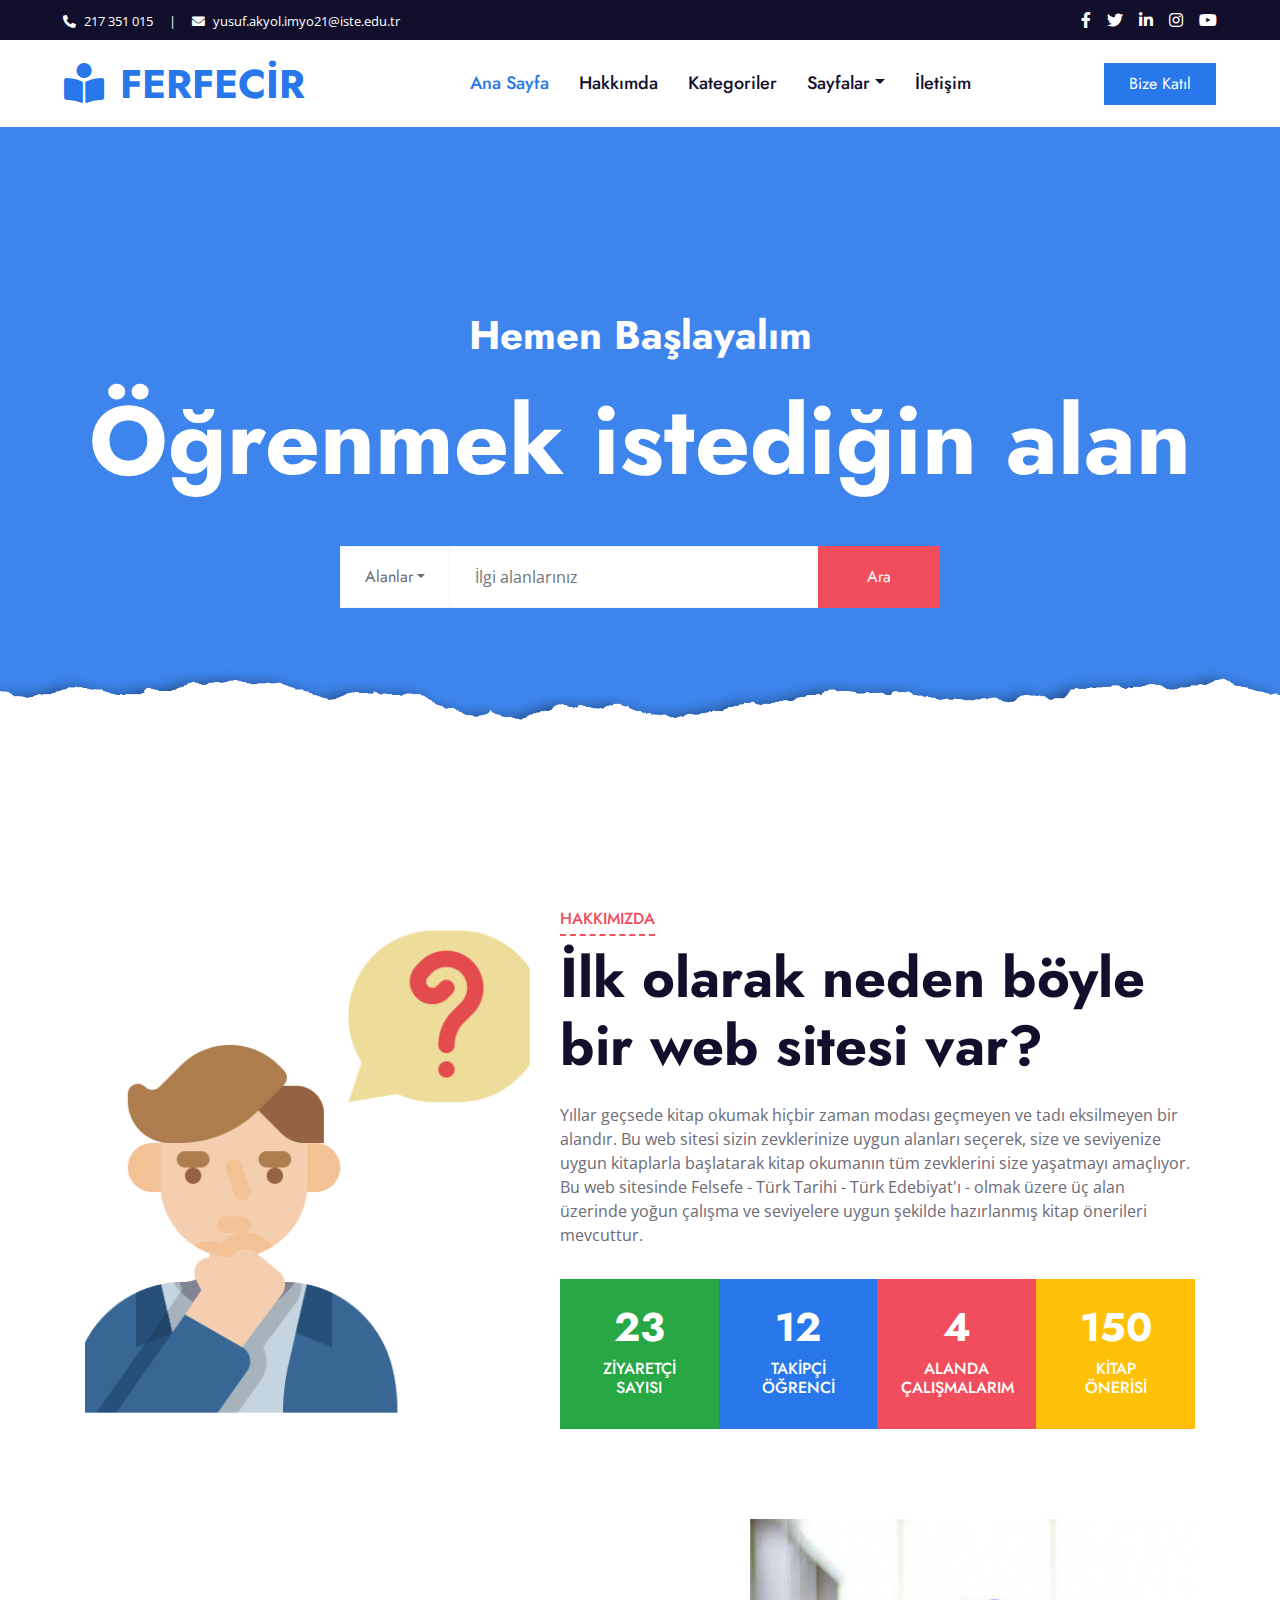
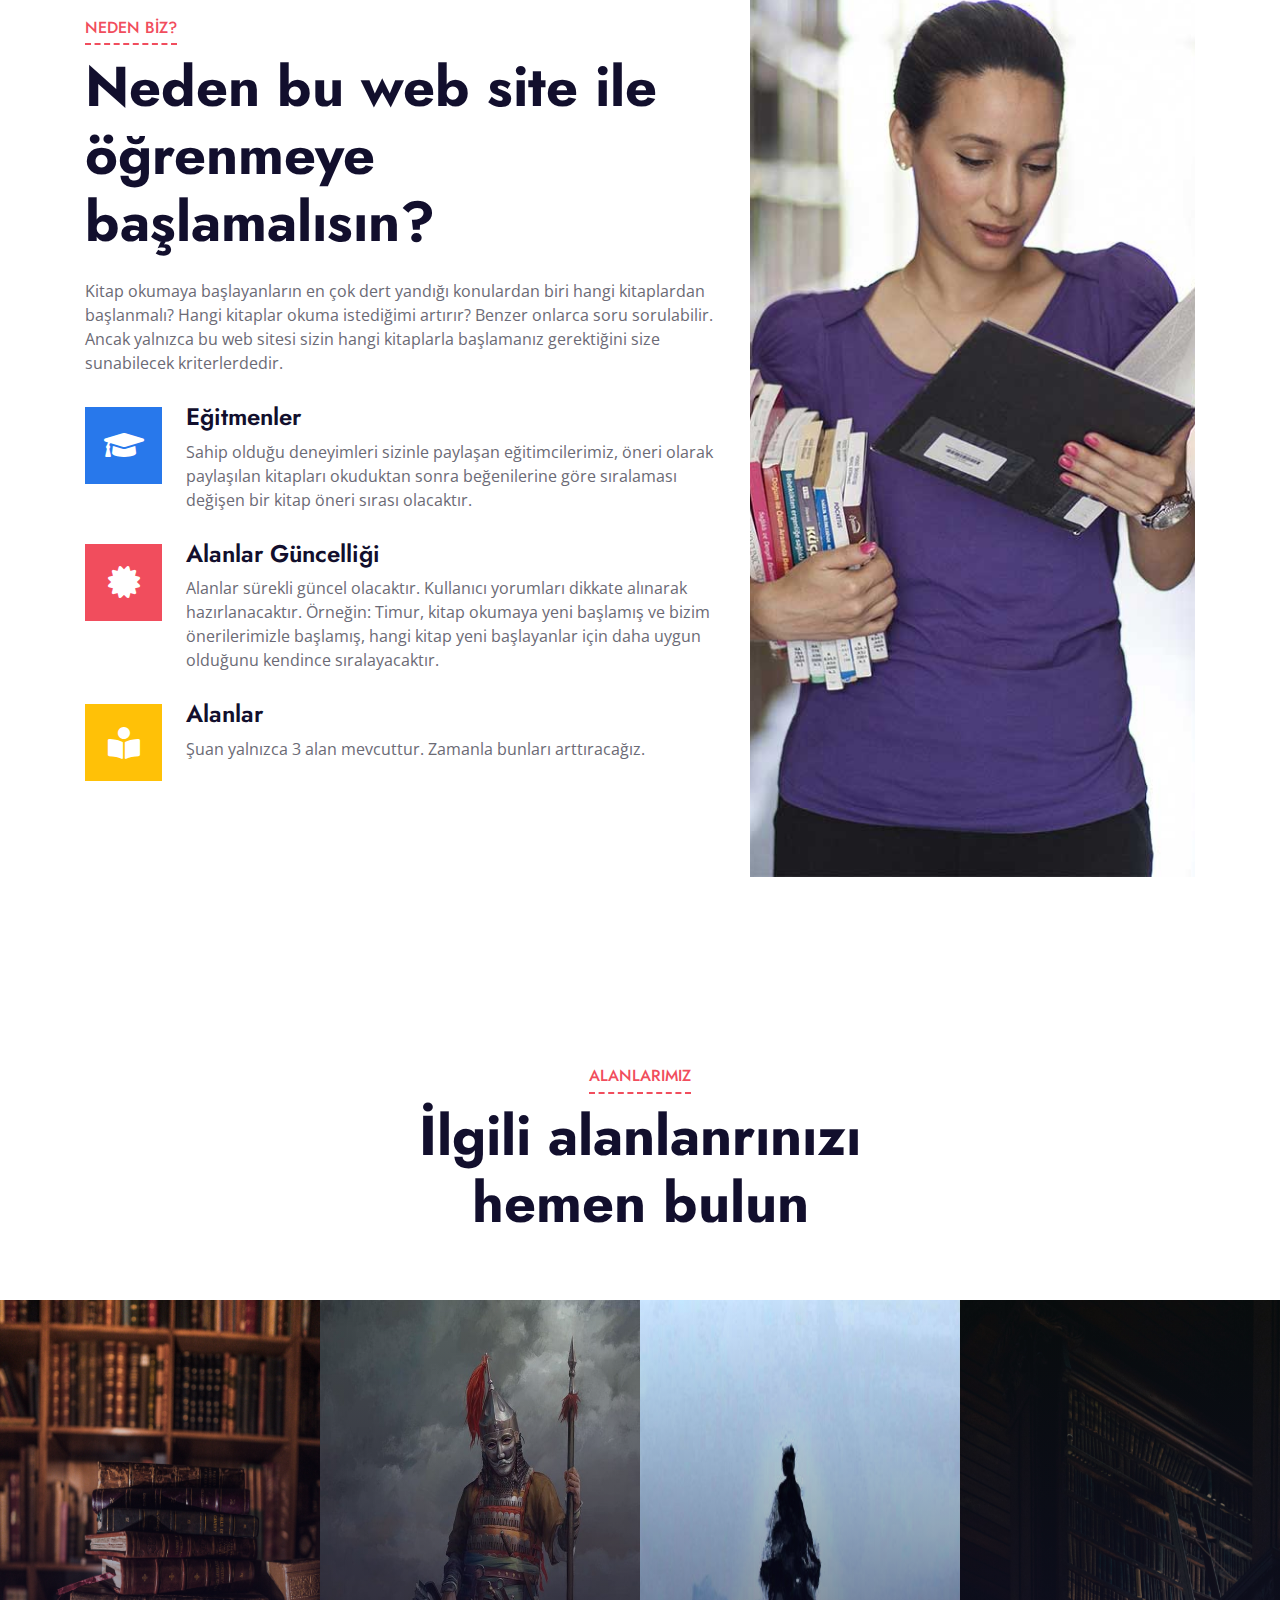
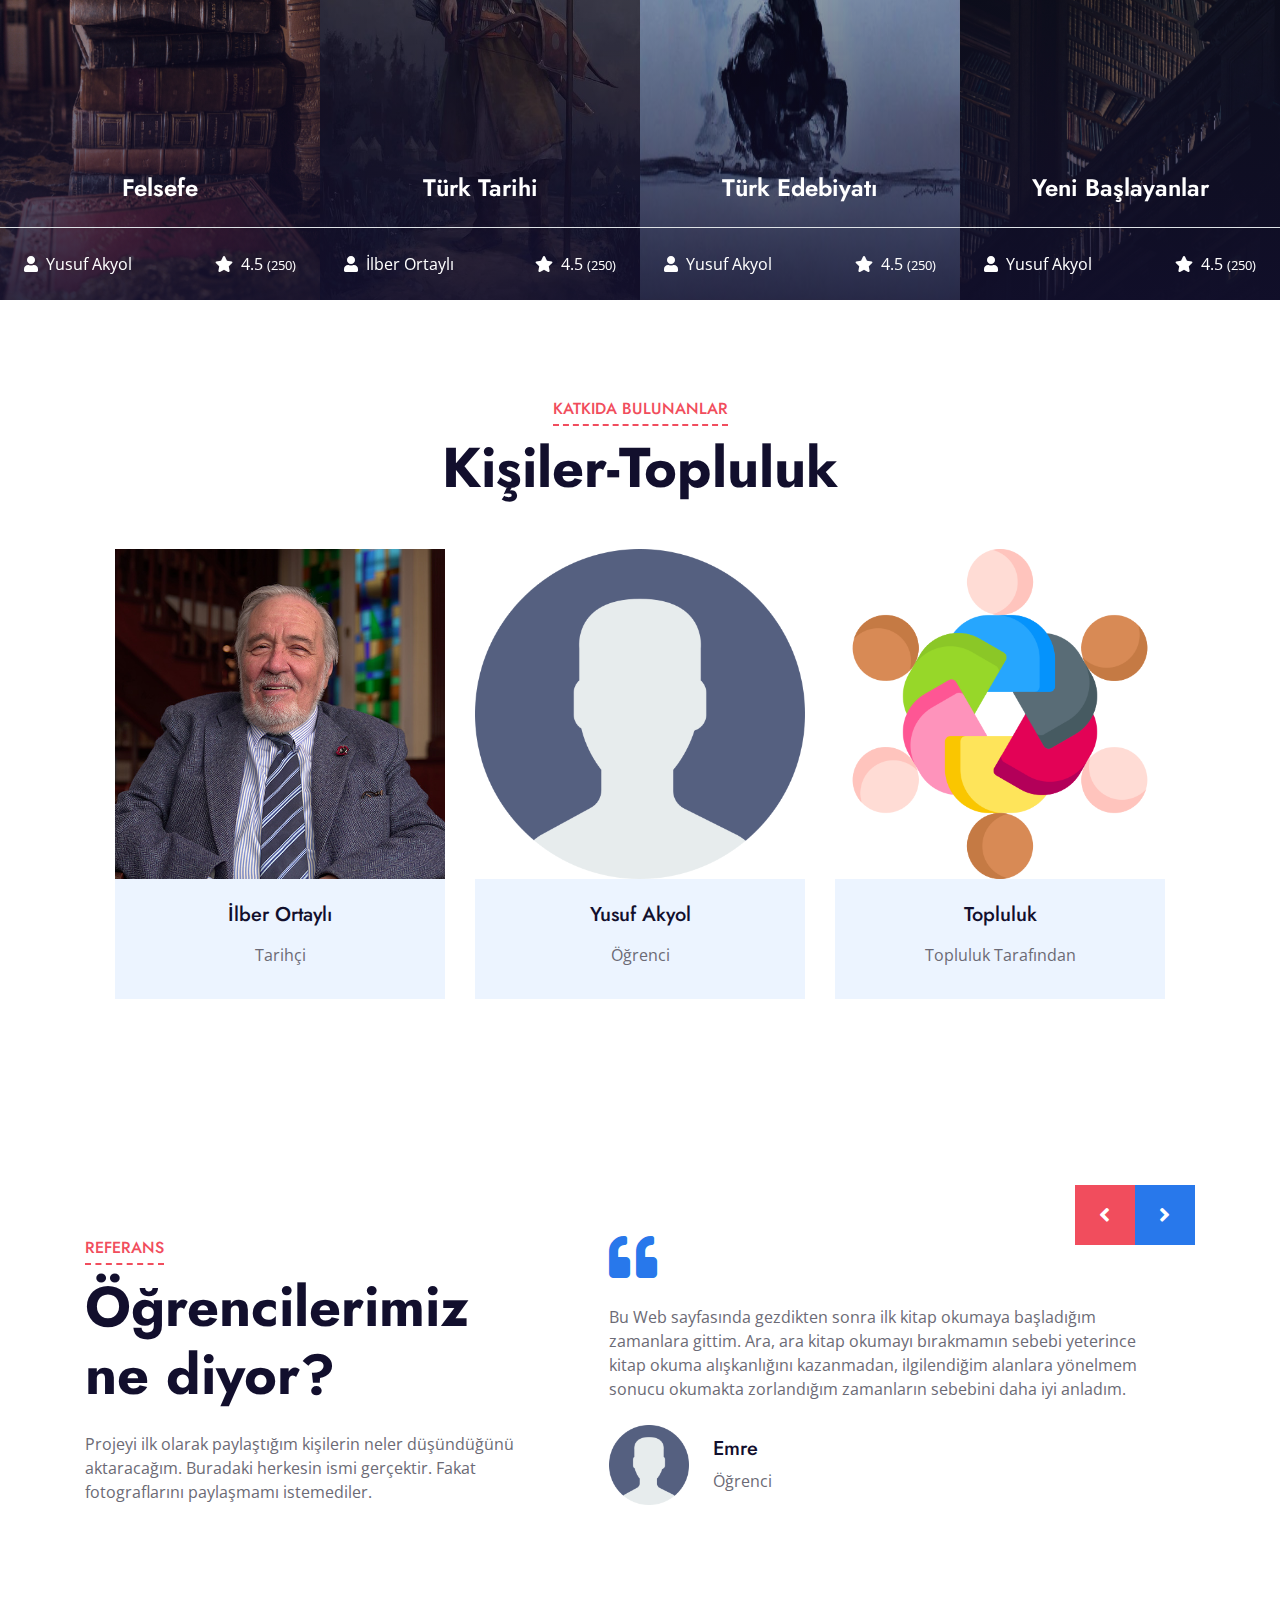
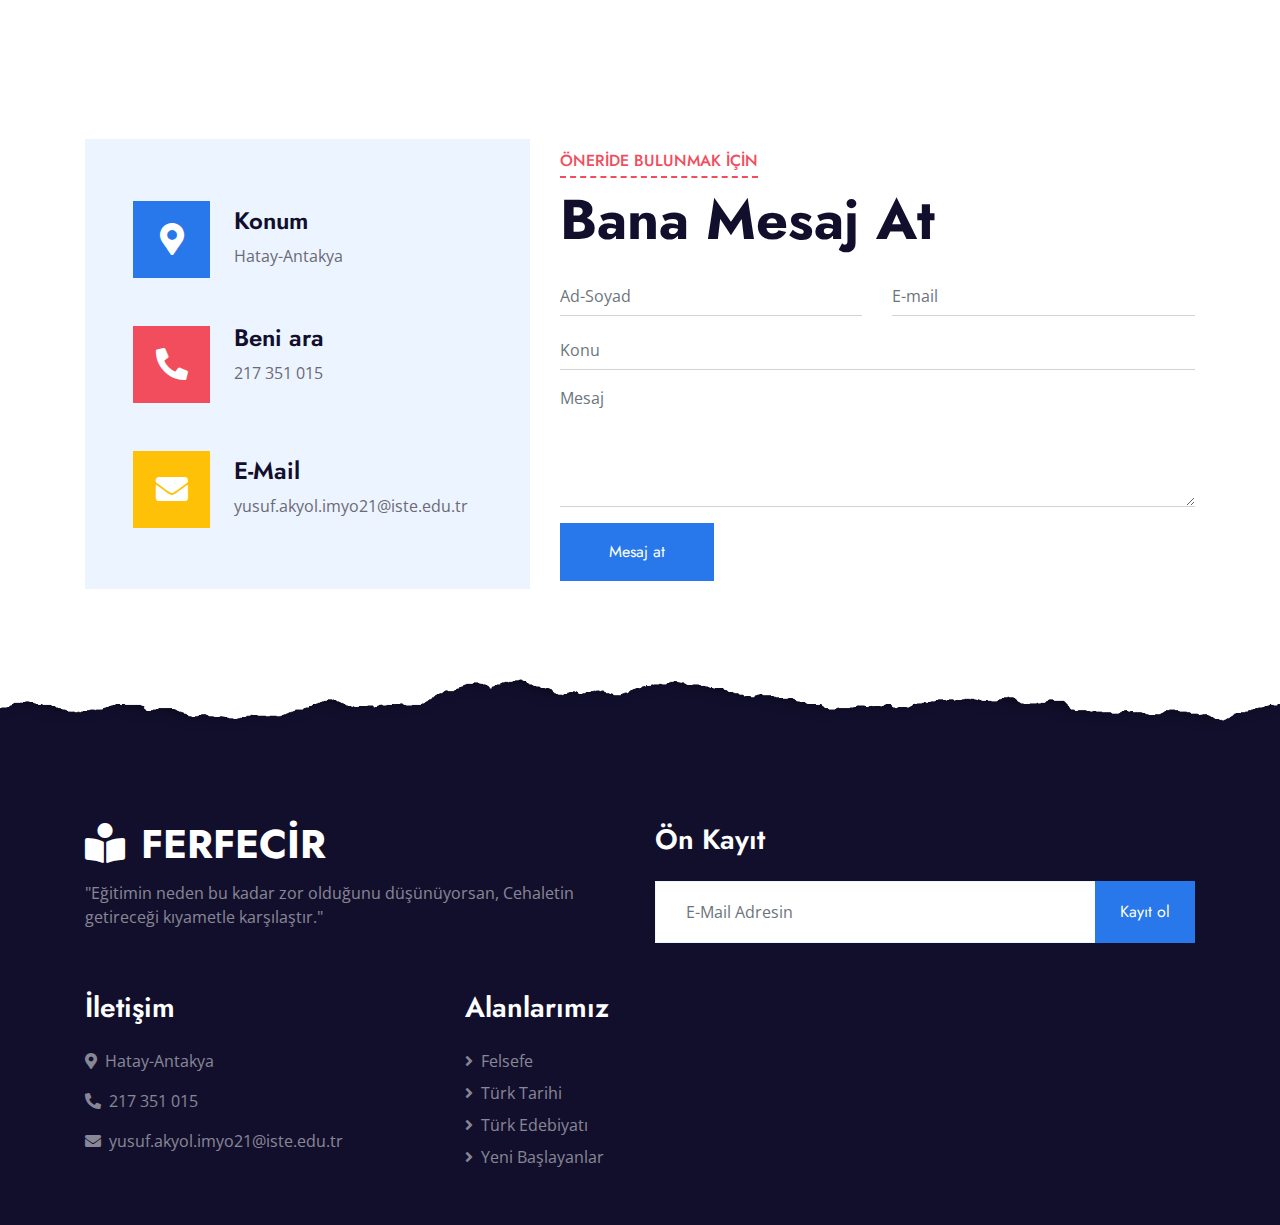
<file: index.html>
<!DOCTYPE html>
<html lang="tr">

<head>
    <meta charset="utf-8">
    <title>Ferfecir - Kitap rehberi</title>
    <meta content="width=device-width, initial-scale=1.0" name="viewport">
    <meta content="" name="keywords">
    <meta content="" name="description">

    <!-- Favicon -->
    <link href="img/favicon.ico" rel="icon">

    <!-- Google Web Fonts -->
    <link rel="preconnect" href="https://fonts.gstatic.com">
    <link href="https://fonts.googleapis.com/css2?family=Jost:wght@500;600;700&family=Open+Sans:wght@400;600&display=swap" rel="stylesheet"> 

    <!-- Font Awesome -->
    <link href="https://cdnjs.cloudflare.com/ajax/libs/font-awesome/5.10.0/css/all.min.css" rel="stylesheet">

    <!-- Libraries Stylesheet -->
    <link href="lib/owlcarousel/assets/owl.carousel.min.css" rel="stylesheet">

    <!-- Customized Bootstrap Stylesheet -->
    <link href="css/style.css" rel="stylesheet">
</head>

<body>
    <!-- Topbar Start -->
    <div class="container-fluid bg-dark">
        <div class="row py-2 px-lg-5">
            <div class="col-lg-6 text-center text-lg-left mb-2 mb-lg-0">
                <div class="d-inline-flex align-items-center text-white">
                    <small><i class="fa fa-phone-alt mr-2"></i>217 351 015</small>
                    <small class="px-3">|</small>
                    <small><i class="fa fa-envelope mr-2"></i>yusuf.akyol.imyo21@iste.edu.tr</small>
                </div>
            </div>
            <div class="col-lg-6 text-center text-lg-right">
                <div class="d-inline-flex align-items-center">
                    <a class="text-white px-2" href="">
                        <i class="fab fa-facebook-f"></i>
                    </a>
                    <a class="text-white px-2" href="">
                        <i class="fab fa-twitter"></i>
                    </a>
                    <a class="text-white px-2" href="">
                        <i class="fab fa-linkedin-in"></i>
                    </a>
                    <a class="text-white px-2" href="">
                        <i class="fab fa-instagram"></i>
                    </a>
                    <a class="text-white pl-2" href="">
                        <i class="fab fa-youtube"></i>
                    </a>
                </div>
            </div>
        </div>
    </div>
    <!-- Topbar End -->


    <!-- Navbar Start -->
    <div class="container-fluid p-0">
        <nav class="navbar navbar-expand-lg bg-white navbar-light py-3 py-lg-0 px-lg-5">
            <a href="index.html" class="navbar-brand ml-lg-3">
                <h1 class="m-0 text-uppercase text-primary"><i class="fa fa-book-reader mr-3"></i>Ferfecir</h1>
            </a>
            <button type="button" class="navbar-toggler" data-toggle="collapse" data-target="#navbarCollapse">
                <span class="navbar-toggler-icon"></span>
            </button>
            <div class="collapse navbar-collapse justify-content-between px-lg-3" id="navbarCollapse">
                <div class="navbar-nav mx-auto py-0">
                    <a href="index.html" class="nav-item nav-link active">Ana Sayfa</a>
                    <a href="about.html" class="nav-item nav-link">Hakkımda</a>
                    <a href="course.html" class="nav-item nav-link">Kategoriler</a>
                    <div class="nav-item dropdown">
                        <a href="#" class="nav-link dropdown-toggle" data-toggle="dropdown">Sayfalar</a>
                        <div class="dropdown-menu m-0">
                            <a href="felsefe.html" class="dropdown-item">Felsefe</a>
                            <a href="türktarihi.html" class="dropdown-item">Türk Tarihi</a>
                            <a href="edebiyat.html" class="dropdown-item">Türk Edebiyatı</a>
                            <a href="yeni.html" class="dropdown-item">Yeni Başlayanlar</a>
                        </div>
                    </div>
                    <a href="contact.html" class="nav-item nav-link">İletişim</a>
                </div>
                <a href="" class="btn btn-primary py-2 px-4 d-none d-lg-block">Bize Katıl</a>
            </div>
        </nav>
    </div>
    <!-- Navbar End -->


    <!-- Header Start -->
    <div class="jumbotron jumbotron-fluid position-relative overlay-bottom" style="margin-bottom: 90px;">
        <div class="container text-center my-5 py-5">
            <h1 class="text-white mt-4 mb-4">Hemen Başlayalım</h1>
            <h1 class="text-white display-1 mb-5">Öğrenmek istediğin alan</h1>
            <div class="mx-auto mb-5" style="width: 100%; max-width: 600px;">
                <div class="input-group">
                    <div class="input-group-prepend"> 
                        <button class="btn btn-outline-light bg-white text-body px-4 dropdown-toggle" type="button" data-toggle="dropdown"
                            aria-haspopup="true" aria-expanded="false">Alanlar</button>
                        <div class="dropdown-menu">
                            <a class="dropdown-item" href="#">Felsefe</a>
                            <a class="dropdown-item" href="#">Türk Tarihi</a>
                            <a class="dropdown-item" href="#">Türk Edebiyatı</a>
                        </div>
                    </div>
                    <input type="text" class="form-control border-light" style="padding: 30px 25px;" placeholder="İlgi alanlarınız">
                    <div class="input-group-append">
                        <button class="btn btn-secondary px-4 px-lg-5">Ara</button>
                    </div>
                </div>
            </div>
        </div>
    </div>
    <!-- Header End -->


    <!-- About Start -->
    <div class="container-fluid py-5">
        <div class="container py-5">
            <div class="row">
                <div class="col-lg-5 mb-5 mb-lg-0" style="min-height: 500px;">
                    <div class="position-relative h-100">
                        <img  class="position-absolute w-100 h-100" src="img/problem2.png" style="object-fit: cover;">
                    </div>
                </div>
                <div class="col-lg-7">
                    <div class="section-title position-relative mb-4">
                        <h6 class="d-inline-block position-relative text-secondary text-uppercase pb-2">Hakkımızda</h6>
                        <h1 class="display-4">İlk olarak neden böyle bir web sitesi var?</h1>
                    </div>
                    <p>Yıllar geçsede kitap okumak hiçbir zaman modası geçmeyen ve tadı eksilmeyen bir alandır. Bu web sitesi sizin zevklerinize uygun alanları seçerek, size ve seviyenize uygun kitaplarla başlatarak kitap okumanın tüm zevklerini size yaşatmayı amaçlıyor. Bu web sitesinde Felsefe - Türk Tarihi - Türk Edebiyat'ı - olmak üzere üç alan üzerinde yoğun çalışma ve seviyelere uygun şekilde hazırlanmış kitap önerileri mevcuttur.</p>
                    <div class="row pt-3 mx-0">
                        <div class="col-3 px-0">
                            <div class="bg-success text-center p-4">
                                <h1 class="text-white" data-toggle="counter-up">23</h1>
                                <h6 class="text-uppercase text-white">Ziyaretçi<span class="d-block">Sayısı</span></h6>
                            </div>
                        </div>
                        <div class="col-3 px-0">
                            <div class="bg-primary text-center p-4">
                                <h1 class="text-white" data-toggle="counter-up">12</h1>
                                <h6 class="text-uppercase text-white">Takipçi<span class="d-block">Öğrenci</span></h6>
                            </div>
                        </div>
                        <div class="col-3 px-0">
                            <div class="bg-secondary text-center p-4">
                                <h1 class="text-white" data-toggle="counter-up">4</h1>
                                <h6 class="text-uppercase text-white">Alanda<span class="d-block">Çalışmalarım</span></h6>
                            </div>
                        </div>
                        <div class="col-3 px-0">
                            <div class="bg-warning text-center p-4">
                                <h1 class="text-white" data-toggle="counter-up">150</h1>
                                <h6 class="text-uppercase text-white">Kitap<span class="d-block">Önerisi</span></h6>
                            </div>
                        </div>
                    </div>
                </div>
            </div>
        </div>
    </div>
    <!-- About End -->


    <!-- Feature Start -->
    <div class="container-fluid bg-image" style="margin: 90px 0;">
        <div class="container">
            <div class="row">
                <div class="col-lg-7 my-5 pt-5 pb-lg-5">
                    <div class="section-title position-relative mb-4">
                        <h6 class="d-inline-block position-relative text-secondary text-uppercase pb-2">Neden BİZ?</h6>
                        <h1 class="display-4">Neden bu web site ile öğrenmeye başlamalısın?</h1>
                    </div>
                    <p class="mb-4 pb-2">Kitap okumaya başlayanların en çok dert yandığı konulardan biri hangi kitaplardan başlanmalı? Hangi kitaplar okuma istediğimi artırır? Benzer onlarca soru sorulabilir. Ancak yalnızca bu web sitesi sizin hangi kitaplarla başlamanız gerektiğini size sunabilecek kriterlerdedir.</p>
                    <div class="d-flex mb-3">
                        <div class="btn-icon bg-primary mr-4">
                            <i class="fa fa-2x fa-graduation-cap text-white"></i>
                        </div>
                        <div class="mt-n1">
                            <h4>Eğitmenler</h4>
                            <p>Sahip olduğu deneyimleri sizinle paylaşan eğitimcilerimiz, öneri olarak paylaşılan kitapları okuduktan sonra beğenilerine göre sıralaması değişen bir kitap öneri sırası olacaktır.</p>
                        </div>
                    </div>
                    <div class="d-flex mb-3">
                        <div class="btn-icon bg-secondary mr-4">
                            <i class="fa fa-2x fa-certificate text-white"></i>
                        </div>
                        <div class="mt-n1">
                            <h4>Alanlar Güncelliği</h4>
                            <p>Alanlar sürekli güncel olacaktır. Kullanıcı yorumları dikkate alınarak hazırlanacaktır. 
                                Örneğin: Timur, kitap okumaya yeni başlamış ve bizim önerilerimizle başlamış, hangi kitap yeni başlayanlar için daha uygun olduğunu kendince sıralayacaktır.</p>
                        </div>
                    </div>
                    <div class="d-flex">
                        <div class="btn-icon bg-warning mr-4">
                            <i class="fa fa-2x fa-book-reader text-white"></i>
                        </div>
                        <div class="mt-n1">
                            <h4>Alanlar</h4>
                            <p class="m-0">Şuan yalnızca 3 alan mevcuttur. Zamanla bunları arttıracağız.</p>
                        </div>
                    </div>
                </div>
                <div class="col-lg-5" style="min-height: 500px;">
                    <div class="position-relative h-100">
                        <img class="position-absolute w-100 h-100" src="img/feature.jpg" style="object-fit: cover;">
                    </div>
                </div>
            </div>
        </div>
    </div>
    <!-- Feature Start -->


    <!-- Courses Start -->
    <div class="container-fluid px-0 py-5">
        <div class="row mx-0 justify-content-center pt-5">
            <div class="col-lg-6">
                <div class="section-title text-center position-relative mb-4">
                    <h6 class="d-inline-block position-relative text-secondary text-uppercase pb-2">Alanlarımız</h6>
                    <h1 class="display-4">İlgili alanlanrınızı hemen bulun</h1>
                </div>
            </div>
        </div>
        <div class="owl-carousel courses-carousel">
            <div class="courses-item position-relative">
                <img style="width: 500px; height: 600px;" class="img-fluid" src="img/antique-book.jpg" alt="">
                <div class="courses-text">
                    <h4 class="text-center text-white px-3">Felsefe</h4>
                    <div class="border-top w-100 mt-3">
                        <div class="d-flex justify-content-between p-4">
                            <span class="text-white"><i class="fa fa-user mr-2"></i>Yusuf Akyol</span>
                            <span class="text-white"><i class="fa fa-star mr-2"></i>4.5 <small>(250)</small></span>
                        </div>
                    </div>
                    <div class="w-100 bg-white text-center p-4" >
                        <a class="btn btn-primary" href="felsefe.html">Başlayalım</a>
                    </div>
                </div>
            </div>
            <div class="courses-item position-relative">
                <img style="width: 500px; height: 600px;" class="img-fluid" src="img/turkish.jpg" alt="">
                <div class="courses-text">
                    <h4 class="text-center text-white px-3">Türk Tarihi</h4>
                    <div class="border-top w-100 mt-3">
                        <div class="d-flex justify-content-between p-4">
                            <span class="text-white"><i class="fa fa-user mr-2"></i>İlber Ortaylı</span>
                            <span class="text-white"><i class="fa fa-star mr-2"></i>4.5 <small>(250)</small></span>
                        </div>
                    </div>
                    <div class="w-100 bg-white text-center p-4" >
                        <a class="btn btn-primary" href="türktarihi.html">Başlayalım</a>
                    </div>
                </div>
            </div>
            <div class="courses-item position-relative">
                <img style="width: 400px; height: 600px;" class="img-fluid" src="img/memed.jpeg" alt="">
                <div class="courses-text">
                    <h4 class="text-center text-white px-3">Türk Edebiyatı</h4>
                    <div class="border-top w-100 mt-3">
                        <div class="d-flex justify-content-between p-4">
                            <span class="text-white"><i class="fa fa-user mr-2"></i>Yusuf Akyol</span>
                            <span class="text-white"><i class="fa fa-star mr-2"></i>4.5 <small>(250)</small></span>
                        </div>
                    </div>
                    <div class="w-100 bg-white text-center p-4" >
                        <a class="btn btn-primary" href="edebiyat.html">Başlayalım</a>
                    </div>
                </div>
            </div>
            <div class="courses-item position-relative">
                <img style="width: 500px; height: 600px;" class="img-fluid" src="img/henry-be-TCsCykbwSJw-unsplash.jpg" alt="">
                <div class="courses-text">
                    <h4 class="text-center text-white px-3">Yeni Başlayanlar</h4>
                    <div class="border-top w-100 mt-3">
                        <div class="d-flex justify-content-between p-4">
                            <span class="text-white"><i class="fa fa-user mr-2"></i>Yusuf Akyol</span>
                            <span class="text-white"><i class="fa fa-star mr-2"></i>4.5 <small>(250)</small></span>
                        </div>
                    </div>
                    <div class="w-100 bg-white text-center p-4" >
                        <a class="btn btn-primary" href="yeni.html">Başlayalım</a>
                    </div>
                </div>
            </div>
            <!-- <div class="courses-item position-relative">
                <img class="img-fluid" src="img/courses-5.jpg" alt="">
                <div class="courses-text">
                    <h4 class="text-center text-white px-3">Web design & development courses for beginners</h4>
                    <div class="border-top w-100 mt-3">
                        <div class="d-flex justify-content-between p-4">
                            <span class="text-white"><i class="fa fa-user mr-2"></i>Jhon Doe</span>
                            <span class="text-white"><i class="fa fa-star mr-2"></i>4.5 <small>(250)</small></span>
                        </div>
                    </div>
                    <div class="w-100 bg-white text-center p-4" >
                        <a class="btn btn-primary" href="detail.html">Course Detail</a>
                    </div>
                </div>
            </div>
            <div class="courses-item position-relative">
                <img class="img-fluid" src="img/courses-6.jpg" alt="">
                <div class="courses-text">
                    <h4 class="text-center text-white px-3">Web design & development courses for beginners</h4>
                    <div class="border-top w-100 mt-3">
                        <div class="d-flex justify-content-between p-4">
                            <span class="text-white"><i class="fa fa-user mr-2"></i>Jhon Doe</span>
                            <span class="text-white"><i class="fa fa-star mr-2"></i>4.5 <small>(250)</small></span>
                        </div>
                    </div>
                    <div class="w-100 bg-white text-center p-4" >
                        <a class="btn btn-primary" href="detail.html">Course Detail</a>
                    </div>
                </div>
            </div>
        </div> -->
        <!-- <div class="row justify-content-center bg-image mx-0 mb-5">
            <div class="col-lg-6 py-5">
                <div class="bg-white p-5 my-5">
                    <h1 class="text-center mb-4">30% Off For New Students</h1>
                    <form>
                        <div class="form-row">
                            <div class="col-sm-6">
                                <div class="form-group">
                                    <input type="text" class="form-control bg-light border-0" placeholder="Your Name" style="padding: 30px 20px;">
                                </div>
                            </div>
                            <div class="col-sm-6">
                                <div class="form-group">
                                    <input type="email" class="form-control bg-light border-0" placeholder="Your Email" style="padding: 30px 20px;">
                                </div>
                            </div>
                        </div>
                        <div class="form-row">
                            <div class="col-sm-6">
                                <div class="form-group">
                                    <select class="custom-select bg-light border-0 px-3" style="height: 60px;">
                                        <option selected>Select A courses</option>
                                        <option value="1">courses 1</option>
                                        <option value="2">courses 1</option>
                                        <option value="3">courses 1</option>
                                    </select>
                                </div>
                            </div>
                            <div class="col-sm-6">
                                <button class="btn btn-primary btn-block" type="submit" style="height: 60px;">Sign Up Now</button>
                            </div>
                        </div>
                    </form>
                </div>
            </div>
        </div> -->
    </div>
    <!-- Courses End -->


    <!-- Team Start -->
    <div class="container-fluid py-5">
        <div class="container py-5">
            <div class="section-title text-center position-relative mb-5">
                <h6 class="d-inline-block position-relative text-secondary text-uppercase pb-2">Katkıda Bulunanlar</h6>
                <h1 class="display-4">Kişiler-Topluluk</h1>
            </div>
            <div class="owl-carousel team-carousel position-relative" style="padding: 0 30px;">
                <div class="team-item">
                    <img class="img-fluid w-100" src="img/ilberortaylı.jpg" alt="">
                    <div class="bg-light text-center p-4">
                        <h5 class="mb-3">İlber Ortaylı</h5>
                        <p class="mb-2">Tarihçi</p>
                        
                    </div>
                </div>
                <div class="team-item">
                    <img class="img-fluid w-100" src="img/user.png" alt="">
                    <div class="bg-light text-center p-4">
                        <h5 class="mb-3">Yusuf Akyol</h5>
                        <p class="mb-2">Öğrenci</p>
                        
                    </div>
                </div>
                <div class="team-item">
                    <img class="img-fluid w-100" src="img/com.png" alt="">
                    <div class="bg-light text-center p-4">
                        <h5 class="mb-3">Topluluk</h5>
                        <p class="mb-2">Topluluk Tarafından</p>

                    </div>
                </div>
            </div>
        </div>
    </div>
    <!-- Team End -->


    <!-- Testimonial Start -->
    <div class="container-fluid bg-image py-5" style="margin: 90px 0;">
        <div class="container py-5">
            <div class="row align-items-center">
                <div class="col-lg-5 mb-5 mb-lg-0">
                    <div class="section-title position-relative mb-4">
                        <h6 class="d-inline-block position-relative text-secondary text-uppercase pb-2">Referans</h6>
                        <h1 class="display-4">Öğrencilerimiz ne diyor?</h1>
                    </div>
                    <p class="m-0">Projeyi ilk olarak paylaştığım kişilerin neler düşündüğünü aktaracağım. Buradaki herkesin ismi gerçektir. Fakat fotograflarını paylaşmamı istemediler.
                    </p>
                </div>
                <div class="col-lg-7">
                    <div class="owl-carousel testimonial-carousel">
                        <div class="bg-white p-5">
                            <i class="fa fa-3x fa-quote-left text-primary mb-4"></i>
                            <p>Bu Web sayfasında gezdikten sonra ilk kitap okumaya başladığım zamanlara gittim. Ara, ara kitap okumayı bırakmamın sebebi yeterince kitap okuma alışkanlığını kazanmadan, ilgilendiğim alanlara yönelmem sonucu okumakta zorlandığım zamanların sebebini daha iyi anladım.</p>
                            <div class="d-flex flex-shrink-0 align-items-center mt-4">
                                <img class="img-fluid mr-4" src="img/user.png" alt="">
                                <div>
                                    <h5>Emre</h5>
                                    <span>Öğrenci</span>
                                </div>
                            </div>
                        </div>
                        <div class="bg-white p-5">
                            <i class="fa fa-3x fa-quote-left text-primary mb-4"></i>
                            <p>Daha da gelişeeğine her alanda karşıma çıkmasını istediğim bir web sitesi olacaktır. Gelişmesinin en büyük yardımı bizim yorumlarımıza dayanması ayrıca daha da büyüyeceğinin kanıtıdır.</p>
                            <div class="d-flex flex-shrink-0 align-items-center mt-4">
                                <img class="img-fluid mr-4" src="img/user.png" alt="">
                                <div>
                                    <h5>Mehmet</h5>
                                    <span>Öğrenci</span>
                                </div>
                            </div>
                        </div>
                    </div>
                </div>
            </div>
        </div>
    </div>
    <!-- Testimonial Start -->


    <!-- Contact Start -->
    <div class="container-fluid py-5">
        <div class="container py-5">
            <div class="row align-items-center">
                <div class="col-lg-5 mb-5 mb-lg-0">
                    <div class="bg-light d-flex flex-column justify-content-center px-5" style="height: 450px;">
                        <div class="d-flex align-items-center mb-5">
                            <div class="btn-icon bg-primary mr-4">
                                <i class="fa fa-2x fa-map-marker-alt text-white"></i>
                            </div>
                            <div class="mt-n1">
                                <h4>Konum</h4>
                                <p class="m-0">Hatay-Antakya</p>
                            </div>
                        </div>
                        <div class="d-flex align-items-center mb-5">
                            <div class="btn-icon bg-secondary mr-4">
                                <i class="fa fa-2x fa-phone-alt text-white"></i>
                            </div>
                            <div class="mt-n1">
                                <h4>Beni ara</h4>
                                <p class="m-0">217 351 015<p>
                            </div>
                        </div>
                        <div class="d-flex align-items-center">
                            <div class="btn-icon bg-warning mr-4">
                                <i class="fa fa-2x fa-envelope text-white"></i>
                            </div>
                            <div class="mt-n1">
                                <h4>E-Mail</h4>
                                <p class="m-0">yusuf.akyol.imyo21@iste.edu.tr</p>
                            </div>
                        </div>
                    </div>
                </div>
                <div class="col-lg-7">
                    <div class="section-title position-relative mb-4">
                        <h6 class="d-inline-block position-relative text-secondary text-uppercase pb-2">
                            Öneride bulunmak İÇİN
                        </h6>
                        <h1 class="display-4">Bana Mesaj At</h1>
                    </div>
                    <div class="contact-form">
                        <form>
                            <div class="row">
                                <div class="col-6 form-group">
                                    <input type="text" class="form-control border-top-0 border-right-0 border-left-0 p-0" placeholder="Ad-Soyad" required="required">
                                </div>
                                <div class="col-6 form-group">
                                    <input type="email" class="form-control border-top-0 border-right-0 border-left-0 p-0" placeholder="E-mail" required="required">
                                </div>
                            </div>
                            <div class="form-group">
                                <input type="text" class="form-control border-top-0 border-right-0 border-left-0 p-0" placeholder="Konu" required="required">
                            </div>
                            <div class="form-group">
                                <textarea class="form-control border-top-0 border-right-0 border-left-0 p-0" rows="5" placeholder="Mesaj" required="required"></textarea>
                            </div>
                            <div>
                                <button class="btn btn-primary py-3 px-5" type="submit">Mesaj at</button>
                            </div>
                        </form>
                    </div>
                </div>
            </div>
        </div>
    </div>
    <!-- Contact End -->


    <!-- Footer Start -->
    <div class="container-fluid position-relative overlay-top bg-dark text-white-50 py-5" style="margin-top: 90px;">
        <div class="container mt-5 pt-5">
            <div class="row">
                <div class="col-md-6 mb-5">
                    <a href="index.html" class="navbar-brand">
                        <h1 class="mt-n2 text-uppercase text-white"><i class="fa fa-book-reader mr-3"></i>Ferfecir</h1>
                    </a>
                    <p class="m-0">"Eğitimin neden bu kadar zor olduğunu düşünüyorsan, Cehaletin getireceği kıyametle karşılaştır."</p>
                </div>
                <div class="col-md-6 mb-5">
                    <h3 class="text-white mb-4">Ön Kayıt</h3>
                    <div class="w-100">
                        <div class="input-group">
                            <input type="text" class="form-control border-light" style="padding: 30px;" placeholder="E-Mail Adresin">
                            <div class="input-group-append">
                                <button class="btn btn-primary px-4">Kayıt ol</button>
                            </div>
                        </div>
                    </div>
                </div>
            </div>
            <div class="row">
                <div class="col-md-4 mb-5">
                    <h3 class="text-white mb-4">İletişim</h3>
                    <p><i class="fa fa-map-marker-alt mr-2"></i>Hatay-Antakya</p>
                    <p><i class="fa fa-phone-alt mr-2"></i>217 351 015</p>
                    <p><i class="fa fa-envelope mr-2"></i>yusuf.akyol.imyo21@iste.edu.tr</p>
                    
                </div>
                <div class="col-md-4 mb-5">
                    <h3 class="text-white mb-4">Alanlarımız</h3>
                    <div class="d-flex flex-column justify-content-start">
                        <a class="text-white-50 mb-2" href="felsefe.html"><i class="fa fa-angle-right mr-2"></i>Felsefe</a>
                        <a class="text-white-50 mb-2" href="türktarihi.html"><i class="fa fa-angle-right mr-2"></i>Türk Tarihi</a>
                        <a class="text-white-50 mb-2" href="edebiyat.html"><i class="fa fa-angle-right mr-2"></i>Türk Edebiyatı</a>
                        <a class="text-white-50 mb-2" href="yeni.html"><i class="fa fa-angle-right mr-2"></i>Yeni Başlayanlar</a>
                    </div>
                </div>
                
            </div>
        </div>
    </div>
    
    <!-- Footer End -->


    <!-- Back to Top -->
    <a href="#" class="btn btn-lg btn-primary rounded-0 btn-lg-square back-to-top"><i class="fa fa-angle-double-up"></i></a>


    <!-- JavaScript Libraries -->
    <script src="https://code.jquery.com/jquery-3.4.1.min.js"></script>
    <script src="https://stackpath.bootstrapcdn.com/bootstrap/4.4.1/js/bootstrap.bundle.min.js"></script>
    <script src="lib/easing/easing.min.js"></script>
    <script src="lib/waypoints/waypoints.min.js"></script>
    <script src="lib/counterup/counterup.min.js"></script>
    <script src="lib/owlcarousel/owl.carousel.min.js"></script>

    <!-- Template Javascript -->
    <script src="js/main.js"></script>
</body>

</html>
</file>
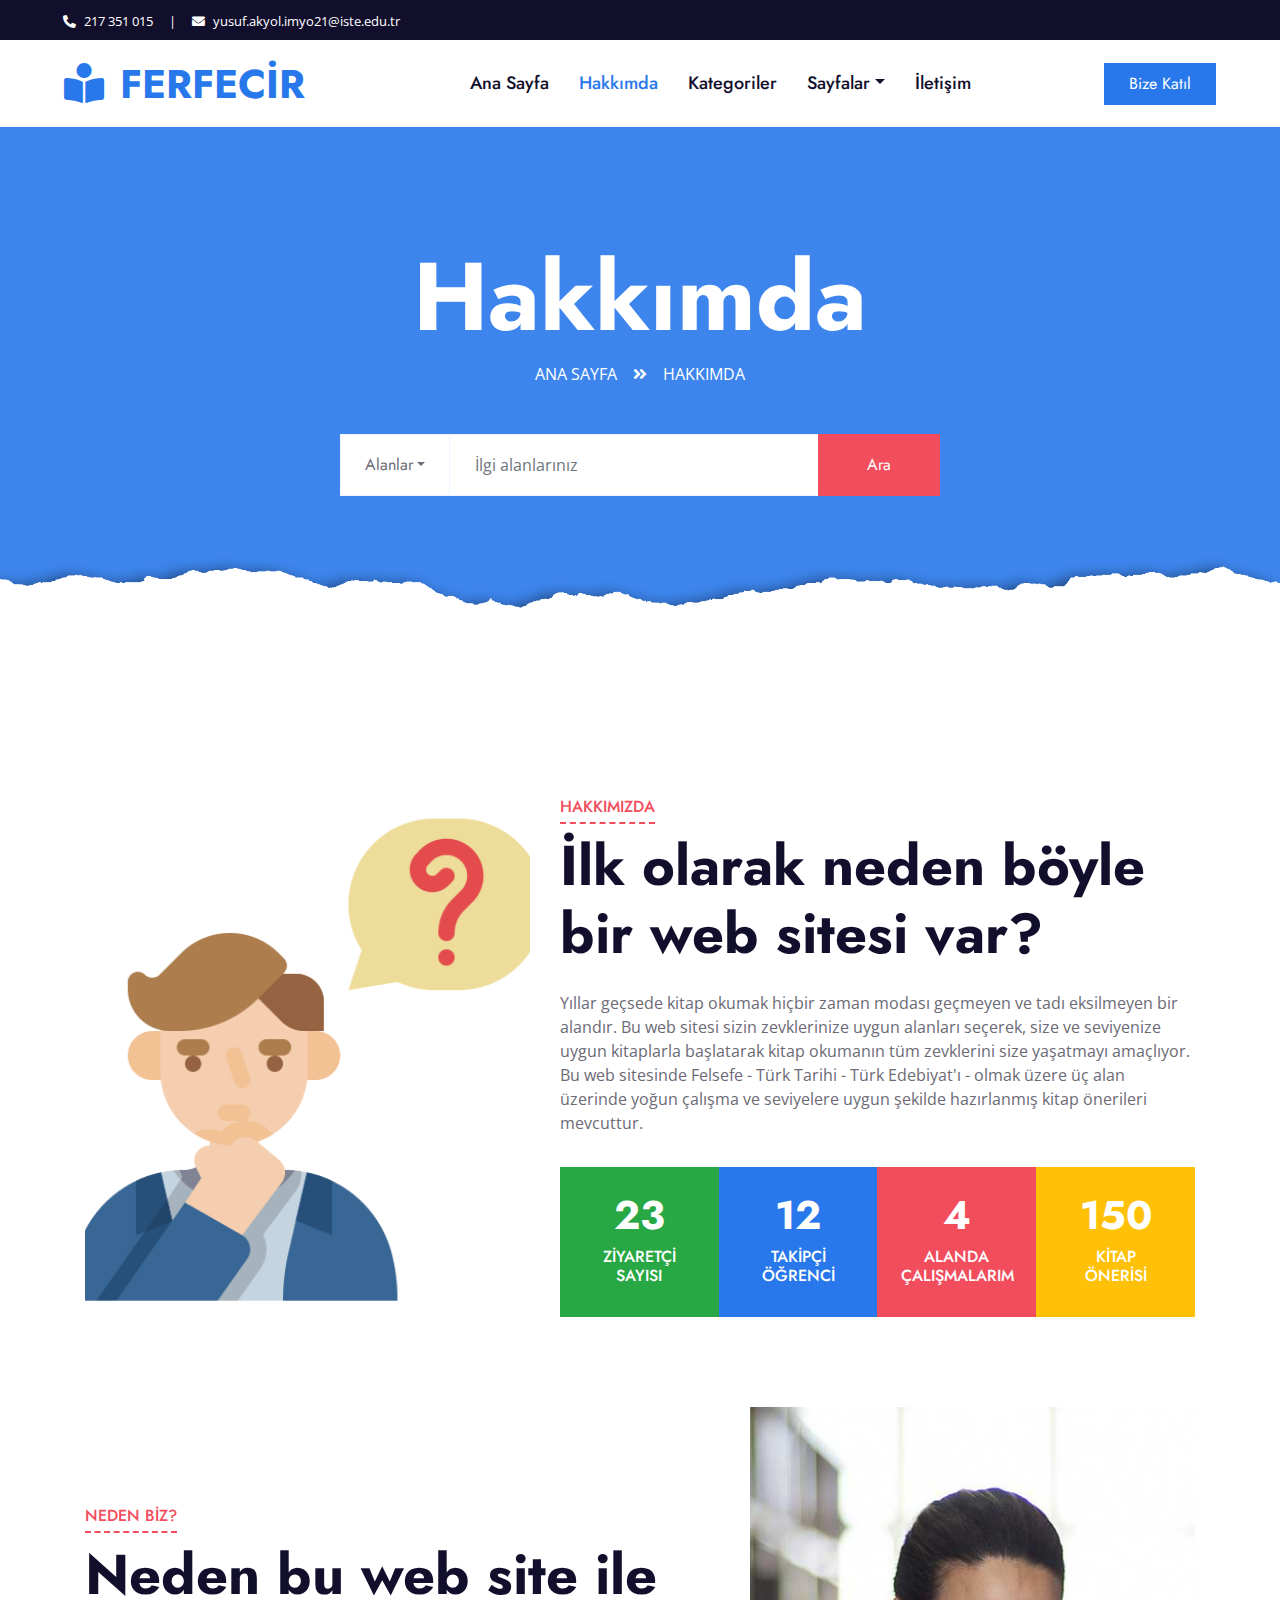
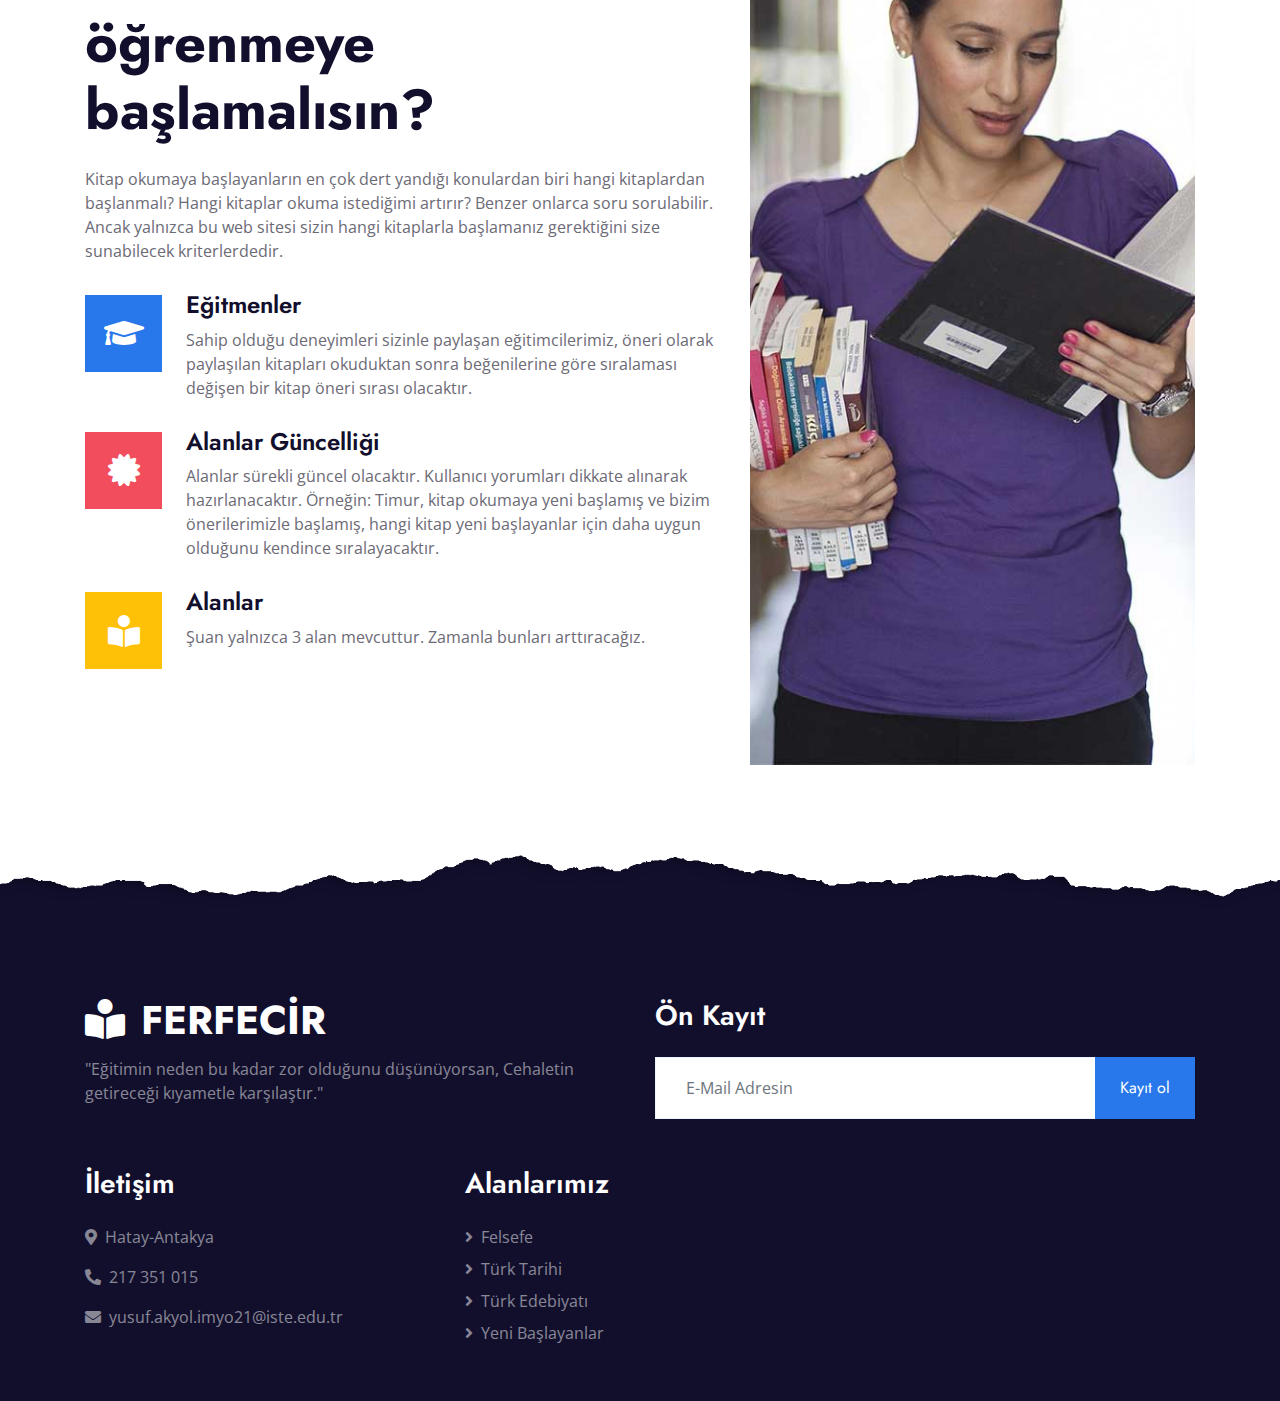
<file: about.html>
<!DOCTYPE html>
<html lang="tr">

<head>
    <meta charset="utf-8">
    <title>Ferfecir - Kitap rehberi</title>
    <meta content="width=device-width, initial-scale=1.0" name="viewport">
    <meta content="" name="keywords">
    <meta content="" name="description">

    <!-- Favicon -->
    <link href="img/favicon.ico" rel="icon">

    <!-- Google Web Fonts -->
    <link rel="preconnect" href="https://fonts.gstatic.com">
    <link href="https://fonts.googleapis.com/css2?family=Jost:wght@500;600;700&family=Open+Sans:wght@400;600&display=swap" rel="stylesheet"> 

    <!-- Font Awesome -->
    <link href="https://cdnjs.cloudflare.com/ajax/libs/font-awesome/5.10.0/css/all.min.css" rel="stylesheet">

    <!-- Libraries Stylesheet -->
    <link href="lib/owlcarousel/assets/owl.carousel.min.css" rel="stylesheet">

    <!-- Customized Bootstrap Stylesheet -->
    <link href="css/style.css" rel="stylesheet">
</head>

<body>
    <!-- Topbar Start -->
    <div class="container-fluid bg-dark">
        <div class="row py-2 px-lg-5">
            <div class="col-lg-6 text-center text-lg-left mb-2 mb-lg-0">
                <div class="d-inline-flex align-items-center text-white">
                    <small><i class="fa fa-phone-alt mr-2"></i>217 351 015</small>
                    <small class="px-3">|</small>
                    <small><i class="fa fa-envelope mr-2"></i>yusuf.akyol.imyo21@iste.edu.tr</small>
                </div>
            </div>
            
        </div>
    </div>
    <!-- Topbar End -->


    <!-- Navbar Start -->
    <div class="container-fluid p-0">
        <nav class="navbar navbar-expand-lg bg-white navbar-light py-3 py-lg-0 px-lg-5">
            <a href="index.html" class="navbar-brand ml-lg-3">
                <h1 class="m-0 text-uppercase text-primary"><i class="fa fa-book-reader mr-3"></i>Ferfecir</h1>
            </a>
            <button type="button" class="navbar-toggler" data-toggle="collapse" data-target="#navbarCollapse">
                <span class="navbar-toggler-icon"></span>
            </button>
            <div class="collapse navbar-collapse justify-content-between px-lg-3" id="navbarCollapse">
                <div class="navbar-nav mx-auto py-0">
                    <a href="index.html" class="nav-item nav-link">Ana Sayfa</a>
                    <a href="about.html" class="nav-item nav-link active">Hakkımda</a>
                    <a href="course.html" class="nav-item nav-link">Kategoriler</a>
                    <div class="nav-item dropdown">
                        <a href="#" class="nav-link dropdown-toggle" data-toggle="dropdown">Sayfalar</a>
                        <div class="dropdown-menu m-0">
                            <a href="felsefe.html" class="dropdown-item">Felsefe</a>
                            <a href="türktarihi.html" class="dropdown-item">Türk Tarihi</a>
                            <a href="edebiyat.html" class="dropdown-item">Türk Edebiyatı</a>
                            <a href="yeni.html" class="dropdown-item">Yeni Başlayanlar</a>
                        </div>
                    </div>
                    <a href="contact.html" class="nav-item nav-link">İletişim</a>
                </div>
                <a href="" class="btn btn-primary py-2 px-4 d-none d-lg-block">Bize Katıl</a>
            </div>
        </nav>
    </div>
    <!-- Navbar End -->


    <!-- Header Start -->
    <div class="jumbotron jumbotron-fluid page-header position-relative overlay-bottom" style="margin-bottom: 90px;">
        <div class="container text-center py-5">
            <h1 class="text-white display-1">Hakkımda</h1>
            <div class="d-inline-flex text-white mb-5">
                <p class="m-0 text-uppercase"><a class="text-white" href="">Ana Sayfa</a></p>
                <i class="fa fa-angle-double-right pt-1 px-3"></i>
                <p class="m-0 text-uppercase">Hakkımda</p>
            </div>
            <div class="mx-auto mb-5" style="width: 100%; max-width: 600px;">
                <div class="input-group">
                    <div class="input-group-prepend"> 
                        <button class="btn btn-outline-light bg-white text-body px-4 dropdown-toggle" type="button" data-toggle="dropdown"
                            aria-haspopup="true" aria-expanded="false">Alanlar</button>
                        <div class="dropdown-menu">
                            <a class="dropdown-item" href="#">Felsefe</a>
                            <a class="dropdown-item" href="#">Türk Tarihi</a>
                            <a class="dropdown-item" href="#">Türk Edebiyatı</a>
                        </div>
                    </div>
                    <input type="text" class="form-control border-light" style="padding: 30px 25px;" placeholder="İlgi alanlarınız">
                    <div class="input-group-append">
                        <button class="btn btn-secondary px-4 px-lg-5">Ara</button>
                    </div>
                </div>
            </div>
        </div>
    </div>
    <!-- Header End -->


    <!-- About Start -->
    <div class="container-fluid py-5">
        <div class="container py-5">
            <div class="row">
                <div class="col-lg-5 mb-5 mb-lg-0" style="min-height: 500px;">
                    <div class="position-relative h-100">
                        <img  class="position-absolute w-100 h-100" src="img/problem2.png" style="object-fit: cover;">
                    </div>
                </div>
                <div class="col-lg-7">
                    <div class="section-title position-relative mb-4">
                        <h6 class="d-inline-block position-relative text-secondary text-uppercase pb-2">Hakkımızda</h6>
                        <h1 class="display-4">İlk olarak neden böyle bir web sitesi var?</h1>
                    </div>
                    <p>Yıllar geçsede kitap okumak hiçbir zaman modası geçmeyen ve tadı eksilmeyen bir alandır. Bu web sitesi sizin zevklerinize uygun alanları seçerek, size ve seviyenize uygun kitaplarla başlatarak kitap okumanın tüm zevklerini size yaşatmayı amaçlıyor. Bu web sitesinde Felsefe - Türk Tarihi - Türk Edebiyat'ı - olmak üzere üç alan üzerinde yoğun çalışma ve seviyelere uygun şekilde hazırlanmış kitap önerileri mevcuttur.</p>
                    <div class="row pt-3 mx-0">
                        <div class="col-3 px-0">
                            <div class="bg-success text-center p-4">
                                <h1 class="text-white" data-toggle="counter-up">23</h1>
                                <h6 class="text-uppercase text-white">Ziyaretçi<span class="d-block">Sayısı</span></h6>
                            </div>
                        </div>
                        <div class="col-3 px-0">
                            <div class="bg-primary text-center p-4">
                                <h1 class="text-white" data-toggle="counter-up">12</h1>
                                <h6 class="text-uppercase text-white">Takipçi<span class="d-block">Öğrenci</span></h6>
                            </div>
                        </div>
                        <div class="col-3 px-0">
                            <div class="bg-secondary text-center p-4">
                                <h1 class="text-white" data-toggle="counter-up">4</h1>
                                <h6 class="text-uppercase text-white">Alanda<span class="d-block">Çalışmalarım</span></h6>
                            </div>
                        </div>
                        <div class="col-3 px-0">
                            <div class="bg-warning text-center p-4">
                                <h1 class="text-white" data-toggle="counter-up">150</h1>
                                <h6 class="text-uppercase text-white">Kitap<span class="d-block">Önerisi</span></h6>
                            </div>
                        </div>
                    </div>
                </div>
            </div>
        </div>
    </div>
    <!-- About End -->


    <!-- Feature Start -->
    <div class="container-fluid bg-image" style="margin: 90px 0;">
        <div class="container">
            <div class="row">
                <div class="col-lg-7 my-5 pt-5 pb-lg-5">
                    <div class="section-title position-relative mb-4">
                        <h6 class="d-inline-block position-relative text-secondary text-uppercase pb-2">Neden BİZ?</h6>
                        <h1 class="display-4">Neden bu web site ile öğrenmeye başlamalısın?</h1>
                    </div>
                    <p class="mb-4 pb-2">Kitap okumaya başlayanların en çok dert yandığı konulardan biri hangi kitaplardan başlanmalı? Hangi kitaplar okuma istediğimi artırır? Benzer onlarca soru sorulabilir. Ancak yalnızca bu web sitesi sizin hangi kitaplarla başlamanız gerektiğini size sunabilecek kriterlerdedir.</p>
                    <div class="d-flex mb-3">
                        <div class="btn-icon bg-primary mr-4">
                            <i class="fa fa-2x fa-graduation-cap text-white"></i>
                        </div>
                        <div class="mt-n1">
                            <h4>Eğitmenler</h4>
                            <p>Sahip olduğu deneyimleri sizinle paylaşan eğitimcilerimiz, öneri olarak paylaşılan kitapları okuduktan sonra beğenilerine göre sıralaması değişen bir kitap öneri sırası olacaktır.</p>
                        </div>
                    </div>
                    <div class="d-flex mb-3">
                        <div class="btn-icon bg-secondary mr-4">
                            <i class="fa fa-2x fa-certificate text-white"></i>
                        </div>
                        <div class="mt-n1">
                            <h4>Alanlar Güncelliği</h4>
                            <p>Alanlar sürekli güncel olacaktır. Kullanıcı yorumları dikkate alınarak hazırlanacaktır. 
                                Örneğin: Timur, kitap okumaya yeni başlamış ve bizim önerilerimizle başlamış, hangi kitap yeni başlayanlar için daha uygun olduğunu kendince sıralayacaktır.</p>
                        </div>
                    </div>
                    <div class="d-flex">
                        <div class="btn-icon bg-warning mr-4">
                            <i class="fa fa-2x fa-book-reader text-white"></i>
                        </div>
                        <div class="mt-n1">
                            <h4>Alanlar</h4>
                            <p class="m-0">Şuan yalnızca 3 alan mevcuttur. Zamanla bunları arttıracağız.</p>
                        </div>
                    </div>
                </div>
                <div class="col-lg-5" style="min-height: 500px;">
                    <div class="position-relative h-100">
                        <img class="position-absolute w-100 h-100" src="img/feature.jpg" style="object-fit: cover;">
                    </div>
                </div>
            </div>
        </div>
    </div>
    <!-- Feature Start -->


    <div class="container-fluid position-relative overlay-top bg-dark text-white-50 py-5" style="margin-top: 90px;">
        <div class="container mt-5 pt-5">
            <div class="row">
                <div class="col-md-6 mb-5">
                    <a href="index.html" class="navbar-brand">
                        <h1 class="mt-n2 text-uppercase text-white"><i class="fa fa-book-reader mr-3"></i>Ferfecir</h1>
                    </a>
                    <p class="m-0">"Eğitimin neden bu kadar zor olduğunu düşünüyorsan, Cehaletin getireceği kıyametle karşılaştır."</p>
                </div>
                <div class="col-md-6 mb-5">
                    <h3 class="text-white mb-4">Ön Kayıt</h3>
                    <div class="w-100">
                        <div class="input-group">
                            <input type="text" class="form-control border-light" style="padding: 30px;" placeholder="E-Mail Adresin">
                            <div class="input-group-append">
                                <button class="btn btn-primary px-4">Kayıt ol</button>
                            </div>
                        </div>
                    </div>
                </div>
            </div>
            <div class="row">
                <div class="col-md-4 mb-5">
                    <h3 class="text-white mb-4">İletişim</h3>
                    <p><i class="fa fa-map-marker-alt mr-2"></i>Hatay-Antakya</p>
                    <p><i class="fa fa-phone-alt mr-2"></i>217 351 015</p>
                    <p><i class="fa fa-envelope mr-2"></i>yusuf.akyol.imyo21@iste.edu.tr</p>
                    
                </div>
                <div class="col-md-4 mb-5">
                    <h3 class="text-white mb-4">Alanlarımız</h3>
                    <div class="d-flex flex-column justify-content-start">
                        <a class="text-white-50 mb-2" href="#"><i class="fa fa-angle-right mr-2"></i>Felsefe</a>
                        <a class="text-white-50 mb-2" href="#"><i class="fa fa-angle-right mr-2"></i>Türk Tarihi</a>
                        <a class="text-white-50 mb-2" href="#"><i class="fa fa-angle-right mr-2"></i>Türk Edebiyatı</a>
                        <a class="text-white-50 mb-2" href="#"><i class="fa fa-angle-right mr-2"></i>Yeni Başlayanlar</a>
                    </div>
                </div>
                
            </div>
        </div>
    </div>
    
    <!-- Footer End -->


    <!-- Back to Top -->
    <a href="#" class="btn btn-lg btn-primary rounded-0 btn-lg-square back-to-top"><i class="fa fa-angle-double-up"></i></a>


    <!-- JavaScript Libraries -->
    <script src="https://code.jquery.com/jquery-3.4.1.min.js"></script>
    <script src="https://stackpath.bootstrapcdn.com/bootstrap/4.4.1/js/bootstrap.bundle.min.js"></script>
    <script src="lib/easing/easing.min.js"></script>
    <script src="lib/waypoints/waypoints.min.js"></script>
    <script src="lib/counterup/counterup.min.js"></script>
    <script src="lib/owlcarousel/owl.carousel.min.js"></script>

    <!-- Template Javascript -->
    <script src="js/main.js"></script>
</body>

</html>
</file>
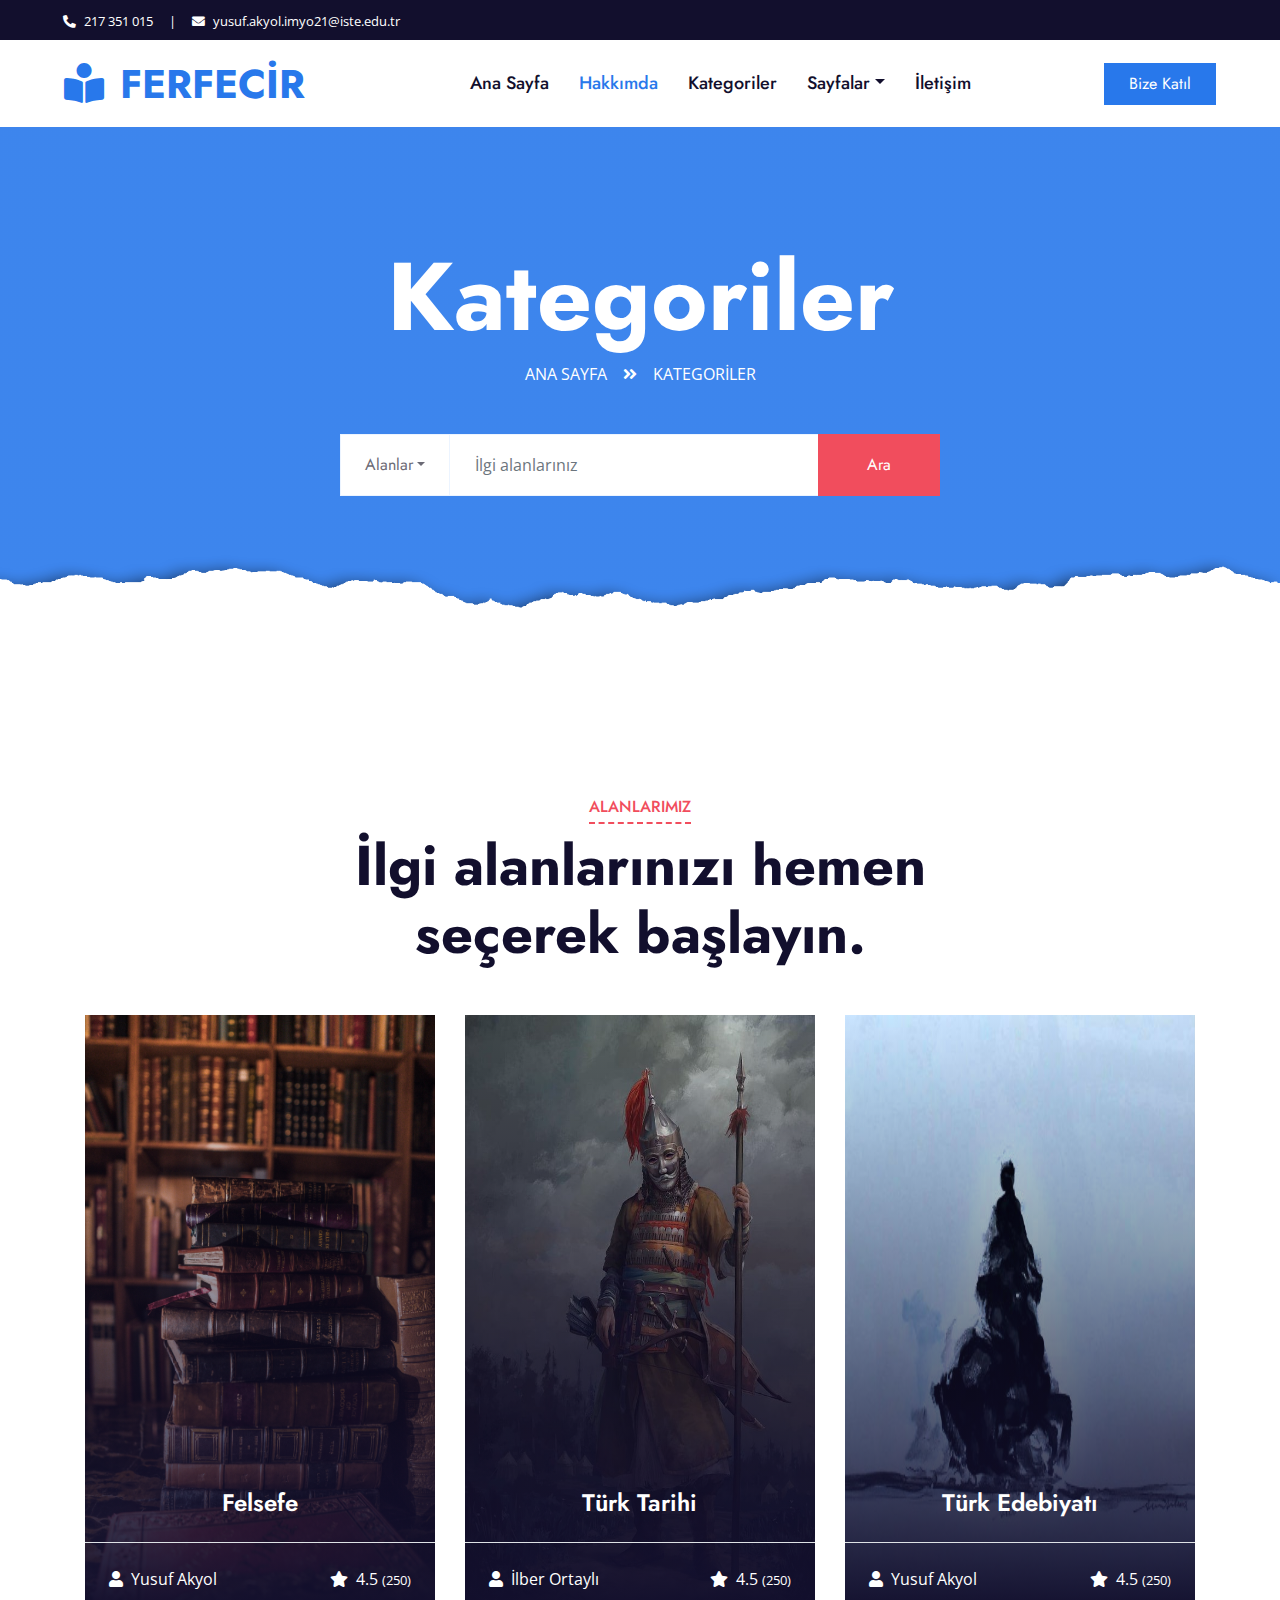
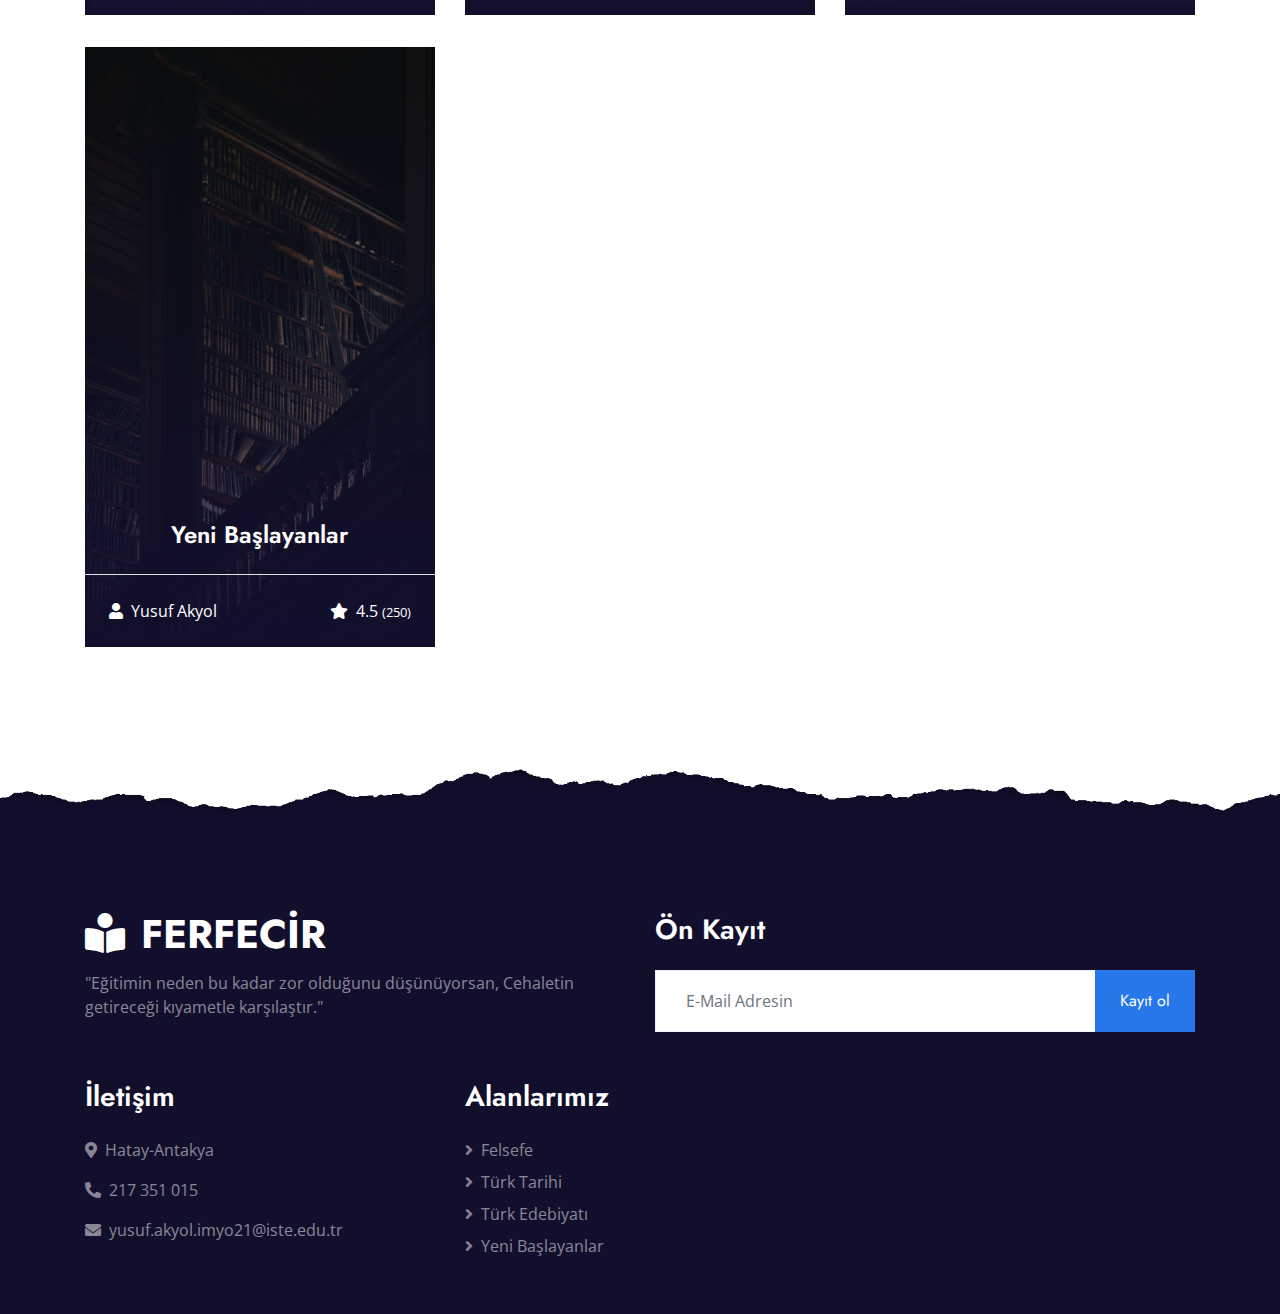
<file: course.html>
<!DOCTYPE html>
<html lang="tr">

<head>
    <meta charset="utf-8">
    <title>Ferfecir - Kitap rehberi</title>
    <meta content="width=device-width, initial-scale=1.0" name="viewport">
    <meta content="" name="keywords">
    <meta content="" name="description">

    <!-- Favicon -->
    <link href="img/favicon.ico" rel="icon">

    <!-- Google Web Fonts -->
    <link rel="preconnect" href="https://fonts.gstatic.com">
    <link
        href="https://fonts.googleapis.com/css2?family=Jost:wght@500;600;700&family=Open+Sans:wght@400;600&display=swap"
        rel="stylesheet">

    <!-- Font Awesome -->
    <link href="https://cdnjs.cloudflare.com/ajax/libs/font-awesome/5.10.0/css/all.min.css" rel="stylesheet">

    <!-- Libraries Stylesheet -->
    <link href="lib/owlcarousel/assets/owl.carousel.min.css" rel="stylesheet">

    <!-- Customized Bootstrap Stylesheet -->
    <link href="css/style.css" rel="stylesheet">
</head>

<body>
    <!-- Topbar Start -->
    <div class="container-fluid bg-dark">
        <div class="row py-2 px-lg-5">
            <div class="col-lg-6 text-center text-lg-left mb-2 mb-lg-0">
                <div class="d-inline-flex align-items-center text-white">
                    <small><i class="fa fa-phone-alt mr-2"></i>217 351 015</small>
                    <small class="px-3">|</small>
                    <small><i class="fa fa-envelope mr-2"></i>yusuf.akyol.imyo21@iste.edu.tr</small>
                </div>
            </div>
            
        </div>
    </div>
    <!-- Topbar End -->


    <!-- Navbar Start -->
    <div class="container-fluid p-0">
        <nav class="navbar navbar-expand-lg bg-white navbar-light py-3 py-lg-0 px-lg-5">
            <a href="index.html" class="navbar-brand ml-lg-3">
                <h1 class="m-0 text-uppercase text-primary"><i class="fa fa-book-reader mr-3"></i>Ferfecir</h1>
            </a>
            <button type="button" class="navbar-toggler" data-toggle="collapse" data-target="#navbarCollapse">
                <span class="navbar-toggler-icon"></span>
            </button>
            <div class="collapse navbar-collapse justify-content-between px-lg-3" id="navbarCollapse">
                <div class="navbar-nav mx-auto py-0">
                    <a href="index.html" class="nav-item nav-link">Ana Sayfa</a>
                    <a href="about.html" class="nav-item nav-link active">Hakkımda</a>
                    <a href="course.html" class="nav-item nav-link">Kategoriler</a>
                    <div class="nav-item dropdown">
                        <a href="#" class="nav-link dropdown-toggle" data-toggle="dropdown">Sayfalar</a>
                        <div class="dropdown-menu m-0">
                            <a href="felsefe.html" class="dropdown-item">Felsefe</a>
                            <a href="türktarihi.html" class="dropdown-item">Türk Tarihi</a>
                            <a href="edebiyat.html" class="dropdown-item">Türk Edebiyatı</a>
                            <a href="yeni.html" class="dropdown-item">Yeni Başlayanlar</a>
                        </div>
                    </div>
                    <a href="contact.html" class="nav-item nav-link">İletişim</a>
                </div>
                <a href="" class="btn btn-primary py-2 px-4 d-none d-lg-block">Bize Katıl</a>
            </div>
        </nav>
    </div>
    <!-- Navbar End -->


    <!-- Header Start -->
    <div class="jumbotron jumbotron-fluid page-header position-relative overlay-bottom" style="margin-bottom: 90px;">
        <div class="container text-center py-5">
            <h1 class="text-white display-1">Kategoriler</h1>
            <div class="d-inline-flex text-white mb-5">
                <p class="m-0 text-uppercase"><a class="text-white" href="">Ana Sayfa</a></p>
                <i class="fa fa-angle-double-right pt-1 px-3"></i>
                <p class="m-0 text-uppercase">Kategoriler</p>
            </div>
            <div class="mx-auto mb-5" style="width: 100%; max-width: 600px;">
                <div class="input-group">
                    <div class="input-group-prepend"> 
                        <button class="btn btn-outline-light bg-white text-body px-4 dropdown-toggle" type="button" data-toggle="dropdown"
                            aria-haspopup="true" aria-expanded="false">Alanlar</button>
                        <div class="dropdown-menu">
                            <a class="dropdown-item" href="#">Felsefe</a>
                            <a class="dropdown-item" href="#">Türk Tarihi</a>
                            <a class="dropdown-item" href="#">Türk Edebiyatı</a>
                        </div>
                    </div>
                    <input type="text" class="form-control border-light" style="padding: 30px 25px;" placeholder="İlgi alanlarınız">
                    <div class="input-group-append">
                        <button class="btn btn-secondary px-4 px-lg-5">Ara</button>
                    </div>
                </div>
            </div>
        </div>
    </div>
    <!-- Header End -->


    <!-- Courses Start -->
    <div class="container-fluid py-5">
        <div class="container py-5">
            <div class="row mx-0 justify-content-center">
                <div class="col-lg-8">
                    <div class="section-title text-center position-relative mb-5">
                        <h6 class="d-inline-block position-relative text-secondary text-uppercase pb-2">Alanlarımız</h6>
                        <h1 class="display-4">İlgi alanlarınızı hemen seçerek başlayın.</h1>
                    </div>
                </div>
            </div>
            <div class="row">
                <div class="col-lg-4 col-md-6 pb-4">
                    <a class="courses-list-item position-relative d-block overflow-hidden mb-2" href="felsefe.html">
                        <img style="width: 500px; height: 600px;" class="img-fluid" src="img/antique-book.jpg" alt="">
                        <div class="courses-text">
                            <h4 class="text-center text-white px-3">Felsefe</h4>
                            <div class="border-top w-100 mt-3">
                                <div class="d-flex justify-content-between p-4">
                                    <span class="text-white"><i class="fa fa-user mr-2"></i>Yusuf Akyol</span>
                                    <span class="text-white"><i class="fa fa-star mr-2"></i>4.5
                                        <small>(250)</small></span>
                                </div>
                            </div>
                        </div>
                    </a>
                </div>
                <div class="col-lg-4 col-md-6 pb-4">
                    <a class="courses-list-item position-relative d-block overflow-hidden mb-2" href="türktarihi.html">
                        <img style="width: 500px; height: 600px;" class="img-fluid" src="img/turkish.jpg" alt="">
                        <div class="courses-text">
                            <h4 class="text-center text-white px-3">Türk Tarihi</h4>
                            <div class="border-top w-100 mt-3">
                                <div class="d-flex justify-content-between p-4">
                                    <span class="text-white"><i class="fa fa-user mr-2"></i>İlber Ortaylı</span>
                                    <span class="text-white"><i class="fa fa-star mr-2"></i>4.5
                                        <small>(250)</small></span>
                                </div>
                            </div>
                        </div>
                    </a>
                </div>
                <div class="col-lg-4 col-md-6 pb-4">
                    <a class="courses-list-item position-relative d-block overflow-hidden mb-2" href="edebiyat.html">
                        <img style="width: 500px; height: 600px;" class="img-fluid" src="img/memed.jpeg" alt="">
                        <div class="courses-text">
                            <h4 class="text-center text-white px-3">Türk Edebiyatı</h4>
                            <div class="border-top w-100 mt-3">
                                <div class="d-flex justify-content-between p-4">
                                    <span class="text-white"><i class="fa fa-user mr-2"></i>Yusuf Akyol</span>
                                    <span class="text-white"><i class="fa fa-star mr-2"></i>4.5
                                        <small>(250)</small></span>
                                </div>
                            </div>
                        </div>
                    </a>
                </div>
                <div  class="col-lg-4 col-md-6 pb-4">
                    <a class="courses-list-item position-relative d-block overflow-hidden mb-2" href="yeni.html">
                        <img style="width: 500px; height: 600px;" class="img-fluid" src="img/henry-be-TCsCykbwSJw-unsplash.jpg" alt="">
                        <div class="courses-text">
                            <h4 class="text-center text-white px-3">Yeni Başlayanlar</h4>
                            <div class="border-top w-100 mt-3">
                                <div class="d-flex justify-content-between p-4">
                                    <span class="text-white"><i class="fa fa-user mr-2"></i>Yusuf Akyol</span>
                                    <span class="text-white"><i class="fa fa-star mr-2"></i>4.5
                                        <small>(250)</small></span>
                                </div>
                            </div>
                        </div>
                    </a>
                </div>
                
            </div>
        </div>
    </div>
    <!-- Courses End -->


    <!-- Footer Start -->
    <div class="container-fluid position-relative overlay-top bg-dark text-white-50 py-5" style="margin-top: 90px;">
        <div class="container mt-5 pt-5">
            <div class="row">
                <div class="col-md-6 mb-5">
                    <a href="index.html" class="navbar-brand">
                        <h1 class="mt-n2 text-uppercase text-white"><i class="fa fa-book-reader mr-3"></i>Ferfecir</h1>
                    </a>
                    <p class="m-0">"Eğitimin neden bu kadar zor olduğunu düşünüyorsan, Cehaletin getireceği kıyametle
                        karşılaştır."</p>
                </div>
                <div class="col-md-6 mb-5">
                    <h3 class="text-white mb-4">Ön Kayıt</h3>
                    <div class="w-100">
                        <div class="input-group">
                            <input type="text" class="form-control border-light" style="padding: 30px;"
                                placeholder="E-Mail Adresin">
                            <div class="input-group-append">
                                <button class="btn btn-primary px-4">Kayıt ol</button>
                            </div>
                        </div>
                    </div>
                </div>
            </div>
            <div class="row">
                <div class="col-md-4 mb-5">
                    <h3 class="text-white mb-4">İletişim</h3>
                    <p><i class="fa fa-map-marker-alt mr-2"></i>Hatay-Antakya</p>
                    <p><i class="fa fa-phone-alt mr-2"></i>217 351 015</p>
                    <p><i class="fa fa-envelope mr-2"></i>yusuf.akyol.imyo21@iste.edu.tr</p>

                </div>
                <div class="col-md-4 mb-5">
                    <h3 class="text-white mb-4">Alanlarımız</h3>
                    <div class="d-flex flex-column justify-content-start">
                        <a class="text-white-50 mb-2" href="#"><i class="fa fa-angle-right mr-2"></i>Felsefe</a>
                        <a class="text-white-50 mb-2" href="#"><i class="fa fa-angle-right mr-2"></i>Türk Tarihi</a>
                        <a class="text-white-50 mb-2" href="#"><i class="fa fa-angle-right mr-2"></i>Türk Edebiyatı</a>
                        <a class="text-white-50 mb-2" href="#"><i class="fa fa-angle-right mr-2"></i>Yeni
                            Başlayanlar</a>
                    </div>
                </div>

            </div>
        </div>
    </div>

    <!-- Footer End -->


    <!-- Back to Top -->
    <a href="#" class="btn btn-lg btn-primary rounded-0 btn-lg-square back-to-top"><i
            class="fa fa-angle-double-up"></i></a>


    <!-- JavaScript Libraries -->
    <script src="https://code.jquery.com/jquery-3.4.1.min.js"></script>
    <script src="https://stackpath.bootstrapcdn.com/bootstrap/4.4.1/js/bootstrap.bundle.min.js"></script>
    <script src="lib/easing/easing.min.js"></script>
    <script src="lib/waypoints/waypoints.min.js"></script>
    <script src="lib/counterup/counterup.min.js"></script>
    <script src="lib/owlcarousel/owl.carousel.min.js"></script>

    <!-- Template Javascript -->
    <script src="js/main.js"></script>
</body>

</html>
</file>
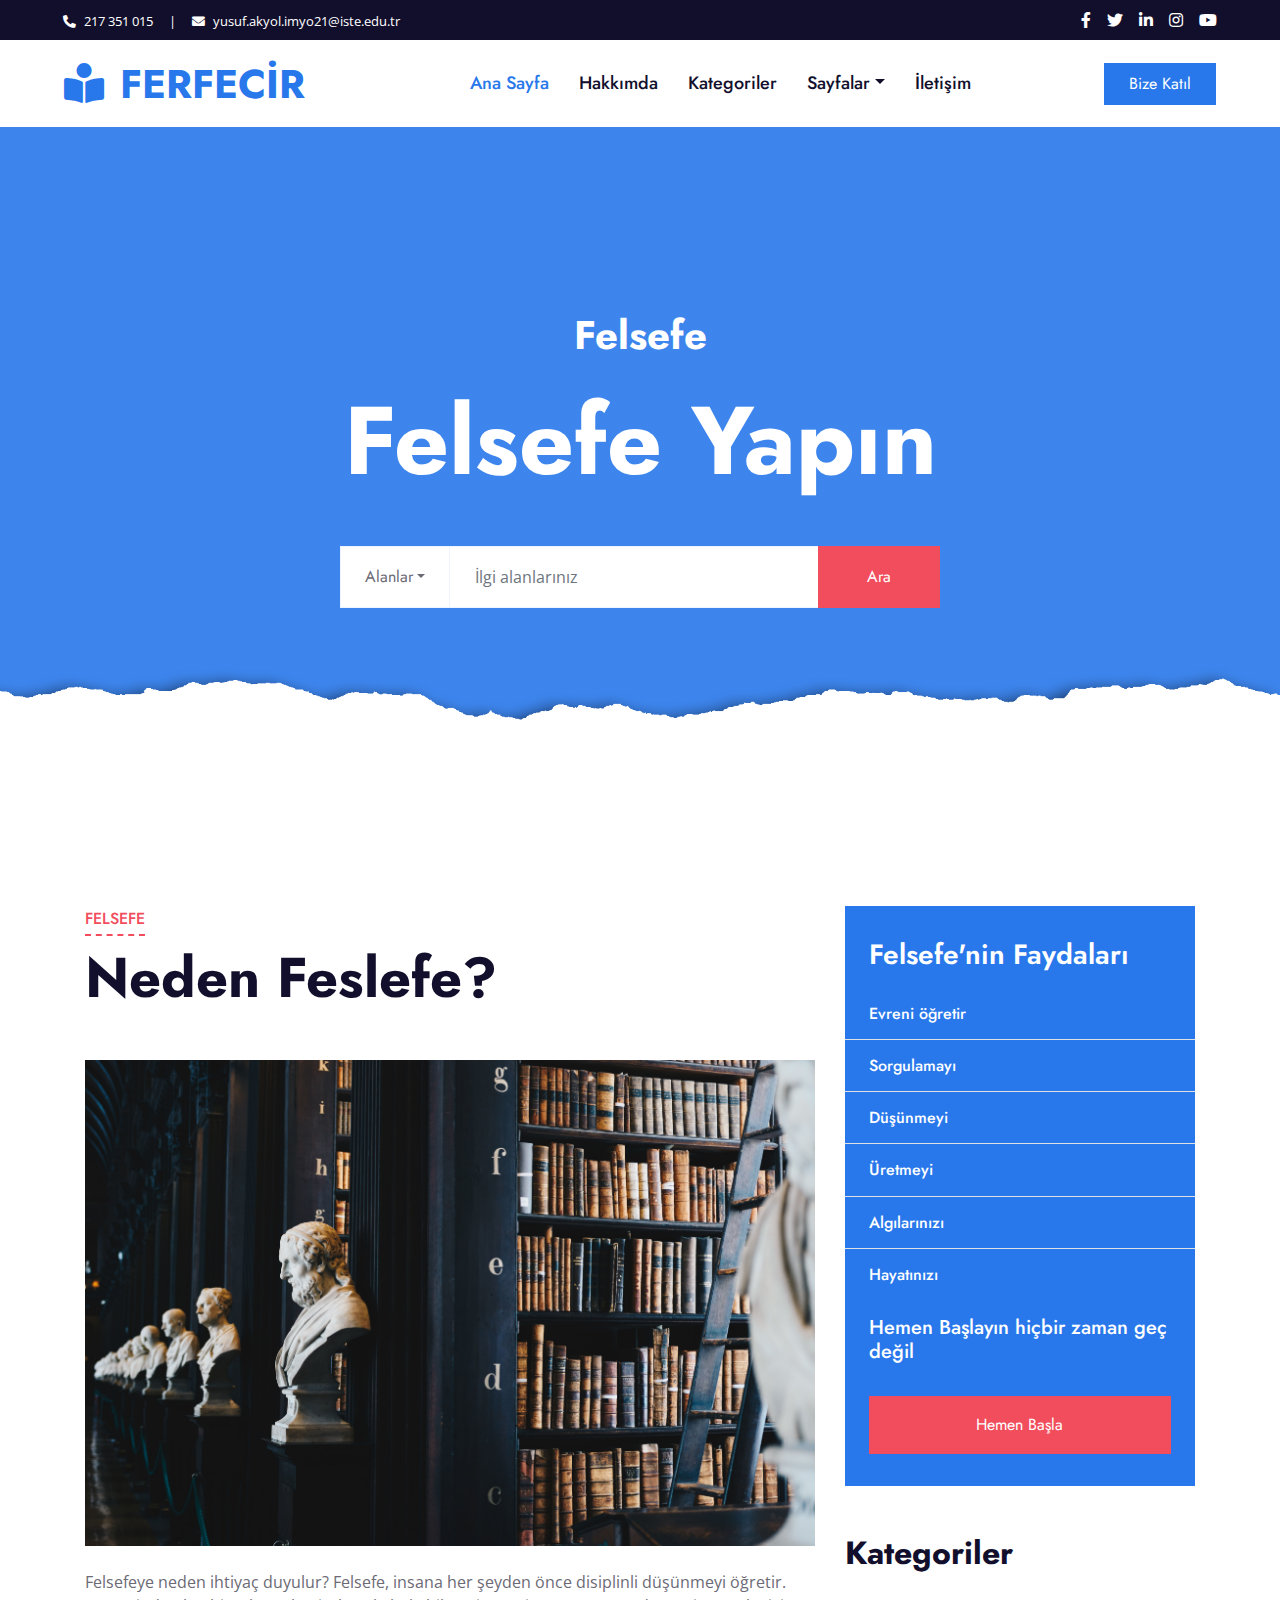
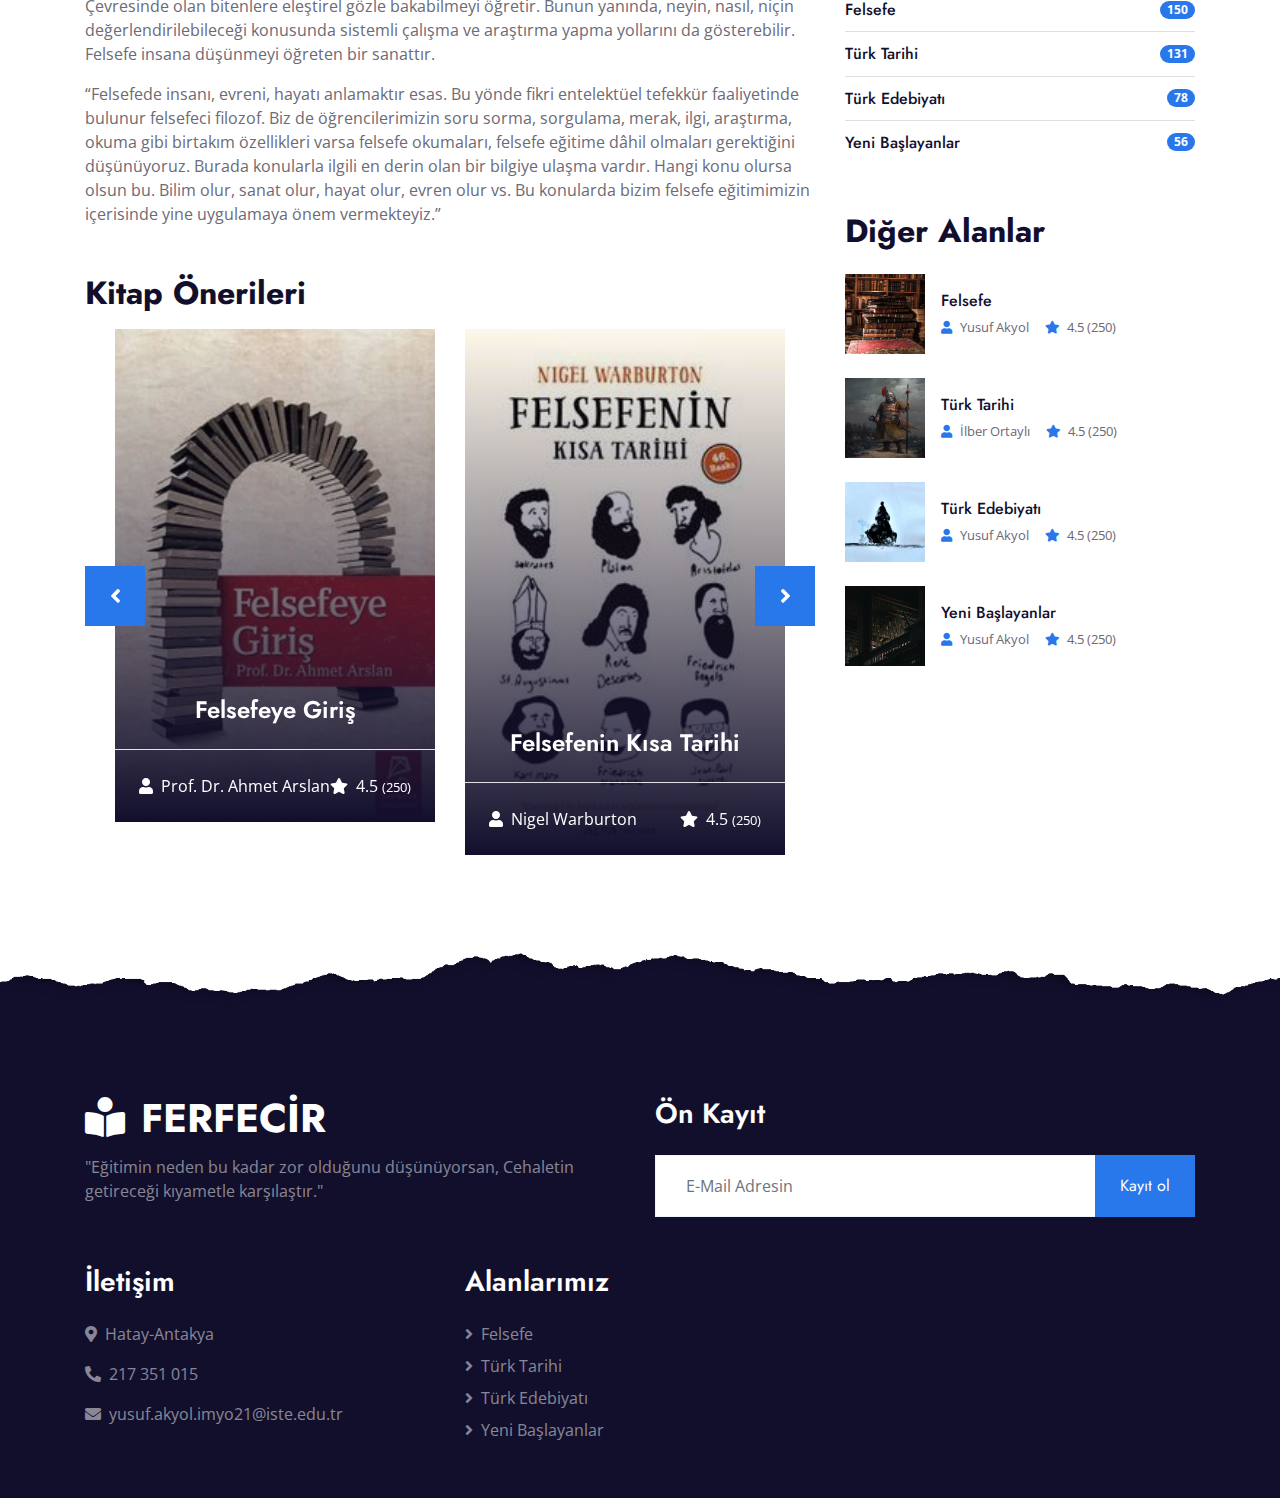
<file: detail.html>
<!DOCTYPE html>
<html lang="tr">

<head>
    <meta charset="utf-8">
    <title>Ferfecir - Felsefe</title>
    <meta content="width=device-width, initial-scale=1.0" name="viewport">
    <meta content="" name="keywords">
    <meta content="" name="description">

    <!-- Favicon -->
    <link href="img/favicon.ico" rel="icon">

    <!-- Google Web Fonts -->
    <link rel="preconnect" href="https://fonts.gstatic.com">
    <link
        href="https://fonts.googleapis.com/css2?family=Jost:wght@500;600;700&family=Open+Sans:wght@400;600&display=swap"
        rel="stylesheet">

    <!-- Font Awesome -->
    <link href="https://cdnjs.cloudflare.com/ajax/libs/font-awesome/5.10.0/css/all.min.css" rel="stylesheet">

    <!-- Libraries Stylesheet -->
    <link href="lib/owlcarousel/assets/owl.carousel.min.css" rel="stylesheet">

    <!-- Customized Bootstrap Stylesheet -->
    <link href="css/style.css" rel="stylesheet">
</head>

<body>
    <!-- Topbar Start -->
    <div class="container-fluid bg-dark">
        <div class="row py-2 px-lg-5">
            <div class="col-lg-6 text-center text-lg-left mb-2 mb-lg-0">
                <div class="d-inline-flex align-items-center text-white">
                    <small><i class="fa fa-phone-alt mr-2"></i>217 351 015</small>
                    <small class="px-3">|</small>
                    <small><i class="fa fa-envelope mr-2"></i>yusuf.akyol.imyo21@iste.edu.tr</small>
                </div>
            </div>
            <div class="col-lg-6 text-center text-lg-right">
                <div class="d-inline-flex align-items-center">
                    <a class="text-white px-2" href="">
                        <i class="fab fa-facebook-f"></i>
                    </a>
                    <a class="text-white px-2" href="">
                        <i class="fab fa-twitter"></i>
                    </a>
                    <a class="text-white px-2" href="">
                        <i class="fab fa-linkedin-in"></i>
                    </a>
                    <a class="text-white px-2" href="">
                        <i class="fab fa-instagram"></i>
                    </a>
                    <a class="text-white pl-2" href="">
                        <i class="fab fa-youtube"></i>
                    </a>
                </div>
            </div>
        </div>
    </div>
    <!-- Topbar End -->


    <!-- Navbar Start -->
    <div class="container-fluid p-0">
        <nav class="navbar navbar-expand-lg bg-white navbar-light py-3 py-lg-0 px-lg-5">
            <a href="index.html" class="navbar-brand ml-lg-3">
                <h1 class="m-0 text-uppercase text-primary"><i class="fa fa-book-reader mr-3"></i>Ferfecir</h1>
            </a>
            <button type="button" class="navbar-toggler" data-toggle="collapse" data-target="#navbarCollapse">
                <span class="navbar-toggler-icon"></span>
            </button>
            <div class="collapse navbar-collapse justify-content-between px-lg-3" id="navbarCollapse">
                <div class="navbar-nav mx-auto py-0">
                    <a href="index.html" class="nav-item nav-link active">Ana Sayfa</a>
                    <a href="about.html" class="nav-item nav-link">Hakkımda</a>
                    <a href="course.html" class="nav-item nav-link">Kategoriler</a>
                    <div class="nav-item dropdown">
                        <a href="#" class="nav-link dropdown-toggle" data-toggle="dropdown">Sayfalar</a>
                        <div class="dropdown-menu m-0">
                            <a href="felsefe.html" class="dropdown-item">Felsefe</a>
                            <a href="türktarihi.html" class="dropdown-item">Türk Tarihi</a>
                            <a href="edebiyat.html" class="dropdown-item">Türk Edebiyatı</a>
                            <a href="yeni.html" class="dropdown-item">Yeni Başlayanlar</a>
                        </div>
                    </div>
                    <a href="contact.html" class="nav-item nav-link">İletişim</a>
                </div>
                <a href="" class="btn btn-primary py-2 px-4 d-none d-lg-block">Bize Katıl</a>
            </div>
        </nav>
    </div>
    <!-- Navbar End -->


    <!-- Header Start -->
    <div class="jumbotron jumbotron-fluid position-relative overlay-bottom" style="margin-bottom: 90px;">
        <div class="container text-center my-5 py-5">
            <h1 class="text-white mt-4 mb-4">Felsefe</h1>
            <h1 class="text-white display-1 mb-5">Felsefe Yapın</h1>
            <div class="mx-auto mb-5" style="width: 100%; max-width: 600px;">
                <div class="input-group">
                    <div class="input-group-prepend">
                        <button class="btn btn-outline-light bg-white text-body px-4 dropdown-toggle" type="button"
                            data-toggle="dropdown" aria-haspopup="true" aria-expanded="false">Alanlar</button>
                        <div class="dropdown-menu">
                            <a class="dropdown-item" href="#">Felsefe</a>
                            <a class="dropdown-item" href="#">Türk Tarihi</a>
                            <a class="dropdown-item" href="#">Türk Edebiyatı</a>
                        </div>
                    </div>
                    <input type="text" class="form-control border-light" style="padding: 30px 25px;"
                        placeholder="İlgi alanlarınız">
                    <div class="input-group-append">
                        <button class="btn btn-secondary px-4 px-lg-5">Ara</button>
                    </div>
                </div>
            </div>
        </div>
    </div>
    <!-- Header End -->


    <!-- Detail Start -->
    <div class="container-fluid py-5">
        <div class="container py-5">
            <div class="row">
                <div class="col-lg-8">
                    <div class="mb-5">
                        <div class="section-title position-relative mb-5">
                            <h6 class="d-inline-block position-relative text-secondary text-uppercase pb-2">Felsefe</h6>
                            <h1 class="display-4">Neden Feslefe?</h1>
                        </div>
                        <img style="width: 100%; height: 100%;" class="img-fluid rounded w-100 mb-4"
                            src="img/felsefe.jpg" alt="Image">
                        <p>Felsefeye neden ihtiyaç duyulur?
                            Felsefe, insana her şeyden önce disiplinli düşünmeyi öğretir. Çevresinde olan bitenlere
                            eleştirel gözle bakabilmeyi öğretir. Bunun yanında, neyin, nasıl, niçin
                            değerlendirilebileceği konusunda sistemli çalışma ve araştırma yapma yollarını da
                            gösterebilir. Felsefe insana düşünmeyi öğreten bir sanattır.</p>

                        <p>“Felsefede insanı, evreni, hayatı anlamaktır esas. Bu yönde fikri entelektüel tefekkür
                            faaliyetinde bulunur felsefeci filozof. Biz de öğrencilerimizin soru sorma, sorgulama,
                            merak, ilgi, araştırma, okuma gibi birtakım özellikleri varsa felsefe okumaları, felsefe
                            eğitime dâhil olmaları gerektiğini düşünüyoruz. Burada konularla ilgili en derin olan bir
                            bilgiye ulaşma vardır. Hangi konu olursa olsun bu. Bilim olur, sanat olur, hayat olur, evren
                            olur vs. Bu konularda bizim felsefe eğitimimizin içerisinde yine uygulamaya önem
                            vermekteyiz.”</p>
                    </div>

                    <h2 class="mb-3">Kitap Önerileri</h2>
                    <div class="owl-carousel related-carousel position-relative" style="padding: 0 30px;">
                        <a class="courses-list-item position-relative d-block overflow-hidden mb-2" href="detail.html">
                            <img class="img-fluid" src="img/felsefeye-giriş.jpg" alt="">
                            <div class="courses-text">
                                <h4 class="text-center text-white px-3">Felsefeye Giriş</h4>
                                <div class="border-top w-100 mt-3">
                                    <div class="d-flex justify-content-between p-4">
                                        <span class="text-white"><i class="fa fa-user mr-2"></i>Prof. Dr. Ahmet
                                            Arslan</span>
                                        <span class="text-white"><i class="fa fa-star mr-2"></i>4.5
                                            <small>(250)</small></span>
                                    </div>
                                </div>
                            </div>
                        </a>
                        <a class="courses-list-item position-relative d-block overflow-hidden mb-2" href="detail.html">
                            <img class="img-fluid" src="img/n-kısa.jpg" alt="">
                            <div class="courses-text">
                                <h4 class="text-center text-white px-3">Felsefenin Kısa Tarihi</h4>
                                <div class="border-top w-100 mt-3">
                                    <div class="d-flex justify-content-between p-4">
                                        <span class="text-white"><i class="fa fa-user mr-2"></i>Nigel Warburton</span>
                                        <span class="text-white"><i class="fa fa-star mr-2"></i>4.5
                                            <small>(250)</small></span>
                                    </div>
                                </div>
                            </div>
                        </a>
                        <a class="courses-list-item position-relative d-block overflow-hidden mb-2" href="detail.html">
                            <img style="width: 100%; height: 100%;" class="img-fluid" src="img/öyküsü.jpg" alt="">
                            <div class="courses-text">
                                <h4 class="text-center text-white px-3">Felsefenin Öyküsü</h4>
                                <div class="border-top w-100 mt-3">
                                    <div class="d-flex justify-content-between p-4">
                                        <span class="text-white"><i class="fa fa-user mr-2"></i>Bryan Magee</span>
                                        <span class="text-white"><i class="fa fa-star mr-2"></i>4.5
                                            <small>(250)</small></span>
                                    </div>
                                </div>
                            </div>
                        </a>
                    </div>
                </div>

                <div class="col-lg-4 mt-5 mt-lg-0">
                    <div class="bg-primary mb-5 py-3">
                        <h3 class="text-white py-3 px-4 m-0">Felsefe'nin Faydaları</h3>
                        <div class="d-flex justify-content-between border-bottom px-4">
                            <h6 class="text-white my-3">Evreni öğretir</h6>
                        </div>
                        <div class="d-flex justify-content-between border-bottom px-4">
                            <h6 class="text-white my-3">Sorgulamayı</h6>
                        </div>
                        <div class="d-flex justify-content-between border-bottom px-4">
                            <h6 class="text-white my-3">Düşünmeyi</h6>
                        </div>
                        <div class="d-flex justify-content-between border-bottom px-4">
                            <h6 class="text-white my-3">Üretmeyi</h6>
                        </div>
                        <div class="d-flex justify-content-between border-bottom px-4">
                            <h6 class="text-white my-3">Algılarınızı</h6>
                        </div>
                        <div class="d-flex justify-content-between px-4">
                            <h6 class="text-white my-3">Hayatınızı</h6>
                        </div>
                        <h5 class="text-white py-3 px-4 m-0">Hemen Başlayın hiçbir zaman geç değil</h5>
                        <div class="py-3 px-4">
                            <a class="btn btn-block btn-secondary py-3 px-5" href="detail.html">Hemen Başla</a>
                        </div>
                    </div>

                    <div class="mb-5">
                        <h2 class="mb-3">Kategoriler</h2>
                        <ul class="list-group list-group-flush">
                            <li class="list-group-item d-flex justify-content-between align-items-center px-0">
                                <a href="felsefe.html" class="text-decoration-none h6 m-0">Felsefe</a>
                                <span class="badge badge-primary badge-pill">150</span>
                            </li>
                            <li class="list-group-item d-flex justify-content-between align-items-center px-0">
                                <a href="türktarihi.html" class="text-decoration-none h6 m-0">Türk Tarihi</a>
                                <span class="badge badge-primary badge-pill">131</span>
                            </li>
                            <li class="list-group-item d-flex justify-content-between align-items-center px-0">
                                <a href="edebiyat.html" class="text-decoration-none h6 m-0">Türk Edebiyatı</a>
                                <span class="badge badge-primary badge-pill">78</span>
                            </li>
                            <li class="list-group-item d-flex justify-content-between align-items-center px-0">
                                <a href="yeni.html" class="text-decoration-none h6 m-0">Yeni Başlayanlar</a>
                                <span class="badge badge-primary badge-pill">56</span>
                            </li>
                        </ul>
                    </div>

                    <div class="mb-5">
                        <h2 class="mb-4">Diğer Alanlar</h2>
                        <a class="d-flex align-items-center text-decoration-none mb-4" href="">
                            <img style="width: 80px; height: 80px;" class="img-fluid rounded" src="img/antique-book.jpg"
                                alt="">
                            <div class="pl-3">
                                <h6>Felsefe</h6>
                                <div class="d-flex">
                                    <small class="text-body mr-3"><i class="fa fa-user text-primary mr-2"></i>Yusuf
                                        Akyol</small>
                                    <small class="text-body"><i class="fa fa-star text-primary mr-2"></i>4.5
                                        (250)</small>
                                </div>
                            </div>
                        </a>
                        <a class="d-flex align-items-center text-decoration-none mb-4" href="">
                            <img style="width: 80px; height: 80px;" class="img-fluid rounded" src="img/turkish.jpg"
                                alt="">
                            <div class="pl-3">
                                <h6>Türk Tarihi</h6>
                                <div class="d-flex">
                                    <small class="text-body mr-3"><i class="fa fa-user text-primary mr-2"></i>İlber
                                        Ortaylı</small>
                                    <small class="text-body"><i class="fa fa-star text-primary mr-2"></i>4.5
                                        (250)</small>
                                </div>
                            </div>
                        </a>
                        <a class="d-flex align-items-center text-decoration-none mb-4" href="">
                            <img style="width: 80px; height: 80px;" class="img-fluid rounded" src="img/memed.jpeg"
                                alt="">
                            <div class="pl-3">
                                <h6>Türk Edebiyatı</h6>
                                <div class="d-flex">
                                    <small class="text-body mr-3"><i class="fa fa-user text-primary mr-2"></i>Yusuf
                                        Akyol</small>
                                    <small class="text-body"><i class="fa fa-star text-primary mr-2"></i>4.5
                                        (250)</small>
                                </div>
                            </div>
                        </a>
                        <a class="d-flex align-items-center text-decoration-none" href="">
                            <img style="width: 80px; height: 80px;" class="img-fluid rounded"
                                src="img/henry-be-TCsCykbwSJw-unsplash.jpg" alt="">
                            <div class="pl-3">
                                <h6>Yeni Başlayanlar</h6>
                                <div class="d-flex">
                                    <small class="text-body mr-3"><i class="fa fa-user text-primary mr-2"></i>Yusuf
                                        Akyol</small>
                                    <small class="text-body"><i class="fa fa-star text-primary mr-2"></i>4.5
                                        (250)</small>
                                </div>
                            </div>
                        </a>
                    </div>
                </div>
            </div>
        </div>
    </div>
    <!-- Detail End -->


    <!-- Footer Start -->
    <div class="container-fluid position-relative overlay-top bg-dark text-white-50 py-5" style="margin-top: 90px;">
        <div class="container mt-5 pt-5">
            <div class="row">
                <div class="col-md-6 mb-5">
                    <a href="index.html" class="navbar-brand">
                        <h1 class="mt-n2 text-uppercase text-white"><i class="fa fa-book-reader mr-3"></i>Ferfecir</h1>
                    </a>
                    <p class="m-0">"Eğitimin neden bu kadar zor olduğunu düşünüyorsan, Cehaletin getireceği kıyametle
                        karşılaştır."</p>
                </div>
                <div class="col-md-6 mb-5">
                    <h3 class="text-white mb-4">Ön Kayıt</h3>
                    <div class="w-100">
                        <div class="input-group">
                            <input type="text" class="form-control border-light" style="padding: 30px;"
                                placeholder="E-Mail Adresin">
                            <div class="input-group-append">
                                <button class="btn btn-primary px-4">Kayıt ol</button>
                            </div>
                        </div>
                    </div>
                </div>
            </div>
            <div class="row">
                <div class="col-md-4 mb-5">
                    <h3 class="text-white mb-4">İletişim</h3>
                    <p><i class="fa fa-map-marker-alt mr-2"></i>Hatay-Antakya</p>
                    <p><i class="fa fa-phone-alt mr-2"></i>217 351 015</p>
                    <p><i class="fa fa-envelope mr-2"></i>yusuf.akyol.imyo21@iste.edu.tr</p>

                </div>
                <div class="col-md-4 mb-5">
                    <h3 class="text-white mb-4">Alanlarımız</h3>
                    <div class="d-flex flex-column justify-content-start">
                        <a class="text-white-50 mb-2" href="#"><i class="fa fa-angle-right mr-2"></i>Felsefe</a>
                        <a class="text-white-50 mb-2" href="#"><i class="fa fa-angle-right mr-2"></i>Türk Tarihi</a>
                        <a class="text-white-50 mb-2" href="#"><i class="fa fa-angle-right mr-2"></i>Türk Edebiyatı</a>
                        <a class="text-white-50 mb-2" href="#"><i class="fa fa-angle-right mr-2"></i>Yeni
                            Başlayanlar</a>
                    </div>
                </div>

            </div>
        </div>
    </div>

    <!-- Footer End -->


    <!-- Back to Top -->
    <a href="#" class="btn btn-lg btn-primary rounded-0 btn-lg-square back-to-top"><i
            class="fa fa-angle-double-up"></i></a>


    <!-- JavaScript Libraries -->
    <script src="https://code.jquery.com/jquery-3.4.1.min.js"></script>
    <script src="https://stackpath.bootstrapcdn.com/bootstrap/4.4.1/js/bootstrap.bundle.min.js"></script>
    <script src="lib/easing/easing.min.js"></script>
    <script src="lib/waypoints/waypoints.min.js"></script>
    <script src="lib/counterup/counterup.min.js"></script>
    <script src="lib/owlcarousel/owl.carousel.min.js"></script>

    <!-- Template Javascript -->
    <script src="js/main.js"></script>
</body>

</html>
</file>
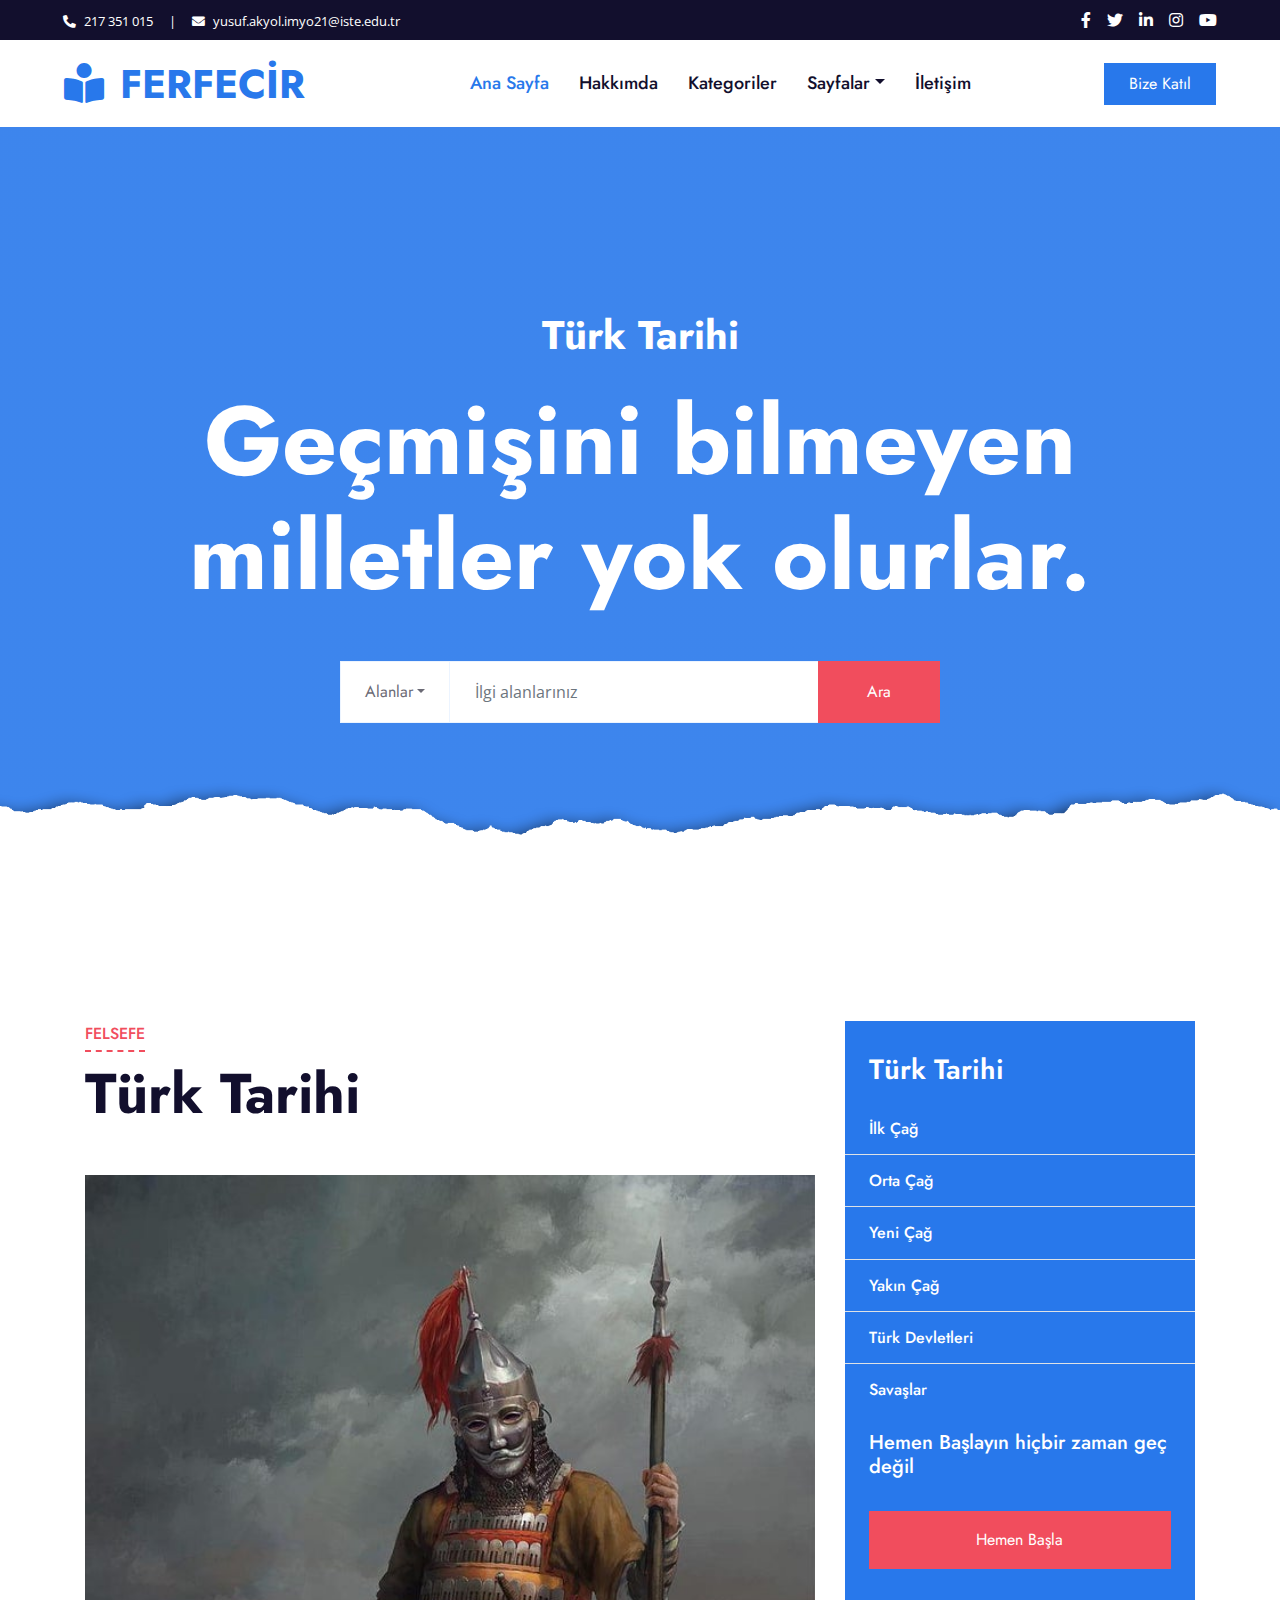
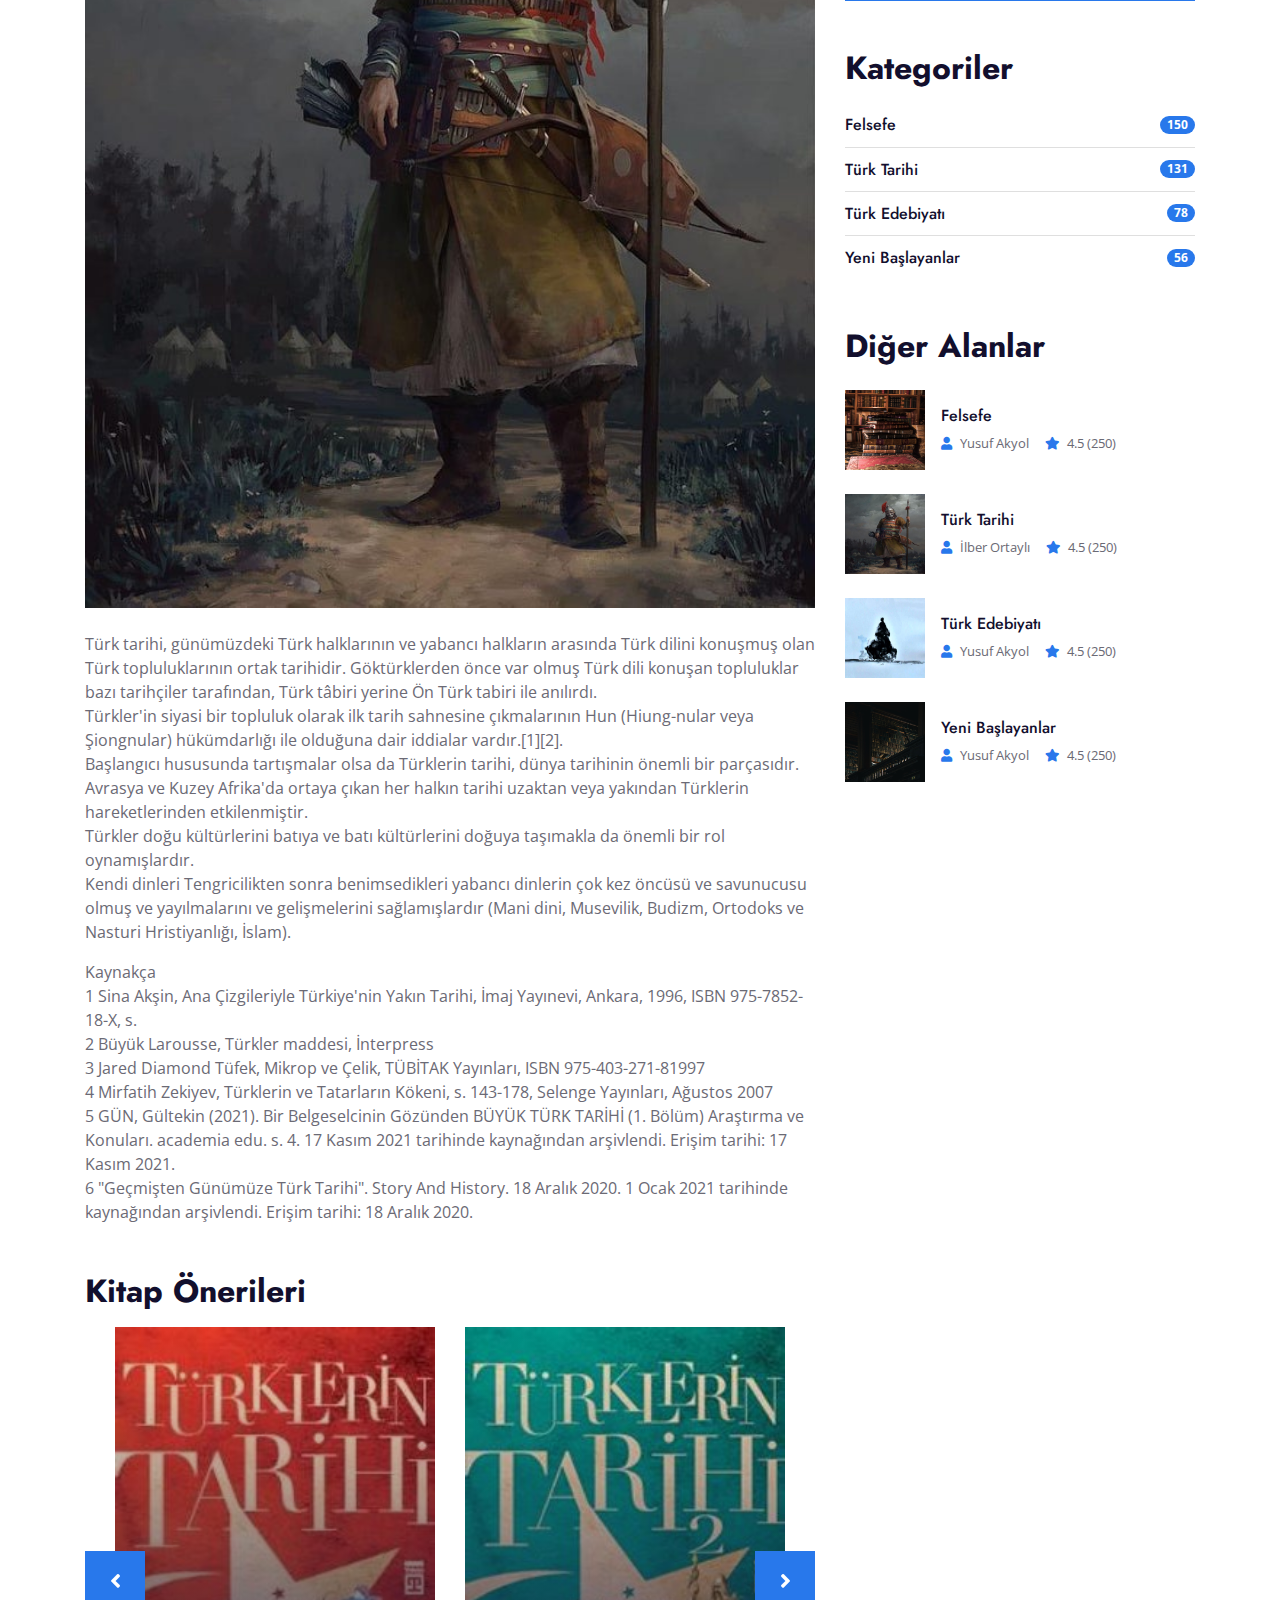
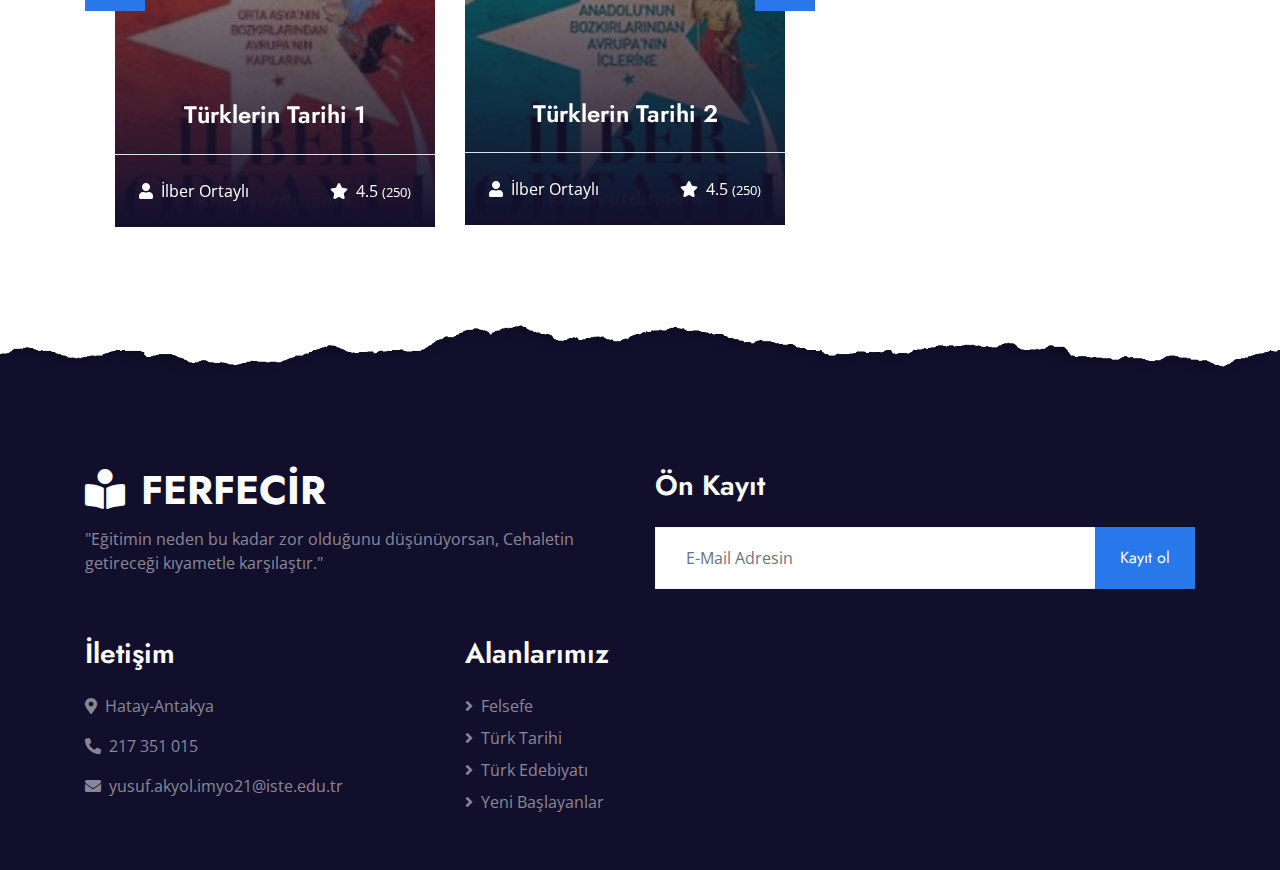
<file: edebiyat.html>
<!DOCTYPE html>
<html lang="tr">

<head>
    <meta charset="utf-8">
    <title>Ferfecir - Türk Tarihi</title>
    <meta content="width=device-width, initial-scale=1.0" name="viewport">
    <meta content="" name="keywords">
    <meta content="" name="description">

    <!-- Favicon -->
    <link href="img/favicon.ico" rel="icon">

    <!-- Google Web Fonts -->
    <link rel="preconnect" href="https://fonts.gstatic.com">
    <link
        href="https://fonts.googleapis.com/css2?family=Jost:wght@500;600;700&family=Open+Sans:wght@400;600&display=swap"
        rel="stylesheet">

    <!-- Font Awesome -->
    <link href="https://cdnjs.cloudflare.com/ajax/libs/font-awesome/5.10.0/css/all.min.css" rel="stylesheet">

    <!-- Libraries Stylesheet -->
    <link href="lib/owlcarousel/assets/owl.carousel.min.css" rel="stylesheet">

    <!-- Customized Bootstrap Stylesheet -->
    <link href="css/style.css" rel="stylesheet">
</head>

<body>
    <!-- Topbar Start -->
    <div class="container-fluid bg-dark">
        <div class="row py-2 px-lg-5">
            <div class="col-lg-6 text-center text-lg-left mb-2 mb-lg-0">
                <div class="d-inline-flex align-items-center text-white">
                    <small><i class="fa fa-phone-alt mr-2"></i>217 351 015</small>
                    <small class="px-3">|</small>
                    <small><i class="fa fa-envelope mr-2"></i>yusuf.akyol.imyo21@iste.edu.tr</small>
                </div>
            </div>
            <div class="col-lg-6 text-center text-lg-right">
                <div class="d-inline-flex align-items-center">
                    <a class="text-white px-2" href="">
                        <i class="fab fa-facebook-f"></i>
                    </a>
                    <a class="text-white px-2" href="">
                        <i class="fab fa-twitter"></i>
                    </a>
                    <a class="text-white px-2" href="">
                        <i class="fab fa-linkedin-in"></i>
                    </a>
                    <a class="text-white px-2" href="">
                        <i class="fab fa-instagram"></i>
                    </a>
                    <a class="text-white pl-2" href="">
                        <i class="fab fa-youtube"></i>
                    </a>
                </div>
            </div>
        </div>
    </div>
    <!-- Topbar End -->


    <!-- Navbar Start -->
    <div class="container-fluid p-0">
        <nav class="navbar navbar-expand-lg bg-white navbar-light py-3 py-lg-0 px-lg-5">
            <a href="index.html" class="navbar-brand ml-lg-3">
                <h1 class="m-0 text-uppercase text-primary"><i class="fa fa-book-reader mr-3"></i>Ferfecir</h1>
            </a>
            <button type="button" class="navbar-toggler" data-toggle="collapse" data-target="#navbarCollapse">
                <span class="navbar-toggler-icon"></span>
            </button>
            <div class="collapse navbar-collapse justify-content-between px-lg-3" id="navbarCollapse">
                <div class="navbar-nav mx-auto py-0">
                    <a href="index.html" class="nav-item nav-link active">Ana Sayfa</a>
                    <a href="about.html" class="nav-item nav-link">Hakkımda</a>
                    <a href="course.html" class="nav-item nav-link">Kategoriler</a>
                    <div class="nav-item dropdown">
                        <a href="#" class="nav-link dropdown-toggle" data-toggle="dropdown">Sayfalar</a>
                        <div class="dropdown-menu m-0">
                            <a href="felsefe.html" class="dropdown-item">Felsefe</a>
                            <a href="türktarihi.html" class="dropdown-item">Türk Tarihi</a>
                            <a href="edebiyat.html" class="dropdown-item">Türk Edebiyatı</a>
                            <a href="yeni.html" class="dropdown-item">Yeni Başlayanlar</a>
                        </div>
                    </div>
                    <a href="contact.html" class="nav-item nav-link">İletişim</a>
                </div>
                <a href="" class="btn btn-primary py-2 px-4 d-none d-lg-block">Bize Katıl</a>
            </div>
        </nav>
    </div>
    <!-- Navbar End -->


    <!-- Header Start -->
    <div class="jumbotron jumbotron-fluid position-relative overlay-bottom" style="margin-bottom: 90px;">
        <div class="container text-center my-5 py-5">
            <h1 class="text-white mt-4 mb-4">Türk Tarihi</h1>
            <h1 class="text-white display-1 mb-5">Geçmişini bilmeyen milletler yok olurlar.</h1>
            <div class="mx-auto mb-5" style="width: 100%; max-width: 600px;">
                <div class="input-group">
                    <div class="input-group-prepend">
                        <button class="btn btn-outline-light bg-white text-body px-4 dropdown-toggle" type="button"
                            data-toggle="dropdown" aria-haspopup="true" aria-expanded="false">Alanlar</button>
                        <div class="dropdown-menu">
                            <a class="dropdown-item" href="#">Felsefe</a>
                            <a class="dropdown-item" href="#">Türk Tarihi</a>
                            <a class="dropdown-item" href="#">Türk Edebiyatı</a>
                        </div>
                    </div>
                    <input type="text" class="form-control border-light" style="padding: 30px 25px;"
                        placeholder="İlgi alanlarınız">
                    <div class="input-group-append">
                        <button class="btn btn-secondary px-4 px-lg-5">Ara</button>
                    </div>
                </div>
            </div>
        </div>
    </div>
    <!-- Header End -->


    <!-- Detail Start -->
    <div class="container-fluid py-5">
        <div class="container py-5">
            <div class="row">
                <div class="col-lg-8">
                    <div class="mb-5">
                        <div class="section-title position-relative mb-5">
                            <h6 class="d-inline-block position-relative text-secondary text-uppercase pb-2">Felsefe</h6>
                            <h1 class="display-4">Türk Tarihi</h1>
                        </div>
                        <img style="width: 100%; height: 100%;" class="img-fluid rounded w-100 mb-4"
                            src="img/turkish.jpg" alt="Image">
                        <p>Türk tarihi, günümüzdeki Türk halklarının ve yabancı halkların arasında Türk dilini konuşmuş
                            olan Türk topluluklarının ortak tarihidir. Göktürklerden önce var olmuş Türk dili konuşan
                            topluluklar bazı tarihçiler tarafından, Türk tâbiri yerine Ön Türk tabiri ile anılırdı. <br>

                            Türkler'in siyasi bir topluluk olarak ilk tarih sahnesine çıkmalarının Hun (Hiung-nular veya
                            Şiongnular) hükümdarlığı ile olduğuna dair iddialar vardır.[1][2]. <br> Başlangıcı hususunda
                            tartışmalar olsa da Türklerin tarihi, dünya tarihinin önemli bir parçasıdır. <br> Avrasya ve
                            Kuzey Afrika'da ortaya çıkan her halkın tarihi uzaktan veya yakından Türklerin
                            hareketlerinden etkilenmiştir. <br> Türkler doğu kültürlerini batıya ve batı kültürlerini doğuya
                            taşımakla da önemli bir rol oynamışlardır. <br> Kendi dinleri Tengricilikten sonra benimsedikleri
                            yabancı dinlerin çok kez öncüsü ve savunucusu olmuş ve yayılmalarını ve gelişmelerini
                            sağlamışlardır (Mani dini, Musevilik, Budizm, Ortodoks ve Nasturi Hristiyanlığı, İslam).</p>

                        <p>Kaynakça <br>
                            1 Sina Akşin, Ana Çizgileriyle Türkiye'nin Yakın Tarihi, İmaj Yayınevi, Ankara, 1996, ISBN 975-7852-18-X, s. <br>
                            2 Büyük Larousse, Türkler maddesi, İnterpress <br>
                            3 Jared Diamond Tüfek, Mikrop ve Çelik, TÜBİTAK Yayınları, ISBN 975-403-271-81997 <br>
                            4 Mirfatih Zekiyev, Türklerin ve Tatarların Kökeni, s. 143-178, Selenge Yayınları, Ağustos 2007 <br>
                            5 GÜN, Gültekin (2021). Bir Belgeselcinin Gözünden BÜYÜK TÜRK TARİHİ (1. Bölüm) Araştırma ve Konuları. academia edu. s. 4. 17 Kasım 2021 tarihinde kaynağından arşivlendi. Erişim tarihi: 17 Kasım 2021. <br>
                            6 "Geçmişten Günümüze Türk Tarihi". Story And History. 18 Aralık 2020. 1 Ocak 2021 tarihinde kaynağından arşivlendi. Erişim tarihi: 18 Aralık 2020.</p>
                    </div>

                    <h2 class="mb-3">Kitap Önerileri</h2>
                    <div class="owl-carousel related-carousel position-relative" style="padding: 0 30px;">
                        <a class="courses-list-item position-relative d-block overflow-hidden mb-2" href="türktarihi.html">
                            <img class="img-fluid" src="img/tt1.jpg" alt="">
                            <div class="courses-text">
                                <h4 class="text-center text-white px-3">Türklerin Tarihi 1</h4>
                                <div class="border-top w-100 mt-3">
                                    <div class="d-flex justify-content-between p-4">
                                        <span class="text-white"><i class="fa fa-user mr-2"></i>İlber Ortaylı</span>
                                        <span class="text-white"><i class="fa fa-star mr-2"></i>4.5
                                            <small>(250)</small></span>
                                    </div>
                                </div>
                            </div>
                        </a>
                        <a class="courses-list-item position-relative d-block overflow-hidden mb-2" href="türktarihi.html">
                            <img class="img-fluid" src="img/tt2.jpg" alt="">
                            <div class="courses-text">
                                <h4 class="text-center text-white px-3">Türklerin Tarihi 2</h4>
                                <div class="border-top w-100 mt-3">
                                    <div class="d-flex justify-content-between p-4">
                                        <span class="text-white"><i class="fa fa-user mr-2"></i>İlber Ortaylı</span>
                                        <span class="text-white"><i class="fa fa-star mr-2"></i>4.5
                                            <small>(250)</small></span>
                                    </div>
                                </div>
                            </div>
                        </a>
                        <a class="courses-list-item position-relative d-block overflow-hidden mb-2" href="türktarihi.html">
                            <img style="width: 100%; height: 100%;" class="img-fluid" src="img/tt3.jpg" alt="">
                            <div class="courses-text">
                                <h4 class="text-center text-white px-3">Türklerin Altın Çağı</h4>
                                <div class="border-top w-100 mt-3">
                                    <div class="d-flex justify-content-between p-4">
                                        <span class="text-white"><i class="fa fa-user mr-2"></i>İlber Ortaylı</span>
                                        <span class="text-white"><i class="fa fa-star mr-2"></i>4.5
                                            <small>(250)</small></span>
                                    </div>
                                </div>
                            </div>
                        </a>
                    </div>
                </div>

                <div class="col-lg-4 mt-5 mt-lg-0">
                    <div class="bg-primary mb-5 py-3">
                        <h3 class="text-white py-3 px-4 m-0">Türk Tarihi</h3>
                        <div class="d-flex justify-content-between border-bottom px-4">
                            <h6 class="text-white my-3">İlk Çağ</h6>
                        </div>
                        <div class="d-flex justify-content-between border-bottom px-4">
                            <h6 class="text-white my-3">Orta Çağ</h6>
                        </div>
                        <div class="d-flex justify-content-between border-bottom px-4">
                            <h6 class="text-white my-3">Yeni Çağ</h6>
                        </div>
                        <div class="d-flex justify-content-between border-bottom px-4">
                            <h6 class="text-white my-3">Yakın Çağ</h6>
                        </div>
                        <div class="d-flex justify-content-between border-bottom px-4">
                            <h6 class="text-white my-3">Türk Devletleri</h6>
                        </div>
                        <div class="d-flex justify-content-between px-4">
                            <h6 class="text-white my-3">Savaşlar</h6>
                        </div>
                        <h5 class="text-white py-3 px-4 m-0">Hemen Başlayın hiçbir zaman geç değil</h5>
                        <div class="py-3 px-4">
                            <a class="btn btn-block btn-secondary py-3 px-5" href="türktarihi.html">Hemen Başla</a>
                        </div>
                    </div>

                    <div class="mb-5">
                        <h2 class="mb-3">Kategoriler</h2>
                        <ul class="list-group list-group-flush">
                            <li class="list-group-item d-flex justify-content-between align-items-center px-0">
                                <a href="felsefe.html" class="text-decoration-none h6 m-0">Felsefe</a>
                                <span class="badge badge-primary badge-pill">150</span>
                            </li>
                            <li class="list-group-item d-flex justify-content-between align-items-center px-0">
                                <a href="türktarihi.html" class="text-decoration-none h6 m-0">Türk Tarihi</a>
                                <span class="badge badge-primary badge-pill">131</span>
                            </li>
                            <li class="list-group-item d-flex justify-content-between align-items-center px-0">
                                <a href="edebiyat.html" class="text-decoration-none h6 m-0">Türk Edebiyatı</a>
                                <span class="badge badge-primary badge-pill">78</span>
                            </li>
                            <li class="list-group-item d-flex justify-content-between align-items-center px-0">
                                <a href="yeni.html" class="text-decoration-none h6 m-0">Yeni Başlayanlar</a>
                                <span class="badge badge-primary badge-pill">56</span>
                            </li>
                        </ul>
                    </div>

                    <div class="mb-5">
                        <h2 class="mb-4">Diğer Alanlar</h2>
                        <a class="d-flex align-items-center text-decoration-none mb-4" href="felsefe.html">
                            <img style="width: 80px; height: 80px;" class="img-fluid rounded" src="img/antique-book.jpg" alt="">
                            <div class="pl-3">
                                <h6>Felsefe</h6>
                                <div class="d-flex">
                                    <small class="text-body mr-3"><i class="fa fa-user text-primary mr-2"></i>Yusuf Akyol</small>
                                    <small class="text-body"><i class="fa fa-star text-primary mr-2"></i>4.5
                                        (250)</small>
                                </div>
                            </div>
                        </a>
                        <a class="d-flex align-items-center text-decoration-none mb-4" href="türktarihi.html">
                            <img style="width: 80px; height: 80px;" class="img-fluid rounded" src="img/turkish.jpg" alt="">
                            <div class="pl-3">
                                <h6>Türk Tarihi</h6>
                                <div class="d-flex">
                                    <small class="text-body mr-3"><i class="fa fa-user text-primary mr-2"></i>İlber Ortaylı</small>
                                    <small class="text-body"><i class="fa fa-star text-primary mr-2"></i>4.5
                                        (250)</small>
                                </div>
                            </div>
                        </a>
                        <a class="d-flex align-items-center text-decoration-none mb-4" href="edebiyat.html">
                            <img style="width: 80px; height: 80px;" class="img-fluid rounded" src="img/memed.jpeg" alt="">
                            <div class="pl-3">
                                <h6>Türk Edebiyatı</h6>
                                <div class="d-flex">
                                    <small class="text-body mr-3"><i class="fa fa-user text-primary mr-2"></i>Yusuf Akyol</small>
                                    <small class="text-body"><i class="fa fa-star text-primary mr-2"></i>4.5
                                        (250)</small>
                                </div>
                            </div>
                        </a>
                        <a class="d-flex align-items-center text-decoration-none" href="yeni.html">
                            <img style="width: 80px; height: 80px;" class="img-fluid rounded" src="img/henry-be-TCsCykbwSJw-unsplash.jpg" alt="">
                            <div class="pl-3">
                                <h6>Yeni Başlayanlar</h6>
                                <div class="d-flex">
                                    <small class="text-body mr-3"><i class="fa fa-user text-primary mr-2"></i>Yusuf Akyol</small>
                                    <small class="text-body"><i class="fa fa-star text-primary mr-2"></i>4.5
                                        (250)</small>
                                </div>
                            </div>
                        </a>
                    </div>
                </div>
            </div>
        </div>
    </div>
    <!-- Detail End -->


    <!-- Footer Start -->
    <div class="container-fluid position-relative overlay-top bg-dark text-white-50 py-5" style="margin-top: 90px;">
        <div class="container mt-5 pt-5">
            <div class="row">
                <div class="col-md-6 mb-5">
                    <a href="index.html" class="navbar-brand">
                        <h1 class="mt-n2 text-uppercase text-white"><i class="fa fa-book-reader mr-3"></i>Ferfecir</h1>
                    </a>
                    <p class="m-0">"Eğitimin neden bu kadar zor olduğunu düşünüyorsan, Cehaletin getireceği kıyametle
                        karşılaştır."</p>
                </div>
                <div class="col-md-6 mb-5">
                    <h3 class="text-white mb-4">Ön Kayıt</h3>
                    <div class="w-100">
                        <div class="input-group">
                            <input type="text" class="form-control border-light" style="padding: 30px;"
                                placeholder="E-Mail Adresin">
                            <div class="input-group-append">
                                <button class="btn btn-primary px-4">Kayıt ol</button>
                            </div>
                        </div>
                    </div>
                </div>
            </div>
            <div class="row">
                <div class="col-md-4 mb-5">
                    <h3 class="text-white mb-4">İletişim</h3>
                    <p><i class="fa fa-map-marker-alt mr-2"></i>Hatay-Antakya</p>
                    <p><i class="fa fa-phone-alt mr-2"></i>217 351 015</p>
                    <p><i class="fa fa-envelope mr-2"></i>yusuf.akyol.imyo21@iste.edu.tr</p>

                </div>
                <div class="col-md-4 mb-5">
                    <h3 class="text-white mb-4">Alanlarımız</h3>
                    <div class="d-flex flex-column justify-content-start">
                        <a class="text-white-50 mb-2" href="felsefe.html"><i class="fa fa-angle-right mr-2"></i>Felsefe</a>
                        <a class="text-white-50 mb-2" href="türktarihi.html"><i class="fa fa-angle-right mr-2"></i>Türk Tarihi</a>
                        <a class="text-white-50 mb-2" href="edebiyat.html"><i class="fa fa-angle-right mr-2"></i>Türk Edebiyatı</a>
                        <a class="text-white-50 mb-2" href="yeni.html"><i class="fa fa-angle-right mr-2"></i>Yeni Başlayanlar</a>
                    </div>
                </div>

            </div>
        </div>
    </div>

    <!-- Footer End -->


    <!-- Back to Top -->
    <a href="#" class="btn btn-lg btn-primary rounded-0 btn-lg-square back-to-top"><i
            class="fa fa-angle-double-up"></i></a>


    <!-- JavaScript Libraries -->
    <script src="https://code.jquery.com/jquery-3.4.1.min.js"></script>
    <script src="https://stackpath.bootstrapcdn.com/bootstrap/4.4.1/js/bootstrap.bundle.min.js"></script>
    <script src="lib/easing/easing.min.js"></script>
    <script src="lib/waypoints/waypoints.min.js"></script>
    <script src="lib/counterup/counterup.min.js"></script>
    <script src="lib/owlcarousel/owl.carousel.min.js"></script>

    <!-- Template Javascript -->
    <script src="js/main.js"></script>
</body>

</html>
</file>
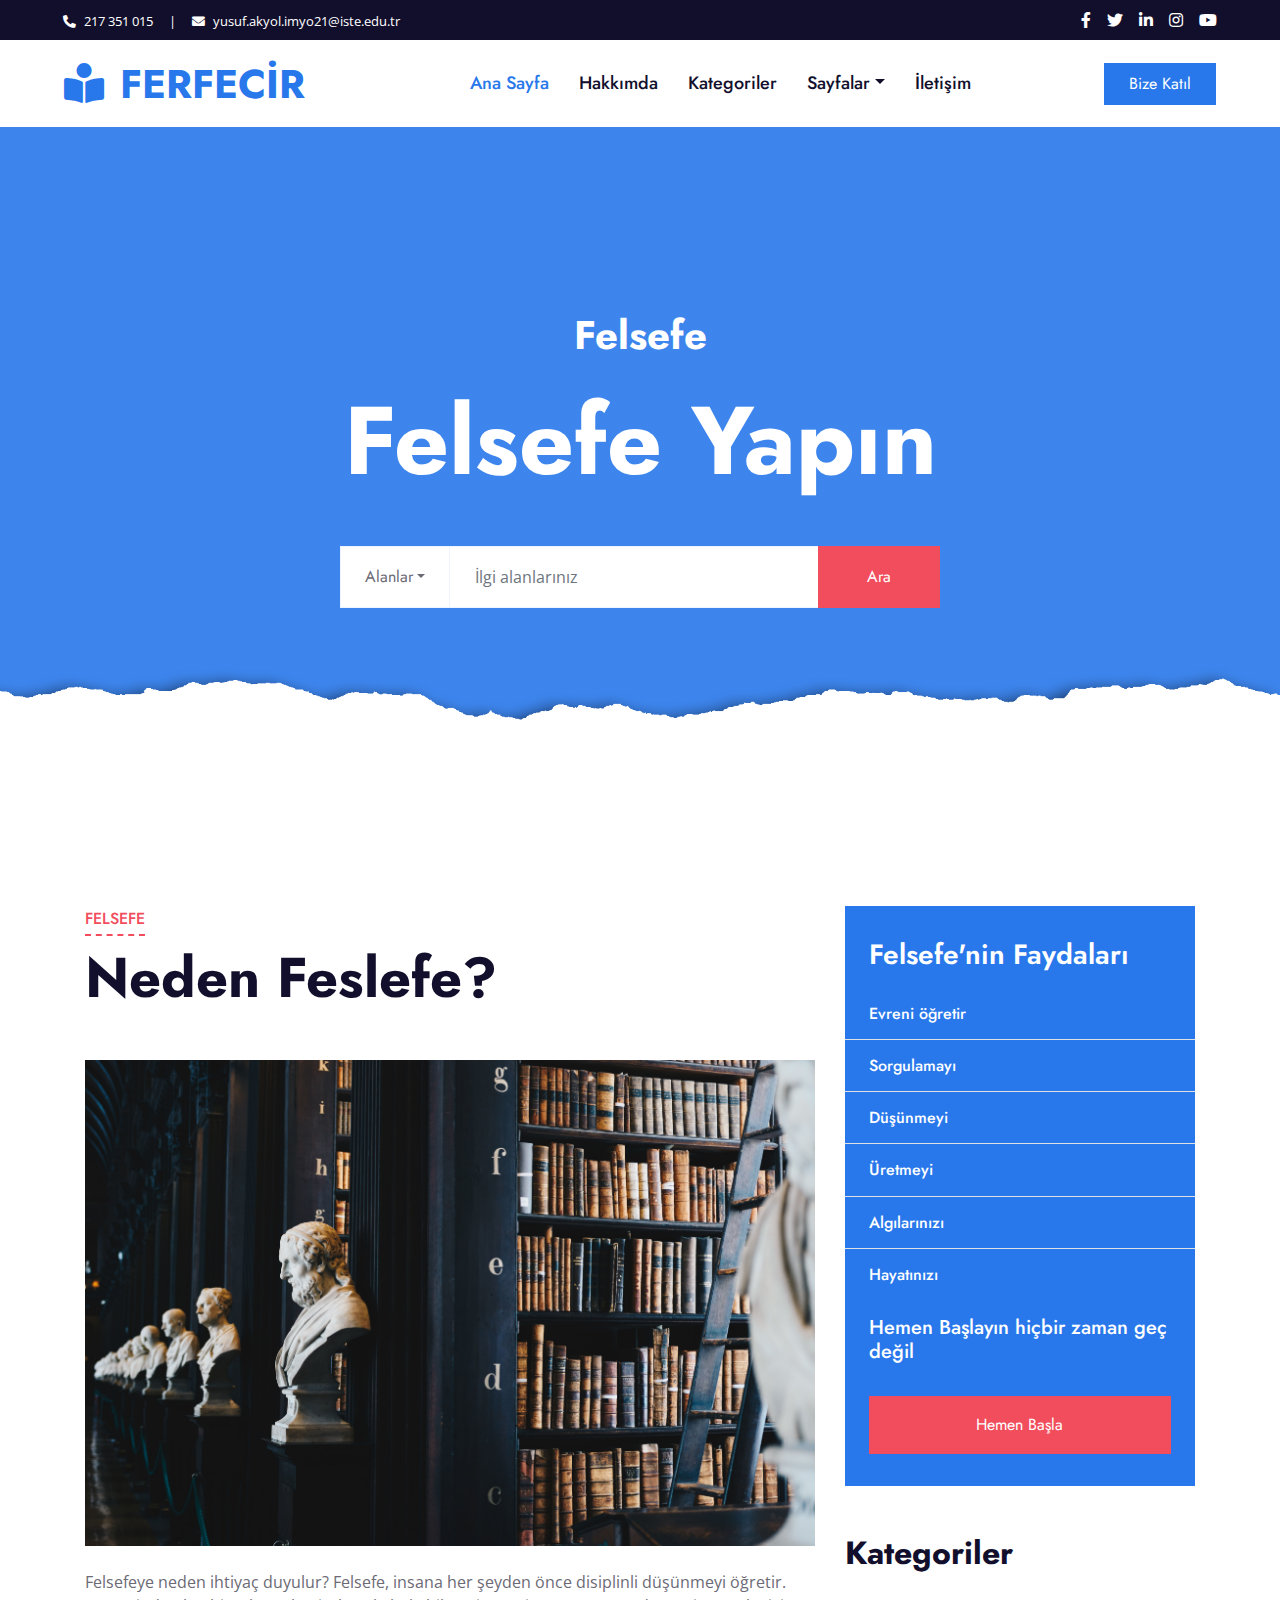
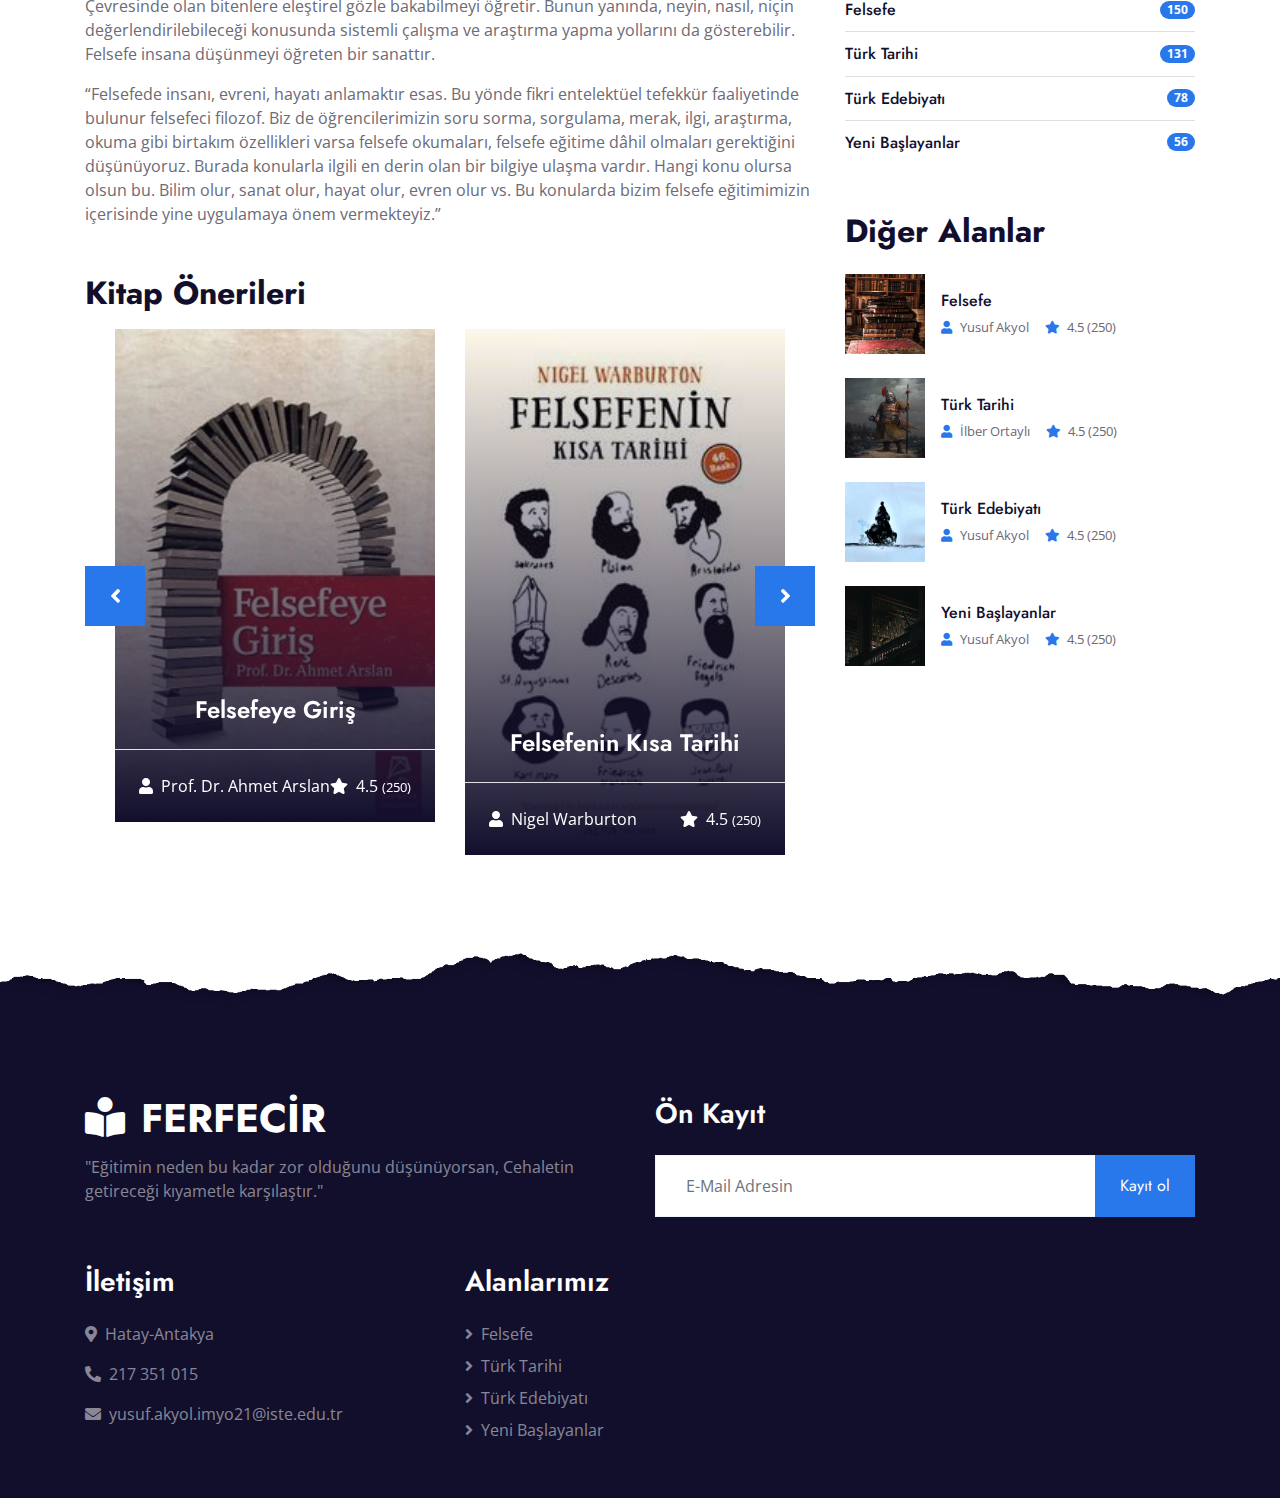
<file: felsefe.html>
<!DOCTYPE html>
<html lang="tr">

<head>
    <meta charset="utf-8">
    <title>Ferfecir - Felsefe</title>
    <meta content="width=device-width, initial-scale=1.0" name="viewport">
    <meta content="" name="keywords">
    <meta content="" name="description">

    <!-- Favicon -->
    <link href="img/favicon.ico" rel="icon">

    <!-- Google Web Fonts -->
    <link rel="preconnect" href="https://fonts.gstatic.com">
    <link
        href="https://fonts.googleapis.com/css2?family=Jost:wght@500;600;700&family=Open+Sans:wght@400;600&display=swap"
        rel="stylesheet">

    <!-- Font Awesome -->
    <link href="https://cdnjs.cloudflare.com/ajax/libs/font-awesome/5.10.0/css/all.min.css" rel="stylesheet">

    <!-- Libraries Stylesheet -->
    <link href="lib/owlcarousel/assets/owl.carousel.min.css" rel="stylesheet">

    <!-- Customized Bootstrap Stylesheet -->
    <link href="css/style.css" rel="stylesheet">
</head>

<body>
    <!-- Topbar Start -->
    <div class="container-fluid bg-dark">
        <div class="row py-2 px-lg-5">
            <div class="col-lg-6 text-center text-lg-left mb-2 mb-lg-0">
                <div class="d-inline-flex align-items-center text-white">
                    <small><i class="fa fa-phone-alt mr-2"></i>217 351 015</small>
                    <small class="px-3">|</small>
                    <small><i class="fa fa-envelope mr-2"></i>yusuf.akyol.imyo21@iste.edu.tr</small>
                </div>
            </div>
            <div class="col-lg-6 text-center text-lg-right">
                <div class="d-inline-flex align-items-center">
                    <a class="text-white px-2" href="">
                        <i class="fab fa-facebook-f"></i>
                    </a>
                    <a class="text-white px-2" href="">
                        <i class="fab fa-twitter"></i>
                    </a>
                    <a class="text-white px-2" href="">
                        <i class="fab fa-linkedin-in"></i>
                    </a>
                    <a class="text-white px-2" href="">
                        <i class="fab fa-instagram"></i>
                    </a>
                    <a class="text-white pl-2" href="">
                        <i class="fab fa-youtube"></i>
                    </a>
                </div>
            </div>
        </div>
    </div>
    <!-- Topbar End -->


    <!-- Navbar Start -->
    <div class="container-fluid p-0">
        <nav class="navbar navbar-expand-lg bg-white navbar-light py-3 py-lg-0 px-lg-5">
            <a href="index.html" class="navbar-brand ml-lg-3">
                <h1 class="m-0 text-uppercase text-primary"><i class="fa fa-book-reader mr-3"></i>Ferfecir</h1>
            </a>
            <button type="button" class="navbar-toggler" data-toggle="collapse" data-target="#navbarCollapse">
                <span class="navbar-toggler-icon"></span>
            </button>
            <div class="collapse navbar-collapse justify-content-between px-lg-3" id="navbarCollapse">
                <div class="navbar-nav mx-auto py-0">
                    <a href="index.html" class="nav-item nav-link active">Ana Sayfa</a>
                    <a href="about.html" class="nav-item nav-link">Hakkımda</a>
                    <a href="course.html" class="nav-item nav-link">Kategoriler</a>
                    <div class="nav-item dropdown">
                        <a href="#" class="nav-link dropdown-toggle" data-toggle="dropdown">Sayfalar</a>
                        <div class="dropdown-menu m-0">
                            <a href="felsefe.html" class="dropdown-item">Felsefe</a>
                            <a href="türktarihi.html" class="dropdown-item">Türk Tarihi</a>
                            <a href="edebiyat.html" class="dropdown-item">Türk Edebiyatı</a>
                            <a href="yeni.html" class="dropdown-item">Yeni Başlayanlar</a>
                        </div>
                    </div>
                    <a href="contact.html" class="nav-item nav-link">İletişim</a>
                </div>
                <a href="" class="btn btn-primary py-2 px-4 d-none d-lg-block">Bize Katıl</a>
            </div>
        </nav>
    </div>
    <!-- Navbar End -->


    <!-- Header Start -->
    <div class="jumbotron jumbotron-fluid position-relative overlay-bottom" style="margin-bottom: 90px;">
        <div class="container text-center my-5 py-5">
            <h1 class="text-white mt-4 mb-4">Felsefe</h1>
            <h1 class="text-white display-1 mb-5">Felsefe Yapın</h1>
            <div class="mx-auto mb-5" style="width: 100%; max-width: 600px;">
                <div class="input-group">
                    <div class="input-group-prepend">
                        <button class="btn btn-outline-light bg-white text-body px-4 dropdown-toggle" type="button"
                            data-toggle="dropdown" aria-haspopup="true" aria-expanded="false">Alanlar</button>
                        <div class="dropdown-menu">
                            <a class="dropdown-item" href="#">Felsefe</a>
                            <a class="dropdown-item" href="#">Türk Tarihi</a>
                            <a class="dropdown-item" href="#">Türk Edebiyatı</a>
                        </div>
                    </div>
                    <input type="text" class="form-control border-light" style="padding: 30px 25px;"
                        placeholder="İlgi alanlarınız">
                    <div class="input-group-append">
                        <button class="btn btn-secondary px-4 px-lg-5">Ara</button>
                    </div>
                </div>
            </div>
        </div>
    </div>
    <!-- Header End -->


    <!-- Detail Start -->
    <div class="container-fluid py-5">
        <div class="container py-5">
            <div class="row">
                <div class="col-lg-8">
                    <div class="mb-5">
                        <div class="section-title position-relative mb-5">
                            <h6 class="d-inline-block position-relative text-secondary text-uppercase pb-2">Felsefe</h6>
                            <h1 class="display-4">Neden Feslefe?</h1>
                        </div>
                        <img style="width: 100%; height: 100%;" class="img-fluid rounded w-100 mb-4"
                            src="img/felsefe.jpg" alt="Image">
                        <p>Felsefeye neden ihtiyaç duyulur?
                            Felsefe, insana her şeyden önce disiplinli düşünmeyi öğretir. Çevresinde olan bitenlere
                            eleştirel gözle bakabilmeyi öğretir. Bunun yanında, neyin, nasıl, niçin
                            değerlendirilebileceği konusunda sistemli çalışma ve araştırma yapma yollarını da
                            gösterebilir. Felsefe insana düşünmeyi öğreten bir sanattır.</p>

                        <p>“Felsefede insanı, evreni, hayatı anlamaktır esas. Bu yönde fikri entelektüel tefekkür
                            faaliyetinde bulunur felsefeci filozof. Biz de öğrencilerimizin soru sorma, sorgulama,
                            merak, ilgi, araştırma, okuma gibi birtakım özellikleri varsa felsefe okumaları, felsefe
                            eğitime dâhil olmaları gerektiğini düşünüyoruz. Burada konularla ilgili en derin olan bir
                            bilgiye ulaşma vardır. Hangi konu olursa olsun bu. Bilim olur, sanat olur, hayat olur, evren
                            olur vs. Bu konularda bizim felsefe eğitimimizin içerisinde yine uygulamaya önem
                            vermekteyiz.”</p>
                    </div>

                    <h2 class="mb-3">Kitap Önerileri</h2>
                    <div class="owl-carousel related-carousel position-relative" style="padding: 0 30px;">
                        <a class="courses-list-item position-relative d-block overflow-hidden mb-2" href="detail.html">
                            <img class="img-fluid" src="img/felsefeye-giriş.jpg" alt="">
                            <div class="courses-text">
                                <h4 class="text-center text-white px-3">Felsefeye Giriş</h4>
                                <div class="border-top w-100 mt-3">
                                    <div class="d-flex justify-content-between p-4">
                                        <span class="text-white"><i class="fa fa-user mr-2"></i>Prof. Dr. Ahmet
                                            Arslan</span>
                                        <span class="text-white"><i class="fa fa-star mr-2"></i>4.5
                                            <small>(250)</small></span>
                                    </div>
                                </div>
                            </div>
                        </a>
                        <a class="courses-list-item position-relative d-block overflow-hidden mb-2" href="detail.html">
                            <img class="img-fluid" src="img/n-kısa.jpg" alt="">
                            <div class="courses-text">
                                <h4 class="text-center text-white px-3">Felsefenin Kısa Tarihi</h4>
                                <div class="border-top w-100 mt-3">
                                    <div class="d-flex justify-content-between p-4">
                                        <span class="text-white"><i class="fa fa-user mr-2"></i>Nigel Warburton</span>
                                        <span class="text-white"><i class="fa fa-star mr-2"></i>4.5
                                            <small>(250)</small></span>
                                    </div>
                                </div>
                            </div>
                        </a>
                        <a class="courses-list-item position-relative d-block overflow-hidden mb-2" href="detail.html">
                            <img style="width: 100%; height: 100%;" class="img-fluid" src="img/öyküsü.jpg" alt="">
                            <div class="courses-text">
                                <h4 class="text-center text-white px-3">Felsefenin Öyküsü</h4>
                                <div class="border-top w-100 mt-3">
                                    <div class="d-flex justify-content-between p-4">
                                        <span class="text-white"><i class="fa fa-user mr-2"></i>Bryan Magee</span>
                                        <span class="text-white"><i class="fa fa-star mr-2"></i>4.5
                                            <small>(250)</small></span>
                                    </div>
                                </div>
                            </div>
                        </a>
                    </div>
                </div>

                <div class="col-lg-4 mt-5 mt-lg-0">
                    <div class="bg-primary mb-5 py-3">
                        <h3 class="text-white py-3 px-4 m-0">Felsefe'nin Faydaları</h3>
                        <div class="d-flex justify-content-between border-bottom px-4">
                            <h6 class="text-white my-3">Evreni öğretir</h6>
                        </div>
                        <div class="d-flex justify-content-between border-bottom px-4">
                            <h6 class="text-white my-3">Sorgulamayı</h6>
                        </div>
                        <div class="d-flex justify-content-between border-bottom px-4">
                            <h6 class="text-white my-3">Düşünmeyi</h6>
                        </div>
                        <div class="d-flex justify-content-between border-bottom px-4">
                            <h6 class="text-white my-3">Üretmeyi</h6>
                        </div>
                        <div class="d-flex justify-content-between border-bottom px-4">
                            <h6 class="text-white my-3">Algılarınızı</h6>
                        </div>
                        <div class="d-flex justify-content-between px-4">
                            <h6 class="text-white my-3">Hayatınızı</h6>
                        </div>
                        <h5 class="text-white py-3 px-4 m-0">Hemen Başlayın hiçbir zaman geç değil</h5>
                        <div class="py-3 px-4">
                            <a class="btn btn-block btn-secondary py-3 px-5" href="detail.html">Hemen Başla</a>
                        </div>
                    </div>

                    <div class="mb-5">
                        <h2 class="mb-3">Kategoriler</h2>
                        <ul class="list-group list-group-flush">
                            <li class="list-group-item d-flex justify-content-between align-items-center px-0">
                                <a href="felsefe.html" class="text-decoration-none h6 m-0">Felsefe</a>
                                <span class="badge badge-primary badge-pill">150</span>
                            </li>
                            <li class="list-group-item d-flex justify-content-between align-items-center px-0">
                                <a href="türktarihi.html" class="text-decoration-none h6 m-0">Türk Tarihi</a>
                                <span class="badge badge-primary badge-pill">131</span>
                            </li>
                            <li class="list-group-item d-flex justify-content-between align-items-center px-0">
                                <a href="edebiyat.html" class="text-decoration-none h6 m-0">Türk Edebiyatı</a>
                                <span class="badge badge-primary badge-pill">78</span>
                            </li>
                            <li class="list-group-item d-flex justify-content-between align-items-center px-0">
                                <a href="yeni.html" class="text-decoration-none h6 m-0">Yeni Başlayanlar</a>
                                <span class="badge badge-primary badge-pill">56</span>
                            </li>
                        </ul>
                    </div>

                    <div class="mb-5">
                        <h2 class="mb-4">Diğer Alanlar</h2>
                        <a class="d-flex align-items-center text-decoration-none mb-4" href="felsefe.html">
                            <img style="width: 80px; height: 80px;" class="img-fluid rounded" src="img/antique-book.jpg" alt="">
                            <div class="pl-3">
                                <h6>Felsefe</h6>
                                <div class="d-flex">
                                    <small class="text-body mr-3"><i class="fa fa-user text-primary mr-2"></i>Yusuf Akyol</small>
                                    <small class="text-body"><i class="fa fa-star text-primary mr-2"></i>4.5
                                        (250)</small>
                                </div>
                            </div>
                        </a>
                        <a class="d-flex align-items-center text-decoration-none mb-4" href="türktarihi.html">
                            <img style="width: 80px; height: 80px;" class="img-fluid rounded" src="img/turkish.jpg" alt="">
                            <div class="pl-3">
                                <h6>Türk Tarihi</h6>
                                <div class="d-flex">
                                    <small class="text-body mr-3"><i class="fa fa-user text-primary mr-2"></i>İlber Ortaylı</small>
                                    <small class="text-body"><i class="fa fa-star text-primary mr-2"></i>4.5
                                        (250)</small>
                                </div>
                            </div>
                        </a>
                        <a class="d-flex align-items-center text-decoration-none mb-4" href="edebiyat.html">
                            <img style="width: 80px; height: 80px;" class="img-fluid rounded" src="img/memed.jpeg" alt="">
                            <div class="pl-3">
                                <h6>Türk Edebiyatı</h6>
                                <div class="d-flex">
                                    <small class="text-body mr-3"><i class="fa fa-user text-primary mr-2"></i>Yusuf Akyol</small>
                                    <small class="text-body"><i class="fa fa-star text-primary mr-2"></i>4.5
                                        (250)</small>
                                </div>
                            </div>
                        </a>
                        <a class="d-flex align-items-center text-decoration-none" href="yeni.html">
                            <img style="width: 80px; height: 80px;" class="img-fluid rounded" src="img/henry-be-TCsCykbwSJw-unsplash.jpg" alt="">
                            <div class="pl-3">
                                <h6>Yeni Başlayanlar</h6>
                                <div class="d-flex">
                                    <small class="text-body mr-3"><i class="fa fa-user text-primary mr-2"></i>Yusuf Akyol</small>
                                    <small class="text-body"><i class="fa fa-star text-primary mr-2"></i>4.5
                                        (250)</small>
                                </div>
                            </div>
                        </a>
                    </div>
                </div>
            </div>
        </div>
    </div>
    <!-- Detail End -->


    <!-- Footer Start -->
    <div class="container-fluid position-relative overlay-top bg-dark text-white-50 py-5" style="margin-top: 90px;">
        <div class="container mt-5 pt-5">
            <div class="row">
                <div class="col-md-6 mb-5">
                    <a href="index.html" class="navbar-brand">
                        <h1 class="mt-n2 text-uppercase text-white"><i class="fa fa-book-reader mr-3"></i>Ferfecir</h1>
                    </a>
                    <p class="m-0">"Eğitimin neden bu kadar zor olduğunu düşünüyorsan, Cehaletin getireceği kıyametle
                        karşılaştır."</p>
                </div>
                <div class="col-md-6 mb-5">
                    <h3 class="text-white mb-4">Ön Kayıt</h3>
                    <div class="w-100">
                        <div class="input-group">
                            <input type="text" class="form-control border-light" style="padding: 30px;"
                                placeholder="E-Mail Adresin">
                            <div class="input-group-append">
                                <button class="btn btn-primary px-4">Kayıt ol</button>
                            </div>
                        </div>
                    </div>
                </div>
            </div>
            <div class="row">
                <div class="col-md-4 mb-5">
                    <h3 class="text-white mb-4">İletişim</h3>
                    <p><i class="fa fa-map-marker-alt mr-2"></i>Hatay-Antakya</p>
                    <p><i class="fa fa-phone-alt mr-2"></i>217 351 015</p>
                    <p><i class="fa fa-envelope mr-2"></i>yusuf.akyol.imyo21@iste.edu.tr</p>

                </div>
                <div class="col-md-4 mb-5">
                    <h3 class="text-white mb-4">Alanlarımız</h3>
                    <div class="d-flex flex-column justify-content-start">
                        <a class="text-white-50 mb-2" href="#"><i class="fa fa-angle-right mr-2"></i>Felsefe</a>
                        <a class="text-white-50 mb-2" href="#"><i class="fa fa-angle-right mr-2"></i>Türk Tarihi</a>
                        <a class="text-white-50 mb-2" href="#"><i class="fa fa-angle-right mr-2"></i>Türk Edebiyatı</a>
                        <a class="text-white-50 mb-2" href="#"><i class="fa fa-angle-right mr-2"></i>Yeni
                            Başlayanlar</a>
                    </div>
                </div>

            </div>
        </div>
    </div>

    <!-- Footer End -->


    <!-- Back to Top -->
    <a href="#" class="btn btn-lg btn-primary rounded-0 btn-lg-square back-to-top"><i
            class="fa fa-angle-double-up"></i></a>


    <!-- JavaScript Libraries -->
    <script src="https://code.jquery.com/jquery-3.4.1.min.js"></script>
    <script src="https://stackpath.bootstrapcdn.com/bootstrap/4.4.1/js/bootstrap.bundle.min.js"></script>
    <script src="lib/easing/easing.min.js"></script>
    <script src="lib/waypoints/waypoints.min.js"></script>
    <script src="lib/counterup/counterup.min.js"></script>
    <script src="lib/owlcarousel/owl.carousel.min.js"></script>

    <!-- Template Javascript -->
    <script src="js/main.js"></script>
</body>

</html>
</file>
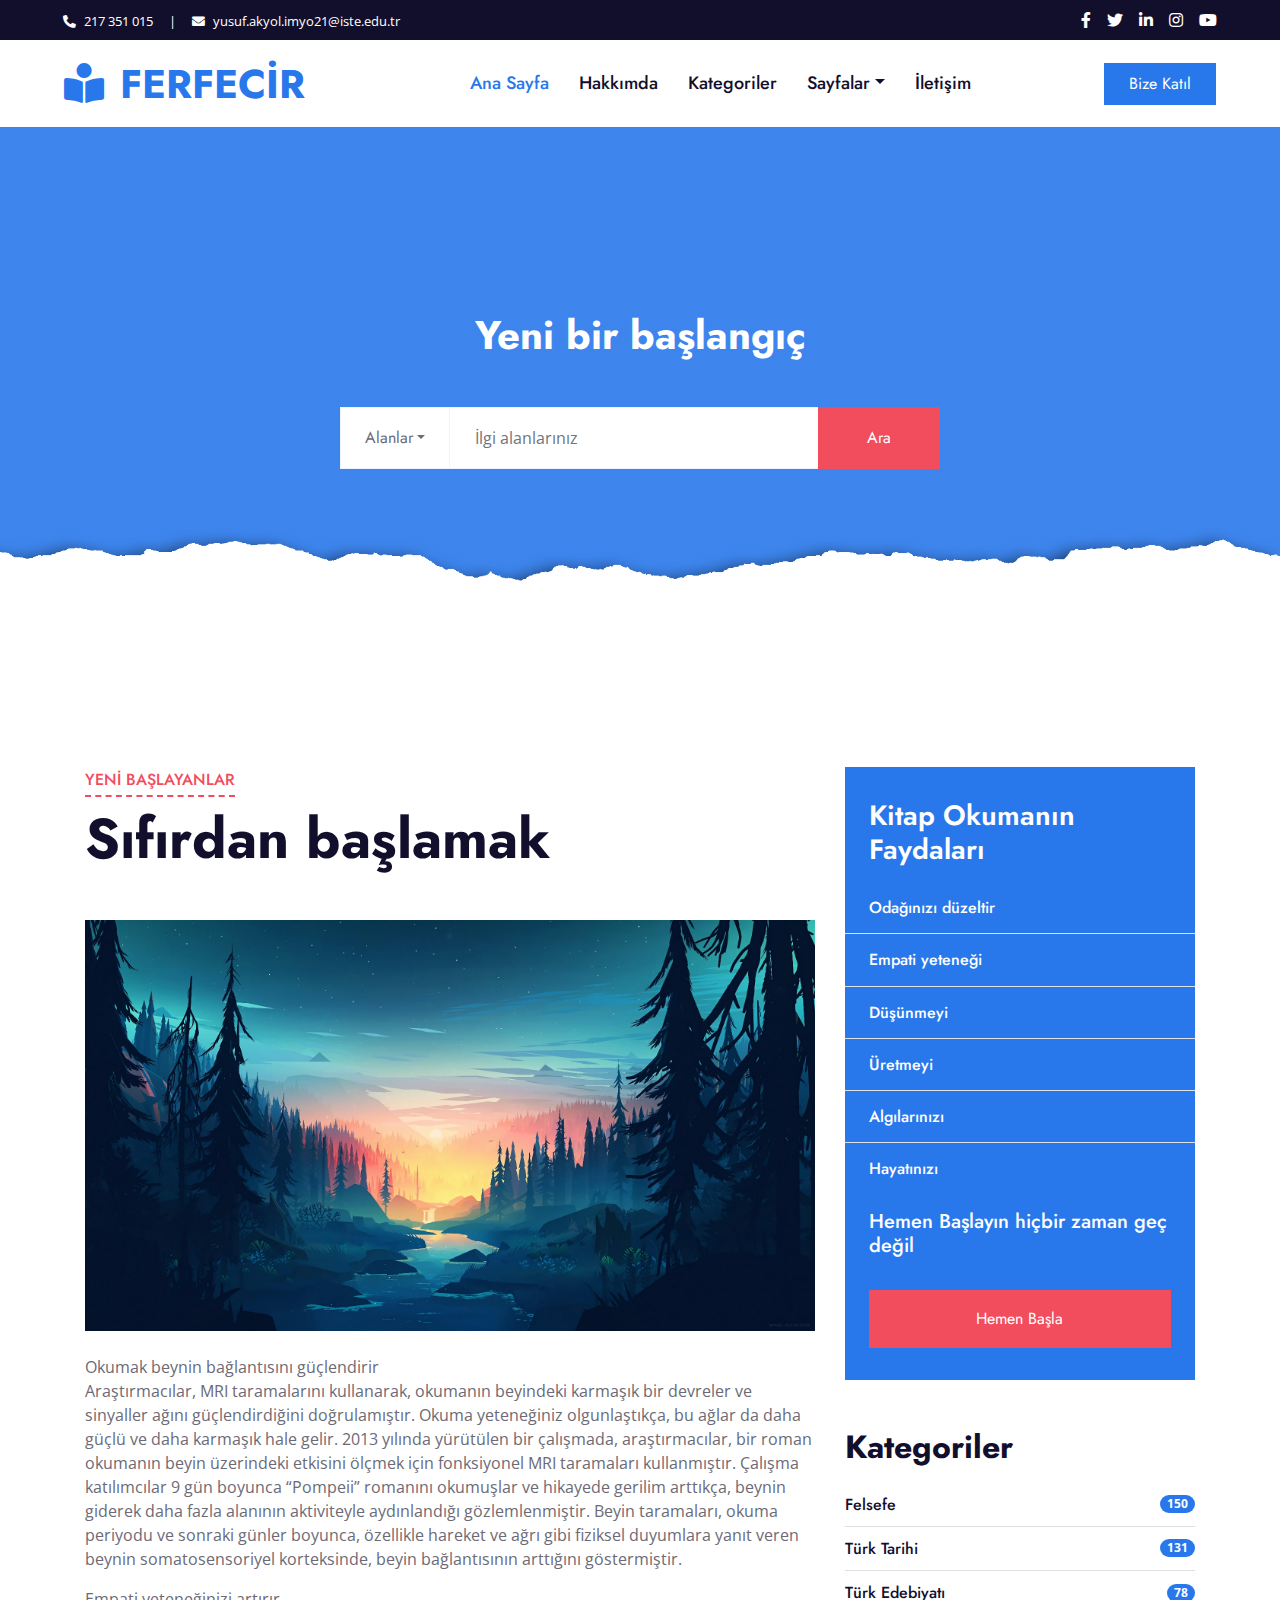
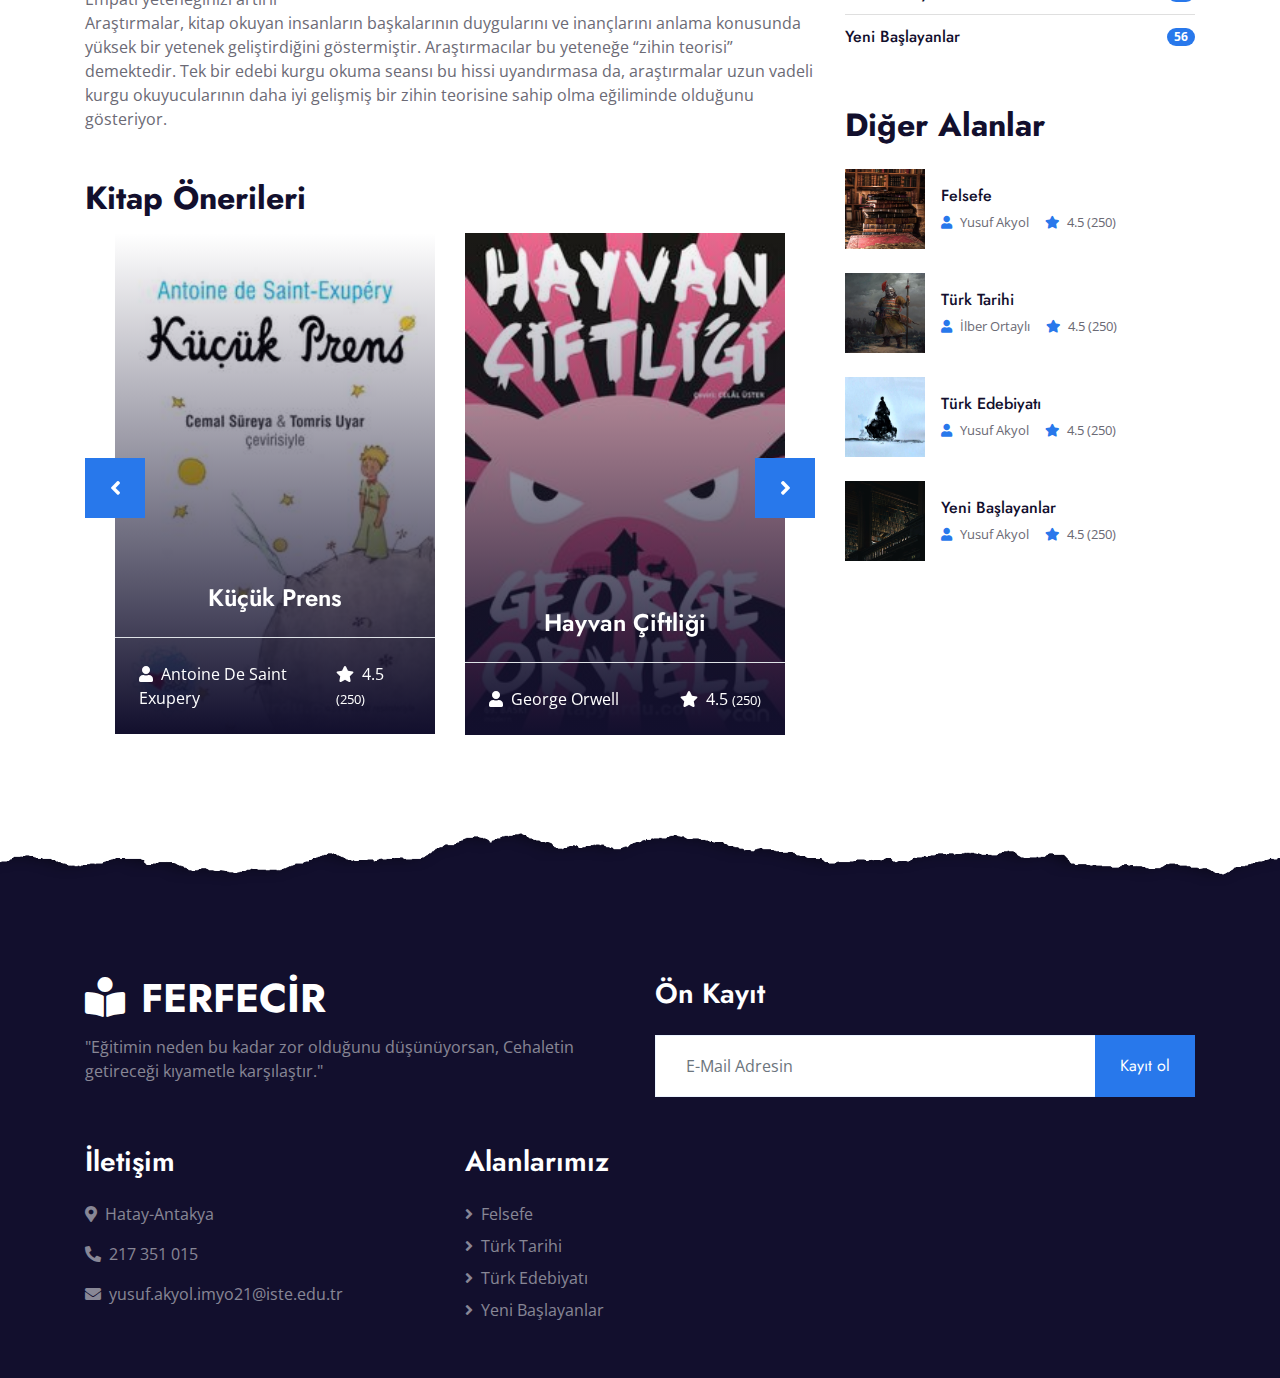
<file: yeni.html>
<!DOCTYPE html>
<html lang="tr">

<head>
    <meta charset="utf-8">
    <title>Ferfecir - Yeni Başlayanlar</title>
    <meta content="width=device-width, initial-scale=1.0" name="viewport">
    <meta content="" name="keywords">
    <meta content="" name="description">

    <!-- Favicon -->
    <link href="img/favicon.ico" rel="icon">

    <!-- Google Web Fonts -->
    <link rel="preconnect" href="https://fonts.gstatic.com">
    <link
        href="https://fonts.googleapis.com/css2?family=Jost:wght@500;600;700&family=Open+Sans:wght@400;600&display=swap"
        rel="stylesheet">

    <!-- Font Awesome -->
    <link href="https://cdnjs.cloudflare.com/ajax/libs/font-awesome/5.10.0/css/all.min.css" rel="stylesheet">

    <!-- Libraries Stylesheet -->
    <link href="lib/owlcarousel/assets/owl.carousel.min.css" rel="stylesheet">

    <!-- Customized Bootstrap Stylesheet -->
    <link href="css/style.css" rel="stylesheet">
</head>

<body>
    <!-- Topbar Start -->
    <div class="container-fluid bg-dark">
        <div class="row py-2 px-lg-5">
            <div class="col-lg-6 text-center text-lg-left mb-2 mb-lg-0">
                <div class="d-inline-flex align-items-center text-white">
                    <small><i class="fa fa-phone-alt mr-2"></i>217 351 015</small>
                    <small class="px-3">|</small>
                    <small><i class="fa fa-envelope mr-2"></i>yusuf.akyol.imyo21@iste.edu.tr</small>
                </div>
            </div>
            <div class="col-lg-6 text-center text-lg-right">
                <div class="d-inline-flex align-items-center">
                    <a class="text-white px-2" href="">
                        <i class="fab fa-facebook-f"></i>
                    </a>
                    <a class="text-white px-2" href="">
                        <i class="fab fa-twitter"></i>
                    </a>
                    <a class="text-white px-2" href="">
                        <i class="fab fa-linkedin-in"></i>
                    </a>
                    <a class="text-white px-2" href="">
                        <i class="fab fa-instagram"></i>
                    </a>
                    <a class="text-white pl-2" href="">
                        <i class="fab fa-youtube"></i>
                    </a>
                </div>
            </div>
        </div>
    </div>
    <!-- Topbar End -->


    <!-- Navbar Start -->
    <div class="container-fluid p-0">
        <nav class="navbar navbar-expand-lg bg-white navbar-light py-3 py-lg-0 px-lg-5">
            <a href="index.html" class="navbar-brand ml-lg-3">
                <h1 class="m-0 text-uppercase text-primary"><i class="fa fa-book-reader mr-3"></i>Ferfecir</h1>
            </a>
            <button type="button" class="navbar-toggler" data-toggle="collapse" data-target="#navbarCollapse">
                <span class="navbar-toggler-icon"></span>
            </button>
            <div class="collapse navbar-collapse justify-content-between px-lg-3" id="navbarCollapse">
                <div class="navbar-nav mx-auto py-0">
                    <a href="index.html" class="nav-item nav-link active">Ana Sayfa</a>
                    <a href="about.html" class="nav-item nav-link">Hakkımda</a>
                    <a href="course.html" class="nav-item nav-link">Kategoriler</a>
                    <div class="nav-item dropdown">
                        <a href="#" class="nav-link dropdown-toggle" data-toggle="dropdown">Sayfalar</a>
                        <div class="dropdown-menu m-0">
                            <a href="felsefe.html" class="dropdown-item">Felsefe</a>
                            <a href="türktarihi.html" class="dropdown-item">Türk Tarihi</a>
                            <a href="edebiyat.html" class="dropdown-item">Türk Edebiyatı</a>
                            <a href="yeni.html" class="dropdown-item">Yeni Başlayanlar</a>
                        </div>
                    </div>
                    <a href="contact.html" class="nav-item nav-link">İletişim</a>
                </div>
                <a href="" class="btn btn-primary py-2 px-4 d-none d-lg-block">Bize Katıl</a>
            </div>
        </nav>
    </div>
    <!-- Navbar End -->


    <!-- Header Start -->
    <div class="jumbotron jumbotron-fluid position-relative overlay-bottom" style="margin-bottom: 90px;">
        <div class="container text-center my-5 py-5">
            <h1 class="text-white mt-4 mb-4">Yeni bir başlangıç</h1>
            <h1 class="text-white display-1 mb-5"></h1>
            <div class="mx-auto mb-5" style="width: 100%; max-width: 600px;">
                <div class="input-group">
                    <div class="input-group-prepend">
                        <button class="btn btn-outline-light bg-white text-body px-4 dropdown-toggle" type="button"
                            data-toggle="dropdown" aria-haspopup="true" aria-expanded="false">Alanlar</button>
                        <div class="dropdown-menu">
                            <a class="dropdown-item" href="#">Felsefe</a>
                            <a class="dropdown-item" href="#">Türk Tarihi</a>
                            <a class="dropdown-item" href="#">Türk Edebiyatı</a>
                        </div>
                    </div>
                    <input type="text" class="form-control border-light" style="padding: 30px 25px;"
                        placeholder="İlgi alanlarınız">
                    <div class="input-group-append">
                        <button class="btn btn-secondary px-4 px-lg-5">Ara</button>
                    </div>
                </div>
            </div>
        </div>
    </div>
    <!-- Header End -->


    <!-- Detail Start -->
    <div class="container-fluid py-5">
        <div class="container py-5">
            <div class="row">
                <div class="col-lg-8">
                    <div class="mb-5">
                        <div class="section-title position-relative mb-5">
                            <h6 class="d-inline-block position-relative text-secondary text-uppercase pb-2">Yeni Başlayanlar</h6>
                            <h1 class="display-4">Sıfırdan başlamak</h1>
                        </div>
                        <img style="width: 100%; height: 100%;" class="img-fluid rounded w-100 mb-4"
                            src="img/yeni.jpg" alt="Image">
                        <p>Okumak beynin bağlantısını güçlendirir <br>
                            Araştırmacılar, MRI taramalarını kullanarak, okumanın beyindeki karmaşık bir devreler ve sinyaller ağını güçlendirdiğini doğrulamıştır. Okuma yeteneğiniz olgunlaştıkça, bu ağlar da daha güçlü ve daha karmaşık hale gelir. 2013 yılında yürütülen bir çalışmada, araştırmacılar, bir roman okumanın beyin üzerindeki etkisini ölçmek için fonksiyonel MRI taramaları kullanmıştır. Çalışma katılımcılar 9 gün boyunca “Pompeii” romanını okumuşlar ve hikayede gerilim arttıkça, beynin giderek daha fazla alanının aktiviteyle aydınlandığı gözlemlenmiştir. Beyin taramaları, okuma periyodu ve sonraki günler boyunca, özellikle hareket ve ağrı gibi fiziksel duyumlara yanıt veren beynin somatosensoriyel korteksinde, beyin bağlantısının arttığını göstermiştir.</p>

                        <p>Empati yeteneğinizi artırır <br>
                            Araştırmalar, kitap okuyan insanların başkalarının duygularını ve inançlarını anlama konusunda yüksek bir yetenek geliştirdiğini göstermiştir. Araştırmacılar bu yeteneğe “zihin teorisi” demektedir. Tek bir edebi kurgu okuma seansı bu hissi uyandırmasa da, araştırmalar uzun vadeli kurgu okuyucularının daha iyi gelişmiş bir zihin teorisine sahip olma eğiliminde olduğunu gösteriyor.</p>
                    </div>

                    <h2 class="mb-3">Kitap Önerileri</h2>
                    <div class="owl-carousel related-carousel position-relative" style="padding: 0 30px;">
                        <a class="courses-list-item position-relative d-block overflow-hidden mb-2" href="yeni.html">
                            <img class="img-fluid" src="img/prens.jpg" alt="">
                            <div class="courses-text">
                                <h4 class="text-center text-white px-3">Küçük Prens</h4>
                                <div class="border-top w-100 mt-3">
                                    <div class="d-flex justify-content-between p-4">
                                        <span class="text-white"><i class="fa fa-user mr-2"></i>Antoine De Saint Exupery</span>
                                        <span class="text-white"><i class="fa fa-star mr-2"></i>4.5
                                            <small>(250)</small></span>
                                    </div>
                                </div>
                            </div>
                        </a>
                        <a class="courses-list-item position-relative d-block overflow-hidden mb-2" href="yeni.html">
                            <img class="img-fluid" src="img/hayvan.jpg" alt="">
                            <div class="courses-text">
                                <h4 class="text-center text-white px-3">Hayvan Çiftliği</h4>
                                <div class="border-top w-100 mt-3">
                                    <div class="d-flex justify-content-between p-4">
                                        <span class="text-white"><i class="fa fa-user mr-2"></i>George Orwell</span>
                                        <span class="text-white"><i class="fa fa-star mr-2"></i>4.5
                                            <small>(250)</small></span>
                                    </div>
                                </div>
                            </div>
                        </a>
                        <a class="courses-list-item position-relative d-block overflow-hidden mb-2" href="yeni.html">
                            <img style="width: 100%; height: 100%;" class="img-fluid" src="img/satranç.jpg" alt="">
                            <div class="courses-text">
                                <h4 class="text-center text-white px-3">Satranç</h4>
                                <div class="border-top w-100 mt-3">
                                    <div class="d-flex justify-content-between p-4">
                                        <span class="text-white"><i class="fa fa-user mr-2"></i>Stefan Zweig</span>
                                        <span class="text-white"><i class="fa fa-star mr-2"></i>4.5
                                            <small>(250)</small></span>
                                    </div>
                                </div>
                            </div>
                        </a>
                    </div>
                </div>

                <div class="col-lg-4 mt-5 mt-lg-0">
                    <div class="bg-primary mb-5 py-3">
                        <h3 class="text-white py-3 px-4 m-0">Kitap Okumanın Faydaları</h3>
                        <div class="d-flex justify-content-between border-bottom px-4">
                            <h6 class="text-white my-3">Odağınızı düzeltir</h6>
                        </div>
                        <div class="d-flex justify-content-between border-bottom px-4">
                            <h6 class="text-white my-3">Empati yeteneği</h6>
                        </div>
                        <div class="d-flex justify-content-between border-bottom px-4">
                            <h6 class="text-white my-3">Düşünmeyi</h6>
                        </div>
                        <div class="d-flex justify-content-between border-bottom px-4">
                            <h6 class="text-white my-3">Üretmeyi</h6>
                        </div>
                        <div class="d-flex justify-content-between border-bottom px-4">
                            <h6 class="text-white my-3">Algılarınızı</h6>
                        </div>
                        <div class="d-flex justify-content-between px-4">
                            <h6 class="text-white my-3">Hayatınızı</h6>
                        </div>
                        <h5 class="text-white py-3 px-4 m-0">Hemen Başlayın hiçbir zaman geç değil</h5>
                        <div class="py-3 px-4">
                            <a class="btn btn-block btn-secondary py-3 px-5" href="yeni.html">Hemen Başla</a>
                        </div>
                    </div>

                    <div class="mb-5">
                        <h2 class="mb-3">Kategoriler</h2>
                        <ul class="list-group list-group-flush">
                            <li class="list-group-item d-flex justify-content-between align-items-center px-0">
                                <a href="felsefe.html" class="text-decoration-none h6 m-0">Felsefe</a>
                                <span class="badge badge-primary badge-pill">150</span>
                            </li>
                            <li class="list-group-item d-flex justify-content-between align-items-center px-0">
                                <a href="türktarihi.html" class="text-decoration-none h6 m-0">Türk Tarihi</a>
                                <span class="badge badge-primary badge-pill">131</span>
                            </li>
                            <li class="list-group-item d-flex justify-content-between align-items-center px-0">
                                <a href="edebiyat.html" class="text-decoration-none h6 m-0">Türk Edebiyatı</a>
                                <span class="badge badge-primary badge-pill">78</span>
                            </li>
                            <li class="list-group-item d-flex justify-content-between align-items-center px-0">
                                <a href="yeni.html" class="text-decoration-none h6 m-0">Yeni Başlayanlar</a>
                                <span class="badge badge-primary badge-pill">56</span>
                            </li>
                        </ul>
                    </div>

                    <div class="mb-5">
                        <h2 class="mb-4">Diğer Alanlar</h2>
                        <a class="d-flex align-items-center text-decoration-none mb-4" href="felsefe.html">
                            <img style="width: 80px; height: 80px;" class="img-fluid rounded" src="img/antique-book.jpg" alt="">
                            <div class="pl-3">
                                <h6>Felsefe</h6>
                                <div class="d-flex">
                                    <small class="text-body mr-3"><i class="fa fa-user text-primary mr-2"></i>Yusuf Akyol</small>
                                    <small class="text-body"><i class="fa fa-star text-primary mr-2"></i>4.5
                                        (250)</small>
                                </div>
                            </div>
                        </a>
                        <a class="d-flex align-items-center text-decoration-none mb-4" href="türktarihi.html">
                            <img style="width: 80px; height: 80px;" class="img-fluid rounded" src="img/turkish.jpg" alt="">
                            <div class="pl-3">
                                <h6>Türk Tarihi</h6>
                                <div class="d-flex">
                                    <small class="text-body mr-3"><i class="fa fa-user text-primary mr-2"></i>İlber Ortaylı</small>
                                    <small class="text-body"><i class="fa fa-star text-primary mr-2"></i>4.5
                                        (250)</small>
                                </div>
                            </div>
                        </a>
                        <a class="d-flex align-items-center text-decoration-none mb-4" href="edebiyat.html">
                            <img style="width: 80px; height: 80px;" class="img-fluid rounded" src="img/memed.jpeg" alt="">
                            <div class="pl-3">
                                <h6>Türk Edebiyatı</h6>
                                <div class="d-flex">
                                    <small class="text-body mr-3"><i class="fa fa-user text-primary mr-2"></i>Yusuf Akyol</small>
                                    <small class="text-body"><i class="fa fa-star text-primary mr-2"></i>4.5
                                        (250)</small>
                                </div>
                            </div>
                        </a>
                        <a class="d-flex align-items-center text-decoration-none" href="yeni.html">
                            <img style="width: 80px; height: 80px;" class="img-fluid rounded" src="img/henry-be-TCsCykbwSJw-unsplash.jpg" alt="">
                            <div class="pl-3">
                                <h6>Yeni Başlayanlar</h6>
                                <div class="d-flex">
                                    <small class="text-body mr-3"><i class="fa fa-user text-primary mr-2"></i>Yusuf Akyol</small>
                                    <small class="text-body"><i class="fa fa-star text-primary mr-2"></i>4.5
                                        (250)</small>
                                </div>
                            </div>
                        </a>
                    </div>
                </div>
            </div>
        </div>
    </div>
    <!-- Detail End -->


    <!-- Footer Start -->
    <div class="container-fluid position-relative overlay-top bg-dark text-white-50 py-5" style="margin-top: 90px;">
        <div class="container mt-5 pt-5">
            <div class="row">
                <div class="col-md-6 mb-5">
                    <a href="index.html" class="navbar-brand">
                        <h1 class="mt-n2 text-uppercase text-white"><i class="fa fa-book-reader mr-3"></i>Ferfecir</h1>
                    </a>
                    <p class="m-0">"Eğitimin neden bu kadar zor olduğunu düşünüyorsan, Cehaletin getireceği kıyametle
                        karşılaştır."</p>
                </div>
                <div class="col-md-6 mb-5">
                    <h3 class="text-white mb-4">Ön Kayıt</h3>
                    <div class="w-100">
                        <div class="input-group">
                            <input type="text" class="form-control border-light" style="padding: 30px;"
                                placeholder="E-Mail Adresin">
                            <div class="input-group-append">
                                <button class="btn btn-primary px-4">Kayıt ol</button>
                            </div>
                        </div>
                    </div>
                </div>
            </div>
            <div class="row">
                <div class="col-md-4 mb-5">
                    <h3 class="text-white mb-4">İletişim</h3>
                    <p><i class="fa fa-map-marker-alt mr-2"></i>Hatay-Antakya</p>
                    <p><i class="fa fa-phone-alt mr-2"></i>217 351 015</p>
                    <p><i class="fa fa-envelope mr-2"></i>yusuf.akyol.imyo21@iste.edu.tr</p>

                </div>
                <div class="col-md-4 mb-5">
                    <h3 class="text-white mb-4">Alanlarımız</h3>
                    <div class="d-flex flex-column justify-content-start">
                        <a class="text-white-50 mb-2" href="felsefe.html"><i class="fa fa-angle-right mr-2"></i>Felsefe</a>
                        <a class="text-white-50 mb-2" href="türktarihi.html"><i class="fa fa-angle-right mr-2"></i>Türk Tarihi</a>
                        <a class="text-white-50 mb-2" href="edebiyat.html"><i class="fa fa-angle-right mr-2"></i>Türk Edebiyatı</a>
                        <a class="text-white-50 mb-2" href="yeni.html"><i class="fa fa-angle-right mr-2"></i>Yeni Başlayanlar</a>
                    </div>
                </div>

            </div>
        </div>
    </div>

    <!-- Footer End -->


    <!-- Back to Top -->
    <a href="#" class="btn btn-lg btn-primary rounded-0 btn-lg-square back-to-top"><i
            class="fa fa-angle-double-up"></i></a>


    <!-- JavaScript Libraries -->
    <script src="https://code.jquery.com/jquery-3.4.1.min.js"></script>
    <script src="https://stackpath.bootstrapcdn.com/bootstrap/4.4.1/js/bootstrap.bundle.min.js"></script>
    <script src="lib/easing/easing.min.js"></script>
    <script src="lib/waypoints/waypoints.min.js"></script>
    <script src="lib/counterup/counterup.min.js"></script>
    <script src="lib/owlcarousel/owl.carousel.min.js"></script>

    <!-- Template Javascript -->
    <script src="js/main.js"></script>
</body>

</html>
</file>
<file: css/style.css>
/******* Bootstrap Theming ********/
/*!
 * Bootstrap v4.5.3 (https://getbootstrap.com/)
 * Copyright 2011-2020 The Bootstrap Authors
 * Copyright 2011-2020 Twitter, Inc.
 * Licensed under MIT (https://github.com/twbs/bootstrap/blob/main/LICENSE)
 */
:root {
  --blue: #007bff;
  --indigo: #6610f2;
  --purple: #6f42c1;
  --pink: #e83e8c;
  --red: #dc3545;
  --orange: #fd7e14;
  --yellow: #ffc107;
  --green: #28a745;
  --teal: #20c997;
  --cyan: #17a2b8;
  --white: #fff;
  --gray: #6c757d;
  --gray-dark: #343a40;
  --primary: #2878EB;
  --secondary: #F14D5D;
  --success: #28a745;
  --info: #17a2b8;
  --warning: #ffc107;
  --danger: #dc3545;
  --light: #ECF4FF;
  --dark: #120F2D;
  --breakpoint-xs: 0;
  --breakpoint-sm: 576px;
  --breakpoint-md: 768px;
  --breakpoint-lg: 992px;
  --breakpoint-xl: 1200px;
  --font-family-sans-serif: -apple-system, BlinkMacSystemFont, "Segoe UI", Roboto, "Helvetica Neue", Arial, "Noto Sans", sans-serif, "Apple Color Emoji", "Segoe UI Emoji", "Segoe UI Symbol", "Noto Color Emoji";
  --font-family-monospace: SFMono-Regular, Menlo, Monaco, Consolas, "Liberation Mono", "Courier New", monospace;
}

*,
*::before,
*::after {
  box-sizing: border-box;
}

html {
  font-family: sans-serif;
  line-height: 1.15;
  -webkit-text-size-adjust: 100%;
  -webkit-tap-highlight-color: rgba(0, 0, 0, 0);
}

article, aside, figcaption, figure, footer, header, hgroup, main, nav, section {
  display: block;
}

body {
  margin: 0;
  font-family: "Open Sans", sans-serif;
  font-size: 1rem;
  font-weight: 400;
  line-height: 1.5;
  color: #6B6A75;
  text-align: left;
  background-color: #FFFFFF;
}

[tabindex="-1"]:focus:not(:focus-visible) {
  outline: 0 !important;
}

hr {
  box-sizing: content-box;
  height: 0;
  overflow: visible;
}

h1, h2, h3, h4, h5, h6 {
  margin-top: 0;
  margin-bottom: 0.5rem;
}

p {
  margin-top: 0;
  margin-bottom: 1rem;
}

abbr[title],
abbr[data-original-title] {
  text-decoration: underline;
  text-decoration: underline dotted;
  cursor: help;
  border-bottom: 0;
  text-decoration-skip-ink: none;
}

address {
  margin-bottom: 1rem;
  font-style: normal;
  line-height: inherit;
}

ol,
ul,
dl {
  margin-top: 0;
  margin-bottom: 1rem;
}

ol ol,
ul ul,
ol ul,
ul ol {
  margin-bottom: 0;
}

dt {
  font-weight: 700;
}

dd {
  margin-bottom: .5rem;
  margin-left: 0;
}

blockquote {
  margin: 0 0 1rem;
}

b,
strong {
  font-weight: bolder;
}

small {
  font-size: 80%;
}

sub,
sup {
  position: relative;
  font-size: 75%;
  line-height: 0;
  vertical-align: baseline;
}

sub {
  bottom: -.25em;
}

sup {
  top: -.5em;
}

a {
  color: #2878EB;
  text-decoration: none;
  background-color: transparent;
}

a:hover {
  color: #1154b6;
  text-decoration: underline;
}

a:not([href]):not([class]) {
  color: inherit;
  text-decoration: none;
}

a:not([href]):not([class]):hover {
  color: inherit;
  text-decoration: none;
}

pre,
code,
kbd,
samp {
  font-family: SFMono-Regular, Menlo, Monaco, Consolas, "Liberation Mono", "Courier New", monospace;
  font-size: 1em;
}

pre {
  margin-top: 0;
  margin-bottom: 1rem;
  overflow: auto;
  -ms-overflow-style: scrollbar;
}

figure {
  margin: 0 0 1rem;
}

img {
  vertical-align: middle;
  border-style: none;
}

svg {
  overflow: hidden;
  vertical-align: middle;
}

table {
  border-collapse: collapse;
}

caption {
  padding-top: 0.75rem;
  padding-bottom: 0.75rem;
  color: #6c757d;
  text-align: left;
  caption-side: bottom;
}

th {
  text-align: inherit;
  text-align: -webkit-match-parent;
}

label {
  display: inline-block;
  margin-bottom: 0.5rem;
}

button {
  border-radius: 0;
}

button:focus {
  outline: 1px dotted;
  outline: 5px auto -webkit-focus-ring-color;
}

input,
button,
select,
optgroup,
textarea {
  margin: 0;
  font-family: inherit;
  font-size: inherit;
  line-height: inherit;
}

button,
input {
  overflow: visible;
}

button,
select {
  text-transform: none;
}

[role="button"] {
  cursor: pointer;
}

select {
  word-wrap: normal;
}

button,
[type="button"],
[type="reset"],
[type="submit"] {
  -webkit-appearance: button;
}

button:not(:disabled),
[type="button"]:not(:disabled),
[type="reset"]:not(:disabled),
[type="submit"]:not(:disabled) {
  cursor: pointer;
}

button::-moz-focus-inner,
[type="button"]::-moz-focus-inner,
[type="reset"]::-moz-focus-inner,
[type="submit"]::-moz-focus-inner {
  padding: 0;
  border-style: none;
}

input[type="radio"],
input[type="checkbox"] {
  box-sizing: border-box;
  padding: 0;
}

textarea {
  overflow: auto;
  resize: vertical;
}

fieldset {
  min-width: 0;
  padding: 0;
  margin: 0;
  border: 0;
}

legend {
  display: block;
  width: 100%;
  max-width: 100%;
  padding: 0;
  margin-bottom: .5rem;
  font-size: 1.5rem;
  line-height: inherit;
  color: inherit;
  white-space: normal;
}

@media (max-width: 1200px) {
  legend {
    font-size: calc(1.275rem + 0.3vw) ;
  }
}

progress {
  vertical-align: baseline;
}

[type="number"]::-webkit-inner-spin-button,
[type="number"]::-webkit-outer-spin-button {
  height: auto;
}

[type="search"] {
  outline-offset: -2px;
  -webkit-appearance: none;
}

[type="search"]::-webkit-search-decoration {
  -webkit-appearance: none;
}

::-webkit-file-upload-button {
  font: inherit;
  -webkit-appearance: button;
}

output {
  display: inline-block;
}

summary {
  display: list-item;
  cursor: pointer;
}

template {
  display: none;
}

[hidden] {
  display: none !important;
}

h1, h2, h3, h4, h5, h6,
.h1, .h2, .h3, .h4, .h5, .h6 {
  margin-bottom: 0.5rem;
  font-family: "Jost", sans-serif;
  font-weight: 500;
  line-height: 1.2;
  color: #120F2D;
}

h1, .h1 {
  font-size: 2.5rem;
}

@media (max-width: 1200px) {
  h1, .h1 {
    font-size: calc(1.375rem + 1.5vw) ;
  }
}

h2, .h2 {
  font-size: 2rem;
}

@media (max-width: 1200px) {
  h2, .h2 {
    font-size: calc(1.325rem + 0.9vw) ;
  }
}

h3, .h3 {
  font-size: 1.75rem;
}

@media (max-width: 1200px) {
  h3, .h3 {
    font-size: calc(1.3rem + 0.6vw) ;
  }
}

h4, .h4 {
  font-size: 1.5rem;
}

@media (max-width: 1200px) {
  h4, .h4 {
    font-size: calc(1.275rem + 0.3vw) ;
  }
}

h5, .h5 {
  font-size: 1.25rem;
}

h6, .h6 {
  font-size: 1rem;
}

.lead {
  font-size: 1.25rem;
  font-weight: 300;
}

.display-1 {
  font-size: 6rem;
  font-weight: 300;
  line-height: 1.2;
}

@media (max-width: 1200px) {
  .display-1 {
    font-size: calc(1.725rem + 5.7vw) ;
  }
}

.display-2 {
  font-size: 5.5rem;
  font-weight: 300;
  line-height: 1.2;
}

@media (max-width: 1200px) {
  .display-2 {
    font-size: calc(1.675rem + 5.1vw) ;
  }
}

.display-3 {
  font-size: 4.5rem;
  font-weight: 300;
  line-height: 1.2;
}

@media (max-width: 1200px) {
  .display-3 {
    font-size: calc(1.575rem + 3.9vw) ;
  }
}

.display-4 {
  font-size: 3.5rem;
  font-weight: 300;
  line-height: 1.2;
}

@media (max-width: 1200px) {
  .display-4 {
    font-size: calc(1.475rem + 2.7vw) ;
  }
}

hr {
  margin-top: 1rem;
  margin-bottom: 1rem;
  border: 0;
  border-top: 1px solid rgba(0, 0, 0, 0.1);
}

small,
.small {
  font-size: 80%;
  font-weight: 400;
}

mark,
.mark {
  padding: 0.2em;
  background-color: #fcf8e3;
}

.list-unstyled {
  padding-left: 0;
  list-style: none;
}

.list-inline {
  padding-left: 0;
  list-style: none;
}

.list-inline-item {
  display: inline-block;
}

.list-inline-item:not(:last-child) {
  margin-right: 0.5rem;
}

.initialism {
  font-size: 90%;
  text-transform: uppercase;
}

.blockquote {
  margin-bottom: 1rem;
  font-size: 1.25rem;
}

.blockquote-footer {
  display: block;
  font-size: 80%;
  color: #6c757d;
}

.blockquote-footer::before {
  content: "\2014\00A0";
}

.img-fluid {
  max-width: 100%;
  height: auto;
}

.img-thumbnail {
  padding: 0.25rem;
  background-color: #FFFFFF;
  border: 1px solid #dee2e6;
  border-radius: false;
  max-width: 100%;
  height: auto;
}

.figure {
  display: inline-block;
}

.figure-img {
  margin-bottom: 0.5rem;
  line-height: 1;
}

.figure-caption {
  font-size: 90%;
  color: #6c757d;
}

code {
  font-size: 87.5%;
  color: #e83e8c;
  word-wrap: break-word;
}

a > code {
  color: inherit;
}

kbd {
  padding: 0.2rem 0.4rem;
  font-size: 87.5%;
  color: #fff;
  background-color: #212529;
  border-radius: 0.2rem;
}

kbd kbd {
  padding: 0;
  font-size: 100%;
  font-weight: 700;
}

pre {
  display: block;
  font-size: 87.5%;
  color: #212529;
}

pre code {
  font-size: inherit;
  color: inherit;
  word-break: normal;
}

.pre-scrollable {
  max-height: 340px;
  overflow-y: scroll;
}

.container,
.container-fluid,
.container-sm,
.container-md,
.container-lg,
.container-xl {
  width: 100%;
  padding-right: 15px;
  padding-left: 15px;
  margin-right: auto;
  margin-left: auto;
}

@media (min-width: 576px) {
  .container, .container-sm {
    max-width: 540px;
  }
}

@media (min-width: 768px) {
  .container, .container-sm, .container-md {
    max-width: 720px;
  }
}

@media (min-width: 992px) {
  .container, .container-sm, .container-md, .container-lg {
    max-width: 960px;
  }
}

@media (min-width: 1200px) {
  .container, .container-sm, .container-md, .container-lg, .container-xl {
    max-width: 1140px;
  }
}

.row {
  display: flex;
  flex-wrap: wrap;
  margin-right: -15px;
  margin-left: -15px;
}

.no-gutters {
  margin-right: 0;
  margin-left: 0;
}

.no-gutters > .col,
.no-gutters > [class*="col-"] {
  padding-right: 0;
  padding-left: 0;
}

.col-1, .col-2, .col-3, .col-4, .col-5, .col-6, .col-7, .col-8, .col-9, .col-10, .col-11, .col-12, .col,
.col-auto, .col-sm-1, .col-sm-2, .col-sm-3, .col-sm-4, .col-sm-5, .col-sm-6, .col-sm-7, .col-sm-8, .col-sm-9, .col-sm-10, .col-sm-11, .col-sm-12, .col-sm,
.col-sm-auto, .col-md-1, .col-md-2, .col-md-3, .col-md-4, .col-md-5, .col-md-6, .col-md-7, .col-md-8, .col-md-9, .col-md-10, .col-md-11, .col-md-12, .col-md,
.col-md-auto, .col-lg-1, .col-lg-2, .col-lg-3, .col-lg-4, .col-lg-5, .col-lg-6, .col-lg-7, .col-lg-8, .col-lg-9, .col-lg-10, .col-lg-11, .col-lg-12, .col-lg,
.col-lg-auto, .col-xl-1, .col-xl-2, .col-xl-3, .col-xl-4, .col-xl-5, .col-xl-6, .col-xl-7, .col-xl-8, .col-xl-9, .col-xl-10, .col-xl-11, .col-xl-12, .col-xl,
.col-xl-auto {
  position: relative;
  width: 100%;
  padding-right: 15px;
  padding-left: 15px;
}

.col {
  flex-basis: 0;
  flex-grow: 1;
  max-width: 100%;
}

.row-cols-1 > * {
  flex: 0 0 100%;
  max-width: 100%;
}

.row-cols-2 > * {
  flex: 0 0 50%;
  max-width: 50%;
}

.row-cols-3 > * {
  flex: 0 0 33.33333%;
  max-width: 33.33333%;
}

.row-cols-4 > * {
  flex: 0 0 25%;
  max-width: 25%;
}

.row-cols-5 > * {
  flex: 0 0 20%;
  max-width: 20%;
}

.row-cols-6 > * {
  flex: 0 0 16.66667%;
  max-width: 16.66667%;
}

.col-auto {
  flex: 0 0 auto;
  width: auto;
  max-width: 100%;
}

.col-1 {
  flex: 0 0 8.33333%;
  max-width: 8.33333%;
}

.col-2 {
  flex: 0 0 16.66667%;
  max-width: 16.66667%;
}

.col-3 {
  flex: 0 0 25%;
  max-width: 25%;
}

.col-4 {
  flex: 0 0 33.33333%;
  max-width: 33.33333%;
}

.col-5 {
  flex: 0 0 41.66667%;
  max-width: 41.66667%;
}

.col-6 {
  flex: 0 0 50%;
  max-width: 50%;
}

.col-7 {
  flex: 0 0 58.33333%;
  max-width: 58.33333%;
}

.col-8 {
  flex: 0 0 66.66667%;
  max-width: 66.66667%;
}

.col-9 {
  flex: 0 0 75%;
  max-width: 75%;
}

.col-10 {
  flex: 0 0 83.33333%;
  max-width: 83.33333%;
}

.col-11 {
  flex: 0 0 91.66667%;
  max-width: 91.66667%;
}

.col-12 {
  flex: 0 0 100%;
  max-width: 100%;
}

.order-first {
  order: -1;
}

.order-last {
  order: 13;
}

.order-0 {
  order: 0;
}

.order-1 {
  order: 1;
}

.order-2 {
  order: 2;
}

.order-3 {
  order: 3;
}

.order-4 {
  order: 4;
}

.order-5 {
  order: 5;
}

.order-6 {
  order: 6;
}

.order-7 {
  order: 7;
}

.order-8 {
  order: 8;
}

.order-9 {
  order: 9;
}

.order-10 {
  order: 10;
}

.order-11 {
  order: 11;
}

.order-12 {
  order: 12;
}

.offset-1 {
  margin-left: 8.33333%;
}

.offset-2 {
  margin-left: 16.66667%;
}

.offset-3 {
  margin-left: 25%;
}

.offset-4 {
  margin-left: 33.33333%;
}

.offset-5 {
  margin-left: 41.66667%;
}

.offset-6 {
  margin-left: 50%;
}

.offset-7 {
  margin-left: 58.33333%;
}

.offset-8 {
  margin-left: 66.66667%;
}

.offset-9 {
  margin-left: 75%;
}

.offset-10 {
  margin-left: 83.33333%;
}

.offset-11 {
  margin-left: 91.66667%;
}

@media (min-width: 576px) {
  .col-sm {
    flex-basis: 0;
    flex-grow: 1;
    max-width: 100%;
  }
  .row-cols-sm-1 > * {
    flex: 0 0 100%;
    max-width: 100%;
  }
  .row-cols-sm-2 > * {
    flex: 0 0 50%;
    max-width: 50%;
  }
  .row-cols-sm-3 > * {
    flex: 0 0 33.33333%;
    max-width: 33.33333%;
  }
  .row-cols-sm-4 > * {
    flex: 0 0 25%;
    max-width: 25%;
  }
  .row-cols-sm-5 > * {
    flex: 0 0 20%;
    max-width: 20%;
  }
  .row-cols-sm-6 > * {
    flex: 0 0 16.66667%;
    max-width: 16.66667%;
  }
  .col-sm-auto {
    flex: 0 0 auto;
    width: auto;
    max-width: 100%;
  }
  .col-sm-1 {
    flex: 0 0 8.33333%;
    max-width: 8.33333%;
  }
  .col-sm-2 {
    flex: 0 0 16.66667%;
    max-width: 16.66667%;
  }
  .col-sm-3 {
    flex: 0 0 25%;
    max-width: 25%;
  }
  .col-sm-4 {
    flex: 0 0 33.33333%;
    max-width: 33.33333%;
  }
  .col-sm-5 {
    flex: 0 0 41.66667%;
    max-width: 41.66667%;
  }
  .col-sm-6 {
    flex: 0 0 50%;
    max-width: 50%;
  }
  .col-sm-7 {
    flex: 0 0 58.33333%;
    max-width: 58.33333%;
  }
  .col-sm-8 {
    flex: 0 0 66.66667%;
    max-width: 66.66667%;
  }
  .col-sm-9 {
    flex: 0 0 75%;
    max-width: 75%;
  }
  .col-sm-10 {
    flex: 0 0 83.33333%;
    max-width: 83.33333%;
  }
  .col-sm-11 {
    flex: 0 0 91.66667%;
    max-width: 91.66667%;
  }
  .col-sm-12 {
    flex: 0 0 100%;
    max-width: 100%;
  }
  .order-sm-first {
    order: -1;
  }
  .order-sm-last {
    order: 13;
  }
  .order-sm-0 {
    order: 0;
  }
  .order-sm-1 {
    order: 1;
  }
  .order-sm-2 {
    order: 2;
  }
  .order-sm-3 {
    order: 3;
  }
  .order-sm-4 {
    order: 4;
  }
  .order-sm-5 {
    order: 5;
  }
  .order-sm-6 {
    order: 6;
  }
  .order-sm-7 {
    order: 7;
  }
  .order-sm-8 {
    order: 8;
  }
  .order-sm-9 {
    order: 9;
  }
  .order-sm-10 {
    order: 10;
  }
  .order-sm-11 {
    order: 11;
  }
  .order-sm-12 {
    order: 12;
  }
  .offset-sm-0 {
    margin-left: 0;
  }
  .offset-sm-1 {
    margin-left: 8.33333%;
  }
  .offset-sm-2 {
    margin-left: 16.66667%;
  }
  .offset-sm-3 {
    margin-left: 25%;
  }
  .offset-sm-4 {
    margin-left: 33.33333%;
  }
  .offset-sm-5 {
    margin-left: 41.66667%;
  }
  .offset-sm-6 {
    margin-left: 50%;
  }
  .offset-sm-7 {
    margin-left: 58.33333%;
  }
  .offset-sm-8 {
    margin-left: 66.66667%;
  }
  .offset-sm-9 {
    margin-left: 75%;
  }
  .offset-sm-10 {
    margin-left: 83.33333%;
  }
  .offset-sm-11 {
    margin-left: 91.66667%;
  }
}

@media (min-width: 768px) {
  .col-md {
    flex-basis: 0;
    flex-grow: 1;
    max-width: 100%;
  }
  .row-cols-md-1 > * {
    flex: 0 0 100%;
    max-width: 100%;
  }
  .row-cols-md-2 > * {
    flex: 0 0 50%;
    max-width: 50%;
  }
  .row-cols-md-3 > * {
    flex: 0 0 33.33333%;
    max-width: 33.33333%;
  }
  .row-cols-md-4 > * {
    flex: 0 0 25%;
    max-width: 25%;
  }
  .row-cols-md-5 > * {
    flex: 0 0 20%;
    max-width: 20%;
  }
  .row-cols-md-6 > * {
    flex: 0 0 16.66667%;
    max-width: 16.66667%;
  }
  .col-md-auto {
    flex: 0 0 auto;
    width: auto;
    max-width: 100%;
  }
  .col-md-1 {
    flex: 0 0 8.33333%;
    max-width: 8.33333%;
  }
  .col-md-2 {
    flex: 0 0 16.66667%;
    max-width: 16.66667%;
  }
  .col-md-3 {
    flex: 0 0 25%;
    max-width: 25%;
  }
  .col-md-4 {
    flex: 0 0 33.33333%;
    max-width: 33.33333%;
  }
  .col-md-5 {
    flex: 0 0 41.66667%;
    max-width: 41.66667%;
  }
  .col-md-6 {
    flex: 0 0 50%;
    max-width: 50%;
  }
  .col-md-7 {
    flex: 0 0 58.33333%;
    max-width: 58.33333%;
  }
  .col-md-8 {
    flex: 0 0 66.66667%;
    max-width: 66.66667%;
  }
  .col-md-9 {
    flex: 0 0 75%;
    max-width: 75%;
  }
  .col-md-10 {
    flex: 0 0 83.33333%;
    max-width: 83.33333%;
  }
  .col-md-11 {
    flex: 0 0 91.66667%;
    max-width: 91.66667%;
  }
  .col-md-12 {
    flex: 0 0 100%;
    max-width: 100%;
  }
  .order-md-first {
    order: -1;
  }
  .order-md-last {
    order: 13;
  }
  .order-md-0 {
    order: 0;
  }
  .order-md-1 {
    order: 1;
  }
  .order-md-2 {
    order: 2;
  }
  .order-md-3 {
    order: 3;
  }
  .order-md-4 {
    order: 4;
  }
  .order-md-5 {
    order: 5;
  }
  .order-md-6 {
    order: 6;
  }
  .order-md-7 {
    order: 7;
  }
  .order-md-8 {
    order: 8;
  }
  .order-md-9 {
    order: 9;
  }
  .order-md-10 {
    order: 10;
  }
  .order-md-11 {
    order: 11;
  }
  .order-md-12 {
    order: 12;
  }
  .offset-md-0 {
    margin-left: 0;
  }
  .offset-md-1 {
    margin-left: 8.33333%;
  }
  .offset-md-2 {
    margin-left: 16.66667%;
  }
  .offset-md-3 {
    margin-left: 25%;
  }
  .offset-md-4 {
    margin-left: 33.33333%;
  }
  .offset-md-5 {
    margin-left: 41.66667%;
  }
  .offset-md-6 {
    margin-left: 50%;
  }
  .offset-md-7 {
    margin-left: 58.33333%;
  }
  .offset-md-8 {
    margin-left: 66.66667%;
  }
  .offset-md-9 {
    margin-left: 75%;
  }
  .offset-md-10 {
    margin-left: 83.33333%;
  }
  .offset-md-11 {
    margin-left: 91.66667%;
  }
}

@media (min-width: 992px) {
  .col-lg {
    flex-basis: 0;
    flex-grow: 1;
    max-width: 100%;
  }
  .row-cols-lg-1 > * {
    flex: 0 0 100%;
    max-width: 100%;
  }
  .row-cols-lg-2 > * {
    flex: 0 0 50%;
    max-width: 50%;
  }
  .row-cols-lg-3 > * {
    flex: 0 0 33.33333%;
    max-width: 33.33333%;
  }
  .row-cols-lg-4 > * {
    flex: 0 0 25%;
    max-width: 25%;
  }
  .row-cols-lg-5 > * {
    flex: 0 0 20%;
    max-width: 20%;
  }
  .row-cols-lg-6 > * {
    flex: 0 0 16.66667%;
    max-width: 16.66667%;
  }
  .col-lg-auto {
    flex: 0 0 auto;
    width: auto;
    max-width: 100%;
  }
  .col-lg-1 {
    flex: 0 0 8.33333%;
    max-width: 8.33333%;
  }
  .col-lg-2 {
    flex: 0 0 16.66667%;
    max-width: 16.66667%;
  }
  .col-lg-3 {
    flex: 0 0 25%;
    max-width: 25%;
  }
  .col-lg-4 {
    flex: 0 0 33.33333%;
    max-width: 33.33333%;
  }
  .col-lg-5 {
    flex: 0 0 41.66667%;
    max-width: 41.66667%;
  }
  .col-lg-6 {
    flex: 0 0 50%;
    max-width: 50%;
  }
  .col-lg-7 {
    flex: 0 0 58.33333%;
    max-width: 58.33333%;
  }
  .col-lg-8 {
    flex: 0 0 66.66667%;
    max-width: 66.66667%;
  }
  .col-lg-9 {
    flex: 0 0 75%;
    max-width: 75%;
  }
  .col-lg-10 {
    flex: 0 0 83.33333%;
    max-width: 83.33333%;
  }
  .col-lg-11 {
    flex: 0 0 91.66667%;
    max-width: 91.66667%;
  }
  .col-lg-12 {
    flex: 0 0 100%;
    max-width: 100%;
  }
  .order-lg-first {
    order: -1;
  }
  .order-lg-last {
    order: 13;
  }
  .order-lg-0 {
    order: 0;
  }
  .order-lg-1 {
    order: 1;
  }
  .order-lg-2 {
    order: 2;
  }
  .order-lg-3 {
    order: 3;
  }
  .order-lg-4 {
    order: 4;
  }
  .order-lg-5 {
    order: 5;
  }
  .order-lg-6 {
    order: 6;
  }
  .order-lg-7 {
    order: 7;
  }
  .order-lg-8 {
    order: 8;
  }
  .order-lg-9 {
    order: 9;
  }
  .order-lg-10 {
    order: 10;
  }
  .order-lg-11 {
    order: 11;
  }
  .order-lg-12 {
    order: 12;
  }
  .offset-lg-0 {
    margin-left: 0;
  }
  .offset-lg-1 {
    margin-left: 8.33333%;
  }
  .offset-lg-2 {
    margin-left: 16.66667%;
  }
  .offset-lg-3 {
    margin-left: 25%;
  }
  .offset-lg-4 {
    margin-left: 33.33333%;
  }
  .offset-lg-5 {
    margin-left: 41.66667%;
  }
  .offset-lg-6 {
    margin-left: 50%;
  }
  .offset-lg-7 {
    margin-left: 58.33333%;
  }
  .offset-lg-8 {
    margin-left: 66.66667%;
  }
  .offset-lg-9 {
    margin-left: 75%;
  }
  .offset-lg-10 {
    margin-left: 83.33333%;
  }
  .offset-lg-11 {
    margin-left: 91.66667%;
  }
}

@media (min-width: 1200px) {
  .col-xl {
    flex-basis: 0;
    flex-grow: 1;
    max-width: 100%;
  }
  .row-cols-xl-1 > * {
    flex: 0 0 100%;
    max-width: 100%;
  }
  .row-cols-xl-2 > * {
    flex: 0 0 50%;
    max-width: 50%;
  }
  .row-cols-xl-3 > * {
    flex: 0 0 33.33333%;
    max-width: 33.33333%;
  }
  .row-cols-xl-4 > * {
    flex: 0 0 25%;
    max-width: 25%;
  }
  .row-cols-xl-5 > * {
    flex: 0 0 20%;
    max-width: 20%;
  }
  .row-cols-xl-6 > * {
    flex: 0 0 16.66667%;
    max-width: 16.66667%;
  }
  .col-xl-auto {
    flex: 0 0 auto;
    width: auto;
    max-width: 100%;
  }
  .col-xl-1 {
    flex: 0 0 8.33333%;
    max-width: 8.33333%;
  }
  .col-xl-2 {
    flex: 0 0 16.66667%;
    max-width: 16.66667%;
  }
  .col-xl-3 {
    flex: 0 0 25%;
    max-width: 25%;
  }
  .col-xl-4 {
    flex: 0 0 33.33333%;
    max-width: 33.33333%;
  }
  .col-xl-5 {
    flex: 0 0 41.66667%;
    max-width: 41.66667%;
  }
  .col-xl-6 {
    flex: 0 0 50%;
    max-width: 50%;
  }
  .col-xl-7 {
    flex: 0 0 58.33333%;
    max-width: 58.33333%;
  }
  .col-xl-8 {
    flex: 0 0 66.66667%;
    max-width: 66.66667%;
  }
  .col-xl-9 {
    flex: 0 0 75%;
    max-width: 75%;
  }
  .col-xl-10 {
    flex: 0 0 83.33333%;
    max-width: 83.33333%;
  }
  .col-xl-11 {
    flex: 0 0 91.66667%;
    max-width: 91.66667%;
  }
  .col-xl-12 {
    flex: 0 0 100%;
    max-width: 100%;
  }
  .order-xl-first {
    order: -1;
  }
  .order-xl-last {
    order: 13;
  }
  .order-xl-0 {
    order: 0;
  }
  .order-xl-1 {
    order: 1;
  }
  .order-xl-2 {
    order: 2;
  }
  .order-xl-3 {
    order: 3;
  }
  .order-xl-4 {
    order: 4;
  }
  .order-xl-5 {
    order: 5;
  }
  .order-xl-6 {
    order: 6;
  }
  .order-xl-7 {
    order: 7;
  }
  .order-xl-8 {
    order: 8;
  }
  .order-xl-9 {
    order: 9;
  }
  .order-xl-10 {
    order: 10;
  }
  .order-xl-11 {
    order: 11;
  }
  .order-xl-12 {
    order: 12;
  }
  .offset-xl-0 {
    margin-left: 0;
  }
  .offset-xl-1 {
    margin-left: 8.33333%;
  }
  .offset-xl-2 {
    margin-left: 16.66667%;
  }
  .offset-xl-3 {
    margin-left: 25%;
  }
  .offset-xl-4 {
    margin-left: 33.33333%;
  }
  .offset-xl-5 {
    margin-left: 41.66667%;
  }
  .offset-xl-6 {
    margin-left: 50%;
  }
  .offset-xl-7 {
    margin-left: 58.33333%;
  }
  .offset-xl-8 {
    margin-left: 66.66667%;
  }
  .offset-xl-9 {
    margin-left: 75%;
  }
  .offset-xl-10 {
    margin-left: 83.33333%;
  }
  .offset-xl-11 {
    margin-left: 91.66667%;
  }
}

.table {
  width: 100%;
  margin-bottom: 1rem;
  color: #6B6A75;
}

.table th,
.table td {
  padding: 0.75rem;
  vertical-align: top;
  border-top: 1px solid #dee2e6;
}

.table thead th {
  vertical-align: bottom;
  border-bottom: 2px solid #dee2e6;
}

.table tbody + tbody {
  border-top: 2px solid #dee2e6;
}

.table-sm th,
.table-sm td {
  padding: 0.3rem;
}

.table-bordered {
  border: 1px solid #dee2e6;
}

.table-bordered th,
.table-bordered td {
  border: 1px solid #dee2e6;
}

.table-bordered thead th,
.table-bordered thead td {
  border-bottom-width: 2px;
}

.table-borderless th,
.table-borderless td,
.table-borderless thead th,
.table-borderless tbody + tbody {
  border: 0;
}

.table-striped tbody tr:nth-of-type(odd) {
  background-color: rgba(0, 0, 0, 0.05);
}

.table-hover tbody tr:hover {
  color: #6B6A75;
  background-color: rgba(0, 0, 0, 0.075);
}

.table-primary,
.table-primary > th,
.table-primary > td {
  background-color: #c3d9f9;
}

.table-primary th,
.table-primary td,
.table-primary thead th,
.table-primary tbody + tbody {
  border-color: #8fb9f5;
}

.table-hover .table-primary:hover {
  background-color: #accaf7;
}

.table-hover .table-primary:hover > td,
.table-hover .table-primary:hover > th {
  background-color: #accaf7;
}

.table-secondary,
.table-secondary > th,
.table-secondary > td {
  background-color: #fbcdd2;
}

.table-secondary th,
.table-secondary td,
.table-secondary thead th,
.table-secondary tbody + tbody {
  border-color: #f8a2ab;
}

.table-hover .table-secondary:hover {
  background-color: #f9b5bd;
}

.table-hover .table-secondary:hover > td,
.table-hover .table-secondary:hover > th {
  background-color: #f9b5bd;
}

.table-success,
.table-success > th,
.table-success > td {
  background-color: #c3e6cb;
}

.table-success th,
.table-success td,
.table-success thead th,
.table-success tbody + tbody {
  border-color: #8fd19e;
}

.table-hover .table-success:hover {
  background-color: #b1dfbb;
}

.table-hover .table-success:hover > td,
.table-hover .table-success:hover > th {
  background-color: #b1dfbb;
}

.table-info,
.table-info > th,
.table-info > td {
  background-color: #bee5eb;
}

.table-info th,
.table-info td,
.table-info thead th,
.table-info tbody + tbody {
  border-color: #86cfda;
}

.table-hover .table-info:hover {
  background-color: #abdde5;
}

.table-hover .table-info:hover > td,
.table-hover .table-info:hover > th {
  background-color: #abdde5;
}

.table-warning,
.table-warning > th,
.table-warning > td {
  background-color: #ffeeba;
}

.table-warning th,
.table-warning td,
.table-warning thead th,
.table-warning tbody + tbody {
  border-color: #ffdf7e;
}

.table-hover .table-warning:hover {
  background-color: #ffe8a1;
}

.table-hover .table-warning:hover > td,
.table-hover .table-warning:hover > th {
  background-color: #ffe8a1;
}

.table-danger,
.table-danger > th,
.table-danger > td {
  background-color: #f5c6cb;
}

.table-danger th,
.table-danger td,
.table-danger thead th,
.table-danger tbody + tbody {
  border-color: #ed969e;
}

.table-hover .table-danger:hover {
  background-color: #f1b0b7;
}

.table-hover .table-danger:hover > td,
.table-hover .table-danger:hover > th {
  background-color: #f1b0b7;
}

.table-light,
.table-light > th,
.table-light > td {
  background-color: #fafcff;
}

.table-light th,
.table-light td,
.table-light thead th,
.table-light tbody + tbody {
  border-color: #f5f9ff;
}

.table-hover .table-light:hover {
  background-color: #e1edff;
}

.table-hover .table-light:hover > td,
.table-hover .table-light:hover > th {
  background-color: #e1edff;
}

.table-dark,
.table-dark > th,
.table-dark > td {
  background-color: #bdbcc4;
}

.table-dark th,
.table-dark td,
.table-dark thead th,
.table-dark tbody + tbody {
  border-color: #848292;
}

.table-hover .table-dark:hover {
  background-color: #b0aeb8;
}

.table-hover .table-dark:hover > td,
.table-hover .table-dark:hover > th {
  background-color: #b0aeb8;
}

.table-active,
.table-active > th,
.table-active > td {
  background-color: rgba(0, 0, 0, 0.075);
}

.table-hover .table-active:hover {
  background-color: rgba(0, 0, 0, 0.075);
}

.table-hover .table-active:hover > td,
.table-hover .table-active:hover > th {
  background-color: rgba(0, 0, 0, 0.075);
}

.table .thead-dark th {
  color: #fff;
  background-color: #343a40;
  border-color: #454d55;
}

.table .thead-light th {
  color: #495057;
  background-color: #e9ecef;
  border-color: #dee2e6;
}

.table-dark {
  color: #fff;
  background-color: #343a40;
}

.table-dark th,
.table-dark td,
.table-dark thead th {
  border-color: #454d55;
}

.table-dark.table-bordered {
  border: 0;
}

.table-dark.table-striped tbody tr:nth-of-type(odd) {
  background-color: rgba(255, 255, 255, 0.05);
}

.table-dark.table-hover tbody tr:hover {
  color: #fff;
  background-color: rgba(255, 255, 255, 0.075);
}

@media (max-width: 575.98px) {
  .table-responsive-sm {
    display: block;
    width: 100%;
    overflow-x: auto;
    -webkit-overflow-scrolling: touch;
  }
  .table-responsive-sm > .table-bordered {
    border: 0;
  }
}

@media (max-width: 767.98px) {
  .table-responsive-md {
    display: block;
    width: 100%;
    overflow-x: auto;
    -webkit-overflow-scrolling: touch;
  }
  .table-responsive-md > .table-bordered {
    border: 0;
  }
}

@media (max-width: 991.98px) {
  .table-responsive-lg {
    display: block;
    width: 100%;
    overflow-x: auto;
    -webkit-overflow-scrolling: touch;
  }
  .table-responsive-lg > .table-bordered {
    border: 0;
  }
}

@media (max-width: 1199.98px) {
  .table-responsive-xl {
    display: block;
    width: 100%;
    overflow-x: auto;
    -webkit-overflow-scrolling: touch;
  }
  .table-responsive-xl > .table-bordered {
    border: 0;
  }
}

.table-responsive {
  display: block;
  width: 100%;
  overflow-x: auto;
  -webkit-overflow-scrolling: touch;
}

.table-responsive > .table-bordered {
  border: 0;
}

.form-control {
  display: block;
  width: 100%;
  height: calc(1.5em + 0.75rem + 2px);
  padding: 0.375rem 0.75rem;
  font-size: 1rem;
  font-weight: 400;
  line-height: 1.5;
  color: #495057;
  background-color: #fff;
  background-clip: padding-box;
  border: 1px solid #ced4da;
  border-radius: false;
  transition: border-color 0.15s ease-in-out, box-shadow 0.15s ease-in-out;
}

@media (prefers-reduced-motion: reduce) {
  .form-control {
    transition: none;
  }
}

.form-control::-ms-expand {
  background-color: transparent;
  border: 0;
}

.form-control:-moz-focusring {
  color: transparent;
  text-shadow: 0 0 0 #495057;
}

.form-control:focus {
  color: #495057;
  background-color: #fff;
  border-color: #9dc1f6;
  outline: 0;
  box-shadow: 0 0 0 0.2rem rgba(40, 120, 235, 0.25);
}

.form-control::placeholder {
  color: #6c757d;
  opacity: 1;
}

.form-control:disabled, .form-control[readonly] {
  background-color: #e9ecef;
  opacity: 1;
}

input[type="date"].form-control,
input[type="time"].form-control,
input[type="datetime-local"].form-control,
input[type="month"].form-control {
  appearance: none;
}

select.form-control:focus::-ms-value {
  color: #495057;
  background-color: #fff;
}

.form-control-file,
.form-control-range {
  display: block;
  width: 100%;
}

.col-form-label {
  padding-top: calc(0.375rem + 1px);
  padding-bottom: calc(0.375rem + 1px);
  margin-bottom: 0;
  font-size: inherit;
  line-height: 1.5;
}

.col-form-label-lg {
  padding-top: calc(0.5rem + 1px);
  padding-bottom: calc(0.5rem + 1px);
  font-size: 1.25rem;
  line-height: 1.5;
}

.col-form-label-sm {
  padding-top: calc(0.25rem + 1px);
  padding-bottom: calc(0.25rem + 1px);
  font-size: 0.875rem;
  line-height: 1.5;
}

.form-control-plaintext {
  display: block;
  width: 100%;
  padding: 0.375rem 0;
  margin-bottom: 0;
  font-size: 1rem;
  line-height: 1.5;
  color: #6B6A75;
  background-color: transparent;
  border: solid transparent;
  border-width: 1px 0;
}

.form-control-plaintext.form-control-sm, .form-control-plaintext.form-control-lg {
  padding-right: 0;
  padding-left: 0;
}

.form-control-sm {
  height: calc(1.5em + 0.5rem + 2px);
  padding: 0.25rem 0.5rem;
  font-size: 0.875rem;
  line-height: 1.5;
  border-radius: 0.2rem;
}

.form-control-lg {
  height: calc(1.5em + 1rem + 2px);
  padding: 0.5rem 1rem;
  font-size: 1.25rem;
  line-height: 1.5;
  border-radius: 0.3rem;
}

select.form-control[size], select.form-control[multiple] {
  height: auto;
}

textarea.form-control {
  height: auto;
}

.form-group {
  margin-bottom: 1rem;
}

.form-text {
  display: block;
  margin-top: 0.25rem;
}

.form-row {
  display: flex;
  flex-wrap: wrap;
  margin-right: -5px;
  margin-left: -5px;
}

.form-row > .col,
.form-row > [class*="col-"] {
  padding-right: 5px;
  padding-left: 5px;
}

.form-check {
  position: relative;
  display: block;
  padding-left: 1.25rem;
}

.form-check-input {
  position: absolute;
  margin-top: 0.3rem;
  margin-left: -1.25rem;
}

.form-check-input[disabled] ~ .form-check-label,
.form-check-input:disabled ~ .form-check-label {
  color: #6c757d;
}

.form-check-label {
  margin-bottom: 0;
}

.form-check-inline {
  display: inline-flex;
  align-items: center;
  padding-left: 0;
  margin-right: 0.75rem;
}

.form-check-inline .form-check-input {
  position: static;
  margin-top: 0;
  margin-right: 0.3125rem;
  margin-left: 0;
}

.valid-feedback {
  display: none;
  width: 100%;
  margin-top: 0.25rem;
  font-size: 80%;
  color: #28a745;
}

.valid-tooltip {
  position: absolute;
  top: 100%;
  left: 0;
  z-index: 5;
  display: none;
  max-width: 100%;
  padding: 0.25rem 0.5rem;
  margin-top: .1rem;
  font-size: 0.875rem;
  line-height: 1.5;
  color: #fff;
  background-color: rgba(40, 167, 69, 0.9);
  border-radius: false;
}

.was-validated :valid ~ .valid-feedback,
.was-validated :valid ~ .valid-tooltip,
.is-valid ~ .valid-feedback,
.is-valid ~ .valid-tooltip {
  display: block;
}

.was-validated .form-control:valid, .form-control.is-valid {
  border-color: #28a745;
  padding-right: calc(1.5em + 0.75rem);
  background-image: url("data:image/svg+xml,%3csvg xmlns='http://www.w3.org/2000/svg' width='8' height='8' viewBox='0 0 8 8'%3e%3cpath fill='%2328a745' d='M2.3 6.73L.6 4.53c-.4-1.04.46-1.4 1.1-.8l1.1 1.4 3.4-3.8c.6-.63 1.6-.27 1.2.7l-4 4.6c-.43.5-.8.4-1.1.1z'/%3e%3c/svg%3e");
  background-repeat: no-repeat;
  background-position: right calc(0.375em + 0.1875rem) center;
  background-size: calc(0.75em + 0.375rem) calc(0.75em + 0.375rem);
}

.was-validated .form-control:valid:focus, .form-control.is-valid:focus {
  border-color: #28a745;
  box-shadow: 0 0 0 0.2rem rgba(40, 167, 69, 0.25);
}

.was-validated textarea.form-control:valid, textarea.form-control.is-valid {
  padding-right: calc(1.5em + 0.75rem);
  background-position: top calc(0.375em + 0.1875rem) right calc(0.375em + 0.1875rem);
}

.was-validated .custom-select:valid, .custom-select.is-valid {
  border-color: #28a745;
  padding-right: calc(0.75em + 2.3125rem);
  background: url("data:image/svg+xml,%3csvg xmlns='http://www.w3.org/2000/svg' width='4' height='5' viewBox='0 0 4 5'%3e%3cpath fill='%23343a40' d='M2 0L0 2h4zm0 5L0 3h4z'/%3e%3c/svg%3e") no-repeat right 0.75rem center/8px 10px, url("data:image/svg+xml,%3csvg xmlns='http://www.w3.org/2000/svg' width='8' height='8' viewBox='0 0 8 8'%3e%3cpath fill='%2328a745' d='M2.3 6.73L.6 4.53c-.4-1.04.46-1.4 1.1-.8l1.1 1.4 3.4-3.8c.6-.63 1.6-.27 1.2.7l-4 4.6c-.43.5-.8.4-1.1.1z'/%3e%3c/svg%3e") #fff no-repeat center right 1.75rem/calc(0.75em + 0.375rem) calc(0.75em + 0.375rem);
}

.was-validated .custom-select:valid:focus, .custom-select.is-valid:focus {
  border-color: #28a745;
  box-shadow: 0 0 0 0.2rem rgba(40, 167, 69, 0.25);
}

.was-validated .form-check-input:valid ~ .form-check-label, .form-check-input.is-valid ~ .form-check-label {
  color: #28a745;
}

.was-validated .form-check-input:valid ~ .valid-feedback,
.was-validated .form-check-input:valid ~ .valid-tooltip, .form-check-input.is-valid ~ .valid-feedback,
.form-check-input.is-valid ~ .valid-tooltip {
  display: block;
}

.was-validated .custom-control-input:valid ~ .custom-control-label, .custom-control-input.is-valid ~ .custom-control-label {
  color: #28a745;
}

.was-validated .custom-control-input:valid ~ .custom-control-label::before, .custom-control-input.is-valid ~ .custom-control-label::before {
  border-color: #28a745;
}

.was-validated .custom-control-input:valid:checked ~ .custom-control-label::before, .custom-control-input.is-valid:checked ~ .custom-control-label::before {
  border-color: #34ce57;
  background-color: #34ce57;
}

.was-validated .custom-control-input:valid:focus ~ .custom-control-label::before, .custom-control-input.is-valid:focus ~ .custom-control-label::before {
  box-shadow: 0 0 0 0.2rem rgba(40, 167, 69, 0.25);
}

.was-validated .custom-control-input:valid:focus:not(:checked) ~ .custom-control-label::before, .custom-control-input.is-valid:focus:not(:checked) ~ .custom-control-label::before {
  border-color: #28a745;
}

.was-validated .custom-file-input:valid ~ .custom-file-label, .custom-file-input.is-valid ~ .custom-file-label {
  border-color: #28a745;
}

.was-validated .custom-file-input:valid:focus ~ .custom-file-label, .custom-file-input.is-valid:focus ~ .custom-file-label {
  border-color: #28a745;
  box-shadow: 0 0 0 0.2rem rgba(40, 167, 69, 0.25);
}

.invalid-feedback {
  display: none;
  width: 100%;
  margin-top: 0.25rem;
  font-size: 80%;
  color: #dc3545;
}

.invalid-tooltip {
  position: absolute;
  top: 100%;
  left: 0;
  z-index: 5;
  display: none;
  max-width: 100%;
  padding: 0.25rem 0.5rem;
  margin-top: .1rem;
  font-size: 0.875rem;
  line-height: 1.5;
  color: #fff;
  background-color: rgba(220, 53, 69, 0.9);
  border-radius: false;
}

.was-validated :invalid ~ .invalid-feedback,
.was-validated :invalid ~ .invalid-tooltip,
.is-invalid ~ .invalid-feedback,
.is-invalid ~ .invalid-tooltip {
  display: block;
}

.was-validated .form-control:invalid, .form-control.is-invalid {
  border-color: #dc3545;
  padding-right: calc(1.5em + 0.75rem);
  background-image: url("data:image/svg+xml,%3csvg xmlns='http://www.w3.org/2000/svg' width='12' height='12' fill='none' stroke='%23dc3545' viewBox='0 0 12 12'%3e%3ccircle cx='6' cy='6' r='4.5'/%3e%3cpath stroke-linejoin='round' d='M5.8 3.6h.4L6 6.5z'/%3e%3ccircle cx='6' cy='8.2' r='.6' fill='%23dc3545' stroke='none'/%3e%3c/svg%3e");
  background-repeat: no-repeat;
  background-position: right calc(0.375em + 0.1875rem) center;
  background-size: calc(0.75em + 0.375rem) calc(0.75em + 0.375rem);
}

.was-validated .form-control:invalid:focus, .form-control.is-invalid:focus {
  border-color: #dc3545;
  box-shadow: 0 0 0 0.2rem rgba(220, 53, 69, 0.25);
}

.was-validated textarea.form-control:invalid, textarea.form-control.is-invalid {
  padding-right: calc(1.5em + 0.75rem);
  background-position: top calc(0.375em + 0.1875rem) right calc(0.375em + 0.1875rem);
}

.was-validated .custom-select:invalid, .custom-select.is-invalid {
  border-color: #dc3545;
  padding-right: calc(0.75em + 2.3125rem);
  background: url("data:image/svg+xml,%3csvg xmlns='http://www.w3.org/2000/svg' width='4' height='5' viewBox='0 0 4 5'%3e%3cpath fill='%23343a40' d='M2 0L0 2h4zm0 5L0 3h4z'/%3e%3c/svg%3e") no-repeat right 0.75rem center/8px 10px, url("data:image/svg+xml,%3csvg xmlns='http://www.w3.org/2000/svg' width='12' height='12' fill='none' stroke='%23dc3545' viewBox='0 0 12 12'%3e%3ccircle cx='6' cy='6' r='4.5'/%3e%3cpath stroke-linejoin='round' d='M5.8 3.6h.4L6 6.5z'/%3e%3ccircle cx='6' cy='8.2' r='.6' fill='%23dc3545' stroke='none'/%3e%3c/svg%3e") #fff no-repeat center right 1.75rem/calc(0.75em + 0.375rem) calc(0.75em + 0.375rem);
}

.was-validated .custom-select:invalid:focus, .custom-select.is-invalid:focus {
  border-color: #dc3545;
  box-shadow: 0 0 0 0.2rem rgba(220, 53, 69, 0.25);
}

.was-validated .form-check-input:invalid ~ .form-check-label, .form-check-input.is-invalid ~ .form-check-label {
  color: #dc3545;
}

.was-validated .form-check-input:invalid ~ .invalid-feedback,
.was-validated .form-check-input:invalid ~ .invalid-tooltip, .form-check-input.is-invalid ~ .invalid-feedback,
.form-check-input.is-invalid ~ .invalid-tooltip {
  display: block;
}

.was-validated .custom-control-input:invalid ~ .custom-control-label, .custom-control-input.is-invalid ~ .custom-control-label {
  color: #dc3545;
}

.was-validated .custom-control-input:invalid ~ .custom-control-label::before, .custom-control-input.is-invalid ~ .custom-control-label::before {
  border-color: #dc3545;
}

.was-validated .custom-control-input:invalid:checked ~ .custom-control-label::before, .custom-control-input.is-invalid:checked ~ .custom-control-label::before {
  border-color: #e4606d;
  background-color: #e4606d;
}

.was-validated .custom-control-input:invalid:focus ~ .custom-control-label::before, .custom-control-input.is-invalid:focus ~ .custom-control-label::before {
  box-shadow: 0 0 0 0.2rem rgba(220, 53, 69, 0.25);
}

.was-validated .custom-control-input:invalid:focus:not(:checked) ~ .custom-control-label::before, .custom-control-input.is-invalid:focus:not(:checked) ~ .custom-control-label::before {
  border-color: #dc3545;
}

.was-validated .custom-file-input:invalid ~ .custom-file-label, .custom-file-input.is-invalid ~ .custom-file-label {
  border-color: #dc3545;
}

.was-validated .custom-file-input:invalid:focus ~ .custom-file-label, .custom-file-input.is-invalid:focus ~ .custom-file-label {
  border-color: #dc3545;
  box-shadow: 0 0 0 0.2rem rgba(220, 53, 69, 0.25);
}

.form-inline {
  display: flex;
  flex-flow: row wrap;
  align-items: center;
}

.form-inline .form-check {
  width: 100%;
}

@media (min-width: 576px) {
  .form-inline label {
    display: flex;
    align-items: center;
    justify-content: center;
    margin-bottom: 0;
  }
  .form-inline .form-group {
    display: flex;
    flex: 0 0 auto;
    flex-flow: row wrap;
    align-items: center;
    margin-bottom: 0;
  }
  .form-inline .form-control {
    display: inline-block;
    width: auto;
    vertical-align: middle;
  }
  .form-inline .form-control-plaintext {
    display: inline-block;
  }
  .form-inline .input-group,
  .form-inline .custom-select {
    width: auto;
  }
  .form-inline .form-check {
    display: flex;
    align-items: center;
    justify-content: center;
    width: auto;
    padding-left: 0;
  }
  .form-inline .form-check-input {
    position: relative;
    flex-shrink: 0;
    margin-top: 0;
    margin-right: 0.25rem;
    margin-left: 0;
  }
  .form-inline .custom-control {
    align-items: center;
    justify-content: center;
  }
  .form-inline .custom-control-label {
    margin-bottom: 0;
  }
}

.btn {
  display: inline-block;
  font-weight: 400;
  color: #6B6A75;
  text-align: center;
  vertical-align: middle;
  user-select: none;
  background-color: transparent;
  border: 1px solid transparent;
  padding: 0.375rem 0.75rem;
  font-size: 1rem;
  line-height: 1.5;
  border-radius: false;
  transition: color 0.15s ease-in-out, background-color 0.15s ease-in-out, border-color 0.15s ease-in-out, box-shadow 0.15s ease-in-out;
}

@media (prefers-reduced-motion: reduce) {
  .btn {
    transition: none;
  }
}

.btn:hover {
  color: #6B6A75;
  text-decoration: none;
}

.btn:focus, .btn.focus {
  outline: 0;
  box-shadow: 0 0 0 0.2rem rgba(40, 120, 235, 0.25);
}

.btn.disabled, .btn:disabled {
  opacity: 0.65;
}

.btn:not(:disabled):not(.disabled) {
  cursor: pointer;
}

a.btn.disabled,
fieldset:disabled a.btn {
  pointer-events: none;
}

.btn-primary {
  color: #fff;
  background-color: #2878EB;
  border-color: #2878EB;
}

.btn-primary:hover {
  color: #fff;
  background-color: #1465d9;
  border-color: #135fcd;
}

.btn-primary:focus, .btn-primary.focus {
  color: #fff;
  background-color: #1465d9;
  border-color: #135fcd;
  box-shadow: 0 0 0 0.2rem rgba(72, 140, 238, 0.5);
}

.btn-primary.disabled, .btn-primary:disabled {
  color: #fff;
  background-color: #2878EB;
  border-color: #2878EB;
}

.btn-primary:not(:disabled):not(.disabled):active, .btn-primary:not(:disabled):not(.disabled).active,
.show > .btn-primary.dropdown-toggle {
  color: #fff;
  background-color: #135fcd;
  border-color: #125ac1;
}

.btn-primary:not(:disabled):not(.disabled):active:focus, .btn-primary:not(:disabled):not(.disabled).active:focus,
.show > .btn-primary.dropdown-toggle:focus {
  box-shadow: 0 0 0 0.2rem rgba(72, 140, 238, 0.5);
}

.btn-secondary {
  color: #fff;
  background-color: #F14D5D;
  border-color: #F14D5D;
}

.btn-secondary:hover {
  color: #fff;
  background-color: #ee2a3d;
  border-color: #ed1e32;
}

.btn-secondary:focus, .btn-secondary.focus {
  color: #fff;
  background-color: #ee2a3d;
  border-color: #ed1e32;
  box-shadow: 0 0 0 0.2rem rgba(243, 104, 117, 0.5);
}

.btn-secondary.disabled, .btn-secondary:disabled {
  color: #fff;
  background-color: #F14D5D;
  border-color: #F14D5D;
}

.btn-secondary:not(:disabled):not(.disabled):active, .btn-secondary:not(:disabled):not(.disabled).active,
.show > .btn-secondary.dropdown-toggle {
  color: #fff;
  background-color: #ed1e32;
  border-color: #ec1328;
}

.btn-secondary:not(:disabled):not(.disabled):active:focus, .btn-secondary:not(:disabled):not(.disabled).active:focus,
.show > .btn-secondary.dropdown-toggle:focus {
  box-shadow: 0 0 0 0.2rem rgba(243, 104, 117, 0.5);
}

.btn-success {
  color: #fff;
  background-color: #28a745;
  border-color: #28a745;
}

.btn-success:hover {
  color: #fff;
  background-color: #218838;
  border-color: #1e7e34;
}

.btn-success:focus, .btn-success.focus {
  color: #fff;
  background-color: #218838;
  border-color: #1e7e34;
  box-shadow: 0 0 0 0.2rem rgba(72, 180, 97, 0.5);
}

.btn-success.disabled, .btn-success:disabled {
  color: #fff;
  background-color: #28a745;
  border-color: #28a745;
}

.btn-success:not(:disabled):not(.disabled):active, .btn-success:not(:disabled):not(.disabled).active,
.show > .btn-success.dropdown-toggle {
  color: #fff;
  background-color: #1e7e34;
  border-color: #1c7430;
}

.btn-success:not(:disabled):not(.disabled):active:focus, .btn-success:not(:disabled):not(.disabled).active:focus,
.show > .btn-success.dropdown-toggle:focus {
  box-shadow: 0 0 0 0.2rem rgba(72, 180, 97, 0.5);
}

.btn-info {
  color: #fff;
  background-color: #17a2b8;
  border-color: #17a2b8;
}

.btn-info:hover {
  color: #fff;
  background-color: #138496;
  border-color: #117a8b;
}

.btn-info:focus, .btn-info.focus {
  color: #fff;
  background-color: #138496;
  border-color: #117a8b;
  box-shadow: 0 0 0 0.2rem rgba(58, 176, 195, 0.5);
}

.btn-info.disabled, .btn-info:disabled {
  color: #fff;
  background-color: #17a2b8;
  border-color: #17a2b8;
}

.btn-info:not(:disabled):not(.disabled):active, .btn-info:not(:disabled):not(.disabled).active,
.show > .btn-info.dropdown-toggle {
  color: #fff;
  background-color: #117a8b;
  border-color: #10707f;
}

.btn-info:not(:disabled):not(.disabled):active:focus, .btn-info:not(:disabled):not(.disabled).active:focus,
.show > .btn-info.dropdown-toggle:focus {
  box-shadow: 0 0 0 0.2rem rgba(58, 176, 195, 0.5);
}

.btn-warning {
  color: #212529;
  background-color: #ffc107;
  border-color: #ffc107;
}

.btn-warning:hover {
  color: #212529;
  background-color: #e0a800;
  border-color: #d39e00;
}

.btn-warning:focus, .btn-warning.focus {
  color: #212529;
  background-color: #e0a800;
  border-color: #d39e00;
  box-shadow: 0 0 0 0.2rem rgba(222, 170, 12, 0.5);
}

.btn-warning.disabled, .btn-warning:disabled {
  color: #212529;
  background-color: #ffc107;
  border-color: #ffc107;
}

.btn-warning:not(:disabled):not(.disabled):active, .btn-warning:not(:disabled):not(.disabled).active,
.show > .btn-warning.dropdown-toggle {
  color: #212529;
  background-color: #d39e00;
  border-color: #c69500;
}

.btn-warning:not(:disabled):not(.disabled):active:focus, .btn-warning:not(:disabled):not(.disabled).active:focus,
.show > .btn-warning.dropdown-toggle:focus {
  box-shadow: 0 0 0 0.2rem rgba(222, 170, 12, 0.5);
}

.btn-danger {
  color: #fff;
  background-color: #dc3545;
  border-color: #dc3545;
}

.btn-danger:hover {
  color: #fff;
  background-color: #c82333;
  border-color: #bd2130;
}

.btn-danger:focus, .btn-danger.focus {
  color: #fff;
  background-color: #c82333;
  border-color: #bd2130;
  box-shadow: 0 0 0 0.2rem rgba(225, 83, 97, 0.5);
}

.btn-danger.disabled, .btn-danger:disabled {
  color: #fff;
  background-color: #dc3545;
  border-color: #dc3545;
}

.btn-danger:not(:disabled):not(.disabled):active, .btn-danger:not(:disabled):not(.disabled).active,
.show > .btn-danger.dropdown-toggle {
  color: #fff;
  background-color: #bd2130;
  border-color: #b21f2d;
}

.btn-danger:not(:disabled):not(.disabled):active:focus, .btn-danger:not(:disabled):not(.disabled).active:focus,
.show > .btn-danger.dropdown-toggle:focus {
  box-shadow: 0 0 0 0.2rem rgba(225, 83, 97, 0.5);
}

.btn-light {
  color: #212529;
  background-color: #ECF4FF;
  border-color: #ECF4FF;
}

.btn-light:hover {
  color: #212529;
  background-color: #c6deff;
  border-color: #b9d6ff;
}

.btn-light:focus, .btn-light.focus {
  color: #212529;
  background-color: #c6deff;
  border-color: #b9d6ff;
  box-shadow: 0 0 0 0.2rem rgba(206, 213, 223, 0.5);
}

.btn-light.disabled, .btn-light:disabled {
  color: #212529;
  background-color: #ECF4FF;
  border-color: #ECF4FF;
}

.btn-light:not(:disabled):not(.disabled):active, .btn-light:not(:disabled):not(.disabled).active,
.show > .btn-light.dropdown-toggle {
  color: #212529;
  background-color: #b9d6ff;
  border-color: #accfff;
}

.btn-light:not(:disabled):not(.disabled):active:focus, .btn-light:not(:disabled):not(.disabled).active:focus,
.show > .btn-light.dropdown-toggle:focus {
  box-shadow: 0 0 0 0.2rem rgba(206, 213, 223, 0.5);
}

.btn-dark {
  color: #fff;
  background-color: #120F2D;
  border-color: #120F2D;
}

.btn-dark:hover {
  color: #fff;
  background-color: #070510;
  border-color: #030207;
}

.btn-dark:focus, .btn-dark.focus {
  color: #fff;
  background-color: #070510;
  border-color: #030207;
  box-shadow: 0 0 0 0.2rem rgba(54, 51, 77, 0.5);
}

.btn-dark.disabled, .btn-dark:disabled {
  color: #fff;
  background-color: #120F2D;
  border-color: #120F2D;
}

.btn-dark:not(:disabled):not(.disabled):active, .btn-dark:not(:disabled):not(.disabled).active,
.show > .btn-dark.dropdown-toggle {
  color: #fff;
  background-color: #030207;
  border-color: black;
}

.btn-dark:not(:disabled):not(.disabled):active:focus, .btn-dark:not(:disabled):not(.disabled).active:focus,
.show > .btn-dark.dropdown-toggle:focus {
  box-shadow: 0 0 0 0.2rem rgba(54, 51, 77, 0.5);
}

.btn-outline-primary {
  color: #2878EB;
  border-color: #2878EB;
}

.btn-outline-primary:hover {
  color: #fff;
  background-color: #2878EB;
  border-color: #2878EB;
}

.btn-outline-primary:focus, .btn-outline-primary.focus {
  box-shadow: 0 0 0 0.2rem rgba(40, 120, 235, 0.5);
}

.btn-outline-primary.disabled, .btn-outline-primary:disabled {
  color: #2878EB;
  background-color: transparent;
}

.btn-outline-primary:not(:disabled):not(.disabled):active, .btn-outline-primary:not(:disabled):not(.disabled).active,
.show > .btn-outline-primary.dropdown-toggle {
  color: #fff;
  background-color: #2878EB;
  border-color: #2878EB;
}

.btn-outline-primary:not(:disabled):not(.disabled):active:focus, .btn-outline-primary:not(:disabled):not(.disabled).active:focus,
.show > .btn-outline-primary.dropdown-toggle:focus {
  box-shadow: 0 0 0 0.2rem rgba(40, 120, 235, 0.5);
}

.btn-outline-secondary {
  color: #F14D5D;
  border-color: #F14D5D;
}

.btn-outline-secondary:hover {
  color: #fff;
  background-color: #F14D5D;
  border-color: #F14D5D;
}

.btn-outline-secondary:focus, .btn-outline-secondary.focus {
  box-shadow: 0 0 0 0.2rem rgba(241, 77, 93, 0.5);
}

.btn-outline-secondary.disabled, .btn-outline-secondary:disabled {
  color: #F14D5D;
  background-color: transparent;
}

.btn-outline-secondary:not(:disabled):not(.disabled):active, .btn-outline-secondary:not(:disabled):not(.disabled).active,
.show > .btn-outline-secondary.dropdown-toggle {
  color: #fff;
  background-color: #F14D5D;
  border-color: #F14D5D;
}

.btn-outline-secondary:not(:disabled):not(.disabled):active:focus, .btn-outline-secondary:not(:disabled):not(.disabled).active:focus,
.show > .btn-outline-secondary.dropdown-toggle:focus {
  box-shadow: 0 0 0 0.2rem rgba(241, 77, 93, 0.5);
}

.btn-outline-success {
  color: #28a745;
  border-color: #28a745;
}

.btn-outline-success:hover {
  color: #fff;
  background-color: #28a745;
  border-color: #28a745;
}

.btn-outline-success:focus, .btn-outline-success.focus {
  box-shadow: 0 0 0 0.2rem rgba(40, 167, 69, 0.5);
}

.btn-outline-success.disabled, .btn-outline-success:disabled {
  color: #28a745;
  background-color: transparent;
}

.btn-outline-success:not(:disabled):not(.disabled):active, .btn-outline-success:not(:disabled):not(.disabled).active,
.show > .btn-outline-success.dropdown-toggle {
  color: #fff;
  background-color: #28a745;
  border-color: #28a745;
}

.btn-outline-success:not(:disabled):not(.disabled):active:focus, .btn-outline-success:not(:disabled):not(.disabled).active:focus,
.show > .btn-outline-success.dropdown-toggle:focus {
  box-shadow: 0 0 0 0.2rem rgba(40, 167, 69, 0.5);
}

.btn-outline-info {
  color: #17a2b8;
  border-color: #17a2b8;
}

.btn-outline-info:hover {
  color: #fff;
  background-color: #17a2b8;
  border-color: #17a2b8;
}

.btn-outline-info:focus, .btn-outline-info.focus {
  box-shadow: 0 0 0 0.2rem rgba(23, 162, 184, 0.5);
}

.btn-outline-info.disabled, .btn-outline-info:disabled {
  color: #17a2b8;
  background-color: transparent;
}

.btn-outline-info:not(:disabled):not(.disabled):active, .btn-outline-info:not(:disabled):not(.disabled).active,
.show > .btn-outline-info.dropdown-toggle {
  color: #fff;
  background-color: #17a2b8;
  border-color: #17a2b8;
}

.btn-outline-info:not(:disabled):not(.disabled):active:focus, .btn-outline-info:not(:disabled):not(.disabled).active:focus,
.show > .btn-outline-info.dropdown-toggle:focus {
  box-shadow: 0 0 0 0.2rem rgba(23, 162, 184, 0.5);
}

.btn-outline-warning {
  color: #ffc107;
  border-color: #ffc107;
}

.btn-outline-warning:hover {
  color: #212529;
  background-color: #ffc107;
  border-color: #ffc107;
}

.btn-outline-warning:focus, .btn-outline-warning.focus {
  box-shadow: 0 0 0 0.2rem rgba(255, 193, 7, 0.5);
}

.btn-outline-warning.disabled, .btn-outline-warning:disabled {
  color: #ffc107;
  background-color: transparent;
}

.btn-outline-warning:not(:disabled):not(.disabled):active, .btn-outline-warning:not(:disabled):not(.disabled).active,
.show > .btn-outline-warning.dropdown-toggle {
  color: #212529;
  background-color: #ffc107;
  border-color: #ffc107;
}

.btn-outline-warning:not(:disabled):not(.disabled):active:focus, .btn-outline-warning:not(:disabled):not(.disabled).active:focus,
.show > .btn-outline-warning.dropdown-toggle:focus {
  box-shadow: 0 0 0 0.2rem rgba(255, 193, 7, 0.5);
}

.btn-outline-danger {
  color: #dc3545;
  border-color: #dc3545;
}

.btn-outline-danger:hover {
  color: #fff;
  background-color: #dc3545;
  border-color: #dc3545;
}

.btn-outline-danger:focus, .btn-outline-danger.focus {
  box-shadow: 0 0 0 0.2rem rgba(220, 53, 69, 0.5);
}

.btn-outline-danger.disabled, .btn-outline-danger:disabled {
  color: #dc3545;
  background-color: transparent;
}

.btn-outline-danger:not(:disabled):not(.disabled):active, .btn-outline-danger:not(:disabled):not(.disabled).active,
.show > .btn-outline-danger.dropdown-toggle {
  color: #fff;
  background-color: #dc3545;
  border-color: #dc3545;
}

.btn-outline-danger:not(:disabled):not(.disabled):active:focus, .btn-outline-danger:not(:disabled):not(.disabled).active:focus,
.show > .btn-outline-danger.dropdown-toggle:focus {
  box-shadow: 0 0 0 0.2rem rgba(220, 53, 69, 0.5);
}

.btn-outline-light {
  color: #ECF4FF;
  border-color: #ECF4FF;
}

.btn-outline-light:hover {
  color: #212529;
  background-color: #ECF4FF;
  border-color: #ECF4FF;
}

.btn-outline-light:focus, .btn-outline-light.focus {
  box-shadow: 0 0 0 0.2rem rgba(236, 244, 255, 0.5);
}

.btn-outline-light.disabled, .btn-outline-light:disabled {
  color: #ECF4FF;
  background-color: transparent;
}

.btn-outline-light:not(:disabled):not(.disabled):active, .btn-outline-light:not(:disabled):not(.disabled).active,
.show > .btn-outline-light.dropdown-toggle {
  color: #212529;
  background-color: #ECF4FF;
  border-color: #ECF4FF;
}

.btn-outline-light:not(:disabled):not(.disabled):active:focus, .btn-outline-light:not(:disabled):not(.disabled).active:focus,
.show > .btn-outline-light.dropdown-toggle:focus {
  box-shadow: 0 0 0 0.2rem rgba(236, 244, 255, 0.5);
}

.btn-outline-dark {
  color: #120F2D;
  border-color: #120F2D;
}

.btn-outline-dark:hover {
  color: #fff;
  background-color: #120F2D;
  border-color: #120F2D;
}

.btn-outline-dark:focus, .btn-outline-dark.focus {
  box-shadow: 0 0 0 0.2rem rgba(18, 15, 45, 0.5);
}

.btn-outline-dark.disabled, .btn-outline-dark:disabled {
  color: #120F2D;
  background-color: transparent;
}

.btn-outline-dark:not(:disabled):not(.disabled):active, .btn-outline-dark:not(:disabled):not(.disabled).active,
.show > .btn-outline-dark.dropdown-toggle {
  color: #fff;
  background-color: #120F2D;
  border-color: #120F2D;
}

.btn-outline-dark:not(:disabled):not(.disabled):active:focus, .btn-outline-dark:not(:disabled):not(.disabled).active:focus,
.show > .btn-outline-dark.dropdown-toggle:focus {
  box-shadow: 0 0 0 0.2rem rgba(18, 15, 45, 0.5);
}

.btn-link {
  font-weight: 400;
  color: #2878EB;
  text-decoration: none;
}

.btn-link:hover {
  color: #1154b6;
  text-decoration: underline;
}

.btn-link:focus, .btn-link.focus {
  text-decoration: underline;
}

.btn-link:disabled, .btn-link.disabled {
  color: #6c757d;
  pointer-events: none;
}

.btn-lg, .btn-group-lg > .btn {
  padding: 0.5rem 1rem;
  font-size: 1.25rem;
  line-height: 1.5;
  border-radius: 0.3rem;
}

.btn-sm, .btn-group-sm > .btn {
  padding: 0.25rem 0.5rem;
  font-size: 0.875rem;
  line-height: 1.5;
  border-radius: 0.2rem;
}

.btn-block {
  display: block;
  width: 100%;
}

.btn-block + .btn-block {
  margin-top: 0.5rem;
}

input[type="submit"].btn-block,
input[type="reset"].btn-block,
input[type="button"].btn-block {
  width: 100%;
}

.fade {
  transition: opacity 0.15s linear;
}

@media (prefers-reduced-motion: reduce) {
  .fade {
    transition: none;
  }
}

.fade:not(.show) {
  opacity: 0;
}

.collapse:not(.show) {
  display: none;
}

.collapsing {
  position: relative;
  height: 0;
  overflow: hidden;
  transition: height 0.35s ease;
}

@media (prefers-reduced-motion: reduce) {
  .collapsing {
    transition: none;
  }
}

.dropup,
.dropright,
.dropdown,
.dropleft {
  position: relative;
}

.dropdown-toggle {
  white-space: nowrap;
}

.dropdown-toggle::after {
  display: inline-block;
  margin-left: 0.255em;
  vertical-align: 0.255em;
  content: "";
  border-top: 0.3em solid;
  border-right: 0.3em solid transparent;
  border-bottom: 0;
  border-left: 0.3em solid transparent;
}

.dropdown-toggle:empty::after {
  margin-left: 0;
}

.dropdown-menu {
  position: absolute;
  top: 100%;
  left: 0;
  z-index: 1000;
  display: none;
  float: left;
  min-width: 10rem;
  padding: 0.5rem 0;
  margin: 0.125rem 0 0;
  font-size: 1rem;
  color: #6B6A75;
  text-align: left;
  list-style: none;
  background-color: #fff;
  background-clip: padding-box;
  border: 1px solid rgba(0, 0, 0, 0.15);
  border-radius: false;
}

.dropdown-menu-left {
  right: auto;
  left: 0;
}

.dropdown-menu-right {
  right: 0;
  left: auto;
}

@media (min-width: 576px) {
  .dropdown-menu-sm-left {
    right: auto;
    left: 0;
  }
  .dropdown-menu-sm-right {
    right: 0;
    left: auto;
  }
}

@media (min-width: 768px) {
  .dropdown-menu-md-left {
    right: auto;
    left: 0;
  }
  .dropdown-menu-md-right {
    right: 0;
    left: auto;
  }
}

@media (min-width: 992px) {
  .dropdown-menu-lg-left {
    right: auto;
    left: 0;
  }
  .dropdown-menu-lg-right {
    right: 0;
    left: auto;
  }
}

@media (min-width: 1200px) {
  .dropdown-menu-xl-left {
    right: auto;
    left: 0;
  }
  .dropdown-menu-xl-right {
    right: 0;
    left: auto;
  }
}

.dropup .dropdown-menu {
  top: auto;
  bottom: 100%;
  margin-top: 0;
  margin-bottom: 0.125rem;
}

.dropup .dropdown-toggle::after {
  display: inline-block;
  margin-left: 0.255em;
  vertical-align: 0.255em;
  content: "";
  border-top: 0;
  border-right: 0.3em solid transparent;
  border-bottom: 0.3em solid;
  border-left: 0.3em solid transparent;
}

.dropup .dropdown-toggle:empty::after {
  margin-left: 0;
}

.dropright .dropdown-menu {
  top: 0;
  right: auto;
  left: 100%;
  margin-top: 0;
  margin-left: 0.125rem;
}

.dropright .dropdown-toggle::after {
  display: inline-block;
  margin-left: 0.255em;
  vertical-align: 0.255em;
  content: "";
  border-top: 0.3em solid transparent;
  border-right: 0;
  border-bottom: 0.3em solid transparent;
  border-left: 0.3em solid;
}

.dropright .dropdown-toggle:empty::after {
  margin-left: 0;
}

.dropright .dropdown-toggle::after {
  vertical-align: 0;
}

.dropleft .dropdown-menu {
  top: 0;
  right: 100%;
  left: auto;
  margin-top: 0;
  margin-right: 0.125rem;
}

.dropleft .dropdown-toggle::after {
  display: inline-block;
  margin-left: 0.255em;
  vertical-align: 0.255em;
  content: "";
}

.dropleft .dropdown-toggle::after {
  display: none;
}

.dropleft .dropdown-toggle::before {
  display: inline-block;
  margin-right: 0.255em;
  vertical-align: 0.255em;
  content: "";
  border-top: 0.3em solid transparent;
  border-right: 0.3em solid;
  border-bottom: 0.3em solid transparent;
}

.dropleft .dropdown-toggle:empty::after {
  margin-left: 0;
}

.dropleft .dropdown-toggle::before {
  vertical-align: 0;
}

.dropdown-menu[x-placement^="top"], .dropdown-menu[x-placement^="right"], .dropdown-menu[x-placement^="bottom"], .dropdown-menu[x-placement^="left"] {
  right: auto;
  bottom: auto;
}

.dropdown-divider {
  height: 0;
  margin: 0.5rem 0;
  overflow: hidden;
  border-top: 1px solid #e9ecef;
}

.dropdown-item {
  display: block;
  width: 100%;
  padding: 0.25rem 1.5rem;
  clear: both;
  font-weight: 400;
  color: #212529;
  text-align: inherit;
  white-space: nowrap;
  background-color: transparent;
  border: 0;
}

.dropdown-item:hover, .dropdown-item:focus {
  color: #16181b;
  text-decoration: none;
  background-color: #f8f9fa;
}

.dropdown-item.active, .dropdown-item:active {
  color: #fff;
  text-decoration: none;
  background-color: #2878EB;
}

.dropdown-item.disabled, .dropdown-item:disabled {
  color: #6c757d;
  pointer-events: none;
  background-color: transparent;
}

.dropdown-menu.show {
  display: block;
}

.dropdown-header {
  display: block;
  padding: 0.5rem 1.5rem;
  margin-bottom: 0;
  font-size: 0.875rem;
  color: #6c757d;
  white-space: nowrap;
}

.dropdown-item-text {
  display: block;
  padding: 0.25rem 1.5rem;
  color: #212529;
}

.btn-group,
.btn-group-vertical {
  position: relative;
  display: inline-flex;
  vertical-align: middle;
}

.btn-group > .btn,
.btn-group-vertical > .btn {
  position: relative;
  flex: 1 1 auto;
}

.btn-group > .btn:hover,
.btn-group-vertical > .btn:hover {
  z-index: 1;
}

.btn-group > .btn:focus, .btn-group > .btn:active, .btn-group > .btn.active,
.btn-group-vertical > .btn:focus,
.btn-group-vertical > .btn:active,
.btn-group-vertical > .btn.active {
  z-index: 1;
}

.btn-toolbar {
  display: flex;
  flex-wrap: wrap;
  justify-content: flex-start;
}

.btn-toolbar .input-group {
  width: auto;
}

.btn-group > .btn:not(:first-child),
.btn-group > .btn-group:not(:first-child) {
  margin-left: -1px;
}

.btn-group > .btn:not(:last-child):not(.dropdown-toggle),
.btn-group > .btn-group:not(:last-child) > .btn {
  border-top-right-radius: 0;
  border-bottom-right-radius: 0;
}

.btn-group > .btn:not(:first-child),
.btn-group > .btn-group:not(:first-child) > .btn {
  border-top-left-radius: 0;
  border-bottom-left-radius: 0;
}

.dropdown-toggle-split {
  padding-right: 0.5625rem;
  padding-left: 0.5625rem;
}

.dropdown-toggle-split::after,
.dropup .dropdown-toggle-split::after,
.dropright .dropdown-toggle-split::after {
  margin-left: 0;
}

.dropleft .dropdown-toggle-split::before {
  margin-right: 0;
}

.btn-sm + .dropdown-toggle-split, .btn-group-sm > .btn + .dropdown-toggle-split {
  padding-right: 0.375rem;
  padding-left: 0.375rem;
}

.btn-lg + .dropdown-toggle-split, .btn-group-lg > .btn + .dropdown-toggle-split {
  padding-right: 0.75rem;
  padding-left: 0.75rem;
}

.btn-group-vertical {
  flex-direction: column;
  align-items: flex-start;
  justify-content: center;
}

.btn-group-vertical > .btn,
.btn-group-vertical > .btn-group {
  width: 100%;
}

.btn-group-vertical > .btn:not(:first-child),
.btn-group-vertical > .btn-group:not(:first-child) {
  margin-top: -1px;
}

.btn-group-vertical > .btn:not(:last-child):not(.dropdown-toggle),
.btn-group-vertical > .btn-group:not(:last-child) > .btn {
  border-bottom-right-radius: 0;
  border-bottom-left-radius: 0;
}

.btn-group-vertical > .btn:not(:first-child),
.btn-group-vertical > .btn-group:not(:first-child) > .btn {
  border-top-left-radius: 0;
  border-top-right-radius: 0;
}

.btn-group-toggle > .btn,
.btn-group-toggle > .btn-group > .btn {
  margin-bottom: 0;
}

.btn-group-toggle > .btn input[type="radio"],
.btn-group-toggle > .btn input[type="checkbox"],
.btn-group-toggle > .btn-group > .btn input[type="radio"],
.btn-group-toggle > .btn-group > .btn input[type="checkbox"] {
  position: absolute;
  clip: rect(0, 0, 0, 0);
  pointer-events: none;
}

.input-group {
  position: relative;
  display: flex;
  flex-wrap: wrap;
  align-items: stretch;
  width: 100%;
}

.input-group > .form-control,
.input-group > .form-control-plaintext,
.input-group > .custom-select,
.input-group > .custom-file {
  position: relative;
  flex: 1 1 auto;
  width: 1%;
  min-width: 0;
  margin-bottom: 0;
}

.input-group > .form-control + .form-control,
.input-group > .form-control + .custom-select,
.input-group > .form-control + .custom-file,
.input-group > .form-control-plaintext + .form-control,
.input-group > .form-control-plaintext + .custom-select,
.input-group > .form-control-plaintext + .custom-file,
.input-group > .custom-select + .form-control,
.input-group > .custom-select + .custom-select,
.input-group > .custom-select + .custom-file,
.input-group > .custom-file + .form-control,
.input-group > .custom-file + .custom-select,
.input-group > .custom-file + .custom-file {
  margin-left: -1px;
}

.input-group > .form-control:focus,
.input-group > .custom-select:focus,
.input-group > .custom-file .custom-file-input:focus ~ .custom-file-label {
  z-index: 3;
}

.input-group > .custom-file .custom-file-input:focus {
  z-index: 4;
}

.input-group > .form-control:not(:last-child),
.input-group > .custom-select:not(:last-child) {
  border-top-right-radius: 0;
  border-bottom-right-radius: 0;
}

.input-group > .form-control:not(:first-child),
.input-group > .custom-select:not(:first-child) {
  border-top-left-radius: 0;
  border-bottom-left-radius: 0;
}

.input-group > .custom-file {
  display: flex;
  align-items: center;
}

.input-group > .custom-file:not(:last-child) .custom-file-label,
.input-group > .custom-file:not(:last-child) .custom-file-label::after {
  border-top-right-radius: 0;
  border-bottom-right-radius: 0;
}

.input-group > .custom-file:not(:first-child) .custom-file-label {
  border-top-left-radius: 0;
  border-bottom-left-radius: 0;
}

.input-group-prepend,
.input-group-append {
  display: flex;
}

.input-group-prepend .btn,
.input-group-append .btn {
  position: relative;
  z-index: 2;
}

.input-group-prepend .btn:focus,
.input-group-append .btn:focus {
  z-index: 3;
}

.input-group-prepend .btn + .btn,
.input-group-prepend .btn + .input-group-text,
.input-group-prepend .input-group-text + .input-group-text,
.input-group-prepend .input-group-text + .btn,
.input-group-append .btn + .btn,
.input-group-append .btn + .input-group-text,
.input-group-append .input-group-text + .input-group-text,
.input-group-append .input-group-text + .btn {
  margin-left: -1px;
}

.input-group-prepend {
  margin-right: -1px;
}

.input-group-append {
  margin-left: -1px;
}

.input-group-text {
  display: flex;
  align-items: center;
  padding: 0.375rem 0.75rem;
  margin-bottom: 0;
  font-size: 1rem;
  font-weight: 400;
  line-height: 1.5;
  color: #495057;
  text-align: center;
  white-space: nowrap;
  background-color: #e9ecef;
  border: 1px solid #ced4da;
  border-radius: false;
}

.input-group-text input[type="radio"],
.input-group-text input[type="checkbox"] {
  margin-top: 0;
}

.input-group-lg > .form-control:not(textarea),
.input-group-lg > .custom-select {
  height: calc(1.5em + 1rem + 2px);
}

.input-group-lg > .form-control,
.input-group-lg > .custom-select,
.input-group-lg > .input-group-prepend > .input-group-text,
.input-group-lg > .input-group-append > .input-group-text,
.input-group-lg > .input-group-prepend > .btn,
.input-group-lg > .input-group-append > .btn {
  padding: 0.5rem 1rem;
  font-size: 1.25rem;
  line-height: 1.5;
  border-radius: 0.3rem;
}

.input-group-sm > .form-control:not(textarea),
.input-group-sm > .custom-select {
  height: calc(1.5em + 0.5rem + 2px);
}

.input-group-sm > .form-control,
.input-group-sm > .custom-select,
.input-group-sm > .input-group-prepend > .input-group-text,
.input-group-sm > .input-group-append > .input-group-text,
.input-group-sm > .input-group-prepend > .btn,
.input-group-sm > .input-group-append > .btn {
  padding: 0.25rem 0.5rem;
  font-size: 0.875rem;
  line-height: 1.5;
  border-radius: 0.2rem;
}

.input-group-lg > .custom-select,
.input-group-sm > .custom-select {
  padding-right: 1.75rem;
}

.input-group > .input-group-prepend > .btn,
.input-group > .input-group-prepend > .input-group-text,
.input-group > .input-group-append:not(:last-child) > .btn,
.input-group > .input-group-append:not(:last-child) > .input-group-text,
.input-group > .input-group-append:last-child > .btn:not(:last-child):not(.dropdown-toggle),
.input-group > .input-group-append:last-child > .input-group-text:not(:last-child) {
  border-top-right-radius: 0;
  border-bottom-right-radius: 0;
}

.input-group > .input-group-append > .btn,
.input-group > .input-group-append > .input-group-text,
.input-group > .input-group-prepend:not(:first-child) > .btn,
.input-group > .input-group-prepend:not(:first-child) > .input-group-text,
.input-group > .input-group-prepend:first-child > .btn:not(:first-child),
.input-group > .input-group-prepend:first-child > .input-group-text:not(:first-child) {
  border-top-left-radius: 0;
  border-bottom-left-radius: 0;
}

.custom-control {
  position: relative;
  z-index: 1;
  display: block;
  min-height: 1.5rem;
  padding-left: 1.5rem;
  color-adjust: exact;
}

.custom-control-inline {
  display: inline-flex;
  margin-right: 1rem;
}

.custom-control-input {
  position: absolute;
  left: 0;
  z-index: -1;
  width: 1rem;
  height: 1.25rem;
  opacity: 0;
}

.custom-control-input:checked ~ .custom-control-label::before {
  color: #fff;
  border-color: #2878EB;
  background-color: #2878EB;
}

.custom-control-input:focus ~ .custom-control-label::before {
  box-shadow: 0 0 0 0.2rem rgba(40, 120, 235, 0.25);
}

.custom-control-input:focus:not(:checked) ~ .custom-control-label::before {
  border-color: #9dc1f6;
}

.custom-control-input:not(:disabled):active ~ .custom-control-label::before {
  color: #fff;
  background-color: #cbdffa;
  border-color: #cbdffa;
}

.custom-control-input[disabled] ~ .custom-control-label, .custom-control-input:disabled ~ .custom-control-label {
  color: #6c757d;
}

.custom-control-input[disabled] ~ .custom-control-label::before, .custom-control-input:disabled ~ .custom-control-label::before {
  background-color: #e9ecef;
}

.custom-control-label {
  position: relative;
  margin-bottom: 0;
  vertical-align: top;
}

.custom-control-label::before {
  position: absolute;
  top: 0.25rem;
  left: -1.5rem;
  display: block;
  width: 1rem;
  height: 1rem;
  pointer-events: none;
  content: "";
  background-color: #fff;
  border: #adb5bd solid 1px;
}

.custom-control-label::after {
  position: absolute;
  top: 0.25rem;
  left: -1.5rem;
  display: block;
  width: 1rem;
  height: 1rem;
  content: "";
  background: no-repeat 50% / 50% 50%;
}

.custom-checkbox .custom-control-label::before {
  border-radius: false;
}

.custom-checkbox .custom-control-input:checked ~ .custom-control-label::after {
  background-image: url("data:image/svg+xml,%3csvg xmlns='http://www.w3.org/2000/svg' width='8' height='8' viewBox='0 0 8 8'%3e%3cpath fill='%23fff' d='M6.564.75l-3.59 3.612-1.538-1.55L0 4.26l2.974 2.99L8 2.193z'/%3e%3c/svg%3e");
}

.custom-checkbox .custom-control-input:indeterminate ~ .custom-control-label::before {
  border-color: #2878EB;
  background-color: #2878EB;
}

.custom-checkbox .custom-control-input:indeterminate ~ .custom-control-label::after {
  background-image: url("data:image/svg+xml,%3csvg xmlns='http://www.w3.org/2000/svg' width='4' height='4' viewBox='0 0 4 4'%3e%3cpath stroke='%23fff' d='M0 2h4'/%3e%3c/svg%3e");
}

.custom-checkbox .custom-control-input:disabled:checked ~ .custom-control-label::before {
  background-color: rgba(40, 120, 235, 0.5);
}

.custom-checkbox .custom-control-input:disabled:indeterminate ~ .custom-control-label::before {
  background-color: rgba(40, 120, 235, 0.5);
}

.custom-radio .custom-control-label::before {
  border-radius: 50%;
}

.custom-radio .custom-control-input:checked ~ .custom-control-label::after {
  background-image: url("data:image/svg+xml,%3csvg xmlns='http://www.w3.org/2000/svg' width='12' height='12' viewBox='-4 -4 8 8'%3e%3ccircle r='3' fill='%23fff'/%3e%3c/svg%3e");
}

.custom-radio .custom-control-input:disabled:checked ~ .custom-control-label::before {
  background-color: rgba(40, 120, 235, 0.5);
}

.custom-switch {
  padding-left: 2.25rem;
}

.custom-switch .custom-control-label::before {
  left: -2.25rem;
  width: 1.75rem;
  pointer-events: all;
  border-radius: 0.5rem;
}

.custom-switch .custom-control-label::after {
  top: calc(0.25rem + 2px);
  left: calc(-2.25rem + 2px);
  width: calc(1rem - 4px);
  height: calc(1rem - 4px);
  background-color: #adb5bd;
  border-radius: 0.5rem;
  transition: transform 0.15s ease-in-out, background-color 0.15s ease-in-out, border-color 0.15s ease-in-out, box-shadow 0.15s ease-in-out;
}

@media (prefers-reduced-motion: reduce) {
  .custom-switch .custom-control-label::after {
    transition: none;
  }
}

.custom-switch .custom-control-input:checked ~ .custom-control-label::after {
  background-color: #fff;
  transform: translateX(0.75rem);
}

.custom-switch .custom-control-input:disabled:checked ~ .custom-control-label::before {
  background-color: rgba(40, 120, 235, 0.5);
}

.custom-select {
  display: inline-block;
  width: 100%;
  height: calc(1.5em + 0.75rem + 2px);
  padding: 0.375rem 1.75rem 0.375rem 0.75rem;
  font-size: 1rem;
  font-weight: 400;
  line-height: 1.5;
  color: #495057;
  vertical-align: middle;
  background: #fff url("data:image/svg+xml,%3csvg xmlns='http://www.w3.org/2000/svg' width='4' height='5' viewBox='0 0 4 5'%3e%3cpath fill='%23343a40' d='M2 0L0 2h4zm0 5L0 3h4z'/%3e%3c/svg%3e") no-repeat right 0.75rem center/8px 10px;
  border: 1px solid #ced4da;
  border-radius: false;
  appearance: none;
}

.custom-select:focus {
  border-color: #9dc1f6;
  outline: 0;
  box-shadow: 0 0 0 0.2rem rgba(40, 120, 235, 0.25);
}

.custom-select:focus::-ms-value {
  color: #495057;
  background-color: #fff;
}

.custom-select[multiple], .custom-select[size]:not([size="1"]) {
  height: auto;
  padding-right: 0.75rem;
  background-image: none;
}

.custom-select:disabled {
  color: #6c757d;
  background-color: #e9ecef;
}

.custom-select::-ms-expand {
  display: none;
}

.custom-select:-moz-focusring {
  color: transparent;
  text-shadow: 0 0 0 #495057;
}

.custom-select-sm {
  height: calc(1.5em + 0.5rem + 2px);
  padding-top: 0.25rem;
  padding-bottom: 0.25rem;
  padding-left: 0.5rem;
  font-size: 0.875rem;
}

.custom-select-lg {
  height: calc(1.5em + 1rem + 2px);
  padding-top: 0.5rem;
  padding-bottom: 0.5rem;
  padding-left: 1rem;
  font-size: 1.25rem;
}

.custom-file {
  position: relative;
  display: inline-block;
  width: 100%;
  height: calc(1.5em + 0.75rem + 2px);
  margin-bottom: 0;
}

.custom-file-input {
  position: relative;
  z-index: 2;
  width: 100%;
  height: calc(1.5em + 0.75rem + 2px);
  margin: 0;
  opacity: 0;
}

.custom-file-input:focus ~ .custom-file-label {
  border-color: #9dc1f6;
  box-shadow: 0 0 0 0.2rem rgba(40, 120, 235, 0.25);
}

.custom-file-input[disabled] ~ .custom-file-label,
.custom-file-input:disabled ~ .custom-file-label {
  background-color: #e9ecef;
}

.custom-file-input:lang(en) ~ .custom-file-label::after {
  content: "Browse";
}

.custom-file-input ~ .custom-file-label[data-browse]::after {
  content: attr(data-browse);
}

.custom-file-label {
  position: absolute;
  top: 0;
  right: 0;
  left: 0;
  z-index: 1;
  height: calc(1.5em + 0.75rem + 2px);
  padding: 0.375rem 0.75rem;
  font-weight: 400;
  line-height: 1.5;
  color: #495057;
  background-color: #fff;
  border: 1px solid #ced4da;
  border-radius: false;
}

.custom-file-label::after {
  position: absolute;
  top: 0;
  right: 0;
  bottom: 0;
  z-index: 3;
  display: block;
  height: calc(1.5em + 0.75rem);
  padding: 0.375rem 0.75rem;
  line-height: 1.5;
  color: #495057;
  content: "Browse";
  background-color: #e9ecef;
  border-left: inherit;
  border-radius: 0 false false 0;
}

.custom-range {
  width: 100%;
  height: 1.4rem;
  padding: 0;
  background-color: transparent;
  appearance: none;
}

.custom-range:focus {
  outline: none;
}

.custom-range:focus::-webkit-slider-thumb {
  box-shadow: 0 0 0 1px #FFFFFF, 0 0 0 0.2rem rgba(40, 120, 235, 0.25);
}

.custom-range:focus::-moz-range-thumb {
  box-shadow: 0 0 0 1px #FFFFFF, 0 0 0 0.2rem rgba(40, 120, 235, 0.25);
}

.custom-range:focus::-ms-thumb {
  box-shadow: 0 0 0 1px #FFFFFF, 0 0 0 0.2rem rgba(40, 120, 235, 0.25);
}

.custom-range::-moz-focus-outer {
  border: 0;
}

.custom-range::-webkit-slider-thumb {
  width: 1rem;
  height: 1rem;
  margin-top: -0.25rem;
  background-color: #2878EB;
  border: 0;
  border-radius: 1rem;
  transition: background-color 0.15s ease-in-out, border-color 0.15s ease-in-out, box-shadow 0.15s ease-in-out;
  appearance: none;
}

@media (prefers-reduced-motion: reduce) {
  .custom-range::-webkit-slider-thumb {
    transition: none;
  }
}

.custom-range::-webkit-slider-thumb:active {
  background-color: #cbdffa;
}

.custom-range::-webkit-slider-runnable-track {
  width: 100%;
  height: 0.5rem;
  color: transparent;
  cursor: pointer;
  background-color: #dee2e6;
  border-color: transparent;
  border-radius: 1rem;
}

.custom-range::-moz-range-thumb {
  width: 1rem;
  height: 1rem;
  background-color: #2878EB;
  border: 0;
  border-radius: 1rem;
  transition: background-color 0.15s ease-in-out, border-color 0.15s ease-in-out, box-shadow 0.15s ease-in-out;
  appearance: none;
}

@media (prefers-reduced-motion: reduce) {
  .custom-range::-moz-range-thumb {
    transition: none;
  }
}

.custom-range::-moz-range-thumb:active {
  background-color: #cbdffa;
}

.custom-range::-moz-range-track {
  width: 100%;
  height: 0.5rem;
  color: transparent;
  cursor: pointer;
  background-color: #dee2e6;
  border-color: transparent;
  border-radius: 1rem;
}

.custom-range::-ms-thumb {
  width: 1rem;
  height: 1rem;
  margin-top: 0;
  margin-right: 0.2rem;
  margin-left: 0.2rem;
  background-color: #2878EB;
  border: 0;
  border-radius: 1rem;
  transition: background-color 0.15s ease-in-out, border-color 0.15s ease-in-out, box-shadow 0.15s ease-in-out;
  appearance: none;
}

@media (prefers-reduced-motion: reduce) {
  .custom-range::-ms-thumb {
    transition: none;
  }
}

.custom-range::-ms-thumb:active {
  background-color: #cbdffa;
}

.custom-range::-ms-track {
  width: 100%;
  height: 0.5rem;
  color: transparent;
  cursor: pointer;
  background-color: transparent;
  border-color: transparent;
  border-width: 0.5rem;
}

.custom-range::-ms-fill-lower {
  background-color: #dee2e6;
  border-radius: 1rem;
}

.custom-range::-ms-fill-upper {
  margin-right: 15px;
  background-color: #dee2e6;
  border-radius: 1rem;
}

.custom-range:disabled::-webkit-slider-thumb {
  background-color: #adb5bd;
}

.custom-range:disabled::-webkit-slider-runnable-track {
  cursor: default;
}

.custom-range:disabled::-moz-range-thumb {
  background-color: #adb5bd;
}

.custom-range:disabled::-moz-range-track {
  cursor: default;
}

.custom-range:disabled::-ms-thumb {
  background-color: #adb5bd;
}

.custom-control-label::before,
.custom-file-label,
.custom-select {
  transition: background-color 0.15s ease-in-out, border-color 0.15s ease-in-out, box-shadow 0.15s ease-in-out;
}

@media (prefers-reduced-motion: reduce) {
  .custom-control-label::before,
  .custom-file-label,
  .custom-select {
    transition: none;
  }
}

.nav {
  display: flex;
  flex-wrap: wrap;
  padding-left: 0;
  margin-bottom: 0;
  list-style: none;
}

.nav-link {
  display: block;
  padding: 0.5rem 1rem;
}

.nav-link:hover, .nav-link:focus {
  text-decoration: none;
}

.nav-link.disabled {
  color: #6c757d;
  pointer-events: none;
  cursor: default;
}

.nav-tabs {
  border-bottom: 1px solid #dee2e6;
}

.nav-tabs .nav-item {
  margin-bottom: -1px;
}

.nav-tabs .nav-link {
  border: 1px solid transparent;
  border-top-left-radius: false;
  border-top-right-radius: false;
}

.nav-tabs .nav-link:hover, .nav-tabs .nav-link:focus {
  border-color: #e9ecef #e9ecef #dee2e6;
}

.nav-tabs .nav-link.disabled {
  color: #6c757d;
  background-color: transparent;
  border-color: transparent;
}

.nav-tabs .nav-link.active,
.nav-tabs .nav-item.show .nav-link {
  color: #495057;
  background-color: #FFFFFF;
  border-color: #dee2e6 #dee2e6 #FFFFFF;
}

.nav-tabs .dropdown-menu {
  margin-top: -1px;
  border-top-left-radius: 0;
  border-top-right-radius: 0;
}

.nav-pills .nav-link {
  border-radius: false;
}

.nav-pills .nav-link.active,
.nav-pills .show > .nav-link {
  color: #fff;
  background-color: #2878EB;
}

.nav-fill > .nav-link,
.nav-fill .nav-item {
  flex: 1 1 auto;
  text-align: center;
}

.nav-justified > .nav-link,
.nav-justified .nav-item {
  flex-basis: 0;
  flex-grow: 1;
  text-align: center;
}

.tab-content > .tab-pane {
  display: none;
}

.tab-content > .active {
  display: block;
}

.navbar {
  position: relative;
  display: flex;
  flex-wrap: wrap;
  align-items: center;
  justify-content: space-between;
  padding: 0.5rem 1rem;
}

.navbar .container,
.navbar .container-fluid, .navbar .container-sm, .navbar .container-md, .navbar .container-lg, .navbar .container-xl {
  display: flex;
  flex-wrap: wrap;
  align-items: center;
  justify-content: space-between;
}

.navbar-brand {
  display: inline-block;
  padding-top: 0.3125rem;
  padding-bottom: 0.3125rem;
  margin-right: 1rem;
  font-size: 1.25rem;
  line-height: inherit;
  white-space: nowrap;
}

.navbar-brand:hover, .navbar-brand:focus {
  text-decoration: none;
}

.navbar-nav {
  display: flex;
  flex-direction: column;
  padding-left: 0;
  margin-bottom: 0;
  list-style: none;
}

.navbar-nav .nav-link {
  padding-right: 0;
  padding-left: 0;
}

.navbar-nav .dropdown-menu {
  position: static;
  float: none;
}

.navbar-text {
  display: inline-block;
  padding-top: 0.5rem;
  padding-bottom: 0.5rem;
}

.navbar-collapse {
  flex-basis: 100%;
  flex-grow: 1;
  align-items: center;
}

.navbar-toggler {
  padding: 0.25rem 0.75rem;
  font-size: 1.25rem;
  line-height: 1;
  background-color: transparent;
  border: 1px solid transparent;
  border-radius: false;
}

.navbar-toggler:hover, .navbar-toggler:focus {
  text-decoration: none;
}

.navbar-toggler-icon {
  display: inline-block;
  width: 1.5em;
  height: 1.5em;
  vertical-align: middle;
  content: "";
  background: no-repeat center center;
  background-size: 100% 100%;
}

@media (max-width: 575.98px) {
  .navbar-expand-sm > .container,
  .navbar-expand-sm > .container-fluid, .navbar-expand-sm > .container-sm, .navbar-expand-sm > .container-md, .navbar-expand-sm > .container-lg, .navbar-expand-sm > .container-xl {
    padding-right: 0;
    padding-left: 0;
  }
}

@media (min-width: 576px) {
  .navbar-expand-sm {
    flex-flow: row nowrap;
    justify-content: flex-start;
  }
  .navbar-expand-sm .navbar-nav {
    flex-direction: row;
  }
  .navbar-expand-sm .navbar-nav .dropdown-menu {
    position: absolute;
  }
  .navbar-expand-sm .navbar-nav .nav-link {
    padding-right: 0.5rem;
    padding-left: 0.5rem;
  }
  .navbar-expand-sm > .container,
  .navbar-expand-sm > .container-fluid, .navbar-expand-sm > .container-sm, .navbar-expand-sm > .container-md, .navbar-expand-sm > .container-lg, .navbar-expand-sm > .container-xl {
    flex-wrap: nowrap;
  }
  .navbar-expand-sm .navbar-collapse {
    display: flex !important;
    flex-basis: auto;
  }
  .navbar-expand-sm .navbar-toggler {
    display: none;
  }
}

@media (max-width: 767.98px) {
  .navbar-expand-md > .container,
  .navbar-expand-md > .container-fluid, .navbar-expand-md > .container-sm, .navbar-expand-md > .container-md, .navbar-expand-md > .container-lg, .navbar-expand-md > .container-xl {
    padding-right: 0;
    padding-left: 0;
  }
}

@media (min-width: 768px) {
  .navbar-expand-md {
    flex-flow: row nowrap;
    justify-content: flex-start;
  }
  .navbar-expand-md .navbar-nav {
    flex-direction: row;
  }
  .navbar-expand-md .navbar-nav .dropdown-menu {
    position: absolute;
  }
  .navbar-expand-md .navbar-nav .nav-link {
    padding-right: 0.5rem;
    padding-left: 0.5rem;
  }
  .navbar-expand-md > .container,
  .navbar-expand-md > .container-fluid, .navbar-expand-md > .container-sm, .navbar-expand-md > .container-md, .navbar-expand-md > .container-lg, .navbar-expand-md > .container-xl {
    flex-wrap: nowrap;
  }
  .navbar-expand-md .navbar-collapse {
    display: flex !important;
    flex-basis: auto;
  }
  .navbar-expand-md .navbar-toggler {
    display: none;
  }
}

@media (max-width: 991.98px) {
  .navbar-expand-lg > .container,
  .navbar-expand-lg > .container-fluid, .navbar-expand-lg > .container-sm, .navbar-expand-lg > .container-md, .navbar-expand-lg > .container-lg, .navbar-expand-lg > .container-xl {
    padding-right: 0;
    padding-left: 0;
  }
}

@media (min-width: 992px) {
  .navbar-expand-lg {
    flex-flow: row nowrap;
    justify-content: flex-start;
  }
  .navbar-expand-lg .navbar-nav {
    flex-direction: row;
  }
  .navbar-expand-lg .navbar-nav .dropdown-menu {
    position: absolute;
  }
  .navbar-expand-lg .navbar-nav .nav-link {
    padding-right: 0.5rem;
    padding-left: 0.5rem;
  }
  .navbar-expand-lg > .container,
  .navbar-expand-lg > .container-fluid, .navbar-expand-lg > .container-sm, .navbar-expand-lg > .container-md, .navbar-expand-lg > .container-lg, .navbar-expand-lg > .container-xl {
    flex-wrap: nowrap;
  }
  .navbar-expand-lg .navbar-collapse {
    display: flex !important;
    flex-basis: auto;
  }
  .navbar-expand-lg .navbar-toggler {
    display: none;
  }
}

@media (max-width: 1199.98px) {
  .navbar-expand-xl > .container,
  .navbar-expand-xl > .container-fluid, .navbar-expand-xl > .container-sm, .navbar-expand-xl > .container-md, .navbar-expand-xl > .container-lg, .navbar-expand-xl > .container-xl {
    padding-right: 0;
    padding-left: 0;
  }
}

@media (min-width: 1200px) {
  .navbar-expand-xl {
    flex-flow: row nowrap;
    justify-content: flex-start;
  }
  .navbar-expand-xl .navbar-nav {
    flex-direction: row;
  }
  .navbar-expand-xl .navbar-nav .dropdown-menu {
    position: absolute;
  }
  .navbar-expand-xl .navbar-nav .nav-link {
    padding-right: 0.5rem;
    padding-left: 0.5rem;
  }
  .navbar-expand-xl > .container,
  .navbar-expand-xl > .container-fluid, .navbar-expand-xl > .container-sm, .navbar-expand-xl > .container-md, .navbar-expand-xl > .container-lg, .navbar-expand-xl > .container-xl {
    flex-wrap: nowrap;
  }
  .navbar-expand-xl .navbar-collapse {
    display: flex !important;
    flex-basis: auto;
  }
  .navbar-expand-xl .navbar-toggler {
    display: none;
  }
}

.navbar-expand {
  flex-flow: row nowrap;
  justify-content: flex-start;
}

.navbar-expand > .container,
.navbar-expand > .container-fluid, .navbar-expand > .container-sm, .navbar-expand > .container-md, .navbar-expand > .container-lg, .navbar-expand > .container-xl {
  padding-right: 0;
  padding-left: 0;
}

.navbar-expand .navbar-nav {
  flex-direction: row;
}

.navbar-expand .navbar-nav .dropdown-menu {
  position: absolute;
}

.navbar-expand .navbar-nav .nav-link {
  padding-right: 0.5rem;
  padding-left: 0.5rem;
}

.navbar-expand > .container,
.navbar-expand > .container-fluid, .navbar-expand > .container-sm, .navbar-expand > .container-md, .navbar-expand > .container-lg, .navbar-expand > .container-xl {
  flex-wrap: nowrap;
}

.navbar-expand .navbar-collapse {
  display: flex !important;
  flex-basis: auto;
}

.navbar-expand .navbar-toggler {
  display: none;
}

.navbar-light .navbar-brand {
  color: rgba(0, 0, 0, 0.9);
}

.navbar-light .navbar-brand:hover, .navbar-light .navbar-brand:focus {
  color: rgba(0, 0, 0, 0.9);
}

.navbar-light .navbar-nav .nav-link {
  color: rgba(0, 0, 0, 0.5);
}

.navbar-light .navbar-nav .nav-link:hover, .navbar-light .navbar-nav .nav-link:focus {
  color: rgba(0, 0, 0, 0.7);
}

.navbar-light .navbar-nav .nav-link.disabled {
  color: rgba(0, 0, 0, 0.3);
}

.navbar-light .navbar-nav .show > .nav-link,
.navbar-light .navbar-nav .active > .nav-link,
.navbar-light .navbar-nav .nav-link.show,
.navbar-light .navbar-nav .nav-link.active {
  color: rgba(0, 0, 0, 0.9);
}

.navbar-light .navbar-toggler {
  color: rgba(0, 0, 0, 0.5);
  border-color: rgba(0, 0, 0, 0.1);
}

.navbar-light .navbar-toggler-icon {
  background-image: url("data:image/svg+xml,%3csvg xmlns='http://www.w3.org/2000/svg' width='30' height='30' viewBox='0 0 30 30'%3e%3cpath stroke='rgba%280, 0, 0, 0.5%29' stroke-linecap='round' stroke-miterlimit='10' stroke-width='2' d='M4 7h22M4 15h22M4 23h22'/%3e%3c/svg%3e");
}

.navbar-light .navbar-text {
  color: rgba(0, 0, 0, 0.5);
}

.navbar-light .navbar-text a {
  color: rgba(0, 0, 0, 0.9);
}

.navbar-light .navbar-text a:hover, .navbar-light .navbar-text a:focus {
  color: rgba(0, 0, 0, 0.9);
}

.navbar-dark .navbar-brand {
  color: #fff;
}

.navbar-dark .navbar-brand:hover, .navbar-dark .navbar-brand:focus {
  color: #fff;
}

.navbar-dark .navbar-nav .nav-link {
  color: rgba(255, 255, 255, 0.5);
}

.navbar-dark .navbar-nav .nav-link:hover, .navbar-dark .navbar-nav .nav-link:focus {
  color: rgba(255, 255, 255, 0.75);
}

.navbar-dark .navbar-nav .nav-link.disabled {
  color: rgba(255, 255, 255, 0.25);
}

.navbar-dark .navbar-nav .show > .nav-link,
.navbar-dark .navbar-nav .active > .nav-link,
.navbar-dark .navbar-nav .nav-link.show,
.navbar-dark .navbar-nav .nav-link.active {
  color: #fff;
}

.navbar-dark .navbar-toggler {
  color: rgba(255, 255, 255, 0.5);
  border-color: rgba(255, 255, 255, 0.1);
}

.navbar-dark .navbar-toggler-icon {
  background-image: url("data:image/svg+xml,%3csvg xmlns='http://www.w3.org/2000/svg' width='30' height='30' viewBox='0 0 30 30'%3e%3cpath stroke='rgba%28255, 255, 255, 0.5%29' stroke-linecap='round' stroke-miterlimit='10' stroke-width='2' d='M4 7h22M4 15h22M4 23h22'/%3e%3c/svg%3e");
}

.navbar-dark .navbar-text {
  color: rgba(255, 255, 255, 0.5);
}

.navbar-dark .navbar-text a {
  color: #fff;
}

.navbar-dark .navbar-text a:hover, .navbar-dark .navbar-text a:focus {
  color: #fff;
}

.card {
  position: relative;
  display: flex;
  flex-direction: column;
  min-width: 0;
  word-wrap: break-word;
  background-color: #fff;
  background-clip: border-box;
  border: 1px solid rgba(0, 0, 0, 0.125);
  border-radius: false;
}

.card > hr {
  margin-right: 0;
  margin-left: 0;
}

.card > .list-group {
  border-top: inherit;
  border-bottom: inherit;
}

.card > .list-group:first-child {
  border-top-width: 0;
  border-top-left-radius: calc(false - 1px);
  border-top-right-radius: calc(false - 1px);
}

.card > .list-group:last-child {
  border-bottom-width: 0;
  border-bottom-right-radius: calc(false - 1px);
  border-bottom-left-radius: calc(false - 1px);
}

.card > .card-header + .list-group,
.card > .list-group + .card-footer {
  border-top: 0;
}

.card-body {
  flex: 1 1 auto;
  min-height: 1px;
  padding: 1.25rem;
}

.card-title {
  margin-bottom: 0.75rem;
}

.card-subtitle {
  margin-top: -0.375rem;
  margin-bottom: 0;
}

.card-text:last-child {
  margin-bottom: 0;
}

.card-link:hover {
  text-decoration: none;
}

.card-link + .card-link {
  margin-left: 1.25rem;
}

.card-header {
  padding: 0.75rem 1.25rem;
  margin-bottom: 0;
  background-color: rgba(0, 0, 0, 0.03);
  border-bottom: 1px solid rgba(0, 0, 0, 0.125);
}

.card-header:first-child {
  border-radius: calc(false - 1px) calc(false - 1px) 0 0;
}

.card-footer {
  padding: 0.75rem 1.25rem;
  background-color: rgba(0, 0, 0, 0.03);
  border-top: 1px solid rgba(0, 0, 0, 0.125);
}

.card-footer:last-child {
  border-radius: 0 0 calc(false - 1px) calc(false - 1px);
}

.card-header-tabs {
  margin-right: -0.625rem;
  margin-bottom: -0.75rem;
  margin-left: -0.625rem;
  border-bottom: 0;
}

.card-header-pills {
  margin-right: -0.625rem;
  margin-left: -0.625rem;
}

.card-img-overlay {
  position: absolute;
  top: 0;
  right: 0;
  bottom: 0;
  left: 0;
  padding: 1.25rem;
  border-radius: calc(false - 1px);
}

.card-img,
.card-img-top,
.card-img-bottom {
  flex-shrink: 0;
  width: 100%;
}

.card-img,
.card-img-top {
  border-top-left-radius: calc(false - 1px);
  border-top-right-radius: calc(false - 1px);
}

.card-img,
.card-img-bottom {
  border-bottom-right-radius: calc(false - 1px);
  border-bottom-left-radius: calc(false - 1px);
}

.card-deck .card {
  margin-bottom: 15px;
}

@media (min-width: 576px) {
  .card-deck {
    display: flex;
    flex-flow: row wrap;
    margin-right: -15px;
    margin-left: -15px;
  }
  .card-deck .card {
    flex: 1 0 0%;
    margin-right: 15px;
    margin-bottom: 0;
    margin-left: 15px;
  }
}

.card-group > .card {
  margin-bottom: 15px;
}

@media (min-width: 576px) {
  .card-group {
    display: flex;
    flex-flow: row wrap;
  }
  .card-group > .card {
    flex: 1 0 0%;
    margin-bottom: 0;
  }
  .card-group > .card + .card {
    margin-left: 0;
    border-left: 0;
  }
  .card-group > .card:not(:last-child) {
    border-top-right-radius: 0;
    border-bottom-right-radius: 0;
  }
  .card-group > .card:not(:last-child) .card-img-top,
  .card-group > .card:not(:last-child) .card-header {
    border-top-right-radius: 0;
  }
  .card-group > .card:not(:last-child) .card-img-bottom,
  .card-group > .card:not(:last-child) .card-footer {
    border-bottom-right-radius: 0;
  }
  .card-group > .card:not(:first-child) {
    border-top-left-radius: 0;
    border-bottom-left-radius: 0;
  }
  .card-group > .card:not(:first-child) .card-img-top,
  .card-group > .card:not(:first-child) .card-header {
    border-top-left-radius: 0;
  }
  .card-group > .card:not(:first-child) .card-img-bottom,
  .card-group > .card:not(:first-child) .card-footer {
    border-bottom-left-radius: 0;
  }
}

.card-columns .card {
  margin-bottom: 0.75rem;
}

@media (min-width: 576px) {
  .card-columns {
    column-count: 3;
    column-gap: 1.25rem;
    orphans: 1;
    widows: 1;
  }
  .card-columns .card {
    display: inline-block;
    width: 100%;
  }
}

.accordion {
  overflow-anchor: none;
}

.accordion > .card {
  overflow: hidden;
}

.accordion > .card:not(:last-of-type) {
  border-bottom: 0;
  border-bottom-right-radius: 0;
  border-bottom-left-radius: 0;
}

.accordion > .card:not(:first-of-type) {
  border-top-left-radius: 0;
  border-top-right-radius: 0;
}

.accordion > .card > .card-header {
  border-radius: 0;
  margin-bottom: -1px;
}

.breadcrumb {
  display: flex;
  flex-wrap: wrap;
  padding: 0.75rem 1rem;
  margin-bottom: 1rem;
  list-style: none;
  background-color: #e9ecef;
  border-radius: false;
}

.breadcrumb-item {
  display: flex;
}

.breadcrumb-item + .breadcrumb-item {
  padding-left: 0.5rem;
}

.breadcrumb-item + .breadcrumb-item::before {
  display: inline-block;
  padding-right: 0.5rem;
  color: #6c757d;
  content: "/";
}

.breadcrumb-item + .breadcrumb-item:hover::before {
  text-decoration: underline;
}

.breadcrumb-item + .breadcrumb-item:hover::before {
  text-decoration: none;
}

.breadcrumb-item.active {
  color: #6c757d;
}

.pagination {
  display: flex;
  padding-left: 0;
  list-style: none;
  border-radius: false;
}

.page-link {
  position: relative;
  display: block;
  padding: 0.5rem 0.75rem;
  margin-left: -1px;
  line-height: 1.25;
  color: #2878EB;
  background-color: #fff;
  border: 1px solid #dee2e6;
}

.page-link:hover {
  z-index: 2;
  color: #1154b6;
  text-decoration: none;
  background-color: #e9ecef;
  border-color: #dee2e6;
}

.page-link:focus {
  z-index: 3;
  outline: 0;
  box-shadow: 0 0 0 0.2rem rgba(40, 120, 235, 0.25);
}

.page-item:first-child .page-link {
  margin-left: 0;
  border-top-left-radius: false;
  border-bottom-left-radius: false;
}

.page-item:last-child .page-link {
  border-top-right-radius: false;
  border-bottom-right-radius: false;
}

.page-item.active .page-link {
  z-index: 3;
  color: #fff;
  background-color: #2878EB;
  border-color: #2878EB;
}

.page-item.disabled .page-link {
  color: #6c757d;
  pointer-events: none;
  cursor: auto;
  background-color: #fff;
  border-color: #dee2e6;
}

.pagination-lg .page-link {
  padding: 0.75rem 1.5rem;
  font-size: 1.25rem;
  line-height: 1.5;
}

.pagination-lg .page-item:first-child .page-link {
  border-top-left-radius: 0.3rem;
  border-bottom-left-radius: 0.3rem;
}

.pagination-lg .page-item:last-child .page-link {
  border-top-right-radius: 0.3rem;
  border-bottom-right-radius: 0.3rem;
}

.pagination-sm .page-link {
  padding: 0.25rem 0.5rem;
  font-size: 0.875rem;
  line-height: 1.5;
}

.pagination-sm .page-item:first-child .page-link {
  border-top-left-radius: 0.2rem;
  border-bottom-left-radius: 0.2rem;
}

.pagination-sm .page-item:last-child .page-link {
  border-top-right-radius: 0.2rem;
  border-bottom-right-radius: 0.2rem;
}

.badge {
  display: inline-block;
  padding: 0.25em 0.4em;
  font-size: 75%;
  font-weight: 700;
  line-height: 1;
  text-align: center;
  white-space: nowrap;
  vertical-align: baseline;
  border-radius: false;
  transition: color 0.15s ease-in-out, background-color 0.15s ease-in-out, border-color 0.15s ease-in-out, box-shadow 0.15s ease-in-out;
}

@media (prefers-reduced-motion: reduce) {
  .badge {
    transition: none;
  }
}

a.badge:hover, a.badge:focus {
  text-decoration: none;
}

.badge:empty {
  display: none;
}

.btn .badge {
  position: relative;
  top: -1px;
}

.badge-pill {
  padding-right: 0.6em;
  padding-left: 0.6em;
  border-radius: 10rem;
}

.badge-primary {
  color: #fff;
  background-color: #2878EB;
}

a.badge-primary:hover, a.badge-primary:focus {
  color: #fff;
  background-color: #135fcd;
}

a.badge-primary:focus, a.badge-primary.focus {
  outline: 0;
  box-shadow: 0 0 0 0.2rem rgba(40, 120, 235, 0.5);
}

.badge-secondary {
  color: #fff;
  background-color: #F14D5D;
}

a.badge-secondary:hover, a.badge-secondary:focus {
  color: #fff;
  background-color: #ed1e32;
}

a.badge-secondary:focus, a.badge-secondary.focus {
  outline: 0;
  box-shadow: 0 0 0 0.2rem rgba(241, 77, 93, 0.5);
}

.badge-success {
  color: #fff;
  background-color: #28a745;
}

a.badge-success:hover, a.badge-success:focus {
  color: #fff;
  background-color: #1e7e34;
}

a.badge-success:focus, a.badge-success.focus {
  outline: 0;
  box-shadow: 0 0 0 0.2rem rgba(40, 167, 69, 0.5);
}

.badge-info {
  color: #fff;
  background-color: #17a2b8;
}

a.badge-info:hover, a.badge-info:focus {
  color: #fff;
  background-color: #117a8b;
}

a.badge-info:focus, a.badge-info.focus {
  outline: 0;
  box-shadow: 0 0 0 0.2rem rgba(23, 162, 184, 0.5);
}

.badge-warning {
  color: #212529;
  background-color: #ffc107;
}

a.badge-warning:hover, a.badge-warning:focus {
  color: #212529;
  background-color: #d39e00;
}

a.badge-warning:focus, a.badge-warning.focus {
  outline: 0;
  box-shadow: 0 0 0 0.2rem rgba(255, 193, 7, 0.5);
}

.badge-danger {
  color: #fff;
  background-color: #dc3545;
}

a.badge-danger:hover, a.badge-danger:focus {
  color: #fff;
  background-color: #bd2130;
}

a.badge-danger:focus, a.badge-danger.focus {
  outline: 0;
  box-shadow: 0 0 0 0.2rem rgba(220, 53, 69, 0.5);
}

.badge-light {
  color: #212529;
  background-color: #ECF4FF;
}

a.badge-light:hover, a.badge-light:focus {
  color: #212529;
  background-color: #b9d6ff;
}

a.badge-light:focus, a.badge-light.focus {
  outline: 0;
  box-shadow: 0 0 0 0.2rem rgba(236, 244, 255, 0.5);
}

.badge-dark {
  color: #fff;
  background-color: #120F2D;
}

a.badge-dark:hover, a.badge-dark:focus {
  color: #fff;
  background-color: #030207;
}

a.badge-dark:focus, a.badge-dark.focus {
  outline: 0;
  box-shadow: 0 0 0 0.2rem rgba(18, 15, 45, 0.5);
}

.jumbotron {
  padding: 2rem 1rem;
  margin-bottom: 2rem;
  background-color: #e9ecef;
  border-radius: 0.3rem;
}

@media (min-width: 576px) {
  .jumbotron {
    padding: 4rem 2rem;
  }
}

.jumbotron-fluid {
  padding-right: 0;
  padding-left: 0;
  border-radius: 0;
}

.alert {
  position: relative;
  padding: 0.75rem 1.25rem;
  margin-bottom: 1rem;
  border: 1px solid transparent;
  border-radius: false;
}

.alert-heading {
  color: inherit;
}

.alert-link {
  font-weight: 700;
}

.alert-dismissible {
  padding-right: 4rem;
}

.alert-dismissible .close {
  position: absolute;
  top: 0;
  right: 0;
  z-index: 2;
  padding: 0.75rem 1.25rem;
  color: inherit;
}

.alert-primary {
  color: #153e7a;
  background-color: #d4e4fb;
  border-color: #c3d9f9;
}

.alert-primary hr {
  border-top-color: #accaf7;
}

.alert-primary .alert-link {
  color: #0e284e;
}

.alert-secondary {
  color: #7d2830;
  background-color: #fcdbdf;
  border-color: #fbcdd2;
}

.alert-secondary hr {
  border-top-color: #f9b5bd;
}

.alert-secondary .alert-link {
  color: #561c21;
}

.alert-success {
  color: #155724;
  background-color: #d4edda;
  border-color: #c3e6cb;
}

.alert-success hr {
  border-top-color: #b1dfbb;
}

.alert-success .alert-link {
  color: #0b2e13;
}

.alert-info {
  color: #0c5460;
  background-color: #d1ecf1;
  border-color: #bee5eb;
}

.alert-info hr {
  border-top-color: #abdde5;
}

.alert-info .alert-link {
  color: #062c33;
}

.alert-warning {
  color: #856404;
  background-color: #fff3cd;
  border-color: #ffeeba;
}

.alert-warning hr {
  border-top-color: #ffe8a1;
}

.alert-warning .alert-link {
  color: #533f03;
}

.alert-danger {
  color: #721c24;
  background-color: #f8d7da;
  border-color: #f5c6cb;
}

.alert-danger hr {
  border-top-color: #f1b0b7;
}

.alert-danger .alert-link {
  color: #491217;
}

.alert-light {
  color: #7b7f85;
  background-color: #fbfdff;
  border-color: #fafcff;
}

.alert-light hr {
  border-top-color: #e1edff;
}

.alert-light .alert-link {
  color: #62666b;
}

.alert-dark {
  color: #090817;
  background-color: #d0cfd5;
  border-color: #bdbcc4;
}

.alert-dark hr {
  border-top-color: #b0aeb8;
}

.alert-dark .alert-link {
  color: black;
}

@keyframes progress-bar-stripes {
  from {
    background-position: 1rem 0;
  }
  to {
    background-position: 0 0;
  }
}

.progress {
  display: flex;
  height: 1rem;
  overflow: hidden;
  line-height: 0;
  font-size: 0.75rem;
  background-color: #e9ecef;
  border-radius: false;
}

.progress-bar {
  display: flex;
  flex-direction: column;
  justify-content: center;
  overflow: hidden;
  color: #fff;
  text-align: center;
  white-space: nowrap;
  background-color: #2878EB;
  transition: width 0.6s ease;
}

@media (prefers-reduced-motion: reduce) {
  .progress-bar {
    transition: none;
  }
}

.progress-bar-striped {
  background-image: linear-gradient(45deg, rgba(255, 255, 255, 0.15) 25%, transparent 25%, transparent 50%, rgba(255, 255, 255, 0.15) 50%, rgba(255, 255, 255, 0.15) 75%, transparent 75%, transparent);
  background-size: 1rem 1rem;
}

.progress-bar-animated {
  animation: progress-bar-stripes 1s linear infinite;
}

@media (prefers-reduced-motion: reduce) {
  .progress-bar-animated {
    animation: none;
  }
}

.media {
  display: flex;
  align-items: flex-start;
}

.media-body {
  flex: 1;
}

.list-group {
  display: flex;
  flex-direction: column;
  padding-left: 0;
  margin-bottom: 0;
  border-radius: false;
}

.list-group-item-action {
  width: 100%;
  color: #495057;
  text-align: inherit;
}

.list-group-item-action:hover, .list-group-item-action:focus {
  z-index: 1;
  color: #495057;
  text-decoration: none;
  background-color: #f8f9fa;
}

.list-group-item-action:active {
  color: #6B6A75;
  background-color: #e9ecef;
}

.list-group-item {
  position: relative;
  display: block;
  padding: 0.75rem 1.25rem;
  background-color: #fff;
  border: 1px solid rgba(0, 0, 0, 0.125);
}

.list-group-item:first-child {
  border-top-left-radius: inherit;
  border-top-right-radius: inherit;
}

.list-group-item:last-child {
  border-bottom-right-radius: inherit;
  border-bottom-left-radius: inherit;
}

.list-group-item.disabled, .list-group-item:disabled {
  color: #6c757d;
  pointer-events: none;
  background-color: #fff;
}

.list-group-item.active {
  z-index: 2;
  color: #fff;
  background-color: #2878EB;
  border-color: #2878EB;
}

.list-group-item + .list-group-item {
  border-top-width: 0;
}

.list-group-item + .list-group-item.active {
  margin-top: -1px;
  border-top-width: 1px;
}

.list-group-horizontal {
  flex-direction: row;
}

.list-group-horizontal > .list-group-item:first-child {
  border-bottom-left-radius: false;
  border-top-right-radius: 0;
}

.list-group-horizontal > .list-group-item:last-child {
  border-top-right-radius: false;
  border-bottom-left-radius: 0;
}

.list-group-horizontal > .list-group-item.active {
  margin-top: 0;
}

.list-group-horizontal > .list-group-item + .list-group-item {
  border-top-width: 1px;
  border-left-width: 0;
}

.list-group-horizontal > .list-group-item + .list-group-item.active {
  margin-left: -1px;
  border-left-width: 1px;
}

@media (min-width: 576px) {
  .list-group-horizontal-sm {
    flex-direction: row;
  }
  .list-group-horizontal-sm > .list-group-item:first-child {
    border-bottom-left-radius: false;
    border-top-right-radius: 0;
  }
  .list-group-horizontal-sm > .list-group-item:last-child {
    border-top-right-radius: false;
    border-bottom-left-radius: 0;
  }
  .list-group-horizontal-sm > .list-group-item.active {
    margin-top: 0;
  }
  .list-group-horizontal-sm > .list-group-item + .list-group-item {
    border-top-width: 1px;
    border-left-width: 0;
  }
  .list-group-horizontal-sm > .list-group-item + .list-group-item.active {
    margin-left: -1px;
    border-left-width: 1px;
  }
}

@media (min-width: 768px) {
  .list-group-horizontal-md {
    flex-direction: row;
  }
  .list-group-horizontal-md > .list-group-item:first-child {
    border-bottom-left-radius: false;
    border-top-right-radius: 0;
  }
  .list-group-horizontal-md > .list-group-item:last-child {
    border-top-right-radius: false;
    border-bottom-left-radius: 0;
  }
  .list-group-horizontal-md > .list-group-item.active {
    margin-top: 0;
  }
  .list-group-horizontal-md > .list-group-item + .list-group-item {
    border-top-width: 1px;
    border-left-width: 0;
  }
  .list-group-horizontal-md > .list-group-item + .list-group-item.active {
    margin-left: -1px;
    border-left-width: 1px;
  }
}

@media (min-width: 992px) {
  .list-group-horizontal-lg {
    flex-direction: row;
  }
  .list-group-horizontal-lg > .list-group-item:first-child {
    border-bottom-left-radius: false;
    border-top-right-radius: 0;
  }
  .list-group-horizontal-lg > .list-group-item:last-child {
    border-top-right-radius: false;
    border-bottom-left-radius: 0;
  }
  .list-group-horizontal-lg > .list-group-item.active {
    margin-top: 0;
  }
  .list-group-horizontal-lg > .list-group-item + .list-group-item {
    border-top-width: 1px;
    border-left-width: 0;
  }
  .list-group-horizontal-lg > .list-group-item + .list-group-item.active {
    margin-left: -1px;
    border-left-width: 1px;
  }
}

@media (min-width: 1200px) {
  .list-group-horizontal-xl {
    flex-direction: row;
  }
  .list-group-horizontal-xl > .list-group-item:first-child {
    border-bottom-left-radius: false;
    border-top-right-radius: 0;
  }
  .list-group-horizontal-xl > .list-group-item:last-child {
    border-top-right-radius: false;
    border-bottom-left-radius: 0;
  }
  .list-group-horizontal-xl > .list-group-item.active {
    margin-top: 0;
  }
  .list-group-horizontal-xl > .list-group-item + .list-group-item {
    border-top-width: 1px;
    border-left-width: 0;
  }
  .list-group-horizontal-xl > .list-group-item + .list-group-item.active {
    margin-left: -1px;
    border-left-width: 1px;
  }
}

.list-group-flush {
  border-radius: 0;
}

.list-group-flush > .list-group-item {
  border-width: 0 0 1px;
}

.list-group-flush > .list-group-item:last-child {
  border-bottom-width: 0;
}

.list-group-item-primary {
  color: #153e7a;
  background-color: #c3d9f9;
}

.list-group-item-primary.list-group-item-action:hover, .list-group-item-primary.list-group-item-action:focus {
  color: #153e7a;
  background-color: #accaf7;
}

.list-group-item-primary.list-group-item-action.active {
  color: #fff;
  background-color: #153e7a;
  border-color: #153e7a;
}

.list-group-item-secondary {
  color: #7d2830;
  background-color: #fbcdd2;
}

.list-group-item-secondary.list-group-item-action:hover, .list-group-item-secondary.list-group-item-action:focus {
  color: #7d2830;
  background-color: #f9b5bd;
}

.list-group-item-secondary.list-group-item-action.active {
  color: #fff;
  background-color: #7d2830;
  border-color: #7d2830;
}

.list-group-item-success {
  color: #155724;
  background-color: #c3e6cb;
}

.list-group-item-success.list-group-item-action:hover, .list-group-item-success.list-group-item-action:focus {
  color: #155724;
  background-color: #b1dfbb;
}

.list-group-item-success.list-group-item-action.active {
  color: #fff;
  background-color: #155724;
  border-color: #155724;
}

.list-group-item-info {
  color: #0c5460;
  background-color: #bee5eb;
}

.list-group-item-info.list-group-item-action:hover, .list-group-item-info.list-group-item-action:focus {
  color: #0c5460;
  background-color: #abdde5;
}

.list-group-item-info.list-group-item-action.active {
  color: #fff;
  background-color: #0c5460;
  border-color: #0c5460;
}

.list-group-item-warning {
  color: #856404;
  background-color: #ffeeba;
}

.list-group-item-warning.list-group-item-action:hover, .list-group-item-warning.list-group-item-action:focus {
  color: #856404;
  background-color: #ffe8a1;
}

.list-group-item-warning.list-group-item-action.active {
  color: #fff;
  background-color: #856404;
  border-color: #856404;
}

.list-group-item-danger {
  color: #721c24;
  background-color: #f5c6cb;
}

.list-group-item-danger.list-group-item-action:hover, .list-group-item-danger.list-group-item-action:focus {
  color: #721c24;
  background-color: #f1b0b7;
}

.list-group-item-danger.list-group-item-action.active {
  color: #fff;
  background-color: #721c24;
  border-color: #721c24;
}

.list-group-item-light {
  color: #7b7f85;
  background-color: #fafcff;
}

.list-group-item-light.list-group-item-action:hover, .list-group-item-light.list-group-item-action:focus {
  color: #7b7f85;
  background-color: #e1edff;
}

.list-group-item-light.list-group-item-action.active {
  color: #fff;
  background-color: #7b7f85;
  border-color: #7b7f85;
}

.list-group-item-dark {
  color: #090817;
  background-color: #bdbcc4;
}

.list-group-item-dark.list-group-item-action:hover, .list-group-item-dark.list-group-item-action:focus {
  color: #090817;
  background-color: #b0aeb8;
}

.list-group-item-dark.list-group-item-action.active {
  color: #fff;
  background-color: #090817;
  border-color: #090817;
}

.close {
  float: right;
  font-size: 1.5rem;
  font-weight: 700;
  line-height: 1;
  color: #000;
  text-shadow: 0 1px 0 #fff;
  opacity: .5;
}

@media (max-width: 1200px) {
  .close {
    font-size: calc(1.275rem + 0.3vw) ;
  }
}

.close:hover {
  color: #000;
  text-decoration: none;
}

.close:not(:disabled):not(.disabled):hover, .close:not(:disabled):not(.disabled):focus {
  opacity: .75;
}

button.close {
  padding: 0;
  background-color: transparent;
  border: 0;
}

a.close.disabled {
  pointer-events: none;
}

.toast {
  flex-basis: 350px;
  max-width: 350px;
  font-size: 0.875rem;
  background-color: rgba(255, 255, 255, 0.85);
  background-clip: padding-box;
  border: 1px solid rgba(0, 0, 0, 0.1);
  box-shadow: 0 0.25rem 0.75rem rgba(0, 0, 0, 0.1);
  opacity: 0;
  border-radius: 0.25rem;
}

.toast:not(:last-child) {
  margin-bottom: 0.75rem;
}

.toast.showing {
  opacity: 1;
}

.toast.show {
  display: block;
  opacity: 1;
}

.toast.hide {
  display: none;
}

.toast-header {
  display: flex;
  align-items: center;
  padding: 0.25rem 0.75rem;
  color: #6c757d;
  background-color: rgba(255, 255, 255, 0.85);
  background-clip: padding-box;
  border-bottom: 1px solid rgba(0, 0, 0, 0.05);
  border-top-left-radius: calc(0.25rem - 1px);
  border-top-right-radius: calc(0.25rem - 1px);
}

.toast-body {
  padding: 0.75rem;
}

.modal-open {
  overflow: hidden;
}

.modal-open .modal {
  overflow-x: hidden;
  overflow-y: auto;
}

.modal {
  position: fixed;
  top: 0;
  left: 0;
  z-index: 1050;
  display: none;
  width: 100%;
  height: 100%;
  overflow: hidden;
  outline: 0;
}

.modal-dialog {
  position: relative;
  width: auto;
  margin: 0.5rem;
  pointer-events: none;
}

.modal.fade .modal-dialog {
  transition: transform 0.3s ease-out;
  transform: translate(0, -50px);
}

@media (prefers-reduced-motion: reduce) {
  .modal.fade .modal-dialog {
    transition: none;
  }
}

.modal.show .modal-dialog {
  transform: none;
}

.modal.modal-static .modal-dialog {
  transform: scale(1.02);
}

.modal-dialog-scrollable {
  display: flex;
  max-height: calc(100% - 1rem);
}

.modal-dialog-scrollable .modal-content {
  max-height: calc(100vh - 1rem);
  overflow: hidden;
}

.modal-dialog-scrollable .modal-header,
.modal-dialog-scrollable .modal-footer {
  flex-shrink: 0;
}

.modal-dialog-scrollable .modal-body {
  overflow-y: auto;
}

.modal-dialog-centered {
  display: flex;
  align-items: center;
  min-height: calc(100% - 1rem);
}

.modal-dialog-centered::before {
  display: block;
  height: calc(100vh - 1rem);
  height: min-content;
  content: "";
}

.modal-dialog-centered.modal-dialog-scrollable {
  flex-direction: column;
  justify-content: center;
  height: 100%;
}

.modal-dialog-centered.modal-dialog-scrollable .modal-content {
  max-height: none;
}

.modal-dialog-centered.modal-dialog-scrollable::before {
  content: none;
}

.modal-content {
  position: relative;
  display: flex;
  flex-direction: column;
  width: 100%;
  pointer-events: auto;
  background-color: #fff;
  background-clip: padding-box;
  border: 1px solid rgba(0, 0, 0, 0.2);
  border-radius: 0.3rem;
  outline: 0;
}

.modal-backdrop {
  position: fixed;
  top: 0;
  left: 0;
  z-index: 1040;
  width: 100vw;
  height: 100vh;
  background-color: #000;
}

.modal-backdrop.fade {
  opacity: 0;
}

.modal-backdrop.show {
  opacity: 0.5;
}

.modal-header {
  display: flex;
  align-items: flex-start;
  justify-content: space-between;
  padding: 1rem 1rem;
  border-bottom: 1px solid #dee2e6;
  border-top-left-radius: calc(0.3rem - 1px);
  border-top-right-radius: calc(0.3rem - 1px);
}

.modal-header .close {
  padding: 1rem 1rem;
  margin: -1rem -1rem -1rem auto;
}

.modal-title {
  margin-bottom: 0;
  line-height: 1.5;
}

.modal-body {
  position: relative;
  flex: 1 1 auto;
  padding: 1rem;
}

.modal-footer {
  display: flex;
  flex-wrap: wrap;
  align-items: center;
  justify-content: flex-end;
  padding: 0.75rem;
  border-top: 1px solid #dee2e6;
  border-bottom-right-radius: calc(0.3rem - 1px);
  border-bottom-left-radius: calc(0.3rem - 1px);
}

.modal-footer > * {
  margin: 0.25rem;
}

.modal-scrollbar-measure {
  position: absolute;
  top: -9999px;
  width: 50px;
  height: 50px;
  overflow: scroll;
}

@media (min-width: 576px) {
  .modal-dialog {
    max-width: 500px;
    margin: 1.75rem auto;
  }
  .modal-dialog-scrollable {
    max-height: calc(100% - 3.5rem);
  }
  .modal-dialog-scrollable .modal-content {
    max-height: calc(100vh - 3.5rem);
  }
  .modal-dialog-centered {
    min-height: calc(100% - 3.5rem);
  }
  .modal-dialog-centered::before {
    height: calc(100vh - 3.5rem);
    height: min-content;
  }
  .modal-sm {
    max-width: 300px;
  }
}

@media (min-width: 992px) {
  .modal-lg,
  .modal-xl {
    max-width: 800px;
  }
}

@media (min-width: 1200px) {
  .modal-xl {
    max-width: 1140px;
  }
}

.tooltip {
  position: absolute;
  z-index: 1070;
  display: block;
  margin: 0;
  font-family: "Open Sans", sans-serif;
  font-style: normal;
  font-weight: 400;
  line-height: 1.5;
  text-align: left;
  text-align: start;
  text-decoration: none;
  text-shadow: none;
  text-transform: none;
  letter-spacing: normal;
  word-break: normal;
  word-spacing: normal;
  white-space: normal;
  line-break: auto;
  font-size: 0.875rem;
  word-wrap: break-word;
  opacity: 0;
}

.tooltip.show {
  opacity: 0.9;
}

.tooltip .arrow {
  position: absolute;
  display: block;
  width: 0.8rem;
  height: 0.4rem;
}

.tooltip .arrow::before {
  position: absolute;
  content: "";
  border-color: transparent;
  border-style: solid;
}

.bs-tooltip-top, .bs-tooltip-auto[x-placement^="top"] {
  padding: 0.4rem 0;
}

.bs-tooltip-top .arrow, .bs-tooltip-auto[x-placement^="top"] .arrow {
  bottom: 0;
}

.bs-tooltip-top .arrow::before, .bs-tooltip-auto[x-placement^="top"] .arrow::before {
  top: 0;
  border-width: 0.4rem 0.4rem 0;
  border-top-color: #000;
}

.bs-tooltip-right, .bs-tooltip-auto[x-placement^="right"] {
  padding: 0 0.4rem;
}

.bs-tooltip-right .arrow, .bs-tooltip-auto[x-placement^="right"] .arrow {
  left: 0;
  width: 0.4rem;
  height: 0.8rem;
}

.bs-tooltip-right .arrow::before, .bs-tooltip-auto[x-placement^="right"] .arrow::before {
  right: 0;
  border-width: 0.4rem 0.4rem 0.4rem 0;
  border-right-color: #000;
}

.bs-tooltip-bottom, .bs-tooltip-auto[x-placement^="bottom"] {
  padding: 0.4rem 0;
}

.bs-tooltip-bottom .arrow, .bs-tooltip-auto[x-placement^="bottom"] .arrow {
  top: 0;
}

.bs-tooltip-bottom .arrow::before, .bs-tooltip-auto[x-placement^="bottom"] .arrow::before {
  bottom: 0;
  border-width: 0 0.4rem 0.4rem;
  border-bottom-color: #000;
}

.bs-tooltip-left, .bs-tooltip-auto[x-placement^="left"] {
  padding: 0 0.4rem;
}

.bs-tooltip-left .arrow, .bs-tooltip-auto[x-placement^="left"] .arrow {
  right: 0;
  width: 0.4rem;
  height: 0.8rem;
}

.bs-tooltip-left .arrow::before, .bs-tooltip-auto[x-placement^="left"] .arrow::before {
  left: 0;
  border-width: 0.4rem 0 0.4rem 0.4rem;
  border-left-color: #000;
}

.tooltip-inner {
  max-width: 200px;
  padding: 0.25rem 0.5rem;
  color: #fff;
  text-align: center;
  background-color: #000;
  border-radius: false;
}

.popover {
  position: absolute;
  top: 0;
  left: 0;
  z-index: 1060;
  display: block;
  max-width: 276px;
  font-family: "Open Sans", sans-serif;
  font-style: normal;
  font-weight: 400;
  line-height: 1.5;
  text-align: left;
  text-align: start;
  text-decoration: none;
  text-shadow: none;
  text-transform: none;
  letter-spacing: normal;
  word-break: normal;
  word-spacing: normal;
  white-space: normal;
  line-break: auto;
  font-size: 0.875rem;
  word-wrap: break-word;
  background-color: #fff;
  background-clip: padding-box;
  border: 1px solid rgba(0, 0, 0, 0.2);
  border-radius: 0.3rem;
}

.popover .arrow {
  position: absolute;
  display: block;
  width: 1rem;
  height: 0.5rem;
  margin: 0 0.3rem;
}

.popover .arrow::before, .popover .arrow::after {
  position: absolute;
  display: block;
  content: "";
  border-color: transparent;
  border-style: solid;
}

.bs-popover-top, .bs-popover-auto[x-placement^="top"] {
  margin-bottom: 0.5rem;
}

.bs-popover-top > .arrow, .bs-popover-auto[x-placement^="top"] > .arrow {
  bottom: calc(-0.5rem - 1px);
}

.bs-popover-top > .arrow::before, .bs-popover-auto[x-placement^="top"] > .arrow::before {
  bottom: 0;
  border-width: 0.5rem 0.5rem 0;
  border-top-color: rgba(0, 0, 0, 0.25);
}

.bs-popover-top > .arrow::after, .bs-popover-auto[x-placement^="top"] > .arrow::after {
  bottom: 1px;
  border-width: 0.5rem 0.5rem 0;
  border-top-color: #fff;
}

.bs-popover-right, .bs-popover-auto[x-placement^="right"] {
  margin-left: 0.5rem;
}

.bs-popover-right > .arrow, .bs-popover-auto[x-placement^="right"] > .arrow {
  left: calc(-0.5rem - 1px);
  width: 0.5rem;
  height: 1rem;
  margin: 0.3rem 0;
}

.bs-popover-right > .arrow::before, .bs-popover-auto[x-placement^="right"] > .arrow::before {
  left: 0;
  border-width: 0.5rem 0.5rem 0.5rem 0;
  border-right-color: rgba(0, 0, 0, 0.25);
}

.bs-popover-right > .arrow::after, .bs-popover-auto[x-placement^="right"] > .arrow::after {
  left: 1px;
  border-width: 0.5rem 0.5rem 0.5rem 0;
  border-right-color: #fff;
}

.bs-popover-bottom, .bs-popover-auto[x-placement^="bottom"] {
  margin-top: 0.5rem;
}

.bs-popover-bottom > .arrow, .bs-popover-auto[x-placement^="bottom"] > .arrow {
  top: calc(-0.5rem - 1px);
}

.bs-popover-bottom > .arrow::before, .bs-popover-auto[x-placement^="bottom"] > .arrow::before {
  top: 0;
  border-width: 0 0.5rem 0.5rem 0.5rem;
  border-bottom-color: rgba(0, 0, 0, 0.25);
}

.bs-popover-bottom > .arrow::after, .bs-popover-auto[x-placement^="bottom"] > .arrow::after {
  top: 1px;
  border-width: 0 0.5rem 0.5rem 0.5rem;
  border-bottom-color: #fff;
}

.bs-popover-bottom .popover-header::before, .bs-popover-auto[x-placement^="bottom"] .popover-header::before {
  position: absolute;
  top: 0;
  left: 50%;
  display: block;
  width: 1rem;
  margin-left: -0.5rem;
  content: "";
  border-bottom: 1px solid #f7f7f7;
}

.bs-popover-left, .bs-popover-auto[x-placement^="left"] {
  margin-right: 0.5rem;
}

.bs-popover-left > .arrow, .bs-popover-auto[x-placement^="left"] > .arrow {
  right: calc(-0.5rem - 1px);
  width: 0.5rem;
  height: 1rem;
  margin: 0.3rem 0;
}

.bs-popover-left > .arrow::before, .bs-popover-auto[x-placement^="left"] > .arrow::before {
  right: 0;
  border-width: 0.5rem 0 0.5rem 0.5rem;
  border-left-color: rgba(0, 0, 0, 0.25);
}

.bs-popover-left > .arrow::after, .bs-popover-auto[x-placement^="left"] > .arrow::after {
  right: 1px;
  border-width: 0.5rem 0 0.5rem 0.5rem;
  border-left-color: #fff;
}

.popover-header {
  padding: 0.5rem 0.75rem;
  margin-bottom: 0;
  font-size: 1rem;
  color: #120F2D;
  background-color: #f7f7f7;
  border-bottom: 1px solid #ebebeb;
  border-top-left-radius: calc(0.3rem - 1px);
  border-top-right-radius: calc(0.3rem - 1px);
}

.popover-header:empty {
  display: none;
}

.popover-body {
  padding: 0.5rem 0.75rem;
  color: #6B6A75;
}

.carousel {
  position: relative;
}

.carousel.pointer-event {
  touch-action: pan-y;
}

.carousel-inner {
  position: relative;
  width: 100%;
  overflow: hidden;
}

.carousel-inner::after {
  display: block;
  clear: both;
  content: "";
}

.carousel-item {
  position: relative;
  display: none;
  float: left;
  width: 100%;
  margin-right: -100%;
  backface-visibility: hidden;
  transition: transform 0.6s ease-in-out;
}

@media (prefers-reduced-motion: reduce) {
  .carousel-item {
    transition: none;
  }
}

.carousel-item.active,
.carousel-item-next,
.carousel-item-prev {
  display: block;
}

.carousel-item-next:not(.carousel-item-left),
.active.carousel-item-right {
  transform: translateX(100%);
}

.carousel-item-prev:not(.carousel-item-right),
.active.carousel-item-left {
  transform: translateX(-100%);
}

.carousel-fade .carousel-item {
  opacity: 0;
  transition-property: opacity;
  transform: none;
}

.carousel-fade .carousel-item.active,
.carousel-fade .carousel-item-next.carousel-item-left,
.carousel-fade .carousel-item-prev.carousel-item-right {
  z-index: 1;
  opacity: 1;
}

.carousel-fade .active.carousel-item-left,
.carousel-fade .active.carousel-item-right {
  z-index: 0;
  opacity: 0;
  transition: opacity 0s 0.6s;
}

@media (prefers-reduced-motion: reduce) {
  .carousel-fade .active.carousel-item-left,
  .carousel-fade .active.carousel-item-right {
    transition: none;
  }
}

.carousel-control-prev,
.carousel-control-next {
  position: absolute;
  top: 0;
  bottom: 0;
  z-index: 1;
  display: flex;
  align-items: center;
  justify-content: center;
  width: 15%;
  color: #fff;
  text-align: center;
  opacity: 0.5;
  transition: opacity 0.15s ease;
}

@media (prefers-reduced-motion: reduce) {
  .carousel-control-prev,
  .carousel-control-next {
    transition: none;
  }
}

.carousel-control-prev:hover, .carousel-control-prev:focus,
.carousel-control-next:hover,
.carousel-control-next:focus {
  color: #fff;
  text-decoration: none;
  outline: 0;
  opacity: 0.9;
}

.carousel-control-prev {
  left: 0;
}

.carousel-control-next {
  right: 0;
}

.carousel-control-prev-icon,
.carousel-control-next-icon {
  display: inline-block;
  width: 20px;
  height: 20px;
  background: no-repeat 50% / 100% 100%;
}

.carousel-control-prev-icon {
  background-image: url("data:image/svg+xml,%3csvg xmlns='http://www.w3.org/2000/svg' fill='%23fff' width='8' height='8' viewBox='0 0 8 8'%3e%3cpath d='M5.25 0l-4 4 4 4 1.5-1.5L4.25 4l2.5-2.5L5.25 0z'/%3e%3c/svg%3e");
}

.carousel-control-next-icon {
  background-image: url("data:image/svg+xml,%3csvg xmlns='http://www.w3.org/2000/svg' fill='%23fff' width='8' height='8' viewBox='0 0 8 8'%3e%3cpath d='M2.75 0l-1.5 1.5L3.75 4l-2.5 2.5L2.75 8l4-4-4-4z'/%3e%3c/svg%3e");
}

.carousel-indicators {
  position: absolute;
  right: 0;
  bottom: 0;
  left: 0;
  z-index: 15;
  display: flex;
  justify-content: center;
  padding-left: 0;
  margin-right: 15%;
  margin-left: 15%;
  list-style: none;
}

.carousel-indicators li {
  box-sizing: content-box;
  flex: 0 1 auto;
  width: 30px;
  height: 3px;
  margin-right: 3px;
  margin-left: 3px;
  text-indent: -999px;
  cursor: pointer;
  background-color: #fff;
  background-clip: padding-box;
  border-top: 10px solid transparent;
  border-bottom: 10px solid transparent;
  opacity: .5;
  transition: opacity 0.6s ease;
}

@media (prefers-reduced-motion: reduce) {
  .carousel-indicators li {
    transition: none;
  }
}

.carousel-indicators .active {
  opacity: 1;
}

.carousel-caption {
  position: absolute;
  right: 15%;
  bottom: 20px;
  left: 15%;
  z-index: 10;
  padding-top: 20px;
  padding-bottom: 20px;
  color: #fff;
  text-align: center;
}

@keyframes spinner-border {
  to {
    transform: rotate(360deg);
  }
}

.spinner-border {
  display: inline-block;
  width: 2rem;
  height: 2rem;
  vertical-align: text-bottom;
  border: 0.25em solid currentColor;
  border-right-color: transparent;
  border-radius: 50%;
  animation: spinner-border .75s linear infinite;
}

.spinner-border-sm {
  width: 1rem;
  height: 1rem;
  border-width: 0.2em;
}

@keyframes spinner-grow {
  0% {
    transform: scale(0);
  }
  50% {
    opacity: 1;
    transform: none;
  }
}

.spinner-grow {
  display: inline-block;
  width: 2rem;
  height: 2rem;
  vertical-align: text-bottom;
  background-color: currentColor;
  border-radius: 50%;
  opacity: 0;
  animation: spinner-grow .75s linear infinite;
}

.spinner-grow-sm {
  width: 1rem;
  height: 1rem;
}

.align-baseline {
  vertical-align: baseline !important;
}

.align-top {
  vertical-align: top !important;
}

.align-middle {
  vertical-align: middle !important;
}

.align-bottom {
  vertical-align: bottom !important;
}

.align-text-bottom {
  vertical-align: text-bottom !important;
}

.align-text-top {
  vertical-align: text-top !important;
}

.bg-primary {
  background-color: #2878EB !important;
}

a.bg-primary:hover, a.bg-primary:focus,
button.bg-primary:hover,
button.bg-primary:focus {
  background-color: #135fcd !important;
}

.bg-secondary {
  background-color: #F14D5D !important;
}

a.bg-secondary:hover, a.bg-secondary:focus,
button.bg-secondary:hover,
button.bg-secondary:focus {
  background-color: #ed1e32 !important;
}

.bg-success {
  background-color: #28a745 !important;
}

a.bg-success:hover, a.bg-success:focus,
button.bg-success:hover,
button.bg-success:focus {
  background-color: #1e7e34 !important;
}

.bg-info {
  background-color: #17a2b8 !important;
}

a.bg-info:hover, a.bg-info:focus,
button.bg-info:hover,
button.bg-info:focus {
  background-color: #117a8b !important;
}

.bg-warning {
  background-color: #ffc107 !important;
}

a.bg-warning:hover, a.bg-warning:focus,
button.bg-warning:hover,
button.bg-warning:focus {
  background-color: #d39e00 !important;
}

.bg-danger {
  background-color: #dc3545 !important;
}

a.bg-danger:hover, a.bg-danger:focus,
button.bg-danger:hover,
button.bg-danger:focus {
  background-color: #bd2130 !important;
}

.bg-light {
  background-color: #ECF4FF !important;
}

a.bg-light:hover, a.bg-light:focus,
button.bg-light:hover,
button.bg-light:focus {
  background-color: #b9d6ff !important;
}

.bg-dark {
  background-color: #120F2D !important;
}

a.bg-dark:hover, a.bg-dark:focus,
button.bg-dark:hover,
button.bg-dark:focus {
  background-color: #030207 !important;
}

.bg-white {
  background-color: #fff !important;
}

.bg-transparent {
  background-color: transparent !important;
}

.border {
  border: 1px solid #dee2e6 !important;
}

.border-top {
  border-top: 1px solid #dee2e6 !important;
}

.border-right {
  border-right: 1px solid #dee2e6 !important;
}

.border-bottom {
  border-bottom: 1px solid #dee2e6 !important;
}

.border-left {
  border-left: 1px solid #dee2e6 !important;
}

.border-0 {
  border: 0 !important;
}

.border-top-0 {
  border-top: 0 !important;
}

.border-right-0 {
  border-right: 0 !important;
}

.border-bottom-0 {
  border-bottom: 0 !important;
}

.border-left-0 {
  border-left: 0 !important;
}

.border-primary {
  border-color: #2878EB !important;
}

.border-secondary {
  border-color: #F14D5D !important;
}

.border-success {
  border-color: #28a745 !important;
}

.border-info {
  border-color: #17a2b8 !important;
}

.border-warning {
  border-color: #ffc107 !important;
}

.border-danger {
  border-color: #dc3545 !important;
}

.border-light {
  border-color: #ECF4FF !important;
}

.border-dark {
  border-color: #120F2D !important;
}

.border-white {
  border-color: #fff !important;
}

.rounded-sm {
  border-radius: 0.2rem !important;
}

.rounded {
  border-radius: false !important;
}

.rounded-top {
  border-top-left-radius: false !important;
  border-top-right-radius: false !important;
}

.rounded-right {
  border-top-right-radius: false !important;
  border-bottom-right-radius: false !important;
}

.rounded-bottom {
  border-bottom-right-radius: false !important;
  border-bottom-left-radius: false !important;
}

.rounded-left {
  border-top-left-radius: false !important;
  border-bottom-left-radius: false !important;
}

.rounded-lg {
  border-radius: 0.3rem !important;
}

.rounded-circle {
  border-radius: 50% !important;
}

.rounded-pill {
  border-radius: 50rem !important;
}

.rounded-0 {
  border-radius: 0 !important;
}

.clearfix::after {
  display: block;
  clear: both;
  content: "";
}

.d-none {
  display: none !important;
}

.d-inline {
  display: inline !important;
}

.d-inline-block {
  display: inline-block !important;
}

.d-block {
  display: block !important;
}

.d-table {
  display: table !important;
}

.d-table-row {
  display: table-row !important;
}

.d-table-cell {
  display: table-cell !important;
}

.d-flex {
  display: flex !important;
}

.d-inline-flex {
  display: inline-flex !important;
}

@media (min-width: 576px) {
  .d-sm-none {
    display: none !important;
  }
  .d-sm-inline {
    display: inline !important;
  }
  .d-sm-inline-block {
    display: inline-block !important;
  }
  .d-sm-block {
    display: block !important;
  }
  .d-sm-table {
    display: table !important;
  }
  .d-sm-table-row {
    display: table-row !important;
  }
  .d-sm-table-cell {
    display: table-cell !important;
  }
  .d-sm-flex {
    display: flex !important;
  }
  .d-sm-inline-flex {
    display: inline-flex !important;
  }
}

@media (min-width: 768px) {
  .d-md-none {
    display: none !important;
  }
  .d-md-inline {
    display: inline !important;
  }
  .d-md-inline-block {
    display: inline-block !important;
  }
  .d-md-block {
    display: block !important;
  }
  .d-md-table {
    display: table !important;
  }
  .d-md-table-row {
    display: table-row !important;
  }
  .d-md-table-cell {
    display: table-cell !important;
  }
  .d-md-flex {
    display: flex !important;
  }
  .d-md-inline-flex {
    display: inline-flex !important;
  }
}

@media (min-width: 992px) {
  .d-lg-none {
    display: none !important;
  }
  .d-lg-inline {
    display: inline !important;
  }
  .d-lg-inline-block {
    display: inline-block !important;
  }
  .d-lg-block {
    display: block !important;
  }
  .d-lg-table {
    display: table !important;
  }
  .d-lg-table-row {
    display: table-row !important;
  }
  .d-lg-table-cell {
    display: table-cell !important;
  }
  .d-lg-flex {
    display: flex !important;
  }
  .d-lg-inline-flex {
    display: inline-flex !important;
  }
}

@media (min-width: 1200px) {
  .d-xl-none {
    display: none !important;
  }
  .d-xl-inline {
    display: inline !important;
  }
  .d-xl-inline-block {
    display: inline-block !important;
  }
  .d-xl-block {
    display: block !important;
  }
  .d-xl-table {
    display: table !important;
  }
  .d-xl-table-row {
    display: table-row !important;
  }
  .d-xl-table-cell {
    display: table-cell !important;
  }
  .d-xl-flex {
    display: flex !important;
  }
  .d-xl-inline-flex {
    display: inline-flex !important;
  }
}

@media print {
  .d-print-none {
    display: none !important;
  }
  .d-print-inline {
    display: inline !important;
  }
  .d-print-inline-block {
    display: inline-block !important;
  }
  .d-print-block {
    display: block !important;
  }
  .d-print-table {
    display: table !important;
  }
  .d-print-table-row {
    display: table-row !important;
  }
  .d-print-table-cell {
    display: table-cell !important;
  }
  .d-print-flex {
    display: flex !important;
  }
  .d-print-inline-flex {
    display: inline-flex !important;
  }
}

.embed-responsive {
  position: relative;
  display: block;
  width: 100%;
  padding: 0;
  overflow: hidden;
}

.embed-responsive::before {
  display: block;
  content: "";
}

.embed-responsive .embed-responsive-item,
.embed-responsive iframe,
.embed-responsive embed,
.embed-responsive object,
.embed-responsive video {
  position: absolute;
  top: 0;
  bottom: 0;
  left: 0;
  width: 100%;
  height: 100%;
  border: 0;
}

.embed-responsive-21by9::before {
  padding-top: 42.85714%;
}

.embed-responsive-16by9::before {
  padding-top: 56.25%;
}

.embed-responsive-4by3::before {
  padding-top: 75%;
}

.embed-responsive-1by1::before {
  padding-top: 100%;
}

.flex-row {
  flex-direction: row !important;
}

.flex-column {
  flex-direction: column !important;
}

.flex-row-reverse {
  flex-direction: row-reverse !important;
}

.flex-column-reverse {
  flex-direction: column-reverse !important;
}

.flex-wrap {
  flex-wrap: wrap !important;
}

.flex-nowrap {
  flex-wrap: nowrap !important;
}

.flex-wrap-reverse {
  flex-wrap: wrap-reverse !important;
}

.flex-fill {
  flex: 1 1 auto !important;
}

.flex-grow-0 {
  flex-grow: 0 !important;
}

.flex-grow-1 {
  flex-grow: 1 !important;
}

.flex-shrink-0 {
  flex-shrink: 0 !important;
}

.flex-shrink-1 {
  flex-shrink: 1 !important;
}

.justify-content-start {
  justify-content: flex-start !important;
}

.justify-content-end {
  justify-content: flex-end !important;
}

.justify-content-center {
  justify-content: center !important;
}

.justify-content-between {
  justify-content: space-between !important;
}

.justify-content-around {
  justify-content: space-around !important;
}

.align-items-start {
  align-items: flex-start !important;
}

.align-items-end {
  align-items: flex-end !important;
}

.align-items-center {
  align-items: center !important;
}

.align-items-baseline {
  align-items: baseline !important;
}

.align-items-stretch {
  align-items: stretch !important;
}

.align-content-start {
  align-content: flex-start !important;
}

.align-content-end {
  align-content: flex-end !important;
}

.align-content-center {
  align-content: center !important;
}

.align-content-between {
  align-content: space-between !important;
}

.align-content-around {
  align-content: space-around !important;
}

.align-content-stretch {
  align-content: stretch !important;
}

.align-self-auto {
  align-self: auto !important;
}

.align-self-start {
  align-self: flex-start !important;
}

.align-self-end {
  align-self: flex-end !important;
}

.align-self-center {
  align-self: center !important;
}

.align-self-baseline {
  align-self: baseline !important;
}

.align-self-stretch {
  align-self: stretch !important;
}

@media (min-width: 576px) {
  .flex-sm-row {
    flex-direction: row !important;
  }
  .flex-sm-column {
    flex-direction: column !important;
  }
  .flex-sm-row-reverse {
    flex-direction: row-reverse !important;
  }
  .flex-sm-column-reverse {
    flex-direction: column-reverse !important;
  }
  .flex-sm-wrap {
    flex-wrap: wrap !important;
  }
  .flex-sm-nowrap {
    flex-wrap: nowrap !important;
  }
  .flex-sm-wrap-reverse {
    flex-wrap: wrap-reverse !important;
  }
  .flex-sm-fill {
    flex: 1 1 auto !important;
  }
  .flex-sm-grow-0 {
    flex-grow: 0 !important;
  }
  .flex-sm-grow-1 {
    flex-grow: 1 !important;
  }
  .flex-sm-shrink-0 {
    flex-shrink: 0 !important;
  }
  .flex-sm-shrink-1 {
    flex-shrink: 1 !important;
  }
  .justify-content-sm-start {
    justify-content: flex-start !important;
  }
  .justify-content-sm-end {
    justify-content: flex-end !important;
  }
  .justify-content-sm-center {
    justify-content: center !important;
  }
  .justify-content-sm-between {
    justify-content: space-between !important;
  }
  .justify-content-sm-around {
    justify-content: space-around !important;
  }
  .align-items-sm-start {
    align-items: flex-start !important;
  }
  .align-items-sm-end {
    align-items: flex-end !important;
  }
  .align-items-sm-center {
    align-items: center !important;
  }
  .align-items-sm-baseline {
    align-items: baseline !important;
  }
  .align-items-sm-stretch {
    align-items: stretch !important;
  }
  .align-content-sm-start {
    align-content: flex-start !important;
  }
  .align-content-sm-end {
    align-content: flex-end !important;
  }
  .align-content-sm-center {
    align-content: center !important;
  }
  .align-content-sm-between {
    align-content: space-between !important;
  }
  .align-content-sm-around {
    align-content: space-around !important;
  }
  .align-content-sm-stretch {
    align-content: stretch !important;
  }
  .align-self-sm-auto {
    align-self: auto !important;
  }
  .align-self-sm-start {
    align-self: flex-start !important;
  }
  .align-self-sm-end {
    align-self: flex-end !important;
  }
  .align-self-sm-center {
    align-self: center !important;
  }
  .align-self-sm-baseline {
    align-self: baseline !important;
  }
  .align-self-sm-stretch {
    align-self: stretch !important;
  }
}

@media (min-width: 768px) {
  .flex-md-row {
    flex-direction: row !important;
  }
  .flex-md-column {
    flex-direction: column !important;
  }
  .flex-md-row-reverse {
    flex-direction: row-reverse !important;
  }
  .flex-md-column-reverse {
    flex-direction: column-reverse !important;
  }
  .flex-md-wrap {
    flex-wrap: wrap !important;
  }
  .flex-md-nowrap {
    flex-wrap: nowrap !important;
  }
  .flex-md-wrap-reverse {
    flex-wrap: wrap-reverse !important;
  }
  .flex-md-fill {
    flex: 1 1 auto !important;
  }
  .flex-md-grow-0 {
    flex-grow: 0 !important;
  }
  .flex-md-grow-1 {
    flex-grow: 1 !important;
  }
  .flex-md-shrink-0 {
    flex-shrink: 0 !important;
  }
  .flex-md-shrink-1 {
    flex-shrink: 1 !important;
  }
  .justify-content-md-start {
    justify-content: flex-start !important;
  }
  .justify-content-md-end {
    justify-content: flex-end !important;
  }
  .justify-content-md-center {
    justify-content: center !important;
  }
  .justify-content-md-between {
    justify-content: space-between !important;
  }
  .justify-content-md-around {
    justify-content: space-around !important;
  }
  .align-items-md-start {
    align-items: flex-start !important;
  }
  .align-items-md-end {
    align-items: flex-end !important;
  }
  .align-items-md-center {
    align-items: center !important;
  }
  .align-items-md-baseline {
    align-items: baseline !important;
  }
  .align-items-md-stretch {
    align-items: stretch !important;
  }
  .align-content-md-start {
    align-content: flex-start !important;
  }
  .align-content-md-end {
    align-content: flex-end !important;
  }
  .align-content-md-center {
    align-content: center !important;
  }
  .align-content-md-between {
    align-content: space-between !important;
  }
  .align-content-md-around {
    align-content: space-around !important;
  }
  .align-content-md-stretch {
    align-content: stretch !important;
  }
  .align-self-md-auto {
    align-self: auto !important;
  }
  .align-self-md-start {
    align-self: flex-start !important;
  }
  .align-self-md-end {
    align-self: flex-end !important;
  }
  .align-self-md-center {
    align-self: center !important;
  }
  .align-self-md-baseline {
    align-self: baseline !important;
  }
  .align-self-md-stretch {
    align-self: stretch !important;
  }
}

@media (min-width: 992px) {
  .flex-lg-row {
    flex-direction: row !important;
  }
  .flex-lg-column {
    flex-direction: column !important;
  }
  .flex-lg-row-reverse {
    flex-direction: row-reverse !important;
  }
  .flex-lg-column-reverse {
    flex-direction: column-reverse !important;
  }
  .flex-lg-wrap {
    flex-wrap: wrap !important;
  }
  .flex-lg-nowrap {
    flex-wrap: nowrap !important;
  }
  .flex-lg-wrap-reverse {
    flex-wrap: wrap-reverse !important;
  }
  .flex-lg-fill {
    flex: 1 1 auto !important;
  }
  .flex-lg-grow-0 {
    flex-grow: 0 !important;
  }
  .flex-lg-grow-1 {
    flex-grow: 1 !important;
  }
  .flex-lg-shrink-0 {
    flex-shrink: 0 !important;
  }
  .flex-lg-shrink-1 {
    flex-shrink: 1 !important;
  }
  .justify-content-lg-start {
    justify-content: flex-start !important;
  }
  .justify-content-lg-end {
    justify-content: flex-end !important;
  }
  .justify-content-lg-center {
    justify-content: center !important;
  }
  .justify-content-lg-between {
    justify-content: space-between !important;
  }
  .justify-content-lg-around {
    justify-content: space-around !important;
  }
  .align-items-lg-start {
    align-items: flex-start !important;
  }
  .align-items-lg-end {
    align-items: flex-end !important;
  }
  .align-items-lg-center {
    align-items: center !important;
  }
  .align-items-lg-baseline {
    align-items: baseline !important;
  }
  .align-items-lg-stretch {
    align-items: stretch !important;
  }
  .align-content-lg-start {
    align-content: flex-start !important;
  }
  .align-content-lg-end {
    align-content: flex-end !important;
  }
  .align-content-lg-center {
    align-content: center !important;
  }
  .align-content-lg-between {
    align-content: space-between !important;
  }
  .align-content-lg-around {
    align-content: space-around !important;
  }
  .align-content-lg-stretch {
    align-content: stretch !important;
  }
  .align-self-lg-auto {
    align-self: auto !important;
  }
  .align-self-lg-start {
    align-self: flex-start !important;
  }
  .align-self-lg-end {
    align-self: flex-end !important;
  }
  .align-self-lg-center {
    align-self: center !important;
  }
  .align-self-lg-baseline {
    align-self: baseline !important;
  }
  .align-self-lg-stretch {
    align-self: stretch !important;
  }
}

@media (min-width: 1200px) {
  .flex-xl-row {
    flex-direction: row !important;
  }
  .flex-xl-column {
    flex-direction: column !important;
  }
  .flex-xl-row-reverse {
    flex-direction: row-reverse !important;
  }
  .flex-xl-column-reverse {
    flex-direction: column-reverse !important;
  }
  .flex-xl-wrap {
    flex-wrap: wrap !important;
  }
  .flex-xl-nowrap {
    flex-wrap: nowrap !important;
  }
  .flex-xl-wrap-reverse {
    flex-wrap: wrap-reverse !important;
  }
  .flex-xl-fill {
    flex: 1 1 auto !important;
  }
  .flex-xl-grow-0 {
    flex-grow: 0 !important;
  }
  .flex-xl-grow-1 {
    flex-grow: 1 !important;
  }
  .flex-xl-shrink-0 {
    flex-shrink: 0 !important;
  }
  .flex-xl-shrink-1 {
    flex-shrink: 1 !important;
  }
  .justify-content-xl-start {
    justify-content: flex-start !important;
  }
  .justify-content-xl-end {
    justify-content: flex-end !important;
  }
  .justify-content-xl-center {
    justify-content: center !important;
  }
  .justify-content-xl-between {
    justify-content: space-between !important;
  }
  .justify-content-xl-around {
    justify-content: space-around !important;
  }
  .align-items-xl-start {
    align-items: flex-start !important;
  }
  .align-items-xl-end {
    align-items: flex-end !important;
  }
  .align-items-xl-center {
    align-items: center !important;
  }
  .align-items-xl-baseline {
    align-items: baseline !important;
  }
  .align-items-xl-stretch {
    align-items: stretch !important;
  }
  .align-content-xl-start {
    align-content: flex-start !important;
  }
  .align-content-xl-end {
    align-content: flex-end !important;
  }
  .align-content-xl-center {
    align-content: center !important;
  }
  .align-content-xl-between {
    align-content: space-between !important;
  }
  .align-content-xl-around {
    align-content: space-around !important;
  }
  .align-content-xl-stretch {
    align-content: stretch !important;
  }
  .align-self-xl-auto {
    align-self: auto !important;
  }
  .align-self-xl-start {
    align-self: flex-start !important;
  }
  .align-self-xl-end {
    align-self: flex-end !important;
  }
  .align-self-xl-center {
    align-self: center !important;
  }
  .align-self-xl-baseline {
    align-self: baseline !important;
  }
  .align-self-xl-stretch {
    align-self: stretch !important;
  }
}

.float-left {
  float: left !important;
}

.float-right {
  float: right !important;
}

.float-none {
  float: none !important;
}

@media (min-width: 576px) {
  .float-sm-left {
    float: left !important;
  }
  .float-sm-right {
    float: right !important;
  }
  .float-sm-none {
    float: none !important;
  }
}

@media (min-width: 768px) {
  .float-md-left {
    float: left !important;
  }
  .float-md-right {
    float: right !important;
  }
  .float-md-none {
    float: none !important;
  }
}

@media (min-width: 992px) {
  .float-lg-left {
    float: left !important;
  }
  .float-lg-right {
    float: right !important;
  }
  .float-lg-none {
    float: none !important;
  }
}

@media (min-width: 1200px) {
  .float-xl-left {
    float: left !important;
  }
  .float-xl-right {
    float: right !important;
  }
  .float-xl-none {
    float: none !important;
  }
}

.user-select-all {
  user-select: all !important;
}

.user-select-auto {
  user-select: auto !important;
}

.user-select-none {
  user-select: none !important;
}

.overflow-auto {
  overflow: auto !important;
}

.overflow-hidden {
  overflow: hidden !important;
}

.position-static {
  position: static !important;
}

.position-relative {
  position: relative !important;
}

.position-absolute {
  position: absolute !important;
}

.position-fixed {
  position: fixed !important;
}

.position-sticky {
  position: sticky !important;
}

.fixed-top {
  position: fixed;
  top: 0;
  right: 0;
  left: 0;
  z-index: 1030;
}

.fixed-bottom {
  position: fixed;
  right: 0;
  bottom: 0;
  left: 0;
  z-index: 1030;
}

@supports (position: sticky) {
  .sticky-top {
    position: sticky;
    top: 0;
    z-index: 1020;
  }
}

.sr-only {
  position: absolute;
  width: 1px;
  height: 1px;
  padding: 0;
  margin: -1px;
  overflow: hidden;
  clip: rect(0, 0, 0, 0);
  white-space: nowrap;
  border: 0;
}

.sr-only-focusable:active, .sr-only-focusable:focus {
  position: static;
  width: auto;
  height: auto;
  overflow: visible;
  clip: auto;
  white-space: normal;
}

.shadow-sm {
  box-shadow: 0 0.125rem 0.25rem rgba(0, 0, 0, 0.075) !important;
}

.shadow {
  box-shadow: 0 0.5rem 1rem rgba(0, 0, 0, 0.15) !important;
}

.shadow-lg {
  box-shadow: 0 1rem 3rem rgba(0, 0, 0, 0.175) !important;
}

.shadow-none {
  box-shadow: none !important;
}

.w-25 {
  width: 25% !important;
}

.w-50 {
  width: 50% !important;
}

.w-75 {
  width: 75% !important;
}

.w-100 {
  width: 100% !important;
}

.w-auto {
  width: auto !important;
}

.h-25 {
  height: 25% !important;
}

.h-50 {
  height: 50% !important;
}

.h-75 {
  height: 75% !important;
}

.h-100 {
  height: 100% !important;
}

.h-auto {
  height: auto !important;
}

.mw-100 {
  max-width: 100% !important;
}

.mh-100 {
  max-height: 100% !important;
}

.min-vw-100 {
  min-width: 100vw !important;
}

.min-vh-100 {
  min-height: 100vh !important;
}

.vw-100 {
  width: 100vw !important;
}

.vh-100 {
  height: 100vh !important;
}

.m-0 {
  margin: 0 !important;
}

.mt-0,
.my-0 {
  margin-top: 0 !important;
}

.mr-0,
.mx-0 {
  margin-right: 0 !important;
}

.mb-0,
.my-0 {
  margin-bottom: 0 !important;
}

.ml-0,
.mx-0 {
  margin-left: 0 !important;
}

.m-1 {
  margin: 0.25rem !important;
}

.mt-1,
.my-1 {
  margin-top: 0.25rem !important;
}

.mr-1,
.mx-1 {
  margin-right: 0.25rem !important;
}

.mb-1,
.my-1 {
  margin-bottom: 0.25rem !important;
}

.ml-1,
.mx-1 {
  margin-left: 0.25rem !important;
}

.m-2 {
  margin: 0.5rem !important;
}

.mt-2,
.my-2 {
  margin-top: 0.5rem !important;
}

.mr-2,
.mx-2 {
  margin-right: 0.5rem !important;
}

.mb-2,
.my-2 {
  margin-bottom: 0.5rem !important;
}

.ml-2,
.mx-2 {
  margin-left: 0.5rem !important;
}

.m-3 {
  margin: 1rem !important;
}

.mt-3,
.my-3 {
  margin-top: 1rem !important;
}

.mr-3,
.mx-3 {
  margin-right: 1rem !important;
}

.mb-3,
.my-3 {
  margin-bottom: 1rem !important;
}

.ml-3,
.mx-3 {
  margin-left: 1rem !important;
}

.m-4 {
  margin: 1.5rem !important;
}

.mt-4,
.my-4 {
  margin-top: 1.5rem !important;
}

.mr-4,
.mx-4 {
  margin-right: 1.5rem !important;
}

.mb-4,
.my-4 {
  margin-bottom: 1.5rem !important;
}

.ml-4,
.mx-4 {
  margin-left: 1.5rem !important;
}

.m-5 {
  margin: 3rem !important;
}

.mt-5,
.my-5 {
  margin-top: 3rem !important;
}

.mr-5,
.mx-5 {
  margin-right: 3rem !important;
}

.mb-5,
.my-5 {
  margin-bottom: 3rem !important;
}

.ml-5,
.mx-5 {
  margin-left: 3rem !important;
}

.p-0 {
  padding: 0 !important;
}

.pt-0,
.py-0 {
  padding-top: 0 !important;
}

.pr-0,
.px-0 {
  padding-right: 0 !important;
}

.pb-0,
.py-0 {
  padding-bottom: 0 !important;
}

.pl-0,
.px-0 {
  padding-left: 0 !important;
}

.p-1 {
  padding: 0.25rem !important;
}

.pt-1,
.py-1 {
  padding-top: 0.25rem !important;
}

.pr-1,
.px-1 {
  padding-right: 0.25rem !important;
}

.pb-1,
.py-1 {
  padding-bottom: 0.25rem !important;
}

.pl-1,
.px-1 {
  padding-left: 0.25rem !important;
}

.p-2 {
  padding: 0.5rem !important;
}

.pt-2,
.py-2 {
  padding-top: 0.5rem !important;
}

.pr-2,
.px-2 {
  padding-right: 0.5rem !important;
}

.pb-2,
.py-2 {
  padding-bottom: 0.5rem !important;
}

.pl-2,
.px-2 {
  padding-left: 0.5rem !important;
}

.p-3 {
  padding: 1rem !important;
}

.pt-3,
.py-3 {
  padding-top: 1rem !important;
}

.pr-3,
.px-3 {
  padding-right: 1rem !important;
}

.pb-3,
.py-3 {
  padding-bottom: 1rem !important;
}

.pl-3,
.px-3 {
  padding-left: 1rem !important;
}

.p-4 {
  padding: 1.5rem !important;
}

.pt-4,
.py-4 {
  padding-top: 1.5rem !important;
}

.pr-4,
.px-4 {
  padding-right: 1.5rem !important;
}

.pb-4,
.py-4 {
  padding-bottom: 1.5rem !important;
}

.pl-4,
.px-4 {
  padding-left: 1.5rem !important;
}

.p-5 {
  padding: 3rem !important;
}

.pt-5,
.py-5 {
  padding-top: 3rem !important;
}

.pr-5,
.px-5 {
  padding-right: 3rem !important;
}

.pb-5,
.py-5 {
  padding-bottom: 0rem !important;
}

.pl-5,
.px-5 {
  padding-left: 3rem !important;
}

.m-n1 {
  margin: -0.25rem !important;
}

.mt-n1,
.my-n1 {
  margin-top: -0.25rem !important;
}

.mr-n1,
.mx-n1 {
  margin-right: -0.25rem !important;
}

.mb-n1,
.my-n1 {
  margin-bottom: -0.25rem !important;
}

.ml-n1,
.mx-n1 {
  margin-left: -0.25rem !important;
}

.m-n2 {
  margin: -0.5rem !important;
}

.mt-n2,
.my-n2 {
  margin-top: -0.5rem !important;
}

.mr-n2,
.mx-n2 {
  margin-right: -0.5rem !important;
}

.mb-n2,
.my-n2 {
  margin-bottom: -0.5rem !important;
}

.ml-n2,
.mx-n2 {
  margin-left: -0.5rem !important;
}

.m-n3 {
  margin: -1rem !important;
}

.mt-n3,
.my-n3 {
  margin-top: -1rem !important;
}

.mr-n3,
.mx-n3 {
  margin-right: -1rem !important;
}

.mb-n3,
.my-n3 {
  margin-bottom: -1rem !important;
}

.ml-n3,
.mx-n3 {
  margin-left: -1rem !important;
}

.m-n4 {
  margin: -1.5rem !important;
}

.mt-n4,
.my-n4 {
  margin-top: -1.5rem !important;
}

.mr-n4,
.mx-n4 {
  margin-right: -1.5rem !important;
}

.mb-n4,
.my-n4 {
  margin-bottom: -1.5rem !important;
}

.ml-n4,
.mx-n4 {
  margin-left: -1.5rem !important;
}

.m-n5 {
  margin: -3rem !important;
}

.mt-n5,
.my-n5 {
  margin-top: -3rem !important;
}

.mr-n5,
.mx-n5 {
  margin-right: -3rem !important;
}

.mb-n5,
.my-n5 {
  margin-bottom: -3rem !important;
}

.ml-n5,
.mx-n5 {
  margin-left: -3rem !important;
}

.m-auto {
  margin: auto !important;
}

.mt-auto,
.my-auto {
  margin-top: auto !important;
}

.mr-auto,
.mx-auto {
  margin-right: auto !important;
}

.mb-auto,
.my-auto {
  margin-bottom: auto !important;
}

.ml-auto,
.mx-auto {
  margin-left: auto !important;
}

@media (min-width: 576px) {
  .m-sm-0 {
    margin: 0 !important;
  }
  .mt-sm-0,
  .my-sm-0 {
    margin-top: 0 !important;
  }
  .mr-sm-0,
  .mx-sm-0 {
    margin-right: 0 !important;
  }
  .mb-sm-0,
  .my-sm-0 {
    margin-bottom: 0 !important;
  }
  .ml-sm-0,
  .mx-sm-0 {
    margin-left: 0 !important;
  }
  .m-sm-1 {
    margin: 0.25rem !important;
  }
  .mt-sm-1,
  .my-sm-1 {
    margin-top: 0.25rem !important;
  }
  .mr-sm-1,
  .mx-sm-1 {
    margin-right: 0.25rem !important;
  }
  .mb-sm-1,
  .my-sm-1 {
    margin-bottom: 0.25rem !important;
  }
  .ml-sm-1,
  .mx-sm-1 {
    margin-left: 0.25rem !important;
  }
  .m-sm-2 {
    margin: 0.5rem !important;
  }
  .mt-sm-2,
  .my-sm-2 {
    margin-top: 0.5rem !important;
  }
  .mr-sm-2,
  .mx-sm-2 {
    margin-right: 0.5rem !important;
  }
  .mb-sm-2,
  .my-sm-2 {
    margin-bottom: 0.5rem !important;
  }
  .ml-sm-2,
  .mx-sm-2 {
    margin-left: 0.5rem !important;
  }
  .m-sm-3 {
    margin: 1rem !important;
  }
  .mt-sm-3,
  .my-sm-3 {
    margin-top: 1rem !important;
  }
  .mr-sm-3,
  .mx-sm-3 {
    margin-right: 1rem !important;
  }
  .mb-sm-3,
  .my-sm-3 {
    margin-bottom: 1rem !important;
  }
  .ml-sm-3,
  .mx-sm-3 {
    margin-left: 1rem !important;
  }
  .m-sm-4 {
    margin: 1.5rem !important;
  }
  .mt-sm-4,
  .my-sm-4 {
    margin-top: 1.5rem !important;
  }
  .mr-sm-4,
  .mx-sm-4 {
    margin-right: 1.5rem !important;
  }
  .mb-sm-4,
  .my-sm-4 {
    margin-bottom: 1.5rem !important;
  }
  .ml-sm-4,
  .mx-sm-4 {
    margin-left: 1.5rem !important;
  }
  .m-sm-5 {
    margin: 3rem !important;
  }
  .mt-sm-5,
  .my-sm-5 {
    margin-top: 3rem !important;
  }
  .mr-sm-5,
  .mx-sm-5 {
    margin-right: 3rem !important;
  }
  .mb-sm-5,
  .my-sm-5 {
    margin-bottom: 3rem !important;
  }
  .ml-sm-5,
  .mx-sm-5 {
    margin-left: 3rem !important;
  }
  .p-sm-0 {
    padding: 0 !important;
  }
  .pt-sm-0,
  .py-sm-0 {
    padding-top: 0 !important;
  }
  .pr-sm-0,
  .px-sm-0 {
    padding-right: 0 !important;
  }
  .pb-sm-0,
  .py-sm-0 {
    padding-bottom: 0 !important;
  }
  .pl-sm-0,
  .px-sm-0 {
    padding-left: 0 !important;
  }
  .p-sm-1 {
    padding: 0.25rem !important;
  }
  .pt-sm-1,
  .py-sm-1 {
    padding-top: 0.25rem !important;
  }
  .pr-sm-1,
  .px-sm-1 {
    padding-right: 0.25rem !important;
  }
  .pb-sm-1,
  .py-sm-1 {
    padding-bottom: 0.25rem !important;
  }
  .pl-sm-1,
  .px-sm-1 {
    padding-left: 0.25rem !important;
  }
  .p-sm-2 {
    padding: 0.5rem !important;
  }
  .pt-sm-2,
  .py-sm-2 {
    padding-top: 0.5rem !important;
  }
  .pr-sm-2,
  .px-sm-2 {
    padding-right: 0.5rem !important;
  }
  .pb-sm-2,
  .py-sm-2 {
    padding-bottom: 0.5rem !important;
  }
  .pl-sm-2,
  .px-sm-2 {
    padding-left: 0.5rem !important;
  }
  .p-sm-3 {
    padding: 1rem !important;
  }
  .pt-sm-3,
  .py-sm-3 {
    padding-top: 1rem !important;
  }
  .pr-sm-3,
  .px-sm-3 {
    padding-right: 1rem !important;
  }
  .pb-sm-3,
  .py-sm-3 {
    padding-bottom: 1rem !important;
  }
  .pl-sm-3,
  .px-sm-3 {
    padding-left: 1rem !important;
  }
  .p-sm-4 {
    padding: 1.5rem !important;
  }
  .pt-sm-4,
  .py-sm-4 {
    padding-top: 1.5rem !important;
  }
  .pr-sm-4,
  .px-sm-4 {
    padding-right: 1.5rem !important;
  }
  .pb-sm-4,
  .py-sm-4 {
    padding-bottom: 1.5rem !important;
  }
  .pl-sm-4,
  .px-sm-4 {
    padding-left: 1.5rem !important;
  }
  .p-sm-5 {
    padding: 3rem !important;
  }
  .pt-sm-5,
  .py-sm-5 {
    padding-top: 3rem !important;
  }
  .pr-sm-5,
  .px-sm-5 {
    padding-right: 3rem !important;
  }
  .pb-sm-5,
  .py-sm-5 {
    padding-bottom: 3rem !important;
  }
  .pl-sm-5,
  .px-sm-5 {
    padding-left: 3rem !important;
  }
  .m-sm-n1 {
    margin: -0.25rem !important;
  }
  .mt-sm-n1,
  .my-sm-n1 {
    margin-top: -0.25rem !important;
  }
  .mr-sm-n1,
  .mx-sm-n1 {
    margin-right: -0.25rem !important;
  }
  .mb-sm-n1,
  .my-sm-n1 {
    margin-bottom: -0.25rem !important;
  }
  .ml-sm-n1,
  .mx-sm-n1 {
    margin-left: -0.25rem !important;
  }
  .m-sm-n2 {
    margin: -0.5rem !important;
  }
  .mt-sm-n2,
  .my-sm-n2 {
    margin-top: -0.5rem !important;
  }
  .mr-sm-n2,
  .mx-sm-n2 {
    margin-right: -0.5rem !important;
  }
  .mb-sm-n2,
  .my-sm-n2 {
    margin-bottom: -0.5rem !important;
  }
  .ml-sm-n2,
  .mx-sm-n2 {
    margin-left: -0.5rem !important;
  }
  .m-sm-n3 {
    margin: -1rem !important;
  }
  .mt-sm-n3,
  .my-sm-n3 {
    margin-top: -1rem !important;
  }
  .mr-sm-n3,
  .mx-sm-n3 {
    margin-right: -1rem !important;
  }
  .mb-sm-n3,
  .my-sm-n3 {
    margin-bottom: -1rem !important;
  }
  .ml-sm-n3,
  .mx-sm-n3 {
    margin-left: -1rem !important;
  }
  .m-sm-n4 {
    margin: -1.5rem !important;
  }
  .mt-sm-n4,
  .my-sm-n4 {
    margin-top: -1.5rem !important;
  }
  .mr-sm-n4,
  .mx-sm-n4 {
    margin-right: -1.5rem !important;
  }
  .mb-sm-n4,
  .my-sm-n4 {
    margin-bottom: -1.5rem !important;
  }
  .ml-sm-n4,
  .mx-sm-n4 {
    margin-left: -1.5rem !important;
  }
  .m-sm-n5 {
    margin: -3rem !important;
  }
  .mt-sm-n5,
  .my-sm-n5 {
    margin-top: -3rem !important;
  }
  .mr-sm-n5,
  .mx-sm-n5 {
    margin-right: -3rem !important;
  }
  .mb-sm-n5,
  .my-sm-n5 {
    margin-bottom: -3rem !important;
  }
  .ml-sm-n5,
  .mx-sm-n5 {
    margin-left: -3rem !important;
  }
  .m-sm-auto {
    margin: auto !important;
  }
  .mt-sm-auto,
  .my-sm-auto {
    margin-top: auto !important;
  }
  .mr-sm-auto,
  .mx-sm-auto {
    margin-right: auto !important;
  }
  .mb-sm-auto,
  .my-sm-auto {
    margin-bottom: auto !important;
  }
  .ml-sm-auto,
  .mx-sm-auto {
    margin-left: auto !important;
  }
}

@media (min-width: 768px) {
  .m-md-0 {
    margin: 0 !important;
  }
  .mt-md-0,
  .my-md-0 {
    margin-top: 0 !important;
  }
  .mr-md-0,
  .mx-md-0 {
    margin-right: 0 !important;
  }
  .mb-md-0,
  .my-md-0 {
    margin-bottom: 0 !important;
  }
  .ml-md-0,
  .mx-md-0 {
    margin-left: 0 !important;
  }
  .m-md-1 {
    margin: 0.25rem !important;
  }
  .mt-md-1,
  .my-md-1 {
    margin-top: 0.25rem !important;
  }
  .mr-md-1,
  .mx-md-1 {
    margin-right: 0.25rem !important;
  }
  .mb-md-1,
  .my-md-1 {
    margin-bottom: 0.25rem !important;
  }
  .ml-md-1,
  .mx-md-1 {
    margin-left: 0.25rem !important;
  }
  .m-md-2 {
    margin: 0.5rem !important;
  }
  .mt-md-2,
  .my-md-2 {
    margin-top: 0.5rem !important;
  }
  .mr-md-2,
  .mx-md-2 {
    margin-right: 0.5rem !important;
  }
  .mb-md-2,
  .my-md-2 {
    margin-bottom: 0.5rem !important;
  }
  .ml-md-2,
  .mx-md-2 {
    margin-left: 0.5rem !important;
  }
  .m-md-3 {
    margin: 1rem !important;
  }
  .mt-md-3,
  .my-md-3 {
    margin-top: 1rem !important;
  }
  .mr-md-3,
  .mx-md-3 {
    margin-right: 1rem !important;
  }
  .mb-md-3,
  .my-md-3 {
    margin-bottom: 1rem !important;
  }
  .ml-md-3,
  .mx-md-3 {
    margin-left: 1rem !important;
  }
  .m-md-4 {
    margin: 1.5rem !important;
  }
  .mt-md-4,
  .my-md-4 {
    margin-top: 1.5rem !important;
  }
  .mr-md-4,
  .mx-md-4 {
    margin-right: 1.5rem !important;
  }
  .mb-md-4,
  .my-md-4 {
    margin-bottom: 1.5rem !important;
  }
  .ml-md-4,
  .mx-md-4 {
    margin-left: 1.5rem !important;
  }
  .m-md-5 {
    margin: 3rem !important;
  }
  .mt-md-5,
  .my-md-5 {
    margin-top: 3rem !important;
  }
  .mr-md-5,
  .mx-md-5 {
    margin-right: 3rem !important;
  }
  .mb-md-5,
  .my-md-5 {
    margin-bottom: 3rem !important;
  }
  .ml-md-5,
  .mx-md-5 {
    margin-left: 3rem !important;
  }
  .p-md-0 {
    padding: 0 !important;
  }
  .pt-md-0,
  .py-md-0 {
    padding-top: 0 !important;
  }
  .pr-md-0,
  .px-md-0 {
    padding-right: 0 !important;
  }
  .pb-md-0,
  .py-md-0 {
    padding-bottom: 0 !important;
  }
  .pl-md-0,
  .px-md-0 {
    padding-left: 0 !important;
  }
  .p-md-1 {
    padding: 0.25rem !important;
  }
  .pt-md-1,
  .py-md-1 {
    padding-top: 0.25rem !important;
  }
  .pr-md-1,
  .px-md-1 {
    padding-right: 0.25rem !important;
  }
  .pb-md-1,
  .py-md-1 {
    padding-bottom: 0.25rem !important;
  }
  .pl-md-1,
  .px-md-1 {
    padding-left: 0.25rem !important;
  }
  .p-md-2 {
    padding: 0.5rem !important;
  }
  .pt-md-2,
  .py-md-2 {
    padding-top: 0.5rem !important;
  }
  .pr-md-2,
  .px-md-2 {
    padding-right: 0.5rem !important;
  }
  .pb-md-2,
  .py-md-2 {
    padding-bottom: 0.5rem !important;
  }
  .pl-md-2,
  .px-md-2 {
    padding-left: 0.5rem !important;
  }
  .p-md-3 {
    padding: 1rem !important;
  }
  .pt-md-3,
  .py-md-3 {
    padding-top: 1rem !important;
  }
  .pr-md-3,
  .px-md-3 {
    padding-right: 1rem !important;
  }
  .pb-md-3,
  .py-md-3 {
    padding-bottom: 1rem !important;
  }
  .pl-md-3,
  .px-md-3 {
    padding-left: 1rem !important;
  }
  .p-md-4 {
    padding: 1.5rem !important;
  }
  .pt-md-4,
  .py-md-4 {
    padding-top: 1.5rem !important;
  }
  .pr-md-4,
  .px-md-4 {
    padding-right: 1.5rem !important;
  }
  .pb-md-4,
  .py-md-4 {
    padding-bottom: 1.5rem !important;
  }
  .pl-md-4,
  .px-md-4 {
    padding-left: 1.5rem !important;
  }
  .p-md-5 {
    padding: 3rem !important;
  }
  .pt-md-5,
  .py-md-5 {
    padding-top: 3rem !important;
  }
  .pr-md-5,
  .px-md-5 {
    padding-right: 3rem !important;
  }
  .pb-md-5,
  .py-md-5 {
    padding-bottom: 3rem !important;
  }
  .pl-md-5,
  .px-md-5 {
    padding-left: 3rem !important;
  }
  .m-md-n1 {
    margin: -0.25rem !important;
  }
  .mt-md-n1,
  .my-md-n1 {
    margin-top: -0.25rem !important;
  }
  .mr-md-n1,
  .mx-md-n1 {
    margin-right: -0.25rem !important;
  }
  .mb-md-n1,
  .my-md-n1 {
    margin-bottom: -0.25rem !important;
  }
  .ml-md-n1,
  .mx-md-n1 {
    margin-left: -0.25rem !important;
  }
  .m-md-n2 {
    margin: -0.5rem !important;
  }
  .mt-md-n2,
  .my-md-n2 {
    margin-top: -0.5rem !important;
  }
  .mr-md-n2,
  .mx-md-n2 {
    margin-right: -0.5rem !important;
  }
  .mb-md-n2,
  .my-md-n2 {
    margin-bottom: -0.5rem !important;
  }
  .ml-md-n2,
  .mx-md-n2 {
    margin-left: -0.5rem !important;
  }
  .m-md-n3 {
    margin: -1rem !important;
  }
  .mt-md-n3,
  .my-md-n3 {
    margin-top: -1rem !important;
  }
  .mr-md-n3,
  .mx-md-n3 {
    margin-right: -1rem !important;
  }
  .mb-md-n3,
  .my-md-n3 {
    margin-bottom: -1rem !important;
  }
  .ml-md-n3,
  .mx-md-n3 {
    margin-left: -1rem !important;
  }
  .m-md-n4 {
    margin: -1.5rem !important;
  }
  .mt-md-n4,
  .my-md-n4 {
    margin-top: -1.5rem !important;
  }
  .mr-md-n4,
  .mx-md-n4 {
    margin-right: -1.5rem !important;
  }
  .mb-md-n4,
  .my-md-n4 {
    margin-bottom: -1.5rem !important;
  }
  .ml-md-n4,
  .mx-md-n4 {
    margin-left: -1.5rem !important;
  }
  .m-md-n5 {
    margin: -3rem !important;
  }
  .mt-md-n5,
  .my-md-n5 {
    margin-top: -3rem !important;
  }
  .mr-md-n5,
  .mx-md-n5 {
    margin-right: -3rem !important;
  }
  .mb-md-n5,
  .my-md-n5 {
    margin-bottom: -3rem !important;
  }
  .ml-md-n5,
  .mx-md-n5 {
    margin-left: -3rem !important;
  }
  .m-md-auto {
    margin: auto !important;
  }
  .mt-md-auto,
  .my-md-auto {
    margin-top: auto !important;
  }
  .mr-md-auto,
  .mx-md-auto {
    margin-right: auto !important;
  }
  .mb-md-auto,
  .my-md-auto {
    margin-bottom: auto !important;
  }
  .ml-md-auto,
  .mx-md-auto {
    margin-left: auto !important;
  }
}

@media (min-width: 992px) {
  .m-lg-0 {
    margin: 0 !important;
  }
  .mt-lg-0,
  .my-lg-0 {
    margin-top: 0 !important;
  }
  .mr-lg-0,
  .mx-lg-0 {
    margin-right: 0 !important;
  }
  .mb-lg-0,
  .my-lg-0 {
    margin-bottom: 0 !important;
  }
  .ml-lg-0,
  .mx-lg-0 {
    margin-left: 0 !important;
  }
  .m-lg-1 {
    margin: 0.25rem !important;
  }
  .mt-lg-1,
  .my-lg-1 {
    margin-top: 0.25rem !important;
  }
  .mr-lg-1,
  .mx-lg-1 {
    margin-right: 0.25rem !important;
  }
  .mb-lg-1,
  .my-lg-1 {
    margin-bottom: 0.25rem !important;
  }
  .ml-lg-1,
  .mx-lg-1 {
    margin-left: 0.25rem !important;
  }
  .m-lg-2 {
    margin: 0.5rem !important;
  }
  .mt-lg-2,
  .my-lg-2 {
    margin-top: 0.5rem !important;
  }
  .mr-lg-2,
  .mx-lg-2 {
    margin-right: 0.5rem !important;
  }
  .mb-lg-2,
  .my-lg-2 {
    margin-bottom: 0.5rem !important;
  }
  .ml-lg-2,
  .mx-lg-2 {
    margin-left: 0.5rem !important;
  }
  .m-lg-3 {
    margin: 1rem !important;
  }
  .mt-lg-3,
  .my-lg-3 {
    margin-top: 1rem !important;
  }
  .mr-lg-3,
  .mx-lg-3 {
    margin-right: 1rem !important;
  }
  .mb-lg-3,
  .my-lg-3 {
    margin-bottom: 1rem !important;
  }
  .ml-lg-3,
  .mx-lg-3 {
    margin-left: 1rem !important;
  }
  .m-lg-4 {
    margin: 1.5rem !important;
  }
  .mt-lg-4,
  .my-lg-4 {
    margin-top: 1.5rem !important;
  }
  .mr-lg-4,
  .mx-lg-4 {
    margin-right: 1.5rem !important;
  }
  .mb-lg-4,
  .my-lg-4 {
    margin-bottom: 1.5rem !important;
  }
  .ml-lg-4,
  .mx-lg-4 {
    margin-left: 1.5rem !important;
  }
  .m-lg-5 {
    margin: 3rem !important;
  }
  .mt-lg-5,
  .my-lg-5 {
    margin-top: 3rem !important;
  }
  .mr-lg-5,
  .mx-lg-5 {
    margin-right: 3rem !important;
  }
  .mb-lg-5,
  .my-lg-5 {
    margin-bottom: 3rem !important;
  }
  .ml-lg-5,
  .mx-lg-5 {
    margin-left: 3rem !important;
  }
  .p-lg-0 {
    padding: 0 !important;
  }
  .pt-lg-0,
  .py-lg-0 {
    padding-top: 0 !important;
  }
  .pr-lg-0,
  .px-lg-0 {
    padding-right: 0 !important;
  }
  .pb-lg-0,
  .py-lg-0 {
    padding-bottom: 0 !important;
  }
  .pl-lg-0,
  .px-lg-0 {
    padding-left: 0 !important;
  }
  .p-lg-1 {
    padding: 0.25rem !important;
  }
  .pt-lg-1,
  .py-lg-1 {
    padding-top: 0.25rem !important;
  }
  .pr-lg-1,
  .px-lg-1 {
    padding-right: 0.25rem !important;
  }
  .pb-lg-1,
  .py-lg-1 {
    padding-bottom: 0.25rem !important;
  }
  .pl-lg-1,
  .px-lg-1 {
    padding-left: 0.25rem !important;
  }
  .p-lg-2 {
    padding: 0.5rem !important;
  }
  .pt-lg-2,
  .py-lg-2 {
    padding-top: 0.5rem !important;
  }
  .pr-lg-2,
  .px-lg-2 {
    padding-right: 0.5rem !important;
  }
  .pb-lg-2,
  .py-lg-2 {
    padding-bottom: 0.5rem !important;
  }
  .pl-lg-2,
  .px-lg-2 {
    padding-left: 0.5rem !important;
  }
  .p-lg-3 {
    padding: 1rem !important;
  }
  .pt-lg-3,
  .py-lg-3 {
    padding-top: 1rem !important;
  }
  .pr-lg-3,
  .px-lg-3 {
    padding-right: 1rem !important;
  }
  .pb-lg-3,
  .py-lg-3 {
    padding-bottom: 1rem !important;
  }
  .pl-lg-3,
  .px-lg-3 {
    padding-left: 1rem !important;
  }
  .p-lg-4 {
    padding: 1.5rem !important;
  }
  .pt-lg-4,
  .py-lg-4 {
    padding-top: 1.5rem !important;
  }
  .pr-lg-4,
  .px-lg-4 {
    padding-right: 1.5rem !important;
  }
  .pb-lg-4,
  .py-lg-4 {
    padding-bottom: 1.5rem !important;
  }
  .pl-lg-4,
  .px-lg-4 {
    padding-left: 1.5rem !important;
  }
  .p-lg-5 {
    padding: 3rem !important;
  }
  .pt-lg-5,
  .py-lg-5 {
    padding-top: 3rem !important;
  }
  .pr-lg-5,
  .px-lg-5 {
    padding-right: 3rem !important;
  }
  .pb-lg-5,
  .py-lg-5 {
    padding-bottom: 3rem !important;
  }
  .pl-lg-5,
  .px-lg-5 {
    padding-left: 3rem !important;
  }
  .m-lg-n1 {
    margin: -0.25rem !important;
  }
  .mt-lg-n1,
  .my-lg-n1 {
    margin-top: -0.25rem !important;
  }
  .mr-lg-n1,
  .mx-lg-n1 {
    margin-right: -0.25rem !important;
  }
  .mb-lg-n1,
  .my-lg-n1 {
    margin-bottom: -0.25rem !important;
  }
  .ml-lg-n1,
  .mx-lg-n1 {
    margin-left: -0.25rem !important;
  }
  .m-lg-n2 {
    margin: -0.5rem !important;
  }
  .mt-lg-n2,
  .my-lg-n2 {
    margin-top: -0.5rem !important;
  }
  .mr-lg-n2,
  .mx-lg-n2 {
    margin-right: -0.5rem !important;
  }
  .mb-lg-n2,
  .my-lg-n2 {
    margin-bottom: -0.5rem !important;
  }
  .ml-lg-n2,
  .mx-lg-n2 {
    margin-left: -0.5rem !important;
  }
  .m-lg-n3 {
    margin: -1rem !important;
  }
  .mt-lg-n3,
  .my-lg-n3 {
    margin-top: -1rem !important;
  }
  .mr-lg-n3,
  .mx-lg-n3 {
    margin-right: -1rem !important;
  }
  .mb-lg-n3,
  .my-lg-n3 {
    margin-bottom: -1rem !important;
  }
  .ml-lg-n3,
  .mx-lg-n3 {
    margin-left: -1rem !important;
  }
  .m-lg-n4 {
    margin: -1.5rem !important;
  }
  .mt-lg-n4,
  .my-lg-n4 {
    margin-top: -1.5rem !important;
  }
  .mr-lg-n4,
  .mx-lg-n4 {
    margin-right: -1.5rem !important;
  }
  .mb-lg-n4,
  .my-lg-n4 {
    margin-bottom: -1.5rem !important;
  }
  .ml-lg-n4,
  .mx-lg-n4 {
    margin-left: -1.5rem !important;
  }
  .m-lg-n5 {
    margin: -3rem !important;
  }
  .mt-lg-n5,
  .my-lg-n5 {
    margin-top: -3rem !important;
  }
  .mr-lg-n5,
  .mx-lg-n5 {
    margin-right: -3rem !important;
  }
  .mb-lg-n5,
  .my-lg-n5 {
    margin-bottom: -3rem !important;
  }
  .ml-lg-n5,
  .mx-lg-n5 {
    margin-left: -3rem !important;
  }
  .m-lg-auto {
    margin: auto !important;
  }
  .mt-lg-auto,
  .my-lg-auto {
    margin-top: auto !important;
  }
  .mr-lg-auto,
  .mx-lg-auto {
    margin-right: auto !important;
  }
  .mb-lg-auto,
  .my-lg-auto {
    margin-bottom: auto !important;
  }
  .ml-lg-auto,
  .mx-lg-auto {
    margin-left: auto !important;
  }
}

@media (min-width: 1200px) {
  .m-xl-0 {
    margin: 0 !important;
  }
  .mt-xl-0,
  .my-xl-0 {
    margin-top: 0 !important;
  }
  .mr-xl-0,
  .mx-xl-0 {
    margin-right: 0 !important;
  }
  .mb-xl-0,
  .my-xl-0 {
    margin-bottom: 0 !important;
  }
  .ml-xl-0,
  .mx-xl-0 {
    margin-left: 0 !important;
  }
  .m-xl-1 {
    margin: 0.25rem !important;
  }
  .mt-xl-1,
  .my-xl-1 {
    margin-top: 0.25rem !important;
  }
  .mr-xl-1,
  .mx-xl-1 {
    margin-right: 0.25rem !important;
  }
  .mb-xl-1,
  .my-xl-1 {
    margin-bottom: 0.25rem !important;
  }
  .ml-xl-1,
  .mx-xl-1 {
    margin-left: 0.25rem !important;
  }
  .m-xl-2 {
    margin: 0.5rem !important;
  }
  .mt-xl-2,
  .my-xl-2 {
    margin-top: 0.5rem !important;
  }
  .mr-xl-2,
  .mx-xl-2 {
    margin-right: 0.5rem !important;
  }
  .mb-xl-2,
  .my-xl-2 {
    margin-bottom: 0.5rem !important;
  }
  .ml-xl-2,
  .mx-xl-2 {
    margin-left: 0.5rem !important;
  }
  .m-xl-3 {
    margin: 1rem !important;
  }
  .mt-xl-3,
  .my-xl-3 {
    margin-top: 1rem !important;
  }
  .mr-xl-3,
  .mx-xl-3 {
    margin-right: 1rem !important;
  }
  .mb-xl-3,
  .my-xl-3 {
    margin-bottom: 1rem !important;
  }
  .ml-xl-3,
  .mx-xl-3 {
    margin-left: 1rem !important;
  }
  .m-xl-4 {
    margin: 1.5rem !important;
  }
  .mt-xl-4,
  .my-xl-4 {
    margin-top: 1.5rem !important;
  }
  .mr-xl-4,
  .mx-xl-4 {
    margin-right: 1.5rem !important;
  }
  .mb-xl-4,
  .my-xl-4 {
    margin-bottom: 1.5rem !important;
  }
  .ml-xl-4,
  .mx-xl-4 {
    margin-left: 1.5rem !important;
  }
  .m-xl-5 {
    margin: 3rem !important;
  }
  .mt-xl-5,
  .my-xl-5 {
    margin-top: 3rem !important;
  }
  .mr-xl-5,
  .mx-xl-5 {
    margin-right: 3rem !important;
  }
  .mb-xl-5,
  .my-xl-5 {
    margin-bottom: 3rem !important;
  }
  .ml-xl-5,
  .mx-xl-5 {
    margin-left: 3rem !important;
  }
  .p-xl-0 {
    padding: 0 !important;
  }
  .pt-xl-0,
  .py-xl-0 {
    padding-top: 0 !important;
  }
  .pr-xl-0,
  .px-xl-0 {
    padding-right: 0 !important;
  }
  .pb-xl-0,
  .py-xl-0 {
    padding-bottom: 0 !important;
  }
  .pl-xl-0,
  .px-xl-0 {
    padding-left: 0 !important;
  }
  .p-xl-1 {
    padding: 0.25rem !important;
  }
  .pt-xl-1,
  .py-xl-1 {
    padding-top: 0.25rem !important;
  }
  .pr-xl-1,
  .px-xl-1 {
    padding-right: 0.25rem !important;
  }
  .pb-xl-1,
  .py-xl-1 {
    padding-bottom: 0.25rem !important;
  }
  .pl-xl-1,
  .px-xl-1 {
    padding-left: 0.25rem !important;
  }
  .p-xl-2 {
    padding: 0.5rem !important;
  }
  .pt-xl-2,
  .py-xl-2 {
    padding-top: 0.5rem !important;
  }
  .pr-xl-2,
  .px-xl-2 {
    padding-right: 0.5rem !important;
  }
  .pb-xl-2,
  .py-xl-2 {
    padding-bottom: 0.5rem !important;
  }
  .pl-xl-2,
  .px-xl-2 {
    padding-left: 0.5rem !important;
  }
  .p-xl-3 {
    padding: 1rem !important;
  }
  .pt-xl-3,
  .py-xl-3 {
    padding-top: 1rem !important;
  }
  .pr-xl-3,
  .px-xl-3 {
    padding-right: 1rem !important;
  }
  .pb-xl-3,
  .py-xl-3 {
    padding-bottom: 1rem !important;
  }
  .pl-xl-3,
  .px-xl-3 {
    padding-left: 1rem !important;
  }
  .p-xl-4 {
    padding: 1.5rem !important;
  }
  .pt-xl-4,
  .py-xl-4 {
    padding-top: 1.5rem !important;
  }
  .pr-xl-4,
  .px-xl-4 {
    padding-right: 1.5rem !important;
  }
  .pb-xl-4,
  .py-xl-4 {
    padding-bottom: 1.5rem !important;
  }
  .pl-xl-4,
  .px-xl-4 {
    padding-left: 1.5rem !important;
  }
  .p-xl-5 {
    padding: 3rem !important;
  }
  .pt-xl-5,
  .py-xl-5 {
    padding-top: 3rem !important;
  }
  .pr-xl-5,
  .px-xl-5 {
    padding-right: 3rem !important;
  }
  .pb-xl-5,
  .py-xl-5 {
    padding-bottom: 3rem !important;
  }
  .pl-xl-5,
  .px-xl-5 {
    padding-left: 3rem !important;
  }
  .m-xl-n1 {
    margin: -0.25rem !important;
  }
  .mt-xl-n1,
  .my-xl-n1 {
    margin-top: -0.25rem !important;
  }
  .mr-xl-n1,
  .mx-xl-n1 {
    margin-right: -0.25rem !important;
  }
  .mb-xl-n1,
  .my-xl-n1 {
    margin-bottom: -0.25rem !important;
  }
  .ml-xl-n1,
  .mx-xl-n1 {
    margin-left: -0.25rem !important;
  }
  .m-xl-n2 {
    margin: -0.5rem !important;
  }
  .mt-xl-n2,
  .my-xl-n2 {
    margin-top: -0.5rem !important;
  }
  .mr-xl-n2,
  .mx-xl-n2 {
    margin-right: -0.5rem !important;
  }
  .mb-xl-n2,
  .my-xl-n2 {
    margin-bottom: -0.5rem !important;
  }
  .ml-xl-n2,
  .mx-xl-n2 {
    margin-left: -0.5rem !important;
  }
  .m-xl-n3 {
    margin: -1rem !important;
  }
  .mt-xl-n3,
  .my-xl-n3 {
    margin-top: -1rem !important;
  }
  .mr-xl-n3,
  .mx-xl-n3 {
    margin-right: -1rem !important;
  }
  .mb-xl-n3,
  .my-xl-n3 {
    margin-bottom: -1rem !important;
  }
  .ml-xl-n3,
  .mx-xl-n3 {
    margin-left: -1rem !important;
  }
  .m-xl-n4 {
    margin: -1.5rem !important;
  }
  .mt-xl-n4,
  .my-xl-n4 {
    margin-top: -1.5rem !important;
  }
  .mr-xl-n4,
  .mx-xl-n4 {
    margin-right: -1.5rem !important;
  }
  .mb-xl-n4,
  .my-xl-n4 {
    margin-bottom: -1.5rem !important;
  }
  .ml-xl-n4,
  .mx-xl-n4 {
    margin-left: -1.5rem !important;
  }
  .m-xl-n5 {
    margin: -3rem !important;
  }
  .mt-xl-n5,
  .my-xl-n5 {
    margin-top: -3rem !important;
  }
  .mr-xl-n5,
  .mx-xl-n5 {
    margin-right: -3rem !important;
  }
  .mb-xl-n5,
  .my-xl-n5 {
    margin-bottom: -3rem !important;
  }
  .ml-xl-n5,
  .mx-xl-n5 {
    margin-left: -3rem !important;
  }
  .m-xl-auto {
    margin: auto !important;
  }
  .mt-xl-auto,
  .my-xl-auto {
    margin-top: auto !important;
  }
  .mr-xl-auto,
  .mx-xl-auto {
    margin-right: auto !important;
  }
  .mb-xl-auto,
  .my-xl-auto {
    margin-bottom: auto !important;
  }
  .ml-xl-auto,
  .mx-xl-auto {
    margin-left: auto !important;
  }
}

.stretched-link::after {
  position: absolute;
  top: 0;
  right: 0;
  bottom: 0;
  left: 0;
  z-index: 1;
  pointer-events: auto;
  content: "";
  background-color: rgba(0, 0, 0, 0);
}

.text-monospace {
  font-family: SFMono-Regular, Menlo, Monaco, Consolas, "Liberation Mono", "Courier New", monospace !important;
}

.text-justify {
  text-align: justify !important;
}

.text-wrap {
  white-space: normal !important;
}

.text-nowrap {
  white-space: nowrap !important;
}

.text-truncate {
  overflow: hidden;
  text-overflow: ellipsis;
  white-space: nowrap;
}

.text-left {
  text-align: left !important;
}

.text-right {
  text-align: right !important;
}

.text-center {
  text-align: center !important;
}

@media (min-width: 576px) {
  .text-sm-left {
    text-align: left !important;
  }
  .text-sm-right {
    text-align: right !important;
  }
  .text-sm-center {
    text-align: center !important;
  }
}

@media (min-width: 768px) {
  .text-md-left {
    text-align: left !important;
  }
  .text-md-right {
    text-align: right !important;
  }
  .text-md-center {
    text-align: center !important;
  }
}

@media (min-width: 992px) {
  .text-lg-left {
    text-align: left !important;
  }
  .text-lg-right {
    text-align: right !important;
  }
  .text-lg-center {
    text-align: center !important;
  }
}

@media (min-width: 1200px) {
  .text-xl-left {
    text-align: left !important;
  }
  .text-xl-right {
    text-align: right !important;
  }
  .text-xl-center {
    text-align: center !important;
  }
}

.text-lowercase {
  text-transform: lowercase !important;
}

.text-uppercase {
  text-transform: uppercase !important;
}

.text-capitalize {
  text-transform: capitalize !important;
}

.font-weight-light {
  font-weight: 300 !important;
}

.font-weight-lighter {
  font-weight: lighter !important;
}

.font-weight-normal {
  font-weight: 400 !important;
}

.font-weight-bold {
  font-weight: 700 !important;
}

.font-weight-bolder {
  font-weight: bolder !important;
}

.font-italic {
  font-style: italic !important;
}

.text-white {
  color: #fff !important;
}

.text-primary {
  color: #2878EB !important;
}

a.text-primary:hover, a.text-primary:focus {
  color: #1154b6 !important;
}

.text-secondary {
  color: #F14D5D !important;
}

a.text-secondary:hover, a.text-secondary:focus {
  color: #e01226 !important;
}

.text-success {
  color: #28a745 !important;
}

a.text-success:hover, a.text-success:focus {
  color: #19692c !important;
}

.text-info {
  color: #17a2b8 !important;
}

a.text-info:hover, a.text-info:focus {
  color: #0f6674 !important;
}

.text-warning {
  color: #ffc107 !important;
}

a.text-warning:hover, a.text-warning:focus {
  color: #ba8b00 !important;
}

.text-danger {
  color: #dc3545 !important;
}

a.text-danger:hover, a.text-danger:focus {
  color: #a71d2a !important;
}

.text-light {
  color: #ECF4FF !important;
}

a.text-light:hover, a.text-light:focus {
  color: #a0c8ff !important;
}

.text-dark {
  color: #120F2D !important;
}

a.text-dark:hover, a.text-dark:focus {
  color: black !important;
}

.text-body {
  color: #6B6A75 !important;
}

.text-muted {
  color: #6c757d !important;
}

.text-black-50 {
  color: rgba(0, 0, 0, 0.5) !important;
}

.text-white-50 {
  color: rgba(255, 255, 255, 0.5) !important;
}

.text-hide {
  font: 0/0 a;
  color: transparent;
  text-shadow: none;
  background-color: transparent;
  border: 0;
}

.text-decoration-none {
  text-decoration: none !important;
}

.text-break {
  word-break: break-word !important;
  word-wrap: break-word !important;
}

.text-reset {
  color: inherit !important;
}

.visible {
  visibility: visible !important;
}

.invisible {
  visibility: hidden !important;
}

@media print {
  *,
  *::before,
  *::after {
    text-shadow: none !important;
    box-shadow: none !important;
  }
  a:not(.btn) {
    text-decoration: underline;
  }
  abbr[title]::after {
    content: " (" attr(title) ")";
  }
  pre {
    white-space: pre-wrap !important;
  }
  pre,
  blockquote {
    border: 1px solid #adb5bd;
    page-break-inside: avoid;
  }
  thead {
    display: table-header-group;
  }
  tr,
  img {
    page-break-inside: avoid;
  }
  p,
  h2,
  h3 {
    orphans: 3;
    widows: 3;
  }
  h2,
  h3 {
    page-break-after: avoid;
  }
  @page {
    size: a3;
  }
  body {
    min-width: 992px !important;
  }
  .container {
    min-width: 992px !important;
  }
  .navbar {
    display: none;
  }
  .badge {
    border: 1px solid #000;
  }
  .table {
    border-collapse: collapse !important;
  }
  .table td,
  .table th {
    background-color: #fff !important;
  }
  .table-bordered th,
  .table-bordered td {
    border: 1px solid #dee2e6 !important;
  }
  .table-dark {
    color: inherit;
  }
  .table-dark th,
  .table-dark td,
  .table-dark thead th,
  .table-dark tbody + tbody {
    border-color: #dee2e6;
  }
  .table .thead-dark th {
    color: inherit;
    border-color: #dee2e6;
  }
}

/********** Custom CSS ************/
h1,
h2,
.font-weight-bold {
  font-weight: 700 !important;
}

h3,
h4,
.font-weight-semi-bold {
  font-weight: 600 !important;
}

h5,
h6,
.font-weight-medium {
  font-weight: 500 !important;
}

.btn {
  font-family: 'Jost', sans-serif;
}

.btn-square {
  width: 36px;
  height: 36px;
}

.btn-sm-square {
  width: 28px;
  height: 28px;
}

.btn-lg-square {
  width: 46px;
  height: 46px;
}

.btn-square,
.btn-sm-square,
.btn-lg-square {
  padding-left: 0;
  padding-right: 0;
  text-align: center;
}

.btn-icon {
  width: 77px;
  height: 77px;
  display: flex;
  align-items: center;
  justify-content: center;
  flex-shrink: 0;
}

.back-to-top {
  position: fixed;
  display: none;
  right: 30px;
  bottom: 30px;
  z-index: 11;
}

.navbar-light .navbar-nav .nav-link {
  font-family: 'Jost', sans-serif;
  padding: 30px 15px;
  font-size: 18px;
  font-weight: 500;
  color: #120F2D;
  outline: none;
}

.navbar-light .navbar-nav .nav-link:hover,
.navbar-light .navbar-nav .nav-link.active {
  color: #2878EB;
}

@media (max-width: 991.98px) {
  .navbar-light .navbar-nav .nav-link {
    padding: 10px 15px;
  }
}

.jumbotron {
  background: linear-gradient(rgba(40, 120, 235, 0.9), rgba(40, 120, 235, 0.9)),  no-repeat center center;
  background-size: cover;
}

.jumbotron.page-header {
  background: linear-gradient(rgba(40, 120, 235, 0.9), rgba(40, 120, 235, 0.9)),  no-repeat center center;
  background-size: cover;
}

.overlay-top::before,
.overlay-bottom::after {
  position: absolute;
  content: "";
  width: 100%;
  height: 85px;
  left: 0;
  z-index: 1;
}

.overlay-top::before {
  top: 0;
  background: url(../img/overlay-top.png) top center no-repeat;
  background-size: contain;
}

.overlay-bottom::after {
  bottom: 0;
  background: url(../img/overlay-bottom.png) bottom center no-repeat;
  background-size: contain;
}

.bg-image {
  background: linear-gradient(rgba(40, 120, 235, 0.05), rgba(40, 120, 235, 0.05)), url(../img/bg-image.jpg);
  background-attachment: fixed;
}

.section-title h6::before {
  position: absolute;
  content: "";
  width: 100%;
  height: 0;
  bottom: 0;
  left: 0;
  border-top: 2px dashed #F14D5D;
}

.courses-item img {
  position: relative;
  margin-top: 40px;
  transition: .5s;
}

.courses-list-item img {
  position: relative;
  transition: .5s;
}

.courses-item .courses-text,
.courses-list-item .courses-text {
  position: absolute;
  width: 100%;
  height: calc(100% + 86px);
  top: 0;
  left: 0;
  display: flex;
  flex-direction: column;
  align-items: center;
  justify-content: flex-end;
  background: linear-gradient(to bottom, rgba(18, 15, 45, 0), #120f2d);
  transition: .5s;
  z-index: 1;
}

.courses-list-item .courses-text {
  height: 100%;
}

.courses-item:hover img {
  margin-top: 0px;
}

.courses-list-item:hover img {
  transform: scale(1.2);
}

.courses-item:hover .courses-text {
  height: calc(100% + 40px);
}

.team-carousel .owl-nav,
.related-carousel .owl-nav {
  position: absolute;
  width: 100%;
  height: 60px;
  top: calc(50% - 30px);
  left: 0;
  display: flex;
  justify-content: space-between;
  z-index: 1;
}

.team-carousel .owl-nav .owl-prev,
.team-carousel .owl-nav .owl-next,
.related-carousel .owl-nav .owl-prev,
.related-carousel .owl-nav .owl-next {
  position: relative;
  width: 60px;
  height: 60px;
  display: flex;
  align-items: center;
  justify-content: center;
  color: #FFFFFF;
  background: #2878EB;
  font-size: 22px;
  transition: .5s;
}

.team-carousel .owl-nav .owl-prev:hover,
.team-carousel .owl-nav .owl-next:hover,
.related-carousel .owl-nav .owl-prev:hover,
.related-carousel .owl-nav .owl-next:hover {
  background: #F14D5D;
}

.testimonial-carousel .owl-item img {
  width: 80px;
  height: 80px;
}

.testimonial-carousel .owl-nav {
  position: absolute;
  width: 120px;
  height: 60px;
  top: 0;
  right: 0;
  display: flex;
  z-index: 1;
}

.testimonial-carousel .owl-nav .owl-prev,
.testimonial-carousel .owl-nav .owl-next {
  position: relative;
  width: 60px;
  height: 60px;
  display: flex;
  align-items: center;
  justify-content: center;
  color: #FFFFFF;
  background: #2878EB;
  font-size: 22px;
  transition: .5s;
}

.testimonial-carousel .owl-nav .owl-prev,
.testimonial-carousel .owl-nav .owl-next:hover {
  background: #F14D5D;
}

.testimonial-carousel .owl-nav .owl-prev:hover {
  background: #2878EB;
}
</file>
